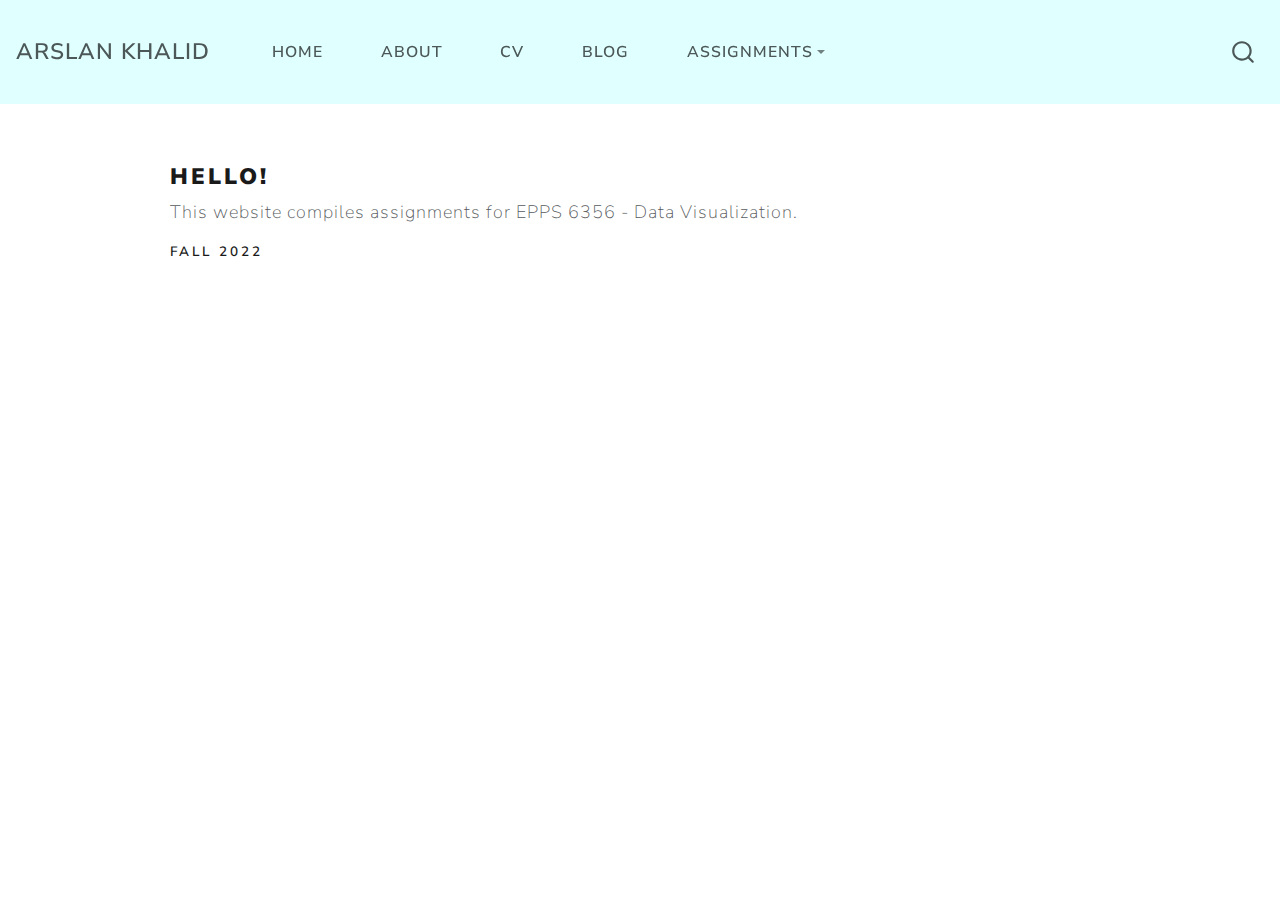
<file: index.html>
<!DOCTYPE html>
<html xmlns="http://www.w3.org/1999/xhtml" lang="en" xml:lang="en"><head>

<meta charset="utf-8">
<meta name="generator" content="quarto-1.1.189">

<meta name="viewport" content="width=device-width, initial-scale=1.0, user-scalable=yes">


<title>Arslan Khalid</title>
<style>
code{white-space: pre-wrap;}
span.smallcaps{font-variant: small-caps;}
div.columns{display: flex; gap: min(4vw, 1.5em);}
div.column{flex: auto; overflow-x: auto;}
div.hanging-indent{margin-left: 1.5em; text-indent: -1.5em;}
ul.task-list{list-style: none;}
ul.task-list li input[type="checkbox"] {
  width: 0.8em;
  margin: 0 0.8em 0.2em -1.6em;
  vertical-align: middle;
}
</style>


<script src="site_libs/quarto-nav/quarto-nav.js"></script>
<script src="site_libs/quarto-nav/headroom.min.js"></script>
<script src="site_libs/clipboard/clipboard.min.js"></script>
<script src="site_libs/quarto-search/autocomplete.umd.js"></script>
<script src="site_libs/quarto-search/fuse.min.js"></script>
<script src="site_libs/quarto-search/quarto-search.js"></script>
<meta name="quarto:offset" content="./">
<script src="site_libs/quarto-html/quarto.js"></script>
<script src="site_libs/quarto-html/popper.min.js"></script>
<script src="site_libs/quarto-html/tippy.umd.min.js"></script>
<script src="site_libs/quarto-html/anchor.min.js"></script>
<link href="site_libs/quarto-html/tippy.css" rel="stylesheet">
<link href="site_libs/quarto-html/quarto-syntax-highlighting.css" rel="stylesheet" id="quarto-text-highlighting-styles">
<script src="site_libs/bootstrap/bootstrap.min.js"></script>
<link href="site_libs/bootstrap/bootstrap-icons.css" rel="stylesheet">
<link href="site_libs/bootstrap/bootstrap.min.css" rel="stylesheet" id="quarto-bootstrap" data-mode="light">
<script id="quarto-search-options" type="application/json">{
  "location": "navbar",
  "copy-button": false,
  "collapse-after": 3,
  "panel-placement": "end",
  "type": "overlay",
  "limit": 20,
  "language": {
    "search-no-results-text": "No results",
    "search-matching-documents-text": "matching documents",
    "search-copy-link-title": "Copy link to search",
    "search-hide-matches-text": "Hide additional matches",
    "search-more-match-text": "more match in this document",
    "search-more-matches-text": "more matches in this document",
    "search-clear-button-title": "Clear",
    "search-detached-cancel-button-title": "Cancel",
    "search-submit-button-title": "Submit"
  }
}</script>


<link rel="stylesheet" href="styles.css">
</head>

<body class="nav-fixed">

<div id="quarto-search-results"></div>
  <header id="quarto-header" class="headroom fixed-top">
    <nav class="navbar navbar-expand-lg navbar-dark ">
      <div class="navbar-container container-fluid">
      <div class="navbar-brand-container">
    <a class="navbar-brand" href="./index.html">
    <span class="navbar-title">Arslan Khalid</span>
    </a>
  </div>
          <button class="navbar-toggler" type="button" data-bs-toggle="collapse" data-bs-target="#navbarCollapse" aria-controls="navbarCollapse" aria-expanded="false" aria-label="Toggle navigation" onclick="if (window.quartoToggleHeadroom) { window.quartoToggleHeadroom(); }">
  <span class="navbar-toggler-icon"></span>
</button>
          <div class="collapse navbar-collapse" id="navbarCollapse">
            <ul class="navbar-nav navbar-nav-scroll me-auto">
  <li class="nav-item">
    <a class="nav-link active" href="./index.html" aria-current="page">Home</a>
  </li>  
  <li class="nav-item">
    <a class="nav-link" href="./about.html">About</a>
  </li>  
  <li class="nav-item">
    <a class="nav-link" href="./CV_Arslan_Khalid_2022.pdf">CV</a>
  </li>  
  <li class="nav-item">
    <a class="nav-link" href="./blog_temp.html">Blog</a>
  </li>  
  <li class="nav-item dropdown ">
    <a class="nav-link dropdown-toggle" href="#" id="nav-menu-assignments" role="button" data-bs-toggle="dropdown" aria-expanded="false">Assignments</a>
    <ul class="dropdown-menu" aria-labelledby="nav-menu-assignments">    
        <li>
    <a class="dropdown-item" href="./assign01.html">
 <span class="dropdown-text">Assignment 1</span></a>
  </li>  
        <li>
    <a class="dropdown-item" href="./assign02.html">
 <span class="dropdown-text">Assignment 2</span></a>
  </li>  
        <li>
    <a class="dropdown-item" href="./assign03.html">
 <span class="dropdown-text">Assignment 3</span></a>
  </li>  
        <li>
    <a class="dropdown-item" href="./assign04.html">
 <span class="dropdown-text">Assignment 4</span></a>
  </li>  
        <li>
    <a class="dropdown-item" href="./assign05.html">
 <span class="dropdown-text">Assignment 5</span></a>
  </li>  
        <li>
    <a class="dropdown-item" href="./assign06.html">
 <span class="dropdown-text">Assignment 6</span></a>
  </li>  
    </ul>
  </li>
</ul>
              <div id="quarto-search" class="" title="Search"></div>
          </div> <!-- /navcollapse -->
      </div> <!-- /container-fluid -->
    </nav>
</header>
<!-- content -->
<div id="quarto-content" class="quarto-container page-columns page-rows-contents page-layout-article page-navbar">
<!-- sidebar -->
<!-- margin-sidebar -->
    <div id="quarto-margin-sidebar" class="sidebar margin-sidebar">
        
    </div>
<!-- main -->
<main class="content" id="quarto-document-content">



<section id="hello" class="level4">
<h4 class="anchored" data-anchor-id="hello"><strong>HELLO!</strong></h4>
<p>This website compiles assignments for EPPS 6356 - Data Visualization.</p>
<section id="fall-2022" class="level6">
<h6 class="anchored" data-anchor-id="fall-2022">Fall 2022</h6>


</section>
</section>

</main> <!-- /main -->
<script id="quarto-html-after-body" type="application/javascript">
window.document.addEventListener("DOMContentLoaded", function (event) {
  const toggleBodyColorMode = (bsSheetEl) => {
    const mode = bsSheetEl.getAttribute("data-mode");
    const bodyEl = window.document.querySelector("body");
    if (mode === "dark") {
      bodyEl.classList.add("quarto-dark");
      bodyEl.classList.remove("quarto-light");
    } else {
      bodyEl.classList.add("quarto-light");
      bodyEl.classList.remove("quarto-dark");
    }
  }
  const toggleBodyColorPrimary = () => {
    const bsSheetEl = window.document.querySelector("link#quarto-bootstrap");
    if (bsSheetEl) {
      toggleBodyColorMode(bsSheetEl);
    }
  }
  toggleBodyColorPrimary();  
  const icon = "";
  const anchorJS = new window.AnchorJS();
  anchorJS.options = {
    placement: 'right',
    icon: icon
  };
  anchorJS.add('.anchored');
  const clipboard = new window.ClipboardJS('.code-copy-button', {
    target: function(trigger) {
      return trigger.previousElementSibling;
    }
  });
  clipboard.on('success', function(e) {
    // button target
    const button = e.trigger;
    // don't keep focus
    button.blur();
    // flash "checked"
    button.classList.add('code-copy-button-checked');
    var currentTitle = button.getAttribute("title");
    button.setAttribute("title", "Copied!");
    setTimeout(function() {
      button.setAttribute("title", currentTitle);
      button.classList.remove('code-copy-button-checked');
    }, 1000);
    // clear code selection
    e.clearSelection();
  });
  function tippyHover(el, contentFn) {
    const config = {
      allowHTML: true,
      content: contentFn,
      maxWidth: 500,
      delay: 100,
      arrow: false,
      appendTo: function(el) {
          return el.parentElement;
      },
      interactive: true,
      interactiveBorder: 10,
      theme: 'quarto',
      placement: 'bottom-start'
    };
    window.tippy(el, config); 
  }
  const noterefs = window.document.querySelectorAll('a[role="doc-noteref"]');
  for (var i=0; i<noterefs.length; i++) {
    const ref = noterefs[i];
    tippyHover(ref, function() {
      // use id or data attribute instead here
      let href = ref.getAttribute('data-footnote-href') || ref.getAttribute('href');
      try { href = new URL(href).hash; } catch {}
      const id = href.replace(/^#\/?/, "");
      const note = window.document.getElementById(id);
      return note.innerHTML;
    });
  }
  var bibliorefs = window.document.querySelectorAll('a[role="doc-biblioref"]');
  for (var i=0; i<bibliorefs.length; i++) {
    const ref = bibliorefs[i];
    const cites = ref.parentNode.getAttribute('data-cites').split(' ');
    tippyHover(ref, function() {
      var popup = window.document.createElement('div');
      cites.forEach(function(cite) {
        var citeDiv = window.document.createElement('div');
        citeDiv.classList.add('hanging-indent');
        citeDiv.classList.add('csl-entry');
        var biblioDiv = window.document.getElementById('ref-' + cite);
        if (biblioDiv) {
          citeDiv.innerHTML = biblioDiv.innerHTML;
        }
        popup.appendChild(citeDiv);
      });
      return popup.innerHTML;
    });
  }
});
</script>
</div> <!-- /content -->



</body></html>
</file>
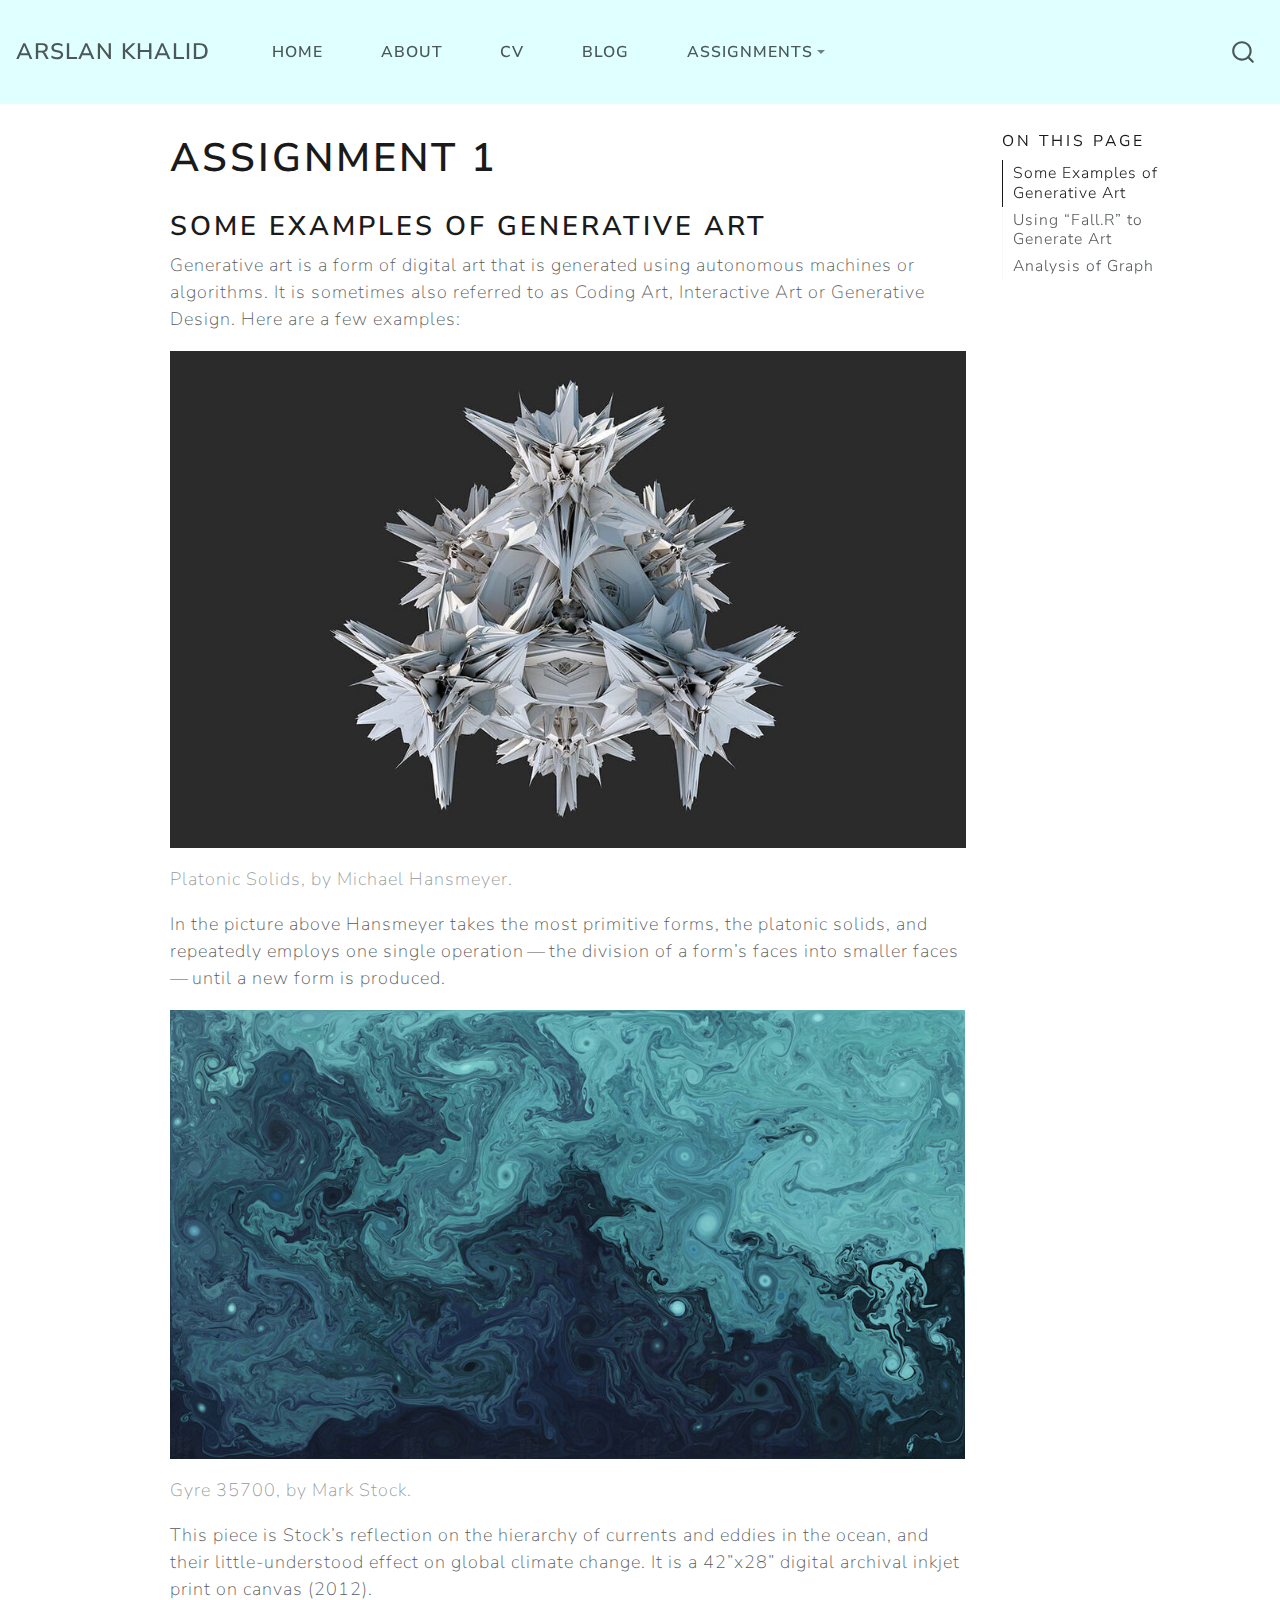
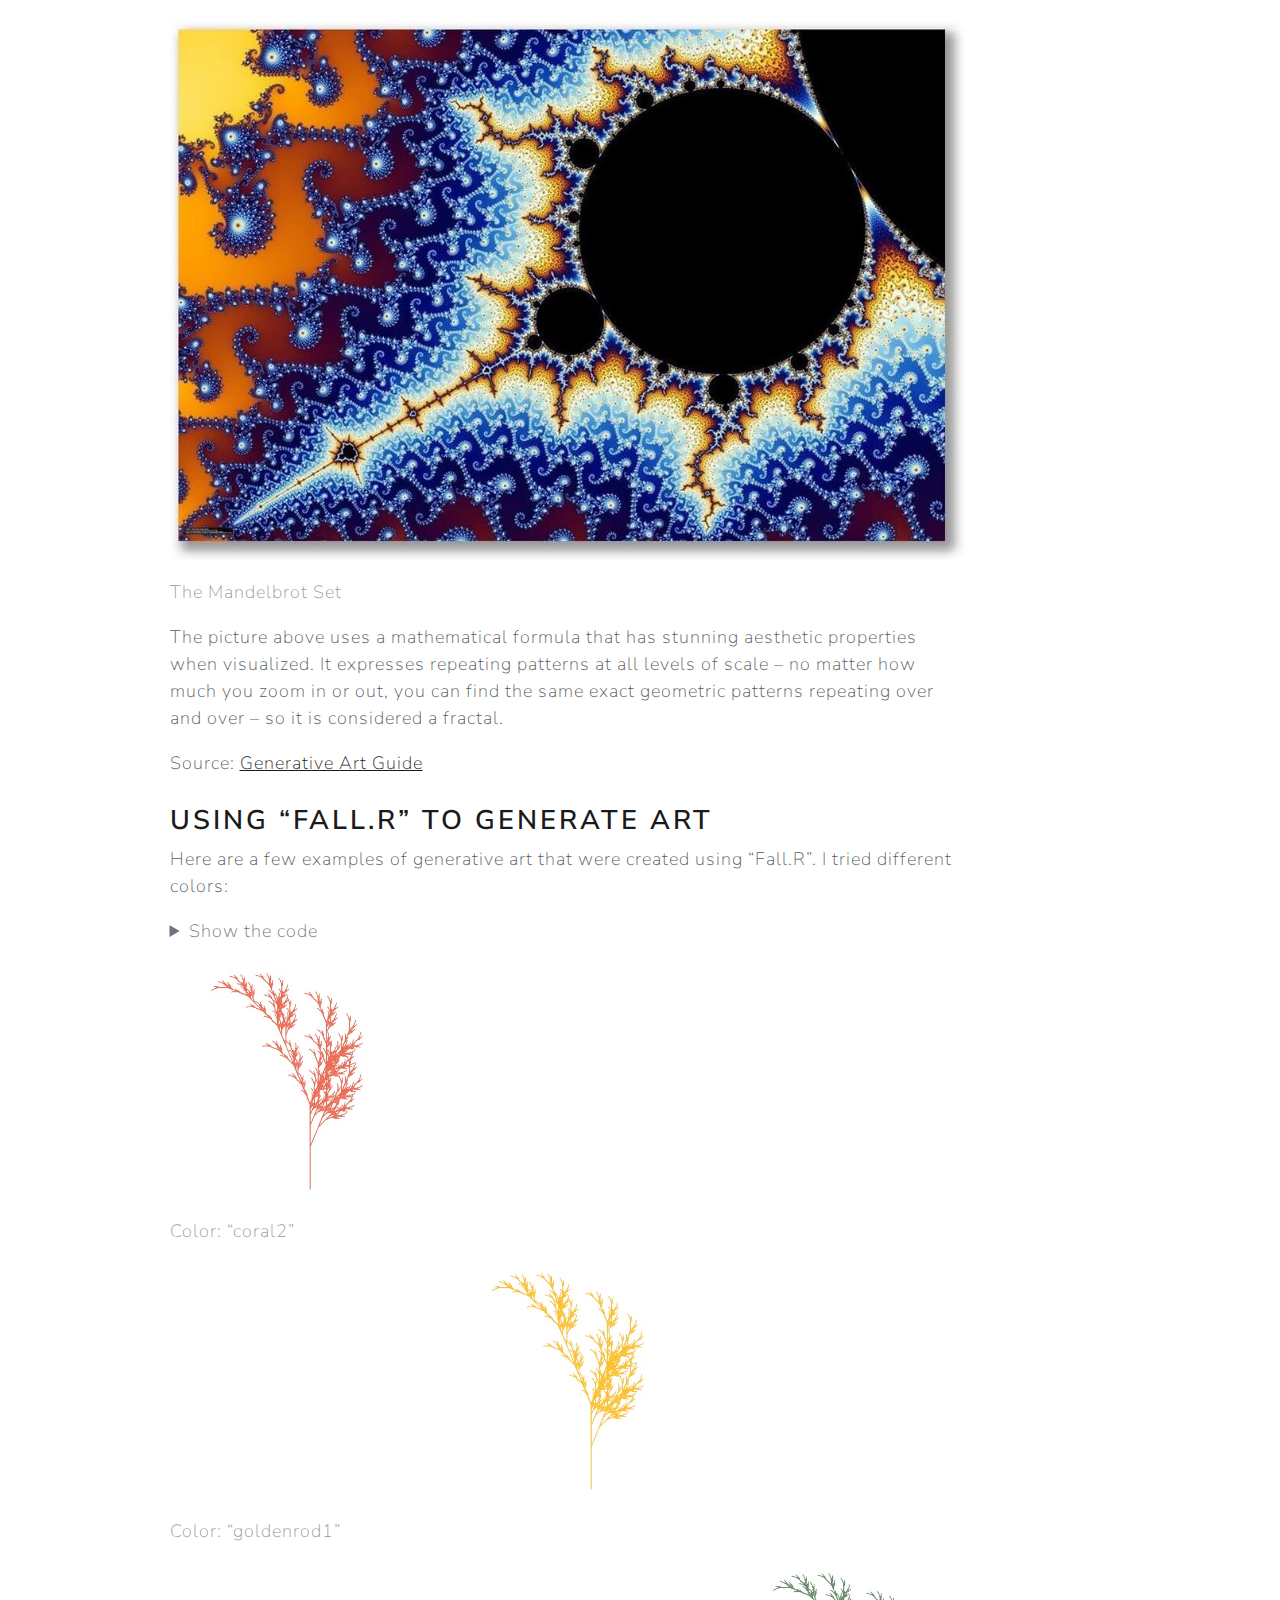
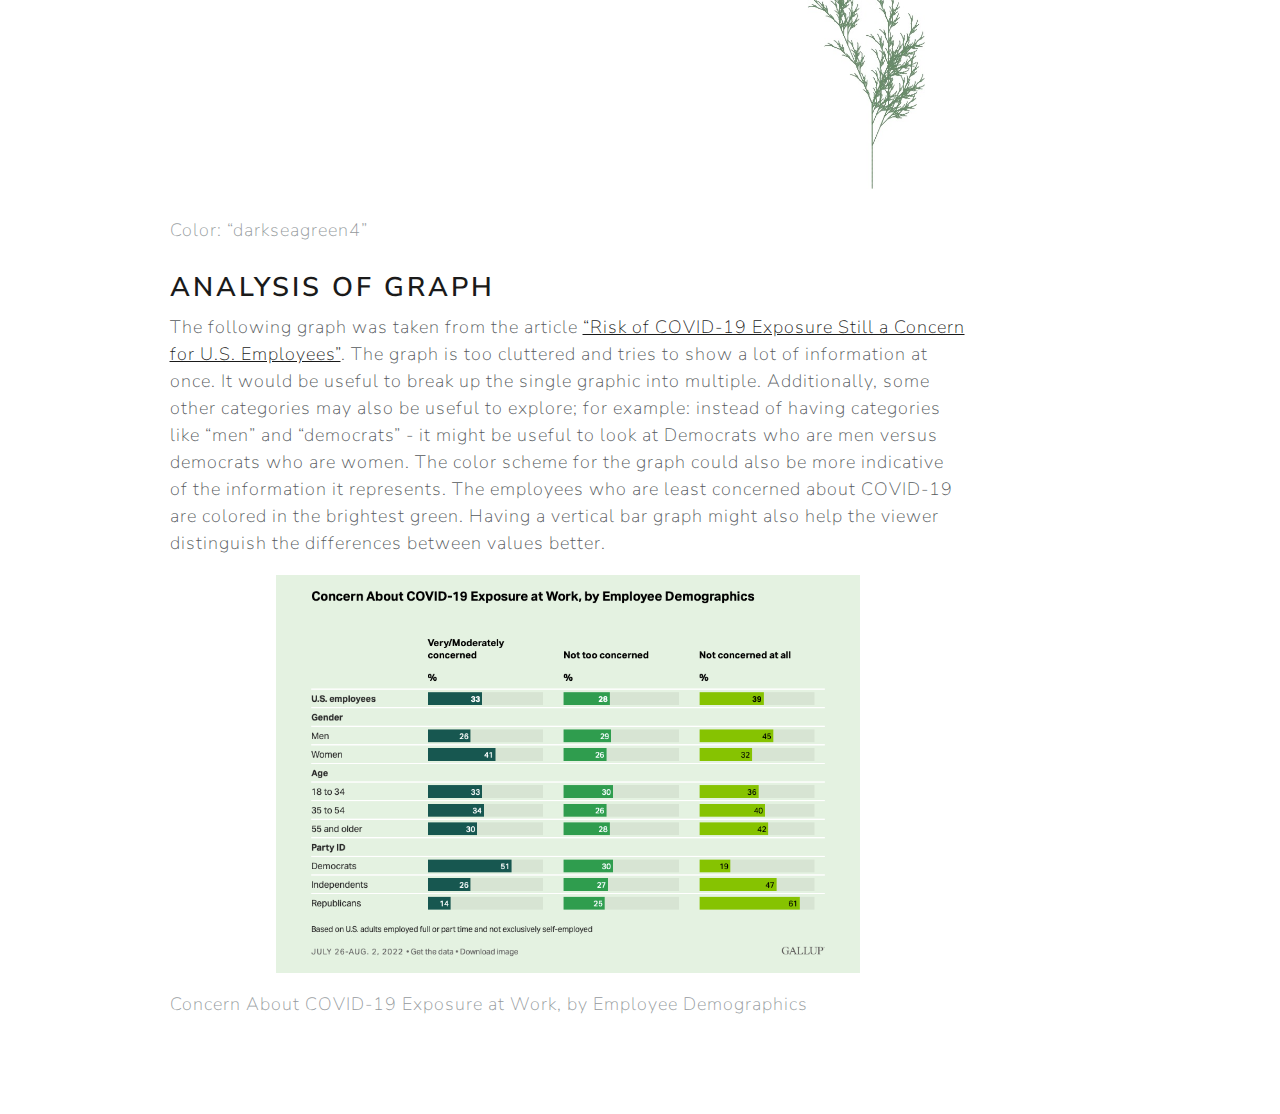
<file: assign01 2.html>
<!DOCTYPE html>
<html xmlns="http://www.w3.org/1999/xhtml" lang="en" xml:lang="en"><head>

<meta charset="utf-8">
<meta name="generator" content="quarto-1.1.189">

<meta name="viewport" content="width=device-width, initial-scale=1.0, user-scalable=yes">


<title>Arslan Khalid - Assignment 1</title>
<style>
code{white-space: pre-wrap;}
span.smallcaps{font-variant: small-caps;}
div.columns{display: flex; gap: min(4vw, 1.5em);}
div.column{flex: auto; overflow-x: auto;}
div.hanging-indent{margin-left: 1.5em; text-indent: -1.5em;}
ul.task-list{list-style: none;}
ul.task-list li input[type="checkbox"] {
  width: 0.8em;
  margin: 0 0.8em 0.2em -1.6em;
  vertical-align: middle;
}
pre > code.sourceCode { white-space: pre; position: relative; }
pre > code.sourceCode > span { display: inline-block; line-height: 1.25; }
pre > code.sourceCode > span:empty { height: 1.2em; }
.sourceCode { overflow: visible; }
code.sourceCode > span { color: inherit; text-decoration: inherit; }
div.sourceCode { margin: 1em 0; }
pre.sourceCode { margin: 0; }
@media screen {
div.sourceCode { overflow: auto; }
}
@media print {
pre > code.sourceCode { white-space: pre-wrap; }
pre > code.sourceCode > span { text-indent: -5em; padding-left: 5em; }
}
pre.numberSource code
  { counter-reset: source-line 0; }
pre.numberSource code > span
  { position: relative; left: -4em; counter-increment: source-line; }
pre.numberSource code > span > a:first-child::before
  { content: counter(source-line);
    position: relative; left: -1em; text-align: right; vertical-align: baseline;
    border: none; display: inline-block;
    -webkit-touch-callout: none; -webkit-user-select: none;
    -khtml-user-select: none; -moz-user-select: none;
    -ms-user-select: none; user-select: none;
    padding: 0 4px; width: 4em;
    color: #aaaaaa;
  }
pre.numberSource { margin-left: 3em; border-left: 1px solid #aaaaaa;  padding-left: 4px; }
div.sourceCode
  {   }
@media screen {
pre > code.sourceCode > span > a:first-child::before { text-decoration: underline; }
}
code span.al { color: #ff0000; font-weight: bold; } /* Alert */
code span.an { color: #60a0b0; font-weight: bold; font-style: italic; } /* Annotation */
code span.at { color: #7d9029; } /* Attribute */
code span.bn { color: #40a070; } /* BaseN */
code span.bu { color: #008000; } /* BuiltIn */
code span.cf { color: #007020; font-weight: bold; } /* ControlFlow */
code span.ch { color: #4070a0; } /* Char */
code span.cn { color: #880000; } /* Constant */
code span.co { color: #60a0b0; font-style: italic; } /* Comment */
code span.cv { color: #60a0b0; font-weight: bold; font-style: italic; } /* CommentVar */
code span.do { color: #ba2121; font-style: italic; } /* Documentation */
code span.dt { color: #902000; } /* DataType */
code span.dv { color: #40a070; } /* DecVal */
code span.er { color: #ff0000; font-weight: bold; } /* Error */
code span.ex { } /* Extension */
code span.fl { color: #40a070; } /* Float */
code span.fu { color: #06287e; } /* Function */
code span.im { color: #008000; font-weight: bold; } /* Import */
code span.in { color: #60a0b0; font-weight: bold; font-style: italic; } /* Information */
code span.kw { color: #007020; font-weight: bold; } /* Keyword */
code span.op { color: #666666; } /* Operator */
code span.ot { color: #007020; } /* Other */
code span.pp { color: #bc7a00; } /* Preprocessor */
code span.sc { color: #4070a0; } /* SpecialChar */
code span.ss { color: #bb6688; } /* SpecialString */
code span.st { color: #4070a0; } /* String */
code span.va { color: #19177c; } /* Variable */
code span.vs { color: #4070a0; } /* VerbatimString */
code span.wa { color: #60a0b0; font-weight: bold; font-style: italic; } /* Warning */
</style>


<script src="site_libs/quarto-nav/quarto-nav.js"></script>
<script src="site_libs/quarto-nav/headroom.min.js"></script>
<script src="site_libs/clipboard/clipboard.min.js"></script>
<script src="site_libs/quarto-search/autocomplete.umd.js"></script>
<script src="site_libs/quarto-search/fuse.min.js"></script>
<script src="site_libs/quarto-search/quarto-search.js"></script>
<meta name="quarto:offset" content="./">
<script src="site_libs/quarto-html/quarto.js"></script>
<script src="site_libs/quarto-html/popper.min.js"></script>
<script src="site_libs/quarto-html/tippy.umd.min.js"></script>
<script src="site_libs/quarto-html/anchor.min.js"></script>
<link href="site_libs/quarto-html/tippy.css" rel="stylesheet">
<link href="site_libs/quarto-html/quarto-syntax-highlighting.css" rel="stylesheet" id="quarto-text-highlighting-styles">
<script src="site_libs/bootstrap/bootstrap.min.js"></script>
<link href="site_libs/bootstrap/bootstrap-icons.css" rel="stylesheet">
<link href="site_libs/bootstrap/bootstrap.min.css" rel="stylesheet" id="quarto-bootstrap" data-mode="light">
<script id="quarto-search-options" type="application/json">{
  "location": "navbar",
  "copy-button": false,
  "collapse-after": 3,
  "panel-placement": "end",
  "type": "overlay",
  "limit": 20,
  "language": {
    "search-no-results-text": "No results",
    "search-matching-documents-text": "matching documents",
    "search-copy-link-title": "Copy link to search",
    "search-hide-matches-text": "Hide additional matches",
    "search-more-match-text": "more match in this document",
    "search-more-matches-text": "more matches in this document",
    "search-clear-button-title": "Clear",
    "search-detached-cancel-button-title": "Cancel",
    "search-submit-button-title": "Submit"
  }
}</script>


<link rel="stylesheet" href="styles.css">
</head>

<body class="nav-fixed">

<div id="quarto-search-results"></div>
  <header id="quarto-header" class="headroom fixed-top">
    <nav class="navbar navbar-expand-lg navbar-dark ">
      <div class="navbar-container container-fluid">
      <div class="navbar-brand-container">
    <a class="navbar-brand" href="./index.html">
    <span class="navbar-title">Arslan Khalid</span>
    </a>
  </div>
          <button class="navbar-toggler" type="button" data-bs-toggle="collapse" data-bs-target="#navbarCollapse" aria-controls="navbarCollapse" aria-expanded="false" aria-label="Toggle navigation" onclick="if (window.quartoToggleHeadroom) { window.quartoToggleHeadroom(); }">
  <span class="navbar-toggler-icon"></span>
</button>
          <div class="collapse navbar-collapse" id="navbarCollapse">
            <ul class="navbar-nav navbar-nav-scroll me-auto">
  <li class="nav-item">
    <a class="nav-link" href="./index.html">Home</a>
  </li>  
  <li class="nav-item">
    <a class="nav-link" href="./about.html">About</a>
  </li>  
  <li class="nav-item">
    <a class="nav-link" href="./CV_Arslan_Khalid_2022.pdf">CV</a>
  </li>  
  <li class="nav-item">
    <a class="nav-link" href="./blog_temp.html">Blog</a>
  </li>  
  <li class="nav-item dropdown ">
    <a class="nav-link dropdown-toggle" href="#" id="nav-menu-assignments" role="button" data-bs-toggle="dropdown" aria-expanded="false">Assignments</a>
    <ul class="dropdown-menu" aria-labelledby="nav-menu-assignments">    
        <li>
    <a class="dropdown-item" href="./assign01.html">
 <span class="dropdown-text">Assignment 1</span></a>
  </li>  
        <li>
    <a class="dropdown-item" href="./assign02.html">
 <span class="dropdown-text">Assignment 2</span></a>
  </li>  
        <li>
    <a class="dropdown-item" href="./assign03.html">
 <span class="dropdown-text">Assignment 3</span></a>
  </li>  
    </ul>
  </li>
</ul>
              <div id="quarto-search" class="" title="Search"></div>
          </div> <!-- /navcollapse -->
      </div> <!-- /container-fluid -->
    </nav>
</header>
<!-- content -->
<div id="quarto-content" class="quarto-container page-columns page-rows-contents page-layout-article page-navbar">
<!-- sidebar -->
<!-- margin-sidebar -->
    <div id="quarto-margin-sidebar" class="sidebar margin-sidebar">
        <nav id="TOC" role="doc-toc" class="toc-active">
    <h2 id="toc-title">On this page</h2>
   
  <ul>
  <li><a href="#some-examples-of-generative-art" id="toc-some-examples-of-generative-art" class="nav-link active" data-scroll-target="#some-examples-of-generative-art">Some Examples of Generative Art</a></li>
  <li><a href="#using-fall.r-to-generate-art" id="toc-using-fall.r-to-generate-art" class="nav-link" data-scroll-target="#using-fall.r-to-generate-art">Using “Fall.R” to Generate Art</a></li>
  <li><a href="#analysis-of-graph" id="toc-analysis-of-graph" class="nav-link" data-scroll-target="#analysis-of-graph">Analysis of Graph</a></li>
  </ul>
</nav>
    </div>
<!-- main -->
<main class="content" id="quarto-document-content">

<header id="title-block-header" class="quarto-title-block default">
<div class="quarto-title">
<h1 class="title">Assignment 1</h1>
</div>



<div class="quarto-title-meta">

    
    
  </div>
  

</header>

<section id="some-examples-of-generative-art" class="level3">
<h3 class="anchored" data-anchor-id="some-examples-of-generative-art">Some Examples of Generative Art</h3>
<p>Generative art is a form of digital art that is generated using autonomous machines or algorithms. It is sometimes also referred to as Coding Art, Interactive Art or Generative Design. Here are a few examples:</p>
<div class="quarto-figure quarto-figure-left">
<figure class="figure">
<p><img src="images/Platonic+Solids+Generative+Art+by+Michael+Hansmeyer.jpeg" class="img-fluid figure-img"></p>
<p></p><figcaption class="figure-caption">Platonic Solids, by Michael Hansmeyer.</figcaption><p></p>
</figure>
</div>
<p>In the picture above Hansmeyer takes the most primitive forms, the platonic solids, and repeatedly employs one single operation — the division of a form’s faces into smaller faces — until a new form is produced.</p>
<div class="quarto-figure quarto-figure-left">
<figure class="figure">
<p><img src="images/Generative+Art+by+Mark+Stock+-+Gyre+35700.jpeg" class="img-fluid figure-img"></p>
<p></p><figcaption class="figure-caption">Gyre 35700, by Mark Stock.</figcaption><p></p>
</figure>
</div>
<p>This piece is Stock’s reflection on the hierarchy of currents and eddies in the ocean, and their little-understood effect on global climate change. It is a 42”x28” digital archival inkjet print on canvas (2012).</p>
<div class="quarto-figure quarto-figure-left">
<figure class="figure">
<p><img src="images/Mandelbrot+Set.jpeg" class="img-fluid figure-img"></p>
<p></p><figcaption class="figure-caption">The Mandelbrot Set</figcaption><p></p>
</figure>
</div>
<p>The picture above uses a mathematical formula that has stunning aesthetic properties when visualized. It expresses repeating patterns at all levels of scale – no matter how much you zoom in or out, you can find the same exact geometric patterns repeating over and over – so it is considered a fractal.</p>
<p>Source: <a href="https://aiartists.org/generative-art-design">Generative Art Guide</a></p>
</section>
<section id="using-fall.r-to-generate-art" class="level3">
<h3 class="anchored" data-anchor-id="using-fall.r-to-generate-art">Using “Fall.R” to Generate Art</h3>
<p>Here are a few examples of generative art that were created using “Fall.R”. I tried different colors:</p>
<div class="cell">
<details>
<summary>Show the code</summary>
<div class="sourceCode cell-code" id="cb1"><pre class="sourceCode r code-with-copy"><code class="sourceCode r"><span id="cb1-1"><a href="#cb1-1" aria-hidden="true" tabindex="-1"></a><span class="co"># Install packages</span></span>
<span id="cb1-2"><a href="#cb1-2" aria-hidden="true" tabindex="-1"></a></span>
<span id="cb1-3"><a href="#cb1-3" aria-hidden="true" tabindex="-1"></a><span class="fu">install.packages</span>(<span class="st">"gsubfn"</span>)</span>
<span id="cb1-4"><a href="#cb1-4" aria-hidden="true" tabindex="-1"></a><span class="fu">install.packages</span>(<span class="st">"tidyverse"</span>)</span>
<span id="cb1-5"><a href="#cb1-5" aria-hidden="true" tabindex="-1"></a><span class="fu">library</span>(gsubfn)</span>
<span id="cb1-6"><a href="#cb1-6" aria-hidden="true" tabindex="-1"></a><span class="fu">library</span>(tidyverse)</span>
<span id="cb1-7"><a href="#cb1-7" aria-hidden="true" tabindex="-1"></a></span>
<span id="cb1-8"><a href="#cb1-8" aria-hidden="true" tabindex="-1"></a><span class="co"># Define elements in plant art</span></span>
<span id="cb1-9"><a href="#cb1-9" aria-hidden="true" tabindex="-1"></a><span class="co"># Each image corresponds to a different axiom, rules, angle and depth</span></span>
<span id="cb1-10"><a href="#cb1-10" aria-hidden="true" tabindex="-1"></a></span>
<span id="cb1-11"><a href="#cb1-11" aria-hidden="true" tabindex="-1"></a><span class="co"># Leaf of Fall</span></span>
<span id="cb1-12"><a href="#cb1-12" aria-hidden="true" tabindex="-1"></a></span>
<span id="cb1-13"><a href="#cb1-13" aria-hidden="true" tabindex="-1"></a>axiom<span class="ot">=</span><span class="st">"X"</span></span>
<span id="cb1-14"><a href="#cb1-14" aria-hidden="true" tabindex="-1"></a>rules<span class="ot">=</span><span class="fu">list</span>(<span class="st">"X"</span><span class="ot">=</span><span class="st">"F-[[X]+X]+F[+FX]-X"</span>, <span class="st">"F"</span><span class="ot">=</span><span class="st">"FF"</span>)</span>
<span id="cb1-15"><a href="#cb1-15" aria-hidden="true" tabindex="-1"></a>angle<span class="ot">=</span><span class="fl">22.5</span></span>
<span id="cb1-16"><a href="#cb1-16" aria-hidden="true" tabindex="-1"></a>depth<span class="ot">=</span><span class="dv">6</span></span>
<span id="cb1-17"><a href="#cb1-17" aria-hidden="true" tabindex="-1"></a></span>
<span id="cb1-18"><a href="#cb1-18" aria-hidden="true" tabindex="-1"></a></span>
<span id="cb1-19"><a href="#cb1-19" aria-hidden="true" tabindex="-1"></a><span class="cf">for</span> (i <span class="cf">in</span> <span class="dv">1</span><span class="sc">:</span>depth) axiom<span class="ot">=</span><span class="fu">gsubfn</span>(<span class="st">"."</span>, rules, axiom)</span>
<span id="cb1-20"><a href="#cb1-20" aria-hidden="true" tabindex="-1"></a></span>
<span id="cb1-21"><a href="#cb1-21" aria-hidden="true" tabindex="-1"></a>actions<span class="ot">=</span><span class="fu">str_extract_all</span>(axiom, <span class="st">"</span><span class="sc">\\</span><span class="st">d*</span><span class="sc">\\</span><span class="st">+|</span><span class="sc">\\</span><span class="st">d*</span><span class="sc">\\</span><span class="st">-|F|L|R|</span><span class="sc">\\</span><span class="st">[|</span><span class="sc">\\</span><span class="st">]|</span><span class="sc">\\</span><span class="st">|"</span>) <span class="sc">%&gt;%</span> unlist</span>
<span id="cb1-22"><a href="#cb1-22" aria-hidden="true" tabindex="-1"></a></span>
<span id="cb1-23"><a href="#cb1-23" aria-hidden="true" tabindex="-1"></a>status<span class="ot">=</span><span class="fu">data.frame</span>(<span class="at">x=</span><span class="fu">numeric</span>(<span class="dv">0</span>), <span class="at">y=</span><span class="fu">numeric</span>(<span class="dv">0</span>), <span class="at">alfa=</span><span class="fu">numeric</span>(<span class="dv">0</span>))</span>
<span id="cb1-24"><a href="#cb1-24" aria-hidden="true" tabindex="-1"></a>points<span class="ot">=</span><span class="fu">data.frame</span>(<span class="at">x1 =</span> <span class="dv">0</span>, <span class="at">y1 =</span> <span class="dv">0</span>, <span class="at">x2 =</span> <span class="cn">NA</span>, <span class="at">y2 =</span> <span class="cn">NA</span>, <span class="at">alfa=</span><span class="dv">90</span>, <span class="at">depth=</span><span class="dv">1</span>)</span>
<span id="cb1-25"><a href="#cb1-25" aria-hidden="true" tabindex="-1"></a></span>
<span id="cb1-26"><a href="#cb1-26" aria-hidden="true" tabindex="-1"></a><span class="co"># Generating data</span></span>
<span id="cb1-27"><a href="#cb1-27" aria-hidden="true" tabindex="-1"></a><span class="co"># Note: may take a minute or two</span></span>
<span id="cb1-28"><a href="#cb1-28" aria-hidden="true" tabindex="-1"></a></span>
<span id="cb1-29"><a href="#cb1-29" aria-hidden="true" tabindex="-1"></a><span class="cf">for</span> (action <span class="cf">in</span> actions)</span>
<span id="cb1-30"><a href="#cb1-30" aria-hidden="true" tabindex="-1"></a>{</span>
<span id="cb1-31"><a href="#cb1-31" aria-hidden="true" tabindex="-1"></a>  <span class="cf">if</span> (action<span class="sc">==</span><span class="st">"F"</span>)</span>
<span id="cb1-32"><a href="#cb1-32" aria-hidden="true" tabindex="-1"></a>  {</span>
<span id="cb1-33"><a href="#cb1-33" aria-hidden="true" tabindex="-1"></a>    x<span class="ot">=</span>points[<span class="dv">1</span>, <span class="st">"x1"</span>]<span class="sc">+</span><span class="fu">cos</span>(points[<span class="dv">1</span>, <span class="st">"alfa"</span>]<span class="sc">*</span>(pi<span class="sc">/</span><span class="dv">180</span>))</span>
<span id="cb1-34"><a href="#cb1-34" aria-hidden="true" tabindex="-1"></a>    y<span class="ot">=</span>points[<span class="dv">1</span>, <span class="st">"y1"</span>]<span class="sc">+</span><span class="fu">sin</span>(points[<span class="dv">1</span>, <span class="st">"alfa"</span>]<span class="sc">*</span>(pi<span class="sc">/</span><span class="dv">180</span>))</span>
<span id="cb1-35"><a href="#cb1-35" aria-hidden="true" tabindex="-1"></a>    points[<span class="dv">1</span>,<span class="st">"x2"</span>]<span class="ot">=</span>x</span>
<span id="cb1-36"><a href="#cb1-36" aria-hidden="true" tabindex="-1"></a>    points[<span class="dv">1</span>,<span class="st">"y2"</span>]<span class="ot">=</span>y</span>
<span id="cb1-37"><a href="#cb1-37" aria-hidden="true" tabindex="-1"></a>    <span class="fu">data.frame</span>(<span class="at">x1 =</span> x, <span class="at">y1 =</span> y, <span class="at">x2 =</span> <span class="cn">NA</span>, <span class="at">y2 =</span> <span class="cn">NA</span>,</span>
<span id="cb1-38"><a href="#cb1-38" aria-hidden="true" tabindex="-1"></a>               <span class="at">alfa=</span>points[<span class="dv">1</span>, <span class="st">"alfa"</span>],</span>
<span id="cb1-39"><a href="#cb1-39" aria-hidden="true" tabindex="-1"></a>               <span class="at">depth=</span>points[<span class="dv">1</span>,<span class="st">"depth"</span>]) <span class="sc">%&gt;%</span> <span class="fu">rbind</span>(points)<span class="ot">-&gt;</span>points</span>
<span id="cb1-40"><a href="#cb1-40" aria-hidden="true" tabindex="-1"></a>  }</span>
<span id="cb1-41"><a href="#cb1-41" aria-hidden="true" tabindex="-1"></a>  <span class="cf">if</span> (action <span class="sc">%in%</span> <span class="fu">c</span>(<span class="st">"+"</span>, <span class="st">"-"</span>)){</span>
<span id="cb1-42"><a href="#cb1-42" aria-hidden="true" tabindex="-1"></a>    alfa<span class="ot">=</span>points[<span class="dv">1</span>, <span class="st">"alfa"</span>]</span>
<span id="cb1-43"><a href="#cb1-43" aria-hidden="true" tabindex="-1"></a>    points[<span class="dv">1</span>, <span class="st">"alfa"</span>]<span class="ot">=</span><span class="fu">eval</span>(<span class="fu">parse</span>(<span class="at">text=</span><span class="fu">paste0</span>(<span class="st">"alfa"</span>,action, angle)))</span>
<span id="cb1-44"><a href="#cb1-44" aria-hidden="true" tabindex="-1"></a>  }</span>
<span id="cb1-45"><a href="#cb1-45" aria-hidden="true" tabindex="-1"></a>  <span class="cf">if</span>(action<span class="sc">==</span><span class="st">"["</span>){</span>
<span id="cb1-46"><a href="#cb1-46" aria-hidden="true" tabindex="-1"></a>    <span class="fu">data.frame</span>(<span class="at">x=</span>points[<span class="dv">1</span>, <span class="st">"x1"</span>], <span class="at">y=</span>points[<span class="dv">1</span>, <span class="st">"y1"</span>], <span class="at">alfa=</span>points[<span class="dv">1</span>, <span class="st">"alfa"</span>]) <span class="sc">%&gt;%</span></span>
<span id="cb1-47"><a href="#cb1-47" aria-hidden="true" tabindex="-1"></a>      <span class="fu">rbind</span>(status) <span class="ot">-&gt;</span> status</span>
<span id="cb1-48"><a href="#cb1-48" aria-hidden="true" tabindex="-1"></a>    points[<span class="dv">1</span>, <span class="st">"depth"</span>]<span class="ot">=</span>points[<span class="dv">1</span>, <span class="st">"depth"</span>]<span class="sc">+</span><span class="dv">1</span></span>
<span id="cb1-49"><a href="#cb1-49" aria-hidden="true" tabindex="-1"></a>  }</span>
<span id="cb1-50"><a href="#cb1-50" aria-hidden="true" tabindex="-1"></a>  </span>
<span id="cb1-51"><a href="#cb1-51" aria-hidden="true" tabindex="-1"></a>  <span class="cf">if</span>(action<span class="sc">==</span><span class="st">"]"</span>){</span>
<span id="cb1-52"><a href="#cb1-52" aria-hidden="true" tabindex="-1"></a>    depth<span class="ot">=</span>points[<span class="dv">1</span>, <span class="st">"depth"</span>]</span>
<span id="cb1-53"><a href="#cb1-53" aria-hidden="true" tabindex="-1"></a>    points[<span class="sc">-</span><span class="dv">1</span>,]<span class="ot">-&gt;</span>points</span>
<span id="cb1-54"><a href="#cb1-54" aria-hidden="true" tabindex="-1"></a>    <span class="fu">data.frame</span>(<span class="at">x1=</span>status[<span class="dv">1</span>, <span class="st">"x"</span>], <span class="at">y1=</span>status[<span class="dv">1</span>, <span class="st">"y"</span>], <span class="at">x2=</span><span class="cn">NA</span>, <span class="at">y2=</span><span class="cn">NA</span>,</span>
<span id="cb1-55"><a href="#cb1-55" aria-hidden="true" tabindex="-1"></a>               <span class="at">alfa=</span>status[<span class="dv">1</span>, <span class="st">"alfa"</span>],</span>
<span id="cb1-56"><a href="#cb1-56" aria-hidden="true" tabindex="-1"></a>               <span class="at">depth=</span>depth<span class="dv">-1</span>) <span class="sc">%&gt;%</span></span>
<span id="cb1-57"><a href="#cb1-57" aria-hidden="true" tabindex="-1"></a>      <span class="fu">rbind</span>(points) <span class="ot">-&gt;</span> points</span>
<span id="cb1-58"><a href="#cb1-58" aria-hidden="true" tabindex="-1"></a>    status[<span class="sc">-</span><span class="dv">1</span>,]<span class="ot">-&gt;</span>status</span>
<span id="cb1-59"><a href="#cb1-59" aria-hidden="true" tabindex="-1"></a>  }</span>
<span id="cb1-60"><a href="#cb1-60" aria-hidden="true" tabindex="-1"></a>}</span>
<span id="cb1-61"><a href="#cb1-61" aria-hidden="true" tabindex="-1"></a></span>
<span id="cb1-62"><a href="#cb1-62" aria-hidden="true" tabindex="-1"></a><span class="fu">ggplot</span>() <span class="sc">+</span></span>
<span id="cb1-63"><a href="#cb1-63" aria-hidden="true" tabindex="-1"></a>  <span class="fu">geom_segment</span>(<span class="fu">aes</span>(<span class="at">x =</span> x1, <span class="at">y =</span> y1, <span class="at">xend =</span> x2, <span class="at">yend =</span> y2),</span>
<span id="cb1-64"><a href="#cb1-64" aria-hidden="true" tabindex="-1"></a>               <span class="at">lineend =</span> <span class="st">"round"</span>,</span>
<span id="cb1-65"><a href="#cb1-65" aria-hidden="true" tabindex="-1"></a>               <span class="at">color=</span><span class="st">"aliceblue"</span>, <span class="co"># Set your own Fall color?</span></span>
<span id="cb1-66"><a href="#cb1-66" aria-hidden="true" tabindex="-1"></a>               <span class="at">data=</span><span class="fu">na.omit</span>(points)) <span class="sc">+</span></span>
<span id="cb1-67"><a href="#cb1-67" aria-hidden="true" tabindex="-1"></a>  <span class="fu">coord_fixed</span>(<span class="at">ratio =</span> <span class="dv">1</span>) <span class="sc">+</span></span>
<span id="cb1-68"><a href="#cb1-68" aria-hidden="true" tabindex="-1"></a>  <span class="fu">theme_void</span>() <span class="co"># No grid nor axes</span></span></code><button title="Copy to Clipboard" class="code-copy-button"><i class="bi"></i></button></pre></div>
</details>
</div>
<div class="quarto-figure quarto-figure-left">
<figure class="figure">
<p><img src="images/coral2.jpeg" class="img-fluid figure-img" width="234"></p>
<p></p><figcaption class="figure-caption">Color: “coral2”</figcaption><p></p>
</figure>
</div>
<div class="quarto-figure quarto-figure-center">
<figure class="figure">
<p><img src="images/Goldenrod1.jpeg" class="img-fluid figure-img" width="234"></p>
<p></p><figcaption class="figure-caption">Color: “goldenrod1”</figcaption><p></p>
</figure>
</div>
<div class="quarto-figure quarto-figure-right">
<figure class="figure">
<p><img src="images/darkseagreen4.jpeg" class="img-fluid figure-img" width="234"></p>
<p></p><figcaption class="figure-caption">Color: “darkseagreen4”</figcaption><p></p>
</figure>
</div>
</section>
<section id="analysis-of-graph" class="level3">
<h3 class="anchored" data-anchor-id="analysis-of-graph">Analysis of Graph</h3>
<p>The following graph was taken from the article <a href="https://news.gallup.com/poll/400904/risk-covid-exposure-concern-employees.aspx">“Risk of COVID-19 Exposure Still a Concern for U.S. Employees”</a>. The graph is too cluttered and tries to show a lot of information at once. It would be useful to break up the single graphic into multiple. Additionally, some other categories may also be useful to explore; for example: instead of having categories like “men” and “democrats” - it might be useful to look at Democrats who are men versus democrats who are women. The color scheme for the graph could also be more indicative of the information it represents. The employees who are least concerned about COVID-19 are colored in the brightest green. Having a vertical bar graph might also help the viewer distinguish the differences between values better.</p>
<div class="quarto-figure quarto-figure-center">
<figure class="figure">
<p><img src="images/Screen%20Shot%202022-09-13%20at%2012.38.22%20PM.png" class="img-fluid figure-img" width="584"></p>
<p></p><figcaption class="figure-caption">Concern About COVID-19 Exposure at Work, by Employee Demographics</figcaption><p></p>
</figure>
</div>


</section>

</main> <!-- /main -->
<script id="quarto-html-after-body" type="application/javascript">
window.document.addEventListener("DOMContentLoaded", function (event) {
  const toggleBodyColorMode = (bsSheetEl) => {
    const mode = bsSheetEl.getAttribute("data-mode");
    const bodyEl = window.document.querySelector("body");
    if (mode === "dark") {
      bodyEl.classList.add("quarto-dark");
      bodyEl.classList.remove("quarto-light");
    } else {
      bodyEl.classList.add("quarto-light");
      bodyEl.classList.remove("quarto-dark");
    }
  }
  const toggleBodyColorPrimary = () => {
    const bsSheetEl = window.document.querySelector("link#quarto-bootstrap");
    if (bsSheetEl) {
      toggleBodyColorMode(bsSheetEl);
    }
  }
  toggleBodyColorPrimary();  
  const icon = "";
  const anchorJS = new window.AnchorJS();
  anchorJS.options = {
    placement: 'right',
    icon: icon
  };
  anchorJS.add('.anchored');
  const clipboard = new window.ClipboardJS('.code-copy-button', {
    target: function(trigger) {
      return trigger.previousElementSibling;
    }
  });
  clipboard.on('success', function(e) {
    // button target
    const button = e.trigger;
    // don't keep focus
    button.blur();
    // flash "checked"
    button.classList.add('code-copy-button-checked');
    var currentTitle = button.getAttribute("title");
    button.setAttribute("title", "Copied!");
    setTimeout(function() {
      button.setAttribute("title", currentTitle);
      button.classList.remove('code-copy-button-checked');
    }, 1000);
    // clear code selection
    e.clearSelection();
  });
  function tippyHover(el, contentFn) {
    const config = {
      allowHTML: true,
      content: contentFn,
      maxWidth: 500,
      delay: 100,
      arrow: false,
      appendTo: function(el) {
          return el.parentElement;
      },
      interactive: true,
      interactiveBorder: 10,
      theme: 'quarto',
      placement: 'bottom-start'
    };
    window.tippy(el, config); 
  }
  const noterefs = window.document.querySelectorAll('a[role="doc-noteref"]');
  for (var i=0; i<noterefs.length; i++) {
    const ref = noterefs[i];
    tippyHover(ref, function() {
      // use id or data attribute instead here
      let href = ref.getAttribute('data-footnote-href') || ref.getAttribute('href');
      try { href = new URL(href).hash; } catch {}
      const id = href.replace(/^#\/?/, "");
      const note = window.document.getElementById(id);
      return note.innerHTML;
    });
  }
  var bibliorefs = window.document.querySelectorAll('a[role="doc-biblioref"]');
  for (var i=0; i<bibliorefs.length; i++) {
    const ref = bibliorefs[i];
    const cites = ref.parentNode.getAttribute('data-cites').split(' ');
    tippyHover(ref, function() {
      var popup = window.document.createElement('div');
      cites.forEach(function(cite) {
        var citeDiv = window.document.createElement('div');
        citeDiv.classList.add('hanging-indent');
        citeDiv.classList.add('csl-entry');
        var biblioDiv = window.document.getElementById('ref-' + cite);
        if (biblioDiv) {
          citeDiv.innerHTML = biblioDiv.innerHTML;
        }
        popup.appendChild(citeDiv);
      });
      return popup.innerHTML;
    });
  }
});
</script>
</div> <!-- /content -->



</body></html>
</file>
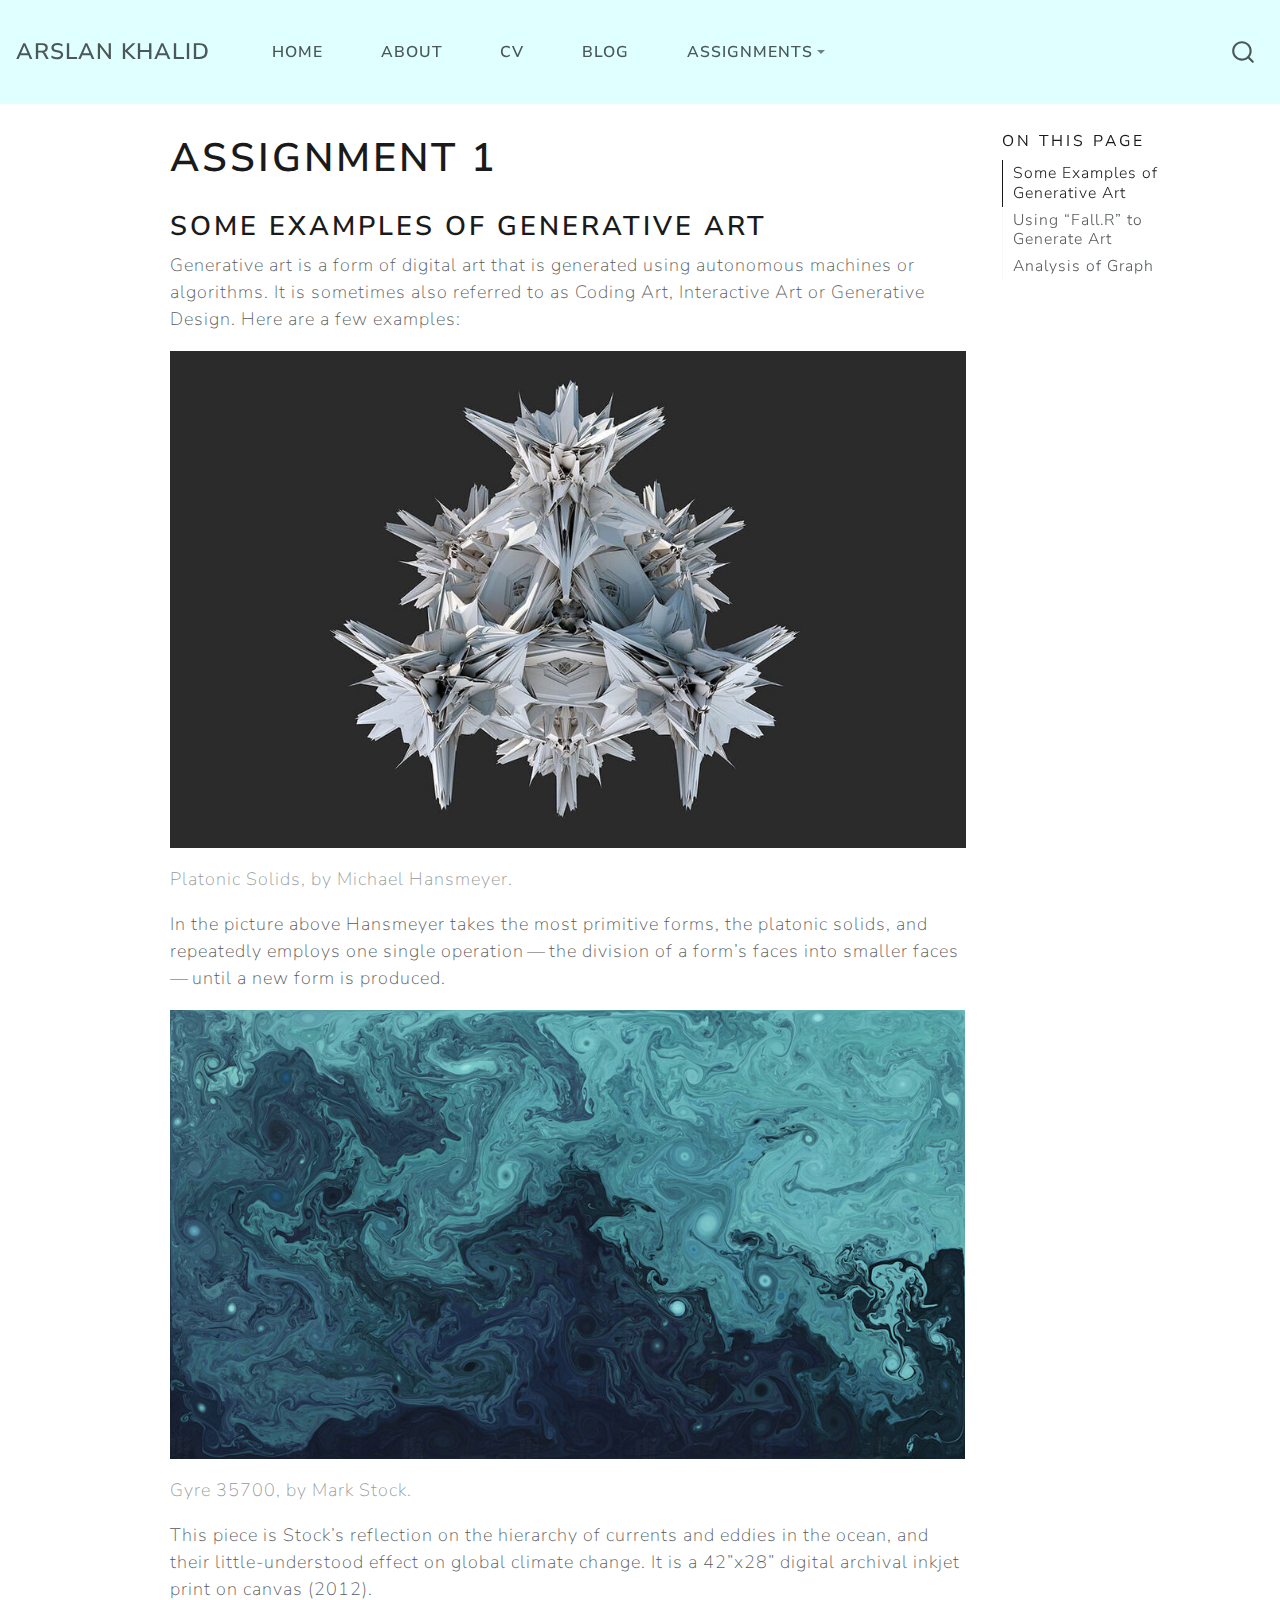
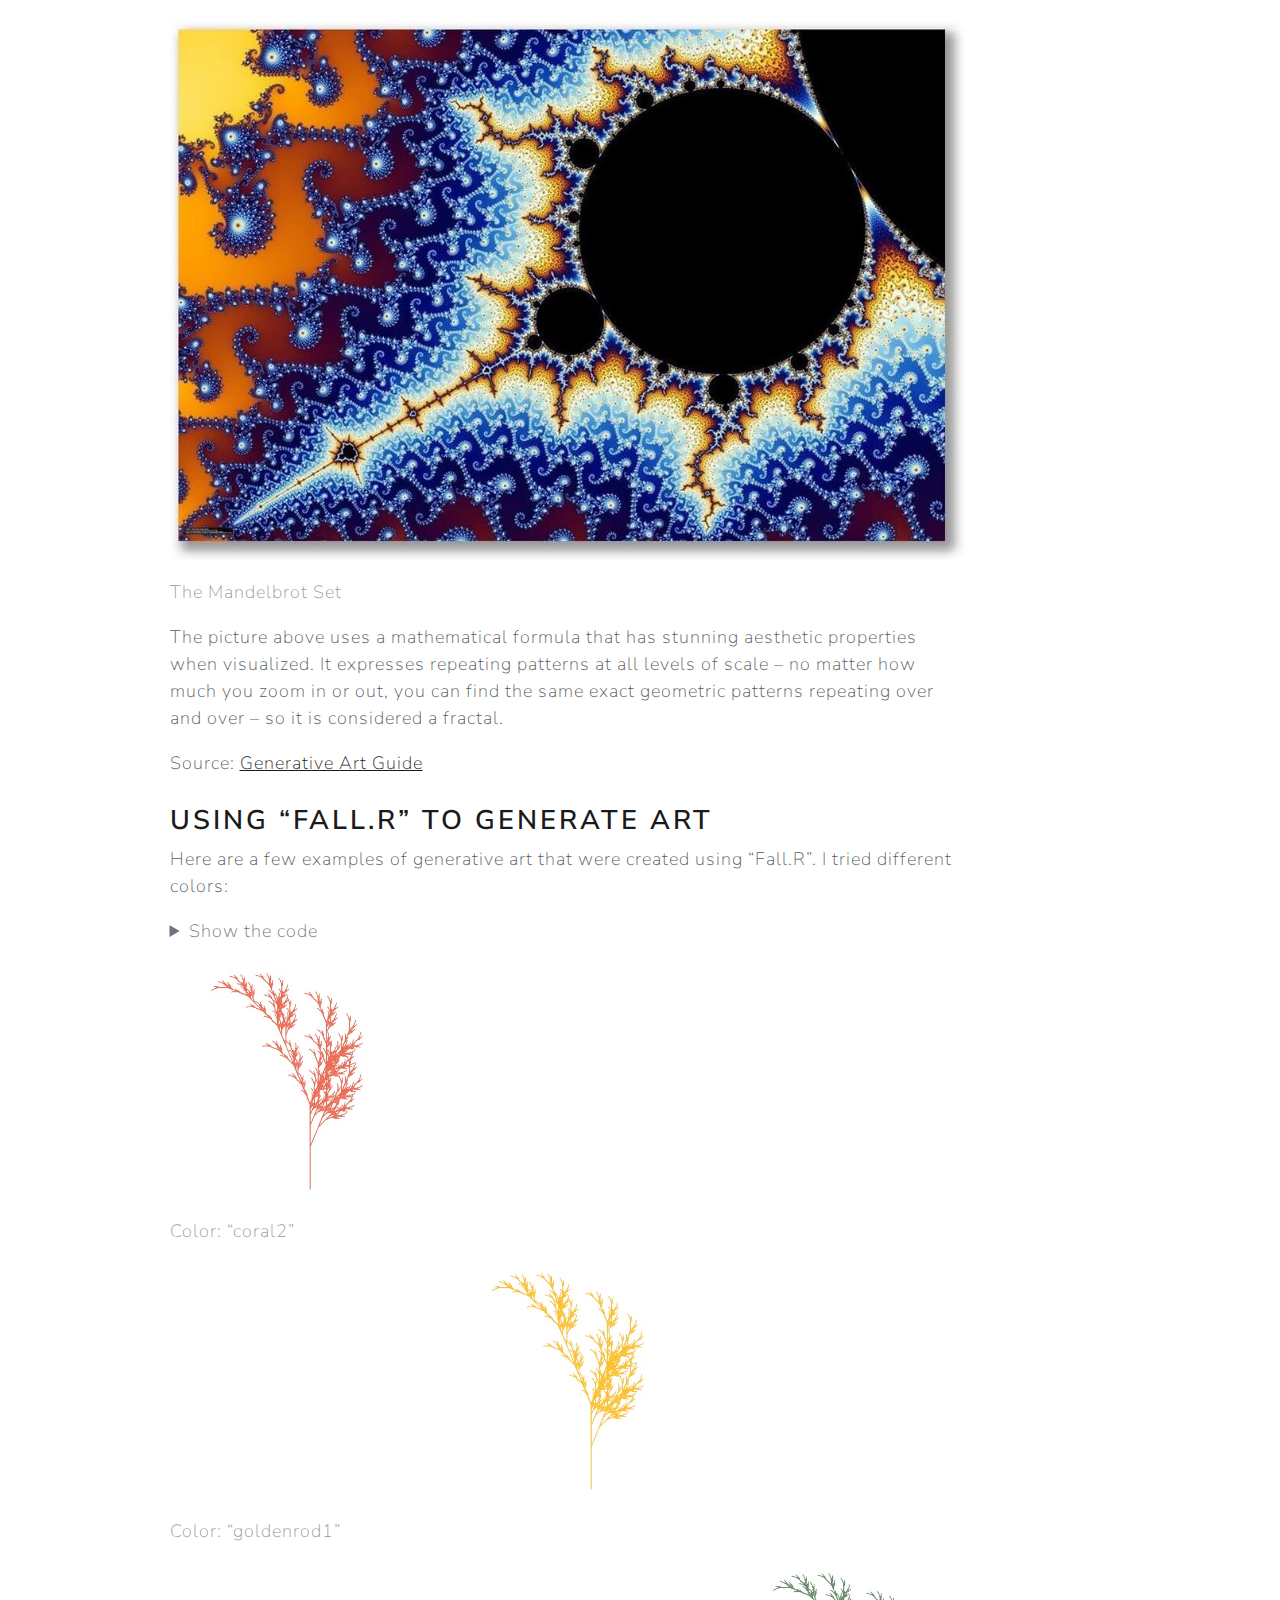
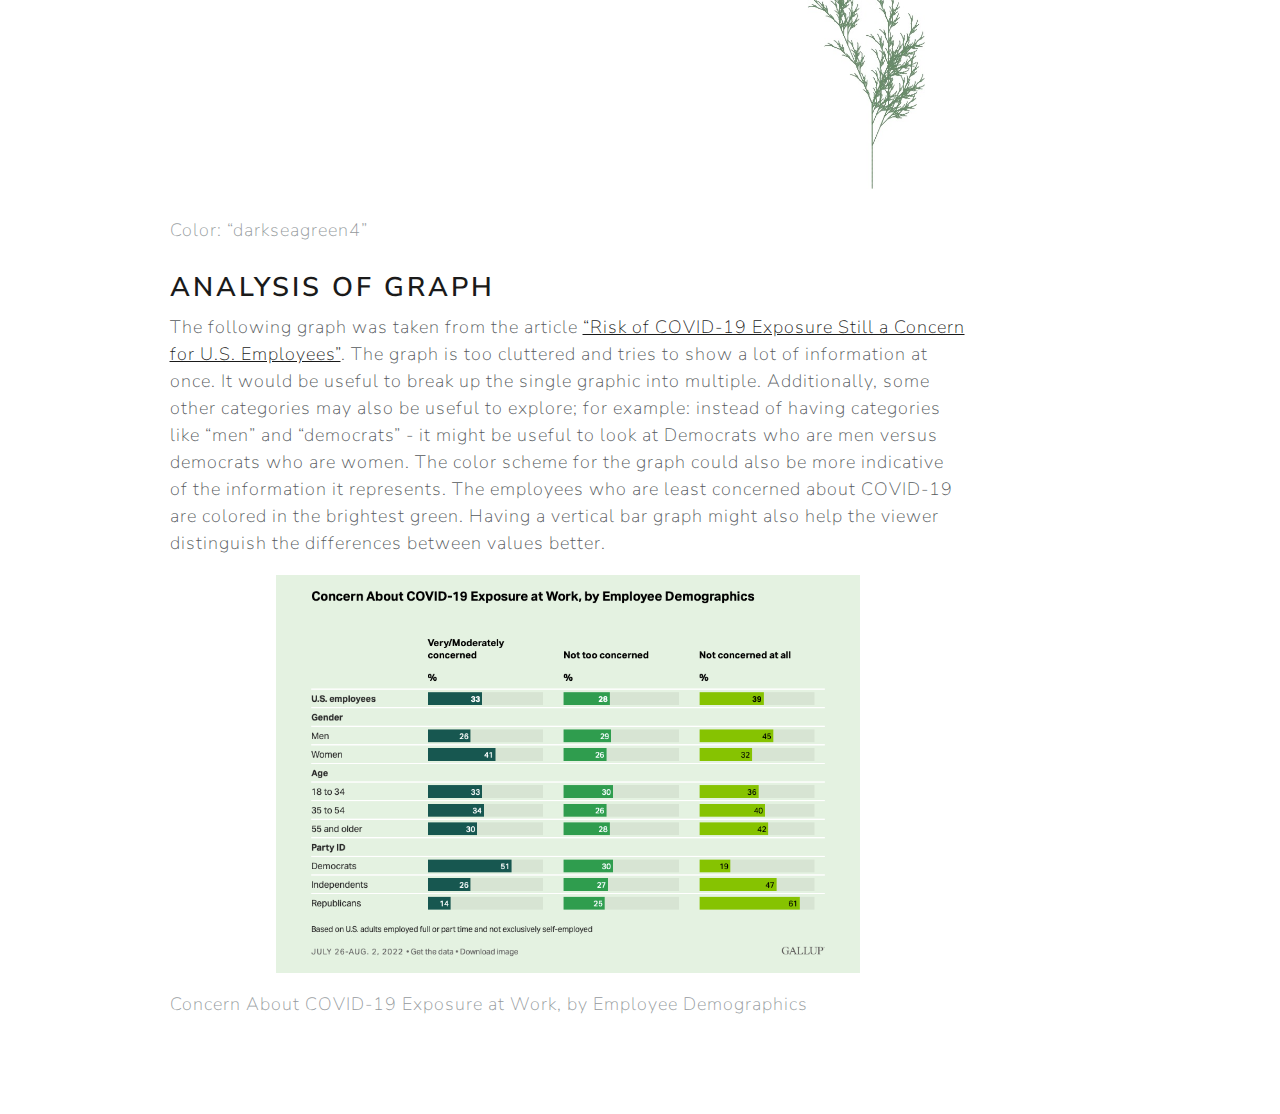
<file: assign01.html>
<!DOCTYPE html>
<html xmlns="http://www.w3.org/1999/xhtml" lang="en" xml:lang="en"><head>

<meta charset="utf-8">
<meta name="generator" content="quarto-1.1.189">

<meta name="viewport" content="width=device-width, initial-scale=1.0, user-scalable=yes">


<title>Arslan Khalid - Assignment 1</title>
<style>
code{white-space: pre-wrap;}
span.smallcaps{font-variant: small-caps;}
div.columns{display: flex; gap: min(4vw, 1.5em);}
div.column{flex: auto; overflow-x: auto;}
div.hanging-indent{margin-left: 1.5em; text-indent: -1.5em;}
ul.task-list{list-style: none;}
ul.task-list li input[type="checkbox"] {
  width: 0.8em;
  margin: 0 0.8em 0.2em -1.6em;
  vertical-align: middle;
}
pre > code.sourceCode { white-space: pre; position: relative; }
pre > code.sourceCode > span { display: inline-block; line-height: 1.25; }
pre > code.sourceCode > span:empty { height: 1.2em; }
.sourceCode { overflow: visible; }
code.sourceCode > span { color: inherit; text-decoration: inherit; }
div.sourceCode { margin: 1em 0; }
pre.sourceCode { margin: 0; }
@media screen {
div.sourceCode { overflow: auto; }
}
@media print {
pre > code.sourceCode { white-space: pre-wrap; }
pre > code.sourceCode > span { text-indent: -5em; padding-left: 5em; }
}
pre.numberSource code
  { counter-reset: source-line 0; }
pre.numberSource code > span
  { position: relative; left: -4em; counter-increment: source-line; }
pre.numberSource code > span > a:first-child::before
  { content: counter(source-line);
    position: relative; left: -1em; text-align: right; vertical-align: baseline;
    border: none; display: inline-block;
    -webkit-touch-callout: none; -webkit-user-select: none;
    -khtml-user-select: none; -moz-user-select: none;
    -ms-user-select: none; user-select: none;
    padding: 0 4px; width: 4em;
    color: #aaaaaa;
  }
pre.numberSource { margin-left: 3em; border-left: 1px solid #aaaaaa;  padding-left: 4px; }
div.sourceCode
  {   }
@media screen {
pre > code.sourceCode > span > a:first-child::before { text-decoration: underline; }
}
code span.al { color: #ff0000; font-weight: bold; } /* Alert */
code span.an { color: #60a0b0; font-weight: bold; font-style: italic; } /* Annotation */
code span.at { color: #7d9029; } /* Attribute */
code span.bn { color: #40a070; } /* BaseN */
code span.bu { color: #008000; } /* BuiltIn */
code span.cf { color: #007020; font-weight: bold; } /* ControlFlow */
code span.ch { color: #4070a0; } /* Char */
code span.cn { color: #880000; } /* Constant */
code span.co { color: #60a0b0; font-style: italic; } /* Comment */
code span.cv { color: #60a0b0; font-weight: bold; font-style: italic; } /* CommentVar */
code span.do { color: #ba2121; font-style: italic; } /* Documentation */
code span.dt { color: #902000; } /* DataType */
code span.dv { color: #40a070; } /* DecVal */
code span.er { color: #ff0000; font-weight: bold; } /* Error */
code span.ex { } /* Extension */
code span.fl { color: #40a070; } /* Float */
code span.fu { color: #06287e; } /* Function */
code span.im { color: #008000; font-weight: bold; } /* Import */
code span.in { color: #60a0b0; font-weight: bold; font-style: italic; } /* Information */
code span.kw { color: #007020; font-weight: bold; } /* Keyword */
code span.op { color: #666666; } /* Operator */
code span.ot { color: #007020; } /* Other */
code span.pp { color: #bc7a00; } /* Preprocessor */
code span.sc { color: #4070a0; } /* SpecialChar */
code span.ss { color: #bb6688; } /* SpecialString */
code span.st { color: #4070a0; } /* String */
code span.va { color: #19177c; } /* Variable */
code span.vs { color: #4070a0; } /* VerbatimString */
code span.wa { color: #60a0b0; font-weight: bold; font-style: italic; } /* Warning */
</style>


<script src="site_libs/quarto-nav/quarto-nav.js"></script>
<script src="site_libs/quarto-nav/headroom.min.js"></script>
<script src="site_libs/clipboard/clipboard.min.js"></script>
<script src="site_libs/quarto-search/autocomplete.umd.js"></script>
<script src="site_libs/quarto-search/fuse.min.js"></script>
<script src="site_libs/quarto-search/quarto-search.js"></script>
<meta name="quarto:offset" content="./">
<script src="site_libs/quarto-html/quarto.js"></script>
<script src="site_libs/quarto-html/popper.min.js"></script>
<script src="site_libs/quarto-html/tippy.umd.min.js"></script>
<script src="site_libs/quarto-html/anchor.min.js"></script>
<link href="site_libs/quarto-html/tippy.css" rel="stylesheet">
<link href="site_libs/quarto-html/quarto-syntax-highlighting.css" rel="stylesheet" id="quarto-text-highlighting-styles">
<script src="site_libs/bootstrap/bootstrap.min.js"></script>
<link href="site_libs/bootstrap/bootstrap-icons.css" rel="stylesheet">
<link href="site_libs/bootstrap/bootstrap.min.css" rel="stylesheet" id="quarto-bootstrap" data-mode="light">
<script id="quarto-search-options" type="application/json">{
  "location": "navbar",
  "copy-button": false,
  "collapse-after": 3,
  "panel-placement": "end",
  "type": "overlay",
  "limit": 20,
  "language": {
    "search-no-results-text": "No results",
    "search-matching-documents-text": "matching documents",
    "search-copy-link-title": "Copy link to search",
    "search-hide-matches-text": "Hide additional matches",
    "search-more-match-text": "more match in this document",
    "search-more-matches-text": "more matches in this document",
    "search-clear-button-title": "Clear",
    "search-detached-cancel-button-title": "Cancel",
    "search-submit-button-title": "Submit"
  }
}</script>


<link rel="stylesheet" href="styles.css">
</head>

<body class="nav-fixed">

<div id="quarto-search-results"></div>
  <header id="quarto-header" class="headroom fixed-top">
    <nav class="navbar navbar-expand-lg navbar-dark ">
      <div class="navbar-container container-fluid">
      <div class="navbar-brand-container">
    <a class="navbar-brand" href="./index.html">
    <span class="navbar-title">Arslan Khalid</span>
    </a>
  </div>
          <button class="navbar-toggler" type="button" data-bs-toggle="collapse" data-bs-target="#navbarCollapse" aria-controls="navbarCollapse" aria-expanded="false" aria-label="Toggle navigation" onclick="if (window.quartoToggleHeadroom) { window.quartoToggleHeadroom(); }">
  <span class="navbar-toggler-icon"></span>
</button>
          <div class="collapse navbar-collapse" id="navbarCollapse">
            <ul class="navbar-nav navbar-nav-scroll me-auto">
  <li class="nav-item">
    <a class="nav-link" href="./index.html">Home</a>
  </li>  
  <li class="nav-item">
    <a class="nav-link" href="./about.html">About</a>
  </li>  
  <li class="nav-item">
    <a class="nav-link" href="./CV_Arslan_Khalid_2022.pdf">CV</a>
  </li>  
  <li class="nav-item">
    <a class="nav-link" href="./blog_temp.html">Blog</a>
  </li>  
  <li class="nav-item dropdown ">
    <a class="nav-link dropdown-toggle" href="#" id="nav-menu-assignments" role="button" data-bs-toggle="dropdown" aria-expanded="false">Assignments</a>
    <ul class="dropdown-menu" aria-labelledby="nav-menu-assignments">    
        <li>
    <a class="dropdown-item" href="./assign01.html">
 <span class="dropdown-text">Assignment 1</span></a>
  </li>  
        <li>
    <a class="dropdown-item" href="./assign02.html">
 <span class="dropdown-text">Assignment 2</span></a>
  </li>  
        <li>
    <a class="dropdown-item" href="./assign03.html">
 <span class="dropdown-text">Assignment 3</span></a>
  </li>  
        <li>
    <a class="dropdown-item" href="./assign04.html">
 <span class="dropdown-text">Assignment 4</span></a>
  </li>  
        <li>
    <a class="dropdown-item" href="./assign05.html">
 <span class="dropdown-text">Assignment 5</span></a>
  </li>  
        <li>
    <a class="dropdown-item" href="./assign06.html">
 <span class="dropdown-text">Assignment 6</span></a>
  </li>  
    </ul>
  </li>
</ul>
              <div id="quarto-search" class="" title="Search"></div>
          </div> <!-- /navcollapse -->
      </div> <!-- /container-fluid -->
    </nav>
</header>
<!-- content -->
<div id="quarto-content" class="quarto-container page-columns page-rows-contents page-layout-article page-navbar">
<!-- sidebar -->
<!-- margin-sidebar -->
    <div id="quarto-margin-sidebar" class="sidebar margin-sidebar">
        <nav id="TOC" role="doc-toc" class="toc-active">
    <h2 id="toc-title">On this page</h2>
   
  <ul>
  <li><a href="#some-examples-of-generative-art" id="toc-some-examples-of-generative-art" class="nav-link active" data-scroll-target="#some-examples-of-generative-art">Some Examples of Generative Art</a></li>
  <li><a href="#using-fall.r-to-generate-art" id="toc-using-fall.r-to-generate-art" class="nav-link" data-scroll-target="#using-fall.r-to-generate-art">Using “Fall.R” to Generate Art</a></li>
  <li><a href="#analysis-of-graph" id="toc-analysis-of-graph" class="nav-link" data-scroll-target="#analysis-of-graph">Analysis of Graph</a></li>
  </ul>
</nav>
    </div>
<!-- main -->
<main class="content" id="quarto-document-content">

<header id="title-block-header" class="quarto-title-block default">
<div class="quarto-title">
<h1 class="title">Assignment 1</h1>
</div>



<div class="quarto-title-meta">

    
    
  </div>
  

</header>

<section id="some-examples-of-generative-art" class="level3">
<h3 class="anchored" data-anchor-id="some-examples-of-generative-art">Some Examples of Generative Art</h3>
<p>Generative art is a form of digital art that is generated using autonomous machines or algorithms. It is sometimes also referred to as Coding Art, Interactive Art or Generative Design. Here are a few examples:</p>
<div class="quarto-figure quarto-figure-left">
<figure class="figure">
<p><img src="images/Platonic+Solids+Generative+Art+by+Michael+Hansmeyer.jpeg" class="img-fluid figure-img"></p>
<p></p><figcaption class="figure-caption">Platonic Solids, by Michael Hansmeyer.</figcaption><p></p>
</figure>
</div>
<p>In the picture above Hansmeyer takes the most primitive forms, the platonic solids, and repeatedly employs one single operation — the division of a form’s faces into smaller faces — until a new form is produced.</p>
<div class="quarto-figure quarto-figure-left">
<figure class="figure">
<p><img src="images/Generative+Art+by+Mark+Stock+-+Gyre+35700.jpeg" class="img-fluid figure-img"></p>
<p></p><figcaption class="figure-caption">Gyre 35700, by Mark Stock.</figcaption><p></p>
</figure>
</div>
<p>This piece is Stock’s reflection on the hierarchy of currents and eddies in the ocean, and their little-understood effect on global climate change. It is a 42”x28” digital archival inkjet print on canvas (2012).</p>
<div class="quarto-figure quarto-figure-left">
<figure class="figure">
<p><img src="images/Mandelbrot+Set.jpeg" class="img-fluid figure-img"></p>
<p></p><figcaption class="figure-caption">The Mandelbrot Set</figcaption><p></p>
</figure>
</div>
<p>The picture above uses a mathematical formula that has stunning aesthetic properties when visualized. It expresses repeating patterns at all levels of scale – no matter how much you zoom in or out, you can find the same exact geometric patterns repeating over and over – so it is considered a fractal.</p>
<p>Source: <a href="https://aiartists.org/generative-art-design">Generative Art Guide</a></p>
</section>
<section id="using-fall.r-to-generate-art" class="level3">
<h3 class="anchored" data-anchor-id="using-fall.r-to-generate-art">Using “Fall.R” to Generate Art</h3>
<p>Here are a few examples of generative art that were created using “Fall.R”. I tried different colors:</p>
<div class="cell">
<details>
<summary>Show the code</summary>
<div class="sourceCode cell-code" id="cb1"><pre class="sourceCode r code-with-copy"><code class="sourceCode r"><span id="cb1-1"><a href="#cb1-1" aria-hidden="true" tabindex="-1"></a><span class="co"># Install packages</span></span>
<span id="cb1-2"><a href="#cb1-2" aria-hidden="true" tabindex="-1"></a></span>
<span id="cb1-3"><a href="#cb1-3" aria-hidden="true" tabindex="-1"></a><span class="fu">install.packages</span>(<span class="st">"gsubfn"</span>)</span>
<span id="cb1-4"><a href="#cb1-4" aria-hidden="true" tabindex="-1"></a><span class="fu">install.packages</span>(<span class="st">"tidyverse"</span>)</span>
<span id="cb1-5"><a href="#cb1-5" aria-hidden="true" tabindex="-1"></a><span class="fu">library</span>(gsubfn)</span>
<span id="cb1-6"><a href="#cb1-6" aria-hidden="true" tabindex="-1"></a><span class="fu">library</span>(tidyverse)</span>
<span id="cb1-7"><a href="#cb1-7" aria-hidden="true" tabindex="-1"></a></span>
<span id="cb1-8"><a href="#cb1-8" aria-hidden="true" tabindex="-1"></a><span class="co"># Define elements in plant art</span></span>
<span id="cb1-9"><a href="#cb1-9" aria-hidden="true" tabindex="-1"></a><span class="co"># Each image corresponds to a different axiom, rules, angle and depth</span></span>
<span id="cb1-10"><a href="#cb1-10" aria-hidden="true" tabindex="-1"></a></span>
<span id="cb1-11"><a href="#cb1-11" aria-hidden="true" tabindex="-1"></a><span class="co"># Leaf of Fall</span></span>
<span id="cb1-12"><a href="#cb1-12" aria-hidden="true" tabindex="-1"></a></span>
<span id="cb1-13"><a href="#cb1-13" aria-hidden="true" tabindex="-1"></a>axiom<span class="ot">=</span><span class="st">"X"</span></span>
<span id="cb1-14"><a href="#cb1-14" aria-hidden="true" tabindex="-1"></a>rules<span class="ot">=</span><span class="fu">list</span>(<span class="st">"X"</span><span class="ot">=</span><span class="st">"F-[[X]+X]+F[+FX]-X"</span>, <span class="st">"F"</span><span class="ot">=</span><span class="st">"FF"</span>)</span>
<span id="cb1-15"><a href="#cb1-15" aria-hidden="true" tabindex="-1"></a>angle<span class="ot">=</span><span class="fl">22.5</span></span>
<span id="cb1-16"><a href="#cb1-16" aria-hidden="true" tabindex="-1"></a>depth<span class="ot">=</span><span class="dv">6</span></span>
<span id="cb1-17"><a href="#cb1-17" aria-hidden="true" tabindex="-1"></a></span>
<span id="cb1-18"><a href="#cb1-18" aria-hidden="true" tabindex="-1"></a></span>
<span id="cb1-19"><a href="#cb1-19" aria-hidden="true" tabindex="-1"></a><span class="cf">for</span> (i <span class="cf">in</span> <span class="dv">1</span><span class="sc">:</span>depth) axiom<span class="ot">=</span><span class="fu">gsubfn</span>(<span class="st">"."</span>, rules, axiom)</span>
<span id="cb1-20"><a href="#cb1-20" aria-hidden="true" tabindex="-1"></a></span>
<span id="cb1-21"><a href="#cb1-21" aria-hidden="true" tabindex="-1"></a>actions<span class="ot">=</span><span class="fu">str_extract_all</span>(axiom, <span class="st">"</span><span class="sc">\\</span><span class="st">d*</span><span class="sc">\\</span><span class="st">+|</span><span class="sc">\\</span><span class="st">d*</span><span class="sc">\\</span><span class="st">-|F|L|R|</span><span class="sc">\\</span><span class="st">[|</span><span class="sc">\\</span><span class="st">]|</span><span class="sc">\\</span><span class="st">|"</span>) <span class="sc">%&gt;%</span> unlist</span>
<span id="cb1-22"><a href="#cb1-22" aria-hidden="true" tabindex="-1"></a></span>
<span id="cb1-23"><a href="#cb1-23" aria-hidden="true" tabindex="-1"></a>status<span class="ot">=</span><span class="fu">data.frame</span>(<span class="at">x=</span><span class="fu">numeric</span>(<span class="dv">0</span>), <span class="at">y=</span><span class="fu">numeric</span>(<span class="dv">0</span>), <span class="at">alfa=</span><span class="fu">numeric</span>(<span class="dv">0</span>))</span>
<span id="cb1-24"><a href="#cb1-24" aria-hidden="true" tabindex="-1"></a>points<span class="ot">=</span><span class="fu">data.frame</span>(<span class="at">x1 =</span> <span class="dv">0</span>, <span class="at">y1 =</span> <span class="dv">0</span>, <span class="at">x2 =</span> <span class="cn">NA</span>, <span class="at">y2 =</span> <span class="cn">NA</span>, <span class="at">alfa=</span><span class="dv">90</span>, <span class="at">depth=</span><span class="dv">1</span>)</span>
<span id="cb1-25"><a href="#cb1-25" aria-hidden="true" tabindex="-1"></a></span>
<span id="cb1-26"><a href="#cb1-26" aria-hidden="true" tabindex="-1"></a><span class="co"># Generating data</span></span>
<span id="cb1-27"><a href="#cb1-27" aria-hidden="true" tabindex="-1"></a><span class="co"># Note: may take a minute or two</span></span>
<span id="cb1-28"><a href="#cb1-28" aria-hidden="true" tabindex="-1"></a></span>
<span id="cb1-29"><a href="#cb1-29" aria-hidden="true" tabindex="-1"></a><span class="cf">for</span> (action <span class="cf">in</span> actions)</span>
<span id="cb1-30"><a href="#cb1-30" aria-hidden="true" tabindex="-1"></a>{</span>
<span id="cb1-31"><a href="#cb1-31" aria-hidden="true" tabindex="-1"></a>  <span class="cf">if</span> (action<span class="sc">==</span><span class="st">"F"</span>)</span>
<span id="cb1-32"><a href="#cb1-32" aria-hidden="true" tabindex="-1"></a>  {</span>
<span id="cb1-33"><a href="#cb1-33" aria-hidden="true" tabindex="-1"></a>    x<span class="ot">=</span>points[<span class="dv">1</span>, <span class="st">"x1"</span>]<span class="sc">+</span><span class="fu">cos</span>(points[<span class="dv">1</span>, <span class="st">"alfa"</span>]<span class="sc">*</span>(pi<span class="sc">/</span><span class="dv">180</span>))</span>
<span id="cb1-34"><a href="#cb1-34" aria-hidden="true" tabindex="-1"></a>    y<span class="ot">=</span>points[<span class="dv">1</span>, <span class="st">"y1"</span>]<span class="sc">+</span><span class="fu">sin</span>(points[<span class="dv">1</span>, <span class="st">"alfa"</span>]<span class="sc">*</span>(pi<span class="sc">/</span><span class="dv">180</span>))</span>
<span id="cb1-35"><a href="#cb1-35" aria-hidden="true" tabindex="-1"></a>    points[<span class="dv">1</span>,<span class="st">"x2"</span>]<span class="ot">=</span>x</span>
<span id="cb1-36"><a href="#cb1-36" aria-hidden="true" tabindex="-1"></a>    points[<span class="dv">1</span>,<span class="st">"y2"</span>]<span class="ot">=</span>y</span>
<span id="cb1-37"><a href="#cb1-37" aria-hidden="true" tabindex="-1"></a>    <span class="fu">data.frame</span>(<span class="at">x1 =</span> x, <span class="at">y1 =</span> y, <span class="at">x2 =</span> <span class="cn">NA</span>, <span class="at">y2 =</span> <span class="cn">NA</span>,</span>
<span id="cb1-38"><a href="#cb1-38" aria-hidden="true" tabindex="-1"></a>               <span class="at">alfa=</span>points[<span class="dv">1</span>, <span class="st">"alfa"</span>],</span>
<span id="cb1-39"><a href="#cb1-39" aria-hidden="true" tabindex="-1"></a>               <span class="at">depth=</span>points[<span class="dv">1</span>,<span class="st">"depth"</span>]) <span class="sc">%&gt;%</span> <span class="fu">rbind</span>(points)<span class="ot">-&gt;</span>points</span>
<span id="cb1-40"><a href="#cb1-40" aria-hidden="true" tabindex="-1"></a>  }</span>
<span id="cb1-41"><a href="#cb1-41" aria-hidden="true" tabindex="-1"></a>  <span class="cf">if</span> (action <span class="sc">%in%</span> <span class="fu">c</span>(<span class="st">"+"</span>, <span class="st">"-"</span>)){</span>
<span id="cb1-42"><a href="#cb1-42" aria-hidden="true" tabindex="-1"></a>    alfa<span class="ot">=</span>points[<span class="dv">1</span>, <span class="st">"alfa"</span>]</span>
<span id="cb1-43"><a href="#cb1-43" aria-hidden="true" tabindex="-1"></a>    points[<span class="dv">1</span>, <span class="st">"alfa"</span>]<span class="ot">=</span><span class="fu">eval</span>(<span class="fu">parse</span>(<span class="at">text=</span><span class="fu">paste0</span>(<span class="st">"alfa"</span>,action, angle)))</span>
<span id="cb1-44"><a href="#cb1-44" aria-hidden="true" tabindex="-1"></a>  }</span>
<span id="cb1-45"><a href="#cb1-45" aria-hidden="true" tabindex="-1"></a>  <span class="cf">if</span>(action<span class="sc">==</span><span class="st">"["</span>){</span>
<span id="cb1-46"><a href="#cb1-46" aria-hidden="true" tabindex="-1"></a>    <span class="fu">data.frame</span>(<span class="at">x=</span>points[<span class="dv">1</span>, <span class="st">"x1"</span>], <span class="at">y=</span>points[<span class="dv">1</span>, <span class="st">"y1"</span>], <span class="at">alfa=</span>points[<span class="dv">1</span>, <span class="st">"alfa"</span>]) <span class="sc">%&gt;%</span></span>
<span id="cb1-47"><a href="#cb1-47" aria-hidden="true" tabindex="-1"></a>      <span class="fu">rbind</span>(status) <span class="ot">-&gt;</span> status</span>
<span id="cb1-48"><a href="#cb1-48" aria-hidden="true" tabindex="-1"></a>    points[<span class="dv">1</span>, <span class="st">"depth"</span>]<span class="ot">=</span>points[<span class="dv">1</span>, <span class="st">"depth"</span>]<span class="sc">+</span><span class="dv">1</span></span>
<span id="cb1-49"><a href="#cb1-49" aria-hidden="true" tabindex="-1"></a>  }</span>
<span id="cb1-50"><a href="#cb1-50" aria-hidden="true" tabindex="-1"></a>  </span>
<span id="cb1-51"><a href="#cb1-51" aria-hidden="true" tabindex="-1"></a>  <span class="cf">if</span>(action<span class="sc">==</span><span class="st">"]"</span>){</span>
<span id="cb1-52"><a href="#cb1-52" aria-hidden="true" tabindex="-1"></a>    depth<span class="ot">=</span>points[<span class="dv">1</span>, <span class="st">"depth"</span>]</span>
<span id="cb1-53"><a href="#cb1-53" aria-hidden="true" tabindex="-1"></a>    points[<span class="sc">-</span><span class="dv">1</span>,]<span class="ot">-&gt;</span>points</span>
<span id="cb1-54"><a href="#cb1-54" aria-hidden="true" tabindex="-1"></a>    <span class="fu">data.frame</span>(<span class="at">x1=</span>status[<span class="dv">1</span>, <span class="st">"x"</span>], <span class="at">y1=</span>status[<span class="dv">1</span>, <span class="st">"y"</span>], <span class="at">x2=</span><span class="cn">NA</span>, <span class="at">y2=</span><span class="cn">NA</span>,</span>
<span id="cb1-55"><a href="#cb1-55" aria-hidden="true" tabindex="-1"></a>               <span class="at">alfa=</span>status[<span class="dv">1</span>, <span class="st">"alfa"</span>],</span>
<span id="cb1-56"><a href="#cb1-56" aria-hidden="true" tabindex="-1"></a>               <span class="at">depth=</span>depth<span class="dv">-1</span>) <span class="sc">%&gt;%</span></span>
<span id="cb1-57"><a href="#cb1-57" aria-hidden="true" tabindex="-1"></a>      <span class="fu">rbind</span>(points) <span class="ot">-&gt;</span> points</span>
<span id="cb1-58"><a href="#cb1-58" aria-hidden="true" tabindex="-1"></a>    status[<span class="sc">-</span><span class="dv">1</span>,]<span class="ot">-&gt;</span>status</span>
<span id="cb1-59"><a href="#cb1-59" aria-hidden="true" tabindex="-1"></a>  }</span>
<span id="cb1-60"><a href="#cb1-60" aria-hidden="true" tabindex="-1"></a>}</span>
<span id="cb1-61"><a href="#cb1-61" aria-hidden="true" tabindex="-1"></a></span>
<span id="cb1-62"><a href="#cb1-62" aria-hidden="true" tabindex="-1"></a><span class="fu">ggplot</span>() <span class="sc">+</span></span>
<span id="cb1-63"><a href="#cb1-63" aria-hidden="true" tabindex="-1"></a>  <span class="fu">geom_segment</span>(<span class="fu">aes</span>(<span class="at">x =</span> x1, <span class="at">y =</span> y1, <span class="at">xend =</span> x2, <span class="at">yend =</span> y2),</span>
<span id="cb1-64"><a href="#cb1-64" aria-hidden="true" tabindex="-1"></a>               <span class="at">lineend =</span> <span class="st">"round"</span>,</span>
<span id="cb1-65"><a href="#cb1-65" aria-hidden="true" tabindex="-1"></a>               <span class="at">color=</span><span class="st">"aliceblue"</span>, <span class="co"># Set your own Fall color?</span></span>
<span id="cb1-66"><a href="#cb1-66" aria-hidden="true" tabindex="-1"></a>               <span class="at">data=</span><span class="fu">na.omit</span>(points)) <span class="sc">+</span></span>
<span id="cb1-67"><a href="#cb1-67" aria-hidden="true" tabindex="-1"></a>  <span class="fu">coord_fixed</span>(<span class="at">ratio =</span> <span class="dv">1</span>) <span class="sc">+</span></span>
<span id="cb1-68"><a href="#cb1-68" aria-hidden="true" tabindex="-1"></a>  <span class="fu">theme_void</span>() <span class="co"># No grid nor axes</span></span></code><button title="Copy to Clipboard" class="code-copy-button"><i class="bi"></i></button></pre></div>
</details>
</div>
<div class="quarto-figure quarto-figure-left">
<figure class="figure">
<p><img src="images/coral2.jpeg" class="img-fluid figure-img" width="234"></p>
<p></p><figcaption class="figure-caption">Color: “coral2”</figcaption><p></p>
</figure>
</div>
<div class="quarto-figure quarto-figure-center">
<figure class="figure">
<p><img src="images/Goldenrod1.jpeg" class="img-fluid figure-img" width="234"></p>
<p></p><figcaption class="figure-caption">Color: “goldenrod1”</figcaption><p></p>
</figure>
</div>
<div class="quarto-figure quarto-figure-right">
<figure class="figure">
<p><img src="images/darkseagreen4.jpeg" class="img-fluid figure-img" width="234"></p>
<p></p><figcaption class="figure-caption">Color: “darkseagreen4”</figcaption><p></p>
</figure>
</div>
</section>
<section id="analysis-of-graph" class="level3">
<h3 class="anchored" data-anchor-id="analysis-of-graph">Analysis of Graph</h3>
<p>The following graph was taken from the article <a href="https://news.gallup.com/poll/400904/risk-covid-exposure-concern-employees.aspx">“Risk of COVID-19 Exposure Still a Concern for U.S. Employees”</a>. The graph is too cluttered and tries to show a lot of information at once. It would be useful to break up the single graphic into multiple. Additionally, some other categories may also be useful to explore; for example: instead of having categories like “men” and “democrats” - it might be useful to look at Democrats who are men versus democrats who are women. The color scheme for the graph could also be more indicative of the information it represents. The employees who are least concerned about COVID-19 are colored in the brightest green. Having a vertical bar graph might also help the viewer distinguish the differences between values better.</p>
<div class="quarto-figure quarto-figure-center">
<figure class="figure">
<p><img src="images/Screen%20Shot%202022-09-13%20at%2012.38.22%20PM.png" class="img-fluid figure-img" width="584"></p>
<p></p><figcaption class="figure-caption">Concern About COVID-19 Exposure at Work, by Employee Demographics</figcaption><p></p>
</figure>
</div>


</section>

</main> <!-- /main -->
<script id="quarto-html-after-body" type="application/javascript">
window.document.addEventListener("DOMContentLoaded", function (event) {
  const toggleBodyColorMode = (bsSheetEl) => {
    const mode = bsSheetEl.getAttribute("data-mode");
    const bodyEl = window.document.querySelector("body");
    if (mode === "dark") {
      bodyEl.classList.add("quarto-dark");
      bodyEl.classList.remove("quarto-light");
    } else {
      bodyEl.classList.add("quarto-light");
      bodyEl.classList.remove("quarto-dark");
    }
  }
  const toggleBodyColorPrimary = () => {
    const bsSheetEl = window.document.querySelector("link#quarto-bootstrap");
    if (bsSheetEl) {
      toggleBodyColorMode(bsSheetEl);
    }
  }
  toggleBodyColorPrimary();  
  const icon = "";
  const anchorJS = new window.AnchorJS();
  anchorJS.options = {
    placement: 'right',
    icon: icon
  };
  anchorJS.add('.anchored');
  const clipboard = new window.ClipboardJS('.code-copy-button', {
    target: function(trigger) {
      return trigger.previousElementSibling;
    }
  });
  clipboard.on('success', function(e) {
    // button target
    const button = e.trigger;
    // don't keep focus
    button.blur();
    // flash "checked"
    button.classList.add('code-copy-button-checked');
    var currentTitle = button.getAttribute("title");
    button.setAttribute("title", "Copied!");
    setTimeout(function() {
      button.setAttribute("title", currentTitle);
      button.classList.remove('code-copy-button-checked');
    }, 1000);
    // clear code selection
    e.clearSelection();
  });
  function tippyHover(el, contentFn) {
    const config = {
      allowHTML: true,
      content: contentFn,
      maxWidth: 500,
      delay: 100,
      arrow: false,
      appendTo: function(el) {
          return el.parentElement;
      },
      interactive: true,
      interactiveBorder: 10,
      theme: 'quarto',
      placement: 'bottom-start'
    };
    window.tippy(el, config); 
  }
  const noterefs = window.document.querySelectorAll('a[role="doc-noteref"]');
  for (var i=0; i<noterefs.length; i++) {
    const ref = noterefs[i];
    tippyHover(ref, function() {
      // use id or data attribute instead here
      let href = ref.getAttribute('data-footnote-href') || ref.getAttribute('href');
      try { href = new URL(href).hash; } catch {}
      const id = href.replace(/^#\/?/, "");
      const note = window.document.getElementById(id);
      return note.innerHTML;
    });
  }
  var bibliorefs = window.document.querySelectorAll('a[role="doc-biblioref"]');
  for (var i=0; i<bibliorefs.length; i++) {
    const ref = bibliorefs[i];
    const cites = ref.parentNode.getAttribute('data-cites').split(' ');
    tippyHover(ref, function() {
      var popup = window.document.createElement('div');
      cites.forEach(function(cite) {
        var citeDiv = window.document.createElement('div');
        citeDiv.classList.add('hanging-indent');
        citeDiv.classList.add('csl-entry');
        var biblioDiv = window.document.getElementById('ref-' + cite);
        if (biblioDiv) {
          citeDiv.innerHTML = biblioDiv.innerHTML;
        }
        popup.appendChild(citeDiv);
      });
      return popup.innerHTML;
    });
  }
});
</script>
</div> <!-- /content -->



</body></html>
</file>
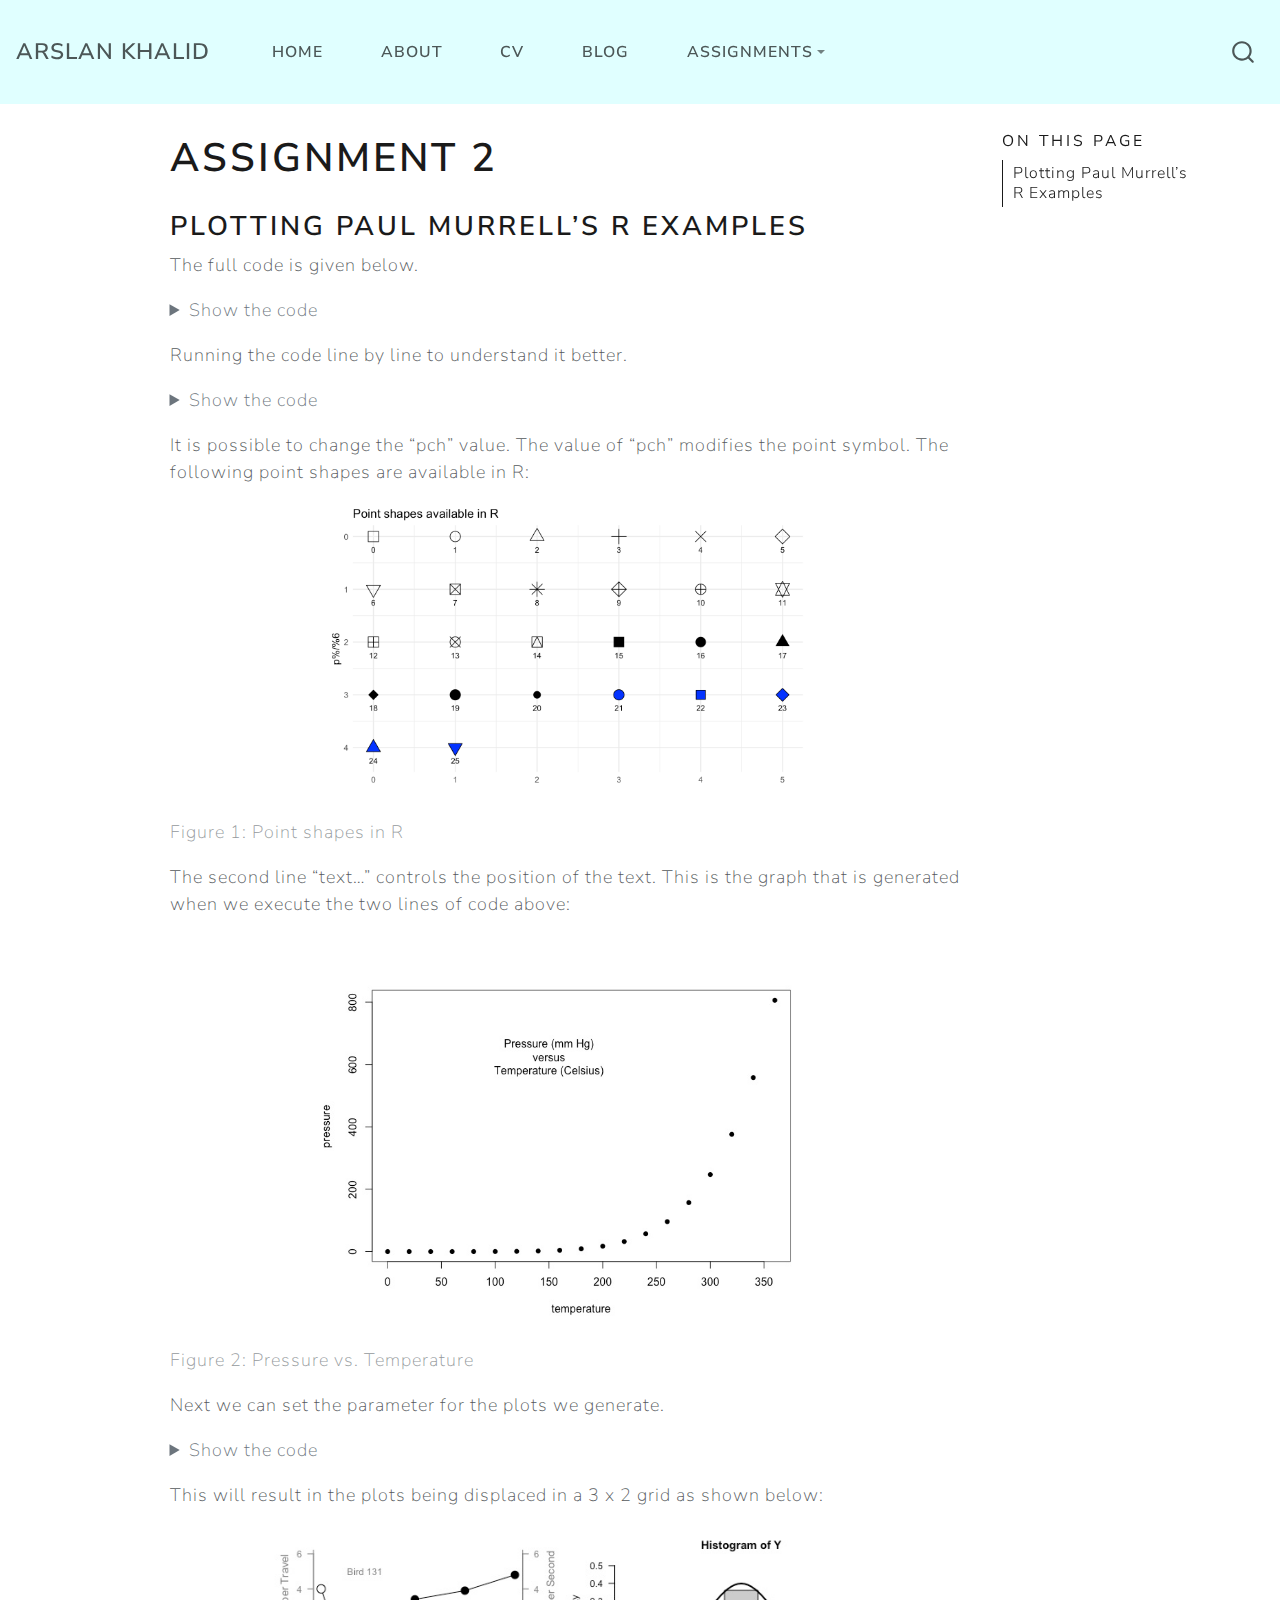
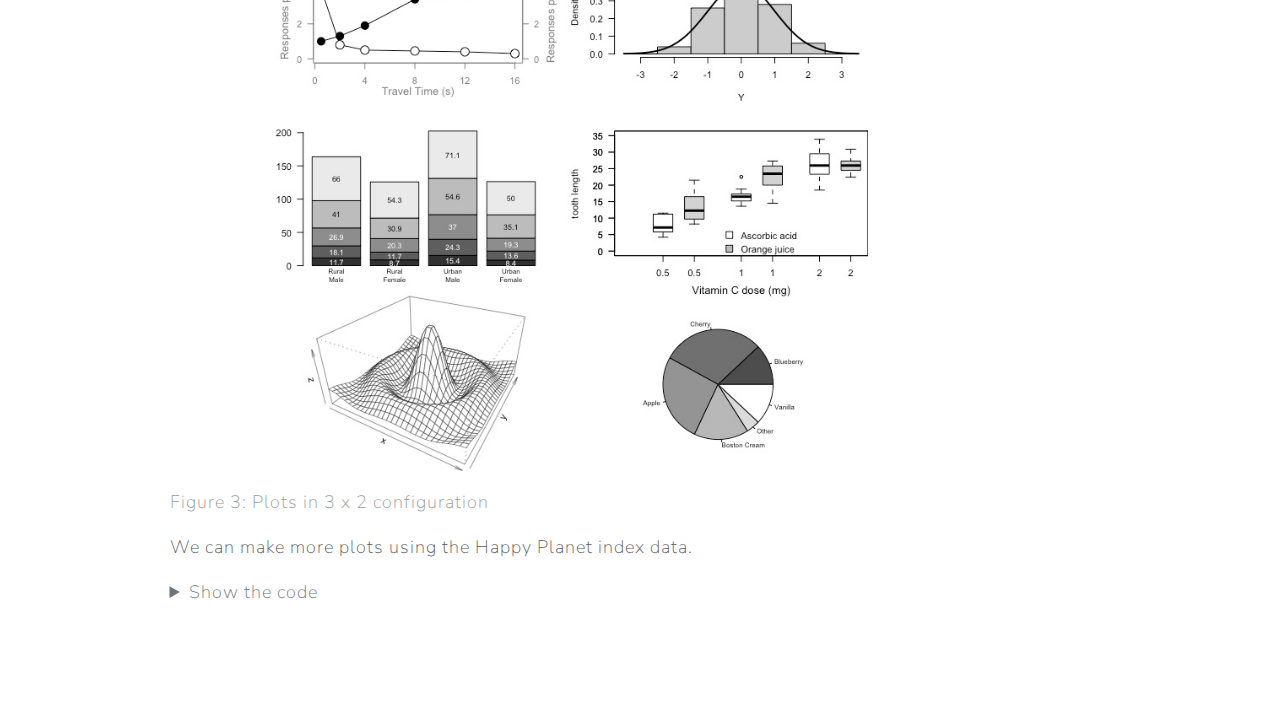
<file: assign02 2.html>
<!DOCTYPE html>
<html xmlns="http://www.w3.org/1999/xhtml" lang="en" xml:lang="en"><head>

<meta charset="utf-8">
<meta name="generator" content="quarto-1.1.189">

<meta name="viewport" content="width=device-width, initial-scale=1.0, user-scalable=yes">


<title>Arslan Khalid - Assignment 2</title>
<style>
code{white-space: pre-wrap;}
span.smallcaps{font-variant: small-caps;}
div.columns{display: flex; gap: min(4vw, 1.5em);}
div.column{flex: auto; overflow-x: auto;}
div.hanging-indent{margin-left: 1.5em; text-indent: -1.5em;}
ul.task-list{list-style: none;}
ul.task-list li input[type="checkbox"] {
  width: 0.8em;
  margin: 0 0.8em 0.2em -1.6em;
  vertical-align: middle;
}
pre > code.sourceCode { white-space: pre; position: relative; }
pre > code.sourceCode > span { display: inline-block; line-height: 1.25; }
pre > code.sourceCode > span:empty { height: 1.2em; }
.sourceCode { overflow: visible; }
code.sourceCode > span { color: inherit; text-decoration: inherit; }
div.sourceCode { margin: 1em 0; }
pre.sourceCode { margin: 0; }
@media screen {
div.sourceCode { overflow: auto; }
}
@media print {
pre > code.sourceCode { white-space: pre-wrap; }
pre > code.sourceCode > span { text-indent: -5em; padding-left: 5em; }
}
pre.numberSource code
  { counter-reset: source-line 0; }
pre.numberSource code > span
  { position: relative; left: -4em; counter-increment: source-line; }
pre.numberSource code > span > a:first-child::before
  { content: counter(source-line);
    position: relative; left: -1em; text-align: right; vertical-align: baseline;
    border: none; display: inline-block;
    -webkit-touch-callout: none; -webkit-user-select: none;
    -khtml-user-select: none; -moz-user-select: none;
    -ms-user-select: none; user-select: none;
    padding: 0 4px; width: 4em;
    color: #aaaaaa;
  }
pre.numberSource { margin-left: 3em; border-left: 1px solid #aaaaaa;  padding-left: 4px; }
div.sourceCode
  {   }
@media screen {
pre > code.sourceCode > span > a:first-child::before { text-decoration: underline; }
}
code span.al { color: #ff0000; font-weight: bold; } /* Alert */
code span.an { color: #60a0b0; font-weight: bold; font-style: italic; } /* Annotation */
code span.at { color: #7d9029; } /* Attribute */
code span.bn { color: #40a070; } /* BaseN */
code span.bu { color: #008000; } /* BuiltIn */
code span.cf { color: #007020; font-weight: bold; } /* ControlFlow */
code span.ch { color: #4070a0; } /* Char */
code span.cn { color: #880000; } /* Constant */
code span.co { color: #60a0b0; font-style: italic; } /* Comment */
code span.cv { color: #60a0b0; font-weight: bold; font-style: italic; } /* CommentVar */
code span.do { color: #ba2121; font-style: italic; } /* Documentation */
code span.dt { color: #902000; } /* DataType */
code span.dv { color: #40a070; } /* DecVal */
code span.er { color: #ff0000; font-weight: bold; } /* Error */
code span.ex { } /* Extension */
code span.fl { color: #40a070; } /* Float */
code span.fu { color: #06287e; } /* Function */
code span.im { color: #008000; font-weight: bold; } /* Import */
code span.in { color: #60a0b0; font-weight: bold; font-style: italic; } /* Information */
code span.kw { color: #007020; font-weight: bold; } /* Keyword */
code span.op { color: #666666; } /* Operator */
code span.ot { color: #007020; } /* Other */
code span.pp { color: #bc7a00; } /* Preprocessor */
code span.sc { color: #4070a0; } /* SpecialChar */
code span.ss { color: #bb6688; } /* SpecialString */
code span.st { color: #4070a0; } /* String */
code span.va { color: #19177c; } /* Variable */
code span.vs { color: #4070a0; } /* VerbatimString */
code span.wa { color: #60a0b0; font-weight: bold; font-style: italic; } /* Warning */
</style>


<script src="site_libs/quarto-nav/quarto-nav.js"></script>
<script src="site_libs/quarto-nav/headroom.min.js"></script>
<script src="site_libs/clipboard/clipboard.min.js"></script>
<script src="site_libs/quarto-search/autocomplete.umd.js"></script>
<script src="site_libs/quarto-search/fuse.min.js"></script>
<script src="site_libs/quarto-search/quarto-search.js"></script>
<meta name="quarto:offset" content="./">
<script src="site_libs/quarto-html/quarto.js"></script>
<script src="site_libs/quarto-html/popper.min.js"></script>
<script src="site_libs/quarto-html/tippy.umd.min.js"></script>
<script src="site_libs/quarto-html/anchor.min.js"></script>
<link href="site_libs/quarto-html/tippy.css" rel="stylesheet">
<link href="site_libs/quarto-html/quarto-syntax-highlighting.css" rel="stylesheet" id="quarto-text-highlighting-styles">
<script src="site_libs/bootstrap/bootstrap.min.js"></script>
<link href="site_libs/bootstrap/bootstrap-icons.css" rel="stylesheet">
<link href="site_libs/bootstrap/bootstrap.min.css" rel="stylesheet" id="quarto-bootstrap" data-mode="light">
<script id="quarto-search-options" type="application/json">{
  "location": "navbar",
  "copy-button": false,
  "collapse-after": 3,
  "panel-placement": "end",
  "type": "overlay",
  "limit": 20,
  "language": {
    "search-no-results-text": "No results",
    "search-matching-documents-text": "matching documents",
    "search-copy-link-title": "Copy link to search",
    "search-hide-matches-text": "Hide additional matches",
    "search-more-match-text": "more match in this document",
    "search-more-matches-text": "more matches in this document",
    "search-clear-button-title": "Clear",
    "search-detached-cancel-button-title": "Cancel",
    "search-submit-button-title": "Submit"
  }
}</script>


<link rel="stylesheet" href="styles.css">
</head>

<body class="nav-fixed">

<div id="quarto-search-results"></div>
  <header id="quarto-header" class="headroom fixed-top">
    <nav class="navbar navbar-expand-lg navbar-dark ">
      <div class="navbar-container container-fluid">
      <div class="navbar-brand-container">
    <a class="navbar-brand" href="./index.html">
    <span class="navbar-title">Arslan Khalid</span>
    </a>
  </div>
          <button class="navbar-toggler" type="button" data-bs-toggle="collapse" data-bs-target="#navbarCollapse" aria-controls="navbarCollapse" aria-expanded="false" aria-label="Toggle navigation" onclick="if (window.quartoToggleHeadroom) { window.quartoToggleHeadroom(); }">
  <span class="navbar-toggler-icon"></span>
</button>
          <div class="collapse navbar-collapse" id="navbarCollapse">
            <ul class="navbar-nav navbar-nav-scroll me-auto">
  <li class="nav-item">
    <a class="nav-link" href="./index.html">Home</a>
  </li>  
  <li class="nav-item">
    <a class="nav-link" href="./about.html">About</a>
  </li>  
  <li class="nav-item">
    <a class="nav-link" href="./CV_Arslan_Khalid_2022.pdf">CV</a>
  </li>  
  <li class="nav-item">
    <a class="nav-link" href="./blog_temp.html">Blog</a>
  </li>  
  <li class="nav-item dropdown ">
    <a class="nav-link dropdown-toggle" href="#" id="nav-menu-assignments" role="button" data-bs-toggle="dropdown" aria-expanded="false">Assignments</a>
    <ul class="dropdown-menu" aria-labelledby="nav-menu-assignments">    
        <li>
    <a class="dropdown-item" href="./assign01.html">
 <span class="dropdown-text">Assignment 1</span></a>
  </li>  
        <li>
    <a class="dropdown-item" href="./assign02.html">
 <span class="dropdown-text">Assignment 2</span></a>
  </li>  
        <li>
    <a class="dropdown-item" href="./assign03.html">
 <span class="dropdown-text">Assignment 3</span></a>
  </li>  
    </ul>
  </li>
</ul>
              <div id="quarto-search" class="" title="Search"></div>
          </div> <!-- /navcollapse -->
      </div> <!-- /container-fluid -->
    </nav>
</header>
<!-- content -->
<div id="quarto-content" class="quarto-container page-columns page-rows-contents page-layout-article page-navbar">
<!-- sidebar -->
<!-- margin-sidebar -->
    <div id="quarto-margin-sidebar" class="sidebar margin-sidebar">
        <nav id="TOC" role="doc-toc" class="toc-active">
    <h2 id="toc-title">On this page</h2>
   
  <ul>
  <li><a href="#plotting-paul-murrells-r-examples" id="toc-plotting-paul-murrells-r-examples" class="nav-link active" data-scroll-target="#plotting-paul-murrells-r-examples">Plotting Paul Murrell’s R Examples</a></li>
  </ul>
</nav>
    </div>
<!-- main -->
<main class="content" id="quarto-document-content">

<header id="title-block-header" class="quarto-title-block default">
<div class="quarto-title">
<h1 class="title">Assignment 2</h1>
</div>



<div class="quarto-title-meta">

    
    
  </div>
  

</header>

<section id="plotting-paul-murrells-r-examples" class="level3">
<h3 class="anchored" data-anchor-id="plotting-paul-murrells-r-examples">Plotting Paul Murrell’s R Examples</h3>
<p>The full code is given below.</p>
<div class="cell">
<details>
<summary>Show the code</summary>
<div class="sourceCode cell-code" id="cb1"><pre class="sourceCode r code-with-copy"><code class="sourceCode r"><span id="cb1-1"><a href="#cb1-1" aria-hidden="true" tabindex="-1"></a><span class="do">### Paul Murrell's R examples (selected)</span></span>
<span id="cb1-2"><a href="#cb1-2" aria-hidden="true" tabindex="-1"></a></span>
<span id="cb1-3"><a href="#cb1-3" aria-hidden="true" tabindex="-1"></a><span class="do">## Start plotting from basics </span></span>
<span id="cb1-4"><a href="#cb1-4" aria-hidden="true" tabindex="-1"></a><span class="co"># Note the order</span></span>
<span id="cb1-5"><a href="#cb1-5" aria-hidden="true" tabindex="-1"></a><span class="fu">plot</span>(pressure, <span class="at">pch=</span><span class="dv">16</span>)  <span class="co"># Can you change pch?</span></span>
<span id="cb1-6"><a href="#cb1-6" aria-hidden="true" tabindex="-1"></a><span class="fu">text</span>(<span class="dv">150</span>, <span class="dv">600</span>, </span>
<span id="cb1-7"><a href="#cb1-7" aria-hidden="true" tabindex="-1"></a>     <span class="st">"Pressure (mm Hg)</span><span class="sc">\n</span><span class="st">versus</span><span class="sc">\n</span><span class="st">Temperature (Celsius)"</span>)</span>
<span id="cb1-8"><a href="#cb1-8" aria-hidden="true" tabindex="-1"></a></span>
<span id="cb1-9"><a href="#cb1-9" aria-hidden="true" tabindex="-1"></a><span class="co">#  Examples of standard high-level plots </span></span>
<span id="cb1-10"><a href="#cb1-10" aria-hidden="true" tabindex="-1"></a><span class="co">#  In each case, extra output is also added using low-level </span></span>
<span id="cb1-11"><a href="#cb1-11" aria-hidden="true" tabindex="-1"></a><span class="co">#  plotting functions.</span></span>
<span id="cb1-12"><a href="#cb1-12" aria-hidden="true" tabindex="-1"></a><span class="co"># </span></span>
<span id="cb1-13"><a href="#cb1-13" aria-hidden="true" tabindex="-1"></a></span>
<span id="cb1-14"><a href="#cb1-14" aria-hidden="true" tabindex="-1"></a><span class="co"># Setting the parameter (3 rows by 2 cols)</span></span>
<span id="cb1-15"><a href="#cb1-15" aria-hidden="true" tabindex="-1"></a><span class="fu">par</span>(<span class="at">mfrow=</span><span class="fu">c</span>(<span class="dv">3</span>, <span class="dv">2</span>))</span>
<span id="cb1-16"><a href="#cb1-16" aria-hidden="true" tabindex="-1"></a></span>
<span id="cb1-17"><a href="#cb1-17" aria-hidden="true" tabindex="-1"></a><span class="co"># Scatterplot</span></span>
<span id="cb1-18"><a href="#cb1-18" aria-hidden="true" tabindex="-1"></a><span class="co"># Note the incremental additions</span></span>
<span id="cb1-19"><a href="#cb1-19" aria-hidden="true" tabindex="-1"></a></span>
<span id="cb1-20"><a href="#cb1-20" aria-hidden="true" tabindex="-1"></a>x <span class="ot">&lt;-</span> <span class="fu">c</span>(<span class="fl">0.5</span>, <span class="dv">2</span>, <span class="dv">4</span>, <span class="dv">8</span>, <span class="dv">12</span>, <span class="dv">16</span>)</span>
<span id="cb1-21"><a href="#cb1-21" aria-hidden="true" tabindex="-1"></a>y1 <span class="ot">&lt;-</span> <span class="fu">c</span>(<span class="dv">1</span>, <span class="fl">1.3</span>, <span class="fl">1.9</span>, <span class="fl">3.4</span>, <span class="fl">3.9</span>, <span class="fl">4.8</span>)</span>
<span id="cb1-22"><a href="#cb1-22" aria-hidden="true" tabindex="-1"></a>y2 <span class="ot">&lt;-</span> <span class="fu">c</span>(<span class="dv">4</span>, .<span class="dv">8</span>, .<span class="dv">5</span>, .<span class="dv">45</span>, .<span class="dv">4</span>, .<span class="dv">3</span>)</span>
<span id="cb1-23"><a href="#cb1-23" aria-hidden="true" tabindex="-1"></a></span>
<span id="cb1-24"><a href="#cb1-24" aria-hidden="true" tabindex="-1"></a><span class="co"># Setting label orientation, margins c(bottom, left, top, right) &amp; text size</span></span>
<span id="cb1-25"><a href="#cb1-25" aria-hidden="true" tabindex="-1"></a><span class="fu">par</span>(<span class="at">las=</span><span class="dv">1</span>, <span class="at">mar=</span><span class="fu">c</span>(<span class="dv">4</span>, <span class="dv">4</span>, <span class="dv">2</span>, <span class="dv">4</span>), <span class="at">cex=</span>.<span class="dv">7</span>) </span>
<span id="cb1-26"><a href="#cb1-26" aria-hidden="true" tabindex="-1"></a><span class="fu">plot.new</span>()</span>
<span id="cb1-27"><a href="#cb1-27" aria-hidden="true" tabindex="-1"></a><span class="fu">plot.window</span>(<span class="fu">range</span>(x), <span class="fu">c</span>(<span class="dv">0</span>, <span class="dv">6</span>))</span>
<span id="cb1-28"><a href="#cb1-28" aria-hidden="true" tabindex="-1"></a><span class="fu">lines</span>(x, y1)</span>
<span id="cb1-29"><a href="#cb1-29" aria-hidden="true" tabindex="-1"></a><span class="fu">lines</span>(x, y2)</span>
<span id="cb1-30"><a href="#cb1-30" aria-hidden="true" tabindex="-1"></a><span class="fu">points</span>(x, y1, <span class="at">pch=</span><span class="dv">16</span>, <span class="at">cex=</span><span class="dv">2</span>) <span class="co"># Try different cex value?  </span></span>
<span id="cb1-31"><a href="#cb1-31" aria-hidden="true" tabindex="-1"></a><span class="fu">points</span>(x, y2, <span class="at">pch=</span><span class="dv">21</span>, <span class="at">bg=</span><span class="st">"white"</span>, <span class="at">cex=</span><span class="dv">2</span>)  <span class="co"># Different background color</span></span>
<span id="cb1-32"><a href="#cb1-32" aria-hidden="true" tabindex="-1"></a><span class="fu">par</span>(<span class="at">col=</span><span class="st">"gray50"</span>, <span class="at">fg=</span><span class="st">"gray50"</span>, <span class="at">col.axis=</span><span class="st">"gray50"</span>)</span>
<span id="cb1-33"><a href="#cb1-33" aria-hidden="true" tabindex="-1"></a><span class="fu">axis</span>(<span class="dv">1</span>, <span class="at">at=</span><span class="fu">seq</span>(<span class="dv">0</span>, <span class="dv">16</span>, <span class="dv">4</span>)) <span class="co"># What is the first number standing for?</span></span>
<span id="cb1-34"><a href="#cb1-34" aria-hidden="true" tabindex="-1"></a><span class="fu">axis</span>(<span class="dv">2</span>, <span class="at">at=</span><span class="fu">seq</span>(<span class="dv">0</span>, <span class="dv">6</span>, <span class="dv">2</span>))</span>
<span id="cb1-35"><a href="#cb1-35" aria-hidden="true" tabindex="-1"></a><span class="fu">axis</span>(<span class="dv">4</span>, <span class="at">at=</span><span class="fu">seq</span>(<span class="dv">0</span>, <span class="dv">6</span>, <span class="dv">2</span>))</span>
<span id="cb1-36"><a href="#cb1-36" aria-hidden="true" tabindex="-1"></a><span class="fu">box</span>(<span class="at">bty=</span><span class="st">"u"</span>)</span>
<span id="cb1-37"><a href="#cb1-37" aria-hidden="true" tabindex="-1"></a><span class="fu">mtext</span>(<span class="st">"Travel Time (s)"</span>, <span class="at">side=</span><span class="dv">1</span>, <span class="at">line=</span><span class="dv">2</span>, <span class="at">cex=</span><span class="fl">0.8</span>)</span>
<span id="cb1-38"><a href="#cb1-38" aria-hidden="true" tabindex="-1"></a><span class="fu">mtext</span>(<span class="st">"Responses per Travel"</span>, <span class="at">side=</span><span class="dv">2</span>, <span class="at">line=</span><span class="dv">2</span>, <span class="at">las=</span><span class="dv">0</span>, <span class="at">cex=</span><span class="fl">0.8</span>)</span>
<span id="cb1-39"><a href="#cb1-39" aria-hidden="true" tabindex="-1"></a><span class="fu">mtext</span>(<span class="st">"Responses per Second"</span>, <span class="at">side=</span><span class="dv">4</span>, <span class="at">line=</span><span class="dv">2</span>, <span class="at">las=</span><span class="dv">0</span>, <span class="at">cex=</span><span class="fl">0.8</span>)</span>
<span id="cb1-40"><a href="#cb1-40" aria-hidden="true" tabindex="-1"></a><span class="fu">text</span>(<span class="dv">4</span>, <span class="dv">5</span>, <span class="st">"Bird 131"</span>)</span>
<span id="cb1-41"><a href="#cb1-41" aria-hidden="true" tabindex="-1"></a><span class="fu">par</span>(<span class="at">mar=</span><span class="fu">c</span>(<span class="fl">5.1</span>, <span class="fl">4.1</span>, <span class="fl">4.1</span>, <span class="fl">2.1</span>), <span class="at">col=</span><span class="st">"black"</span>, <span class="at">fg=</span><span class="st">"black"</span>, <span class="at">col.axis=</span><span class="st">"black"</span>)</span>
<span id="cb1-42"><a href="#cb1-42" aria-hidden="true" tabindex="-1"></a></span>
<span id="cb1-43"><a href="#cb1-43" aria-hidden="true" tabindex="-1"></a><span class="co"># Histogram</span></span>
<span id="cb1-44"><a href="#cb1-44" aria-hidden="true" tabindex="-1"></a><span class="co"># Random data</span></span>
<span id="cb1-45"><a href="#cb1-45" aria-hidden="true" tabindex="-1"></a>Y <span class="ot">&lt;-</span> <span class="fu">rnorm</span>(<span class="dv">50</span>)</span>
<span id="cb1-46"><a href="#cb1-46" aria-hidden="true" tabindex="-1"></a><span class="co"># Make sure no Y exceed [-3.5, 3.5]</span></span>
<span id="cb1-47"><a href="#cb1-47" aria-hidden="true" tabindex="-1"></a>Y[Y <span class="sc">&lt;</span> <span class="sc">-</span><span class="fl">3.5</span> <span class="sc">|</span> Y <span class="sc">&gt;</span> <span class="fl">3.5</span>] <span class="ot">&lt;-</span> <span class="cn">NA</span> <span class="co"># Selection/set range</span></span>
<span id="cb1-48"><a href="#cb1-48" aria-hidden="true" tabindex="-1"></a>x <span class="ot">&lt;-</span> <span class="fu">seq</span>(<span class="sc">-</span><span class="fl">3.5</span>, <span class="fl">3.5</span>, .<span class="dv">1</span>)</span>
<span id="cb1-49"><a href="#cb1-49" aria-hidden="true" tabindex="-1"></a>dn <span class="ot">&lt;-</span> <span class="fu">dnorm</span>(x)</span>
<span id="cb1-50"><a href="#cb1-50" aria-hidden="true" tabindex="-1"></a><span class="fu">par</span>(<span class="at">mar=</span><span class="fu">c</span>(<span class="fl">4.5</span>, <span class="fl">4.1</span>, <span class="fl">3.1</span>, <span class="dv">0</span>))</span>
<span id="cb1-51"><a href="#cb1-51" aria-hidden="true" tabindex="-1"></a><span class="fu">hist</span>(Y, <span class="at">breaks=</span><span class="fu">seq</span>(<span class="sc">-</span><span class="fl">3.5</span>, <span class="fl">3.5</span>), <span class="at">ylim=</span><span class="fu">c</span>(<span class="dv">0</span>, <span class="fl">0.5</span>), </span>
<span id="cb1-52"><a href="#cb1-52" aria-hidden="true" tabindex="-1"></a>     <span class="at">col=</span><span class="st">"gray80"</span>, <span class="at">freq=</span><span class="cn">FALSE</span>)</span>
<span id="cb1-53"><a href="#cb1-53" aria-hidden="true" tabindex="-1"></a><span class="fu">lines</span>(x, <span class="fu">dnorm</span>(x), <span class="at">lwd=</span><span class="dv">2</span>)</span>
<span id="cb1-54"><a href="#cb1-54" aria-hidden="true" tabindex="-1"></a><span class="fu">par</span>(<span class="at">mar=</span><span class="fu">c</span>(<span class="fl">5.1</span>, <span class="fl">4.1</span>, <span class="fl">4.1</span>, <span class="fl">2.1</span>))</span>
<span id="cb1-55"><a href="#cb1-55" aria-hidden="true" tabindex="-1"></a></span>
<span id="cb1-56"><a href="#cb1-56" aria-hidden="true" tabindex="-1"></a><span class="co"># Barplot</span></span>
<span id="cb1-57"><a href="#cb1-57" aria-hidden="true" tabindex="-1"></a><span class="fu">par</span>(<span class="at">mar=</span><span class="fu">c</span>(<span class="dv">2</span>, <span class="fl">3.1</span>, <span class="dv">2</span>, <span class="fl">2.1</span>)) </span>
<span id="cb1-58"><a href="#cb1-58" aria-hidden="true" tabindex="-1"></a>midpts <span class="ot">&lt;-</span> <span class="fu">barplot</span>(VADeaths, </span>
<span id="cb1-59"><a href="#cb1-59" aria-hidden="true" tabindex="-1"></a>                  <span class="at">col=</span><span class="fu">gray</span>(<span class="fl">0.1</span> <span class="sc">+</span> <span class="fu">seq</span>(<span class="dv">1</span>, <span class="dv">9</span>, <span class="dv">2</span>)<span class="sc">/</span><span class="dv">11</span>), </span>
<span id="cb1-60"><a href="#cb1-60" aria-hidden="true" tabindex="-1"></a>                  <span class="at">names=</span><span class="fu">rep</span>(<span class="st">""</span>, <span class="dv">4</span>))</span>
<span id="cb1-61"><a href="#cb1-61" aria-hidden="true" tabindex="-1"></a><span class="fu">mtext</span>(<span class="fu">sub</span>(<span class="st">" "</span>, <span class="st">"</span><span class="sc">\n</span><span class="st">"</span>, <span class="fu">colnames</span>(VADeaths)),</span>
<span id="cb1-62"><a href="#cb1-62" aria-hidden="true" tabindex="-1"></a>      <span class="at">at=</span>midpts, <span class="at">side=</span><span class="dv">1</span>, <span class="at">line=</span><span class="fl">0.5</span>, <span class="at">cex=</span><span class="fl">0.5</span>)</span>
<span id="cb1-63"><a href="#cb1-63" aria-hidden="true" tabindex="-1"></a><span class="fu">text</span>(<span class="fu">rep</span>(midpts, <span class="at">each=</span><span class="dv">5</span>), <span class="fu">apply</span>(VADeaths, <span class="dv">2</span>, cumsum) <span class="sc">-</span> VADeaths<span class="sc">/</span><span class="dv">2</span>,</span>
<span id="cb1-64"><a href="#cb1-64" aria-hidden="true" tabindex="-1"></a>     VADeaths, </span>
<span id="cb1-65"><a href="#cb1-65" aria-hidden="true" tabindex="-1"></a>     <span class="at">col=</span><span class="fu">rep</span>(<span class="fu">c</span>(<span class="st">"white"</span>, <span class="st">"black"</span>), <span class="at">times=</span><span class="dv">3</span><span class="sc">:</span><span class="dv">2</span>), </span>
<span id="cb1-66"><a href="#cb1-66" aria-hidden="true" tabindex="-1"></a>     <span class="at">cex=</span><span class="fl">0.8</span>)</span>
<span id="cb1-67"><a href="#cb1-67" aria-hidden="true" tabindex="-1"></a><span class="fu">par</span>(<span class="at">mar=</span><span class="fu">c</span>(<span class="fl">5.1</span>, <span class="fl">4.1</span>, <span class="fl">4.1</span>, <span class="fl">2.1</span>))  </span>
<span id="cb1-68"><a href="#cb1-68" aria-hidden="true" tabindex="-1"></a></span>
<span id="cb1-69"><a href="#cb1-69" aria-hidden="true" tabindex="-1"></a><span class="co"># Boxplot</span></span>
<span id="cb1-70"><a href="#cb1-70" aria-hidden="true" tabindex="-1"></a><span class="fu">par</span>(<span class="at">mar=</span><span class="fu">c</span>(<span class="dv">3</span>, <span class="fl">4.1</span>, <span class="dv">2</span>, <span class="dv">0</span>))</span>
<span id="cb1-71"><a href="#cb1-71" aria-hidden="true" tabindex="-1"></a><span class="fu">boxplot</span>(len <span class="sc">~</span> dose, <span class="at">data =</span> ToothGrowth,</span>
<span id="cb1-72"><a href="#cb1-72" aria-hidden="true" tabindex="-1"></a>        <span class="at">boxwex =</span> <span class="fl">0.25</span>, <span class="at">at =</span> <span class="dv">1</span><span class="sc">:</span><span class="dv">3</span> <span class="sc">-</span> <span class="fl">0.2</span>,</span>
<span id="cb1-73"><a href="#cb1-73" aria-hidden="true" tabindex="-1"></a>        <span class="at">subset=</span> supp <span class="sc">==</span> <span class="st">"VC"</span>, <span class="at">col=</span><span class="st">"white"</span>,</span>
<span id="cb1-74"><a href="#cb1-74" aria-hidden="true" tabindex="-1"></a>        <span class="at">xlab=</span><span class="st">""</span>,</span>
<span id="cb1-75"><a href="#cb1-75" aria-hidden="true" tabindex="-1"></a>        <span class="at">ylab=</span><span class="st">"tooth length"</span>, <span class="at">ylim=</span><span class="fu">c</span>(<span class="dv">0</span>,<span class="dv">35</span>))</span>
<span id="cb1-76"><a href="#cb1-76" aria-hidden="true" tabindex="-1"></a><span class="fu">mtext</span>(<span class="st">"Vitamin C dose (mg)"</span>, <span class="at">side=</span><span class="dv">1</span>, <span class="at">line=</span><span class="fl">2.5</span>, <span class="at">cex=</span><span class="fl">0.8</span>)</span>
<span id="cb1-77"><a href="#cb1-77" aria-hidden="true" tabindex="-1"></a><span class="fu">boxplot</span>(len <span class="sc">~</span> dose, <span class="at">data =</span> ToothGrowth, <span class="at">add =</span> <span class="cn">TRUE</span>,</span>
<span id="cb1-78"><a href="#cb1-78" aria-hidden="true" tabindex="-1"></a>        <span class="at">boxwex =</span> <span class="fl">0.25</span>, <span class="at">at =</span> <span class="dv">1</span><span class="sc">:</span><span class="dv">3</span> <span class="sc">+</span> <span class="fl">0.2</span>,</span>
<span id="cb1-79"><a href="#cb1-79" aria-hidden="true" tabindex="-1"></a>        </span>
<span id="cb1-80"><a href="#cb1-80" aria-hidden="true" tabindex="-1"></a>        <span class="at">subset=</span> supp <span class="sc">==</span> <span class="st">"OJ"</span>)</span>
<span id="cb1-81"><a href="#cb1-81" aria-hidden="true" tabindex="-1"></a><span class="fu">legend</span>(<span class="fl">1.5</span>, <span class="dv">9</span>, <span class="fu">c</span>(<span class="st">"Ascorbic acid"</span>, <span class="st">"Orange juice"</span>), </span>
<span id="cb1-82"><a href="#cb1-82" aria-hidden="true" tabindex="-1"></a>       <span class="at">fill =</span> <span class="fu">c</span>(<span class="st">"white"</span>, <span class="st">"gray"</span>), </span>
<span id="cb1-83"><a href="#cb1-83" aria-hidden="true" tabindex="-1"></a>       <span class="at">bty=</span><span class="st">"n"</span>)</span>
<span id="cb1-84"><a href="#cb1-84" aria-hidden="true" tabindex="-1"></a><span class="fu">par</span>(<span class="at">mar=</span><span class="fu">c</span>(<span class="fl">5.1</span>, <span class="fl">4.1</span>, <span class="fl">4.1</span>, <span class="fl">2.1</span>))</span>
<span id="cb1-85"><a href="#cb1-85" aria-hidden="true" tabindex="-1"></a></span>
<span id="cb1-86"><a href="#cb1-86" aria-hidden="true" tabindex="-1"></a><span class="co"># Persp</span></span>
<span id="cb1-87"><a href="#cb1-87" aria-hidden="true" tabindex="-1"></a>x <span class="ot">&lt;-</span> <span class="fu">seq</span>(<span class="sc">-</span><span class="dv">10</span>, <span class="dv">10</span>, <span class="at">length=</span> <span class="dv">30</span>)</span>
<span id="cb1-88"><a href="#cb1-88" aria-hidden="true" tabindex="-1"></a>y <span class="ot">&lt;-</span> x</span>
<span id="cb1-89"><a href="#cb1-89" aria-hidden="true" tabindex="-1"></a>f <span class="ot">&lt;-</span> <span class="cf">function</span>(x,y) { r <span class="ot">&lt;-</span> <span class="fu">sqrt</span>(x<span class="sc">^</span><span class="dv">2</span><span class="sc">+</span>y<span class="sc">^</span><span class="dv">2</span>); <span class="dv">10</span> <span class="sc">*</span> <span class="fu">sin</span>(r)<span class="sc">/</span>r }</span>
<span id="cb1-90"><a href="#cb1-90" aria-hidden="true" tabindex="-1"></a>z <span class="ot">&lt;-</span> <span class="fu">outer</span>(x, y, f)</span>
<span id="cb1-91"><a href="#cb1-91" aria-hidden="true" tabindex="-1"></a>z[<span class="fu">is.na</span>(z)] <span class="ot">&lt;-</span> <span class="dv">1</span></span>
<span id="cb1-92"><a href="#cb1-92" aria-hidden="true" tabindex="-1"></a><span class="co"># 0.5 to include z axis label</span></span>
<span id="cb1-93"><a href="#cb1-93" aria-hidden="true" tabindex="-1"></a><span class="fu">par</span>(<span class="at">mar=</span><span class="fu">c</span>(<span class="dv">0</span>, <span class="fl">0.5</span>, <span class="dv">0</span>, <span class="dv">0</span>), <span class="at">lwd=</span><span class="fl">0.5</span>)</span>
<span id="cb1-94"><a href="#cb1-94" aria-hidden="true" tabindex="-1"></a><span class="fu">persp</span>(x, y, z, <span class="at">theta =</span> <span class="dv">30</span>, <span class="at">phi =</span> <span class="dv">30</span>, </span>
<span id="cb1-95"><a href="#cb1-95" aria-hidden="true" tabindex="-1"></a>      <span class="at">expand =</span> <span class="fl">0.5</span>)</span>
<span id="cb1-96"><a href="#cb1-96" aria-hidden="true" tabindex="-1"></a><span class="fu">par</span>(<span class="at">mar=</span><span class="fu">c</span>(<span class="fl">5.1</span>, <span class="fl">4.1</span>, <span class="fl">4.1</span>, <span class="fl">2.1</span>), <span class="at">lwd=</span><span class="dv">1</span>)</span>
<span id="cb1-97"><a href="#cb1-97" aria-hidden="true" tabindex="-1"></a></span>
<span id="cb1-98"><a href="#cb1-98" aria-hidden="true" tabindex="-1"></a><span class="co"># Piechart</span></span>
<span id="cb1-99"><a href="#cb1-99" aria-hidden="true" tabindex="-1"></a><span class="fu">par</span>(<span class="at">mar=</span><span class="fu">c</span>(<span class="dv">0</span>, <span class="dv">2</span>, <span class="dv">1</span>, <span class="dv">2</span>), <span class="at">xpd=</span><span class="cn">FALSE</span>, <span class="at">cex=</span><span class="fl">0.5</span>)</span>
<span id="cb1-100"><a href="#cb1-100" aria-hidden="true" tabindex="-1"></a>pie.sales <span class="ot">&lt;-</span> <span class="fu">c</span>(<span class="fl">0.12</span>, <span class="fl">0.3</span>, <span class="fl">0.26</span>, <span class="fl">0.16</span>, <span class="fl">0.04</span>, <span class="fl">0.12</span>)</span>
<span id="cb1-101"><a href="#cb1-101" aria-hidden="true" tabindex="-1"></a><span class="fu">names</span>(pie.sales) <span class="ot">&lt;-</span> <span class="fu">c</span>(<span class="st">"Blueberry"</span>, <span class="st">"Cherry"</span>,</span>
<span id="cb1-102"><a href="#cb1-102" aria-hidden="true" tabindex="-1"></a>                      <span class="st">"Apple"</span>, <span class="st">"Boston Cream"</span>, <span class="st">"Other"</span>, <span class="st">"Vanilla"</span>)</span>
<span id="cb1-103"><a href="#cb1-103" aria-hidden="true" tabindex="-1"></a><span class="fu">pie</span>(pie.sales, <span class="at">col =</span> <span class="fu">gray</span>(<span class="fu">seq</span>(<span class="fl">0.3</span>,<span class="fl">1.0</span>,<span class="at">length=</span><span class="dv">6</span>))) </span>
<span id="cb1-104"><a href="#cb1-104" aria-hidden="true" tabindex="-1"></a></span>
<span id="cb1-105"><a href="#cb1-105" aria-hidden="true" tabindex="-1"></a><span class="co"># Exercise: Can you generate these charts individually?  Try these functions </span></span>
<span id="cb1-106"><a href="#cb1-106" aria-hidden="true" tabindex="-1"></a><span class="co"># using another dataset. Be sure to work on the layout and margins</span></span></code><button title="Copy to Clipboard" class="code-copy-button"><i class="bi"></i></button></pre></div>
</details>
</div>
<p>Running the code line by line to understand it better.</p>
<div class="cell">
<details>
<summary>Show the code</summary>
<div class="sourceCode cell-code" id="cb2"><pre class="sourceCode r code-with-copy"><code class="sourceCode r"><span id="cb2-1"><a href="#cb2-1" aria-hidden="true" tabindex="-1"></a><span class="fu">plot</span>(pressure, <span class="at">pch=</span><span class="dv">12</span>)  <span class="co"># Can you change pch?</span></span>
<span id="cb2-2"><a href="#cb2-2" aria-hidden="true" tabindex="-1"></a><span class="fu">text</span>(<span class="dv">150</span>, <span class="dv">625</span>, </span>
<span id="cb2-3"><a href="#cb2-3" aria-hidden="true" tabindex="-1"></a>     <span class="st">"Pressure (mm Hg)</span><span class="sc">\n</span><span class="st">versus</span><span class="sc">\n</span><span class="st">Temperature (Celsius)"</span>)</span></code><button title="Copy to Clipboard" class="code-copy-button"><i class="bi"></i></button></pre></div>
</details>
</div>
<p>It is possible to change the “pch” value. The value of “pch” modifies the point symbol. The following point shapes are available in R:</p>
<div class="quarto-figure quarto-figure-center">
<figure class="figure">
<p><img src="images/point_shapes_in_R.png" class="img-fluid figure-img" width="481"></p>
<p></p><figcaption class="figure-caption">Figure 1: Point shapes in R</figcaption><p></p>
</figure>
</div>
<p>The second line “text…” controls the position of the text. This is the graph that is generated when we execute the two lines of code above:</p>
<div class="quarto-figure quarto-figure-center">
<figure class="figure">
<p><img src="images/Plot1.jpeg" class="img-fluid figure-img" width="500"></p>
<p></p><figcaption class="figure-caption">Figure 2: Pressure vs.&nbsp;Temperature</figcaption><p></p>
</figure>
</div>
<p>Next we can set the parameter for the plots we generate.</p>
<div class="cell">
<details>
<summary>Show the code</summary>
<div class="sourceCode cell-code" id="cb3"><pre class="sourceCode r code-with-copy"><code class="sourceCode r"><span id="cb3-1"><a href="#cb3-1" aria-hidden="true" tabindex="-1"></a><span class="fu">par</span>(<span class="at">mfrow=</span><span class="fu">c</span>(<span class="dv">3</span>, <span class="dv">2</span>))</span></code><button title="Copy to Clipboard" class="code-copy-button"><i class="bi"></i></button></pre></div>
</details>
</div>
<p>This will result in the plots being displaced in a 3 x 2 grid as shown below:</p>
<div class="quarto-figure quarto-figure-center">
<figure class="figure">
<p><img src="images/Plot2.jpeg" class="img-fluid figure-img" width="600"></p>
<p></p><figcaption class="figure-caption">Figure 3: Plots in 3 x 2 configuration</figcaption><p></p>
</figure>
</div>
<p>We can make more plots using the Happy Planet index data.</p>
<div class="cell">
<details>
<summary>Show the code</summary>
<div class="sourceCode cell-code" id="cb4"><pre class="sourceCode r code-with-copy"><code class="sourceCode r"><span id="cb4-1"><a href="#cb4-1" aria-hidden="true" tabindex="-1"></a><span class="fu">boxplot</span>(AverageLifeExpectancy <span class="sc">~</span> pop, <span class="at">data =</span> hpi2016)</span></code><button title="Copy to Clipboard" class="code-copy-button"><i class="bi"></i></button></pre></div>
</details>
</div>


</section>

</main> <!-- /main -->
<script id="quarto-html-after-body" type="application/javascript">
window.document.addEventListener("DOMContentLoaded", function (event) {
  const toggleBodyColorMode = (bsSheetEl) => {
    const mode = bsSheetEl.getAttribute("data-mode");
    const bodyEl = window.document.querySelector("body");
    if (mode === "dark") {
      bodyEl.classList.add("quarto-dark");
      bodyEl.classList.remove("quarto-light");
    } else {
      bodyEl.classList.add("quarto-light");
      bodyEl.classList.remove("quarto-dark");
    }
  }
  const toggleBodyColorPrimary = () => {
    const bsSheetEl = window.document.querySelector("link#quarto-bootstrap");
    if (bsSheetEl) {
      toggleBodyColorMode(bsSheetEl);
    }
  }
  toggleBodyColorPrimary();  
  const icon = "";
  const anchorJS = new window.AnchorJS();
  anchorJS.options = {
    placement: 'right',
    icon: icon
  };
  anchorJS.add('.anchored');
  const clipboard = new window.ClipboardJS('.code-copy-button', {
    target: function(trigger) {
      return trigger.previousElementSibling;
    }
  });
  clipboard.on('success', function(e) {
    // button target
    const button = e.trigger;
    // don't keep focus
    button.blur();
    // flash "checked"
    button.classList.add('code-copy-button-checked');
    var currentTitle = button.getAttribute("title");
    button.setAttribute("title", "Copied!");
    setTimeout(function() {
      button.setAttribute("title", currentTitle);
      button.classList.remove('code-copy-button-checked');
    }, 1000);
    // clear code selection
    e.clearSelection();
  });
  function tippyHover(el, contentFn) {
    const config = {
      allowHTML: true,
      content: contentFn,
      maxWidth: 500,
      delay: 100,
      arrow: false,
      appendTo: function(el) {
          return el.parentElement;
      },
      interactive: true,
      interactiveBorder: 10,
      theme: 'quarto',
      placement: 'bottom-start'
    };
    window.tippy(el, config); 
  }
  const noterefs = window.document.querySelectorAll('a[role="doc-noteref"]');
  for (var i=0; i<noterefs.length; i++) {
    const ref = noterefs[i];
    tippyHover(ref, function() {
      // use id or data attribute instead here
      let href = ref.getAttribute('data-footnote-href') || ref.getAttribute('href');
      try { href = new URL(href).hash; } catch {}
      const id = href.replace(/^#\/?/, "");
      const note = window.document.getElementById(id);
      return note.innerHTML;
    });
  }
  var bibliorefs = window.document.querySelectorAll('a[role="doc-biblioref"]');
  for (var i=0; i<bibliorefs.length; i++) {
    const ref = bibliorefs[i];
    const cites = ref.parentNode.getAttribute('data-cites').split(' ');
    tippyHover(ref, function() {
      var popup = window.document.createElement('div');
      cites.forEach(function(cite) {
        var citeDiv = window.document.createElement('div');
        citeDiv.classList.add('hanging-indent');
        citeDiv.classList.add('csl-entry');
        var biblioDiv = window.document.getElementById('ref-' + cite);
        if (biblioDiv) {
          citeDiv.innerHTML = biblioDiv.innerHTML;
        }
        popup.appendChild(citeDiv);
      });
      return popup.innerHTML;
    });
  }
});
</script>
</div> <!-- /content -->



</body></html>
</file>
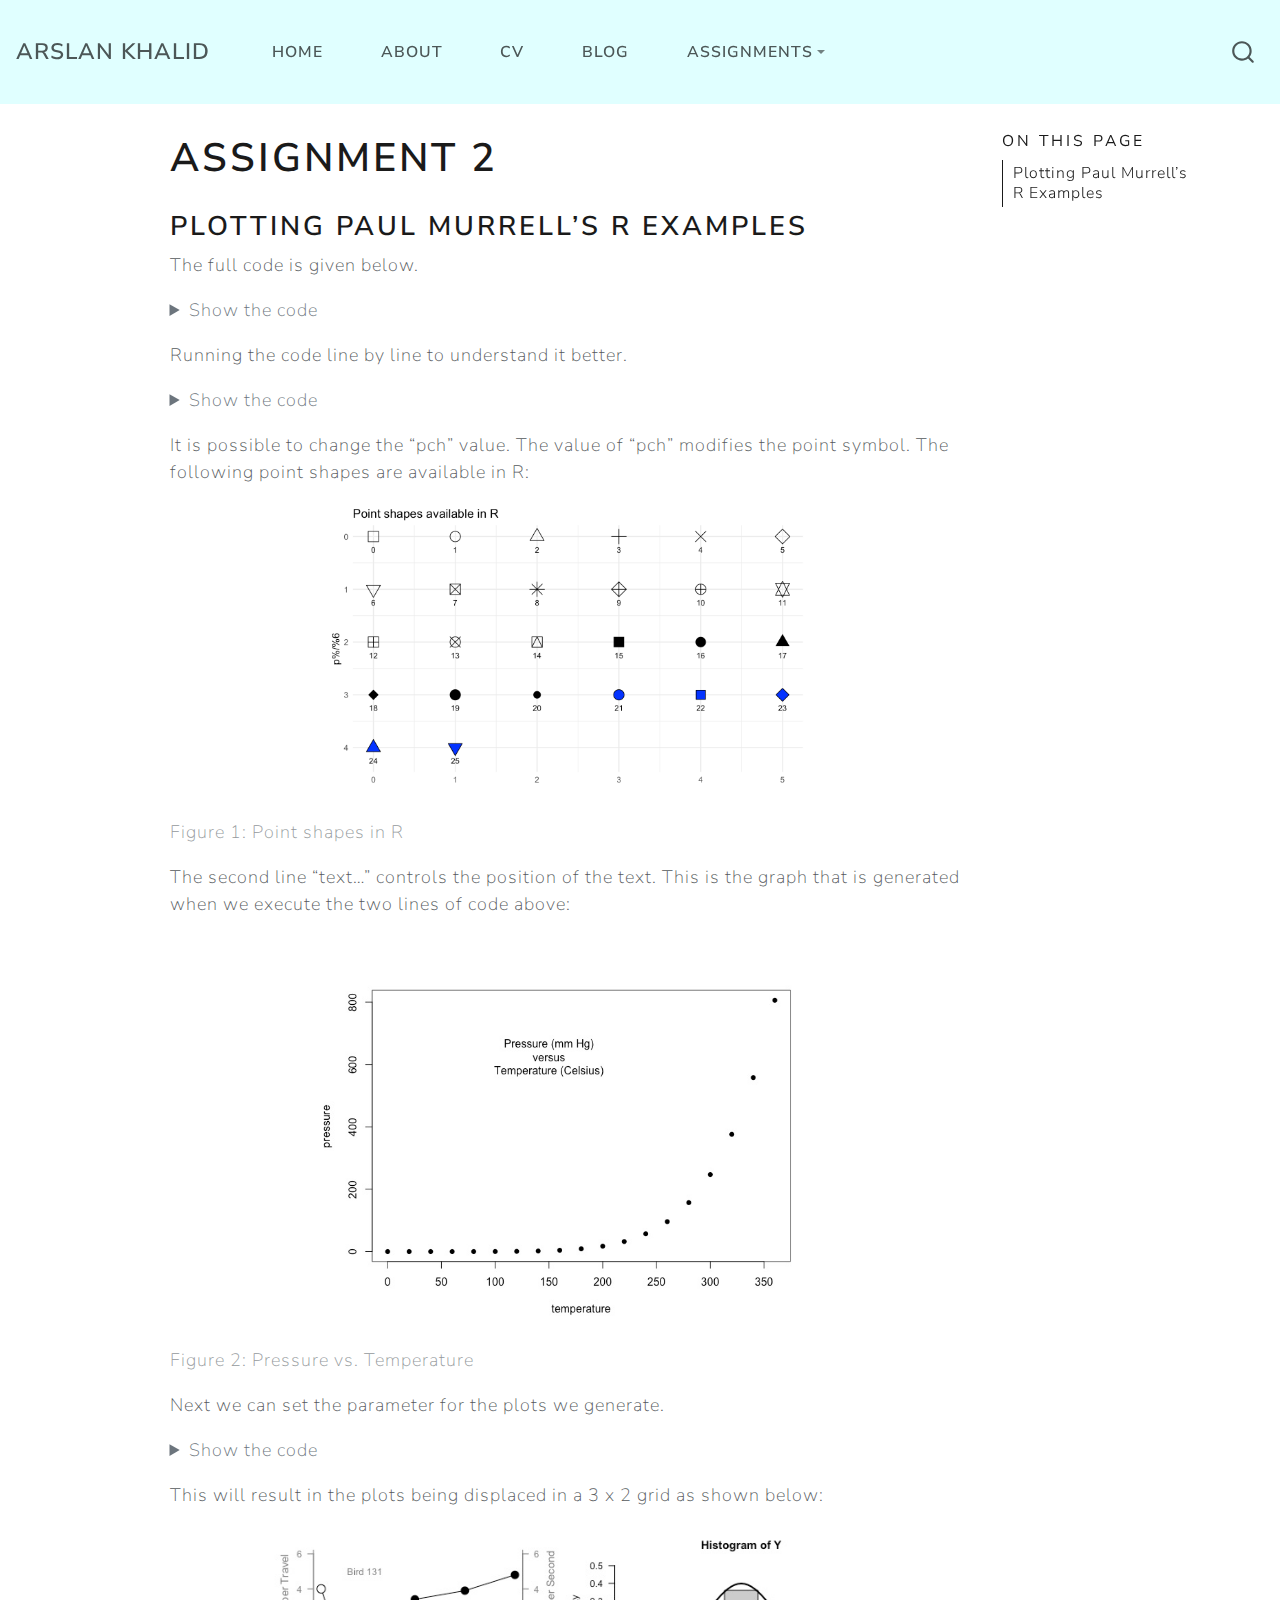
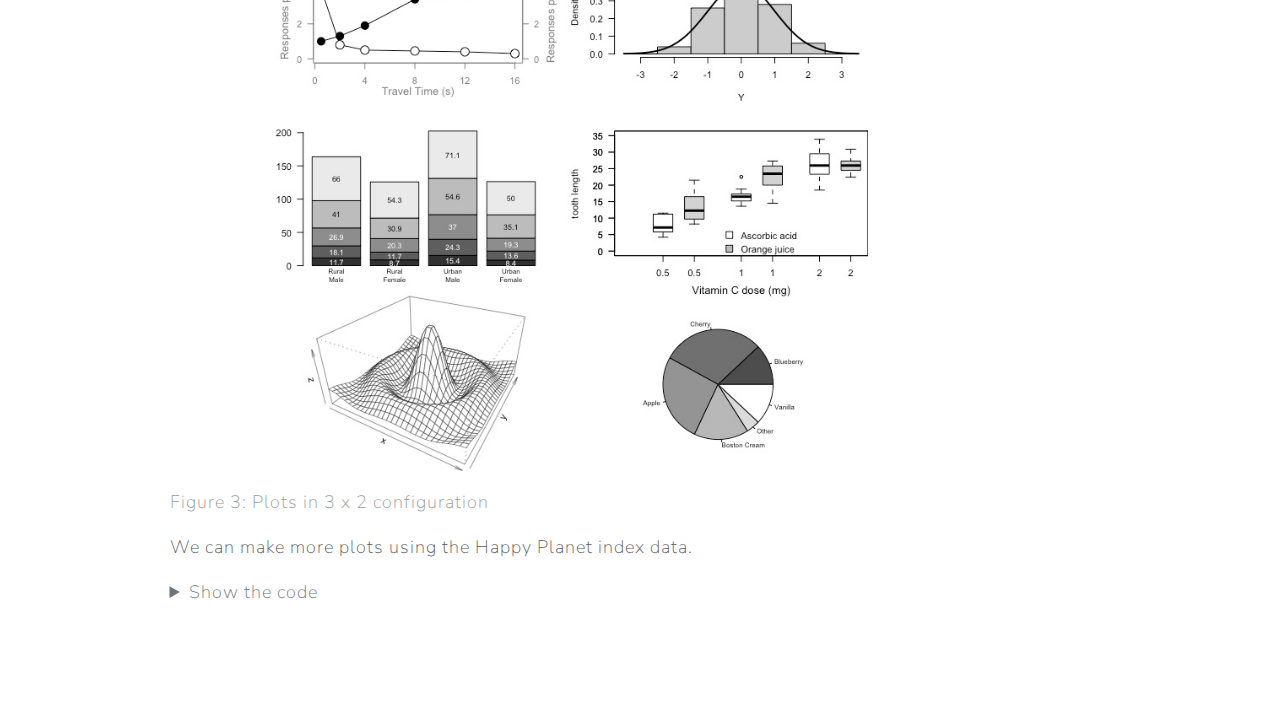
<file: assign02.html>
<!DOCTYPE html>
<html xmlns="http://www.w3.org/1999/xhtml" lang="en" xml:lang="en"><head>

<meta charset="utf-8">
<meta name="generator" content="quarto-1.1.189">

<meta name="viewport" content="width=device-width, initial-scale=1.0, user-scalable=yes">


<title>Arslan Khalid - Assignment 2</title>
<style>
code{white-space: pre-wrap;}
span.smallcaps{font-variant: small-caps;}
div.columns{display: flex; gap: min(4vw, 1.5em);}
div.column{flex: auto; overflow-x: auto;}
div.hanging-indent{margin-left: 1.5em; text-indent: -1.5em;}
ul.task-list{list-style: none;}
ul.task-list li input[type="checkbox"] {
  width: 0.8em;
  margin: 0 0.8em 0.2em -1.6em;
  vertical-align: middle;
}
pre > code.sourceCode { white-space: pre; position: relative; }
pre > code.sourceCode > span { display: inline-block; line-height: 1.25; }
pre > code.sourceCode > span:empty { height: 1.2em; }
.sourceCode { overflow: visible; }
code.sourceCode > span { color: inherit; text-decoration: inherit; }
div.sourceCode { margin: 1em 0; }
pre.sourceCode { margin: 0; }
@media screen {
div.sourceCode { overflow: auto; }
}
@media print {
pre > code.sourceCode { white-space: pre-wrap; }
pre > code.sourceCode > span { text-indent: -5em; padding-left: 5em; }
}
pre.numberSource code
  { counter-reset: source-line 0; }
pre.numberSource code > span
  { position: relative; left: -4em; counter-increment: source-line; }
pre.numberSource code > span > a:first-child::before
  { content: counter(source-line);
    position: relative; left: -1em; text-align: right; vertical-align: baseline;
    border: none; display: inline-block;
    -webkit-touch-callout: none; -webkit-user-select: none;
    -khtml-user-select: none; -moz-user-select: none;
    -ms-user-select: none; user-select: none;
    padding: 0 4px; width: 4em;
    color: #aaaaaa;
  }
pre.numberSource { margin-left: 3em; border-left: 1px solid #aaaaaa;  padding-left: 4px; }
div.sourceCode
  {   }
@media screen {
pre > code.sourceCode > span > a:first-child::before { text-decoration: underline; }
}
code span.al { color: #ff0000; font-weight: bold; } /* Alert */
code span.an { color: #60a0b0; font-weight: bold; font-style: italic; } /* Annotation */
code span.at { color: #7d9029; } /* Attribute */
code span.bn { color: #40a070; } /* BaseN */
code span.bu { color: #008000; } /* BuiltIn */
code span.cf { color: #007020; font-weight: bold; } /* ControlFlow */
code span.ch { color: #4070a0; } /* Char */
code span.cn { color: #880000; } /* Constant */
code span.co { color: #60a0b0; font-style: italic; } /* Comment */
code span.cv { color: #60a0b0; font-weight: bold; font-style: italic; } /* CommentVar */
code span.do { color: #ba2121; font-style: italic; } /* Documentation */
code span.dt { color: #902000; } /* DataType */
code span.dv { color: #40a070; } /* DecVal */
code span.er { color: #ff0000; font-weight: bold; } /* Error */
code span.ex { } /* Extension */
code span.fl { color: #40a070; } /* Float */
code span.fu { color: #06287e; } /* Function */
code span.im { color: #008000; font-weight: bold; } /* Import */
code span.in { color: #60a0b0; font-weight: bold; font-style: italic; } /* Information */
code span.kw { color: #007020; font-weight: bold; } /* Keyword */
code span.op { color: #666666; } /* Operator */
code span.ot { color: #007020; } /* Other */
code span.pp { color: #bc7a00; } /* Preprocessor */
code span.sc { color: #4070a0; } /* SpecialChar */
code span.ss { color: #bb6688; } /* SpecialString */
code span.st { color: #4070a0; } /* String */
code span.va { color: #19177c; } /* Variable */
code span.vs { color: #4070a0; } /* VerbatimString */
code span.wa { color: #60a0b0; font-weight: bold; font-style: italic; } /* Warning */
</style>


<script src="site_libs/quarto-nav/quarto-nav.js"></script>
<script src="site_libs/quarto-nav/headroom.min.js"></script>
<script src="site_libs/clipboard/clipboard.min.js"></script>
<script src="site_libs/quarto-search/autocomplete.umd.js"></script>
<script src="site_libs/quarto-search/fuse.min.js"></script>
<script src="site_libs/quarto-search/quarto-search.js"></script>
<meta name="quarto:offset" content="./">
<script src="site_libs/quarto-html/quarto.js"></script>
<script src="site_libs/quarto-html/popper.min.js"></script>
<script src="site_libs/quarto-html/tippy.umd.min.js"></script>
<script src="site_libs/quarto-html/anchor.min.js"></script>
<link href="site_libs/quarto-html/tippy.css" rel="stylesheet">
<link href="site_libs/quarto-html/quarto-syntax-highlighting.css" rel="stylesheet" id="quarto-text-highlighting-styles">
<script src="site_libs/bootstrap/bootstrap.min.js"></script>
<link href="site_libs/bootstrap/bootstrap-icons.css" rel="stylesheet">
<link href="site_libs/bootstrap/bootstrap.min.css" rel="stylesheet" id="quarto-bootstrap" data-mode="light">
<script id="quarto-search-options" type="application/json">{
  "location": "navbar",
  "copy-button": false,
  "collapse-after": 3,
  "panel-placement": "end",
  "type": "overlay",
  "limit": 20,
  "language": {
    "search-no-results-text": "No results",
    "search-matching-documents-text": "matching documents",
    "search-copy-link-title": "Copy link to search",
    "search-hide-matches-text": "Hide additional matches",
    "search-more-match-text": "more match in this document",
    "search-more-matches-text": "more matches in this document",
    "search-clear-button-title": "Clear",
    "search-detached-cancel-button-title": "Cancel",
    "search-submit-button-title": "Submit"
  }
}</script>


<link rel="stylesheet" href="styles.css">
</head>

<body class="nav-fixed">

<div id="quarto-search-results"></div>
  <header id="quarto-header" class="headroom fixed-top">
    <nav class="navbar navbar-expand-lg navbar-dark ">
      <div class="navbar-container container-fluid">
      <div class="navbar-brand-container">
    <a class="navbar-brand" href="./index.html">
    <span class="navbar-title">Arslan Khalid</span>
    </a>
  </div>
          <button class="navbar-toggler" type="button" data-bs-toggle="collapse" data-bs-target="#navbarCollapse" aria-controls="navbarCollapse" aria-expanded="false" aria-label="Toggle navigation" onclick="if (window.quartoToggleHeadroom) { window.quartoToggleHeadroom(); }">
  <span class="navbar-toggler-icon"></span>
</button>
          <div class="collapse navbar-collapse" id="navbarCollapse">
            <ul class="navbar-nav navbar-nav-scroll me-auto">
  <li class="nav-item">
    <a class="nav-link" href="./index.html">Home</a>
  </li>  
  <li class="nav-item">
    <a class="nav-link" href="./about.html">About</a>
  </li>  
  <li class="nav-item">
    <a class="nav-link" href="./CV_Arslan_Khalid_2022.pdf">CV</a>
  </li>  
  <li class="nav-item">
    <a class="nav-link" href="./blog_temp.html">Blog</a>
  </li>  
  <li class="nav-item dropdown ">
    <a class="nav-link dropdown-toggle" href="#" id="nav-menu-assignments" role="button" data-bs-toggle="dropdown" aria-expanded="false">Assignments</a>
    <ul class="dropdown-menu" aria-labelledby="nav-menu-assignments">    
        <li>
    <a class="dropdown-item" href="./assign01.html">
 <span class="dropdown-text">Assignment 1</span></a>
  </li>  
        <li>
    <a class="dropdown-item" href="./assign02.html">
 <span class="dropdown-text">Assignment 2</span></a>
  </li>  
        <li>
    <a class="dropdown-item" href="./assign03.html">
 <span class="dropdown-text">Assignment 3</span></a>
  </li>  
        <li>
    <a class="dropdown-item" href="./assign04.html">
 <span class="dropdown-text">Assignment 4</span></a>
  </li>  
        <li>
    <a class="dropdown-item" href="./assign05.html">
 <span class="dropdown-text">Assignment 5</span></a>
  </li>  
        <li>
    <a class="dropdown-item" href="./assign06.html">
 <span class="dropdown-text">Assignment 6</span></a>
  </li>  
    </ul>
  </li>
</ul>
              <div id="quarto-search" class="" title="Search"></div>
          </div> <!-- /navcollapse -->
      </div> <!-- /container-fluid -->
    </nav>
</header>
<!-- content -->
<div id="quarto-content" class="quarto-container page-columns page-rows-contents page-layout-article page-navbar">
<!-- sidebar -->
<!-- margin-sidebar -->
    <div id="quarto-margin-sidebar" class="sidebar margin-sidebar">
        <nav id="TOC" role="doc-toc" class="toc-active">
    <h2 id="toc-title">On this page</h2>
   
  <ul>
  <li><a href="#plotting-paul-murrells-r-examples" id="toc-plotting-paul-murrells-r-examples" class="nav-link active" data-scroll-target="#plotting-paul-murrells-r-examples">Plotting Paul Murrell’s R Examples</a></li>
  </ul>
</nav>
    </div>
<!-- main -->
<main class="content" id="quarto-document-content">

<header id="title-block-header" class="quarto-title-block default">
<div class="quarto-title">
<h1 class="title">Assignment 2</h1>
</div>



<div class="quarto-title-meta">

    
    
  </div>
  

</header>

<section id="plotting-paul-murrells-r-examples" class="level3">
<h3 class="anchored" data-anchor-id="plotting-paul-murrells-r-examples">Plotting Paul Murrell’s R Examples</h3>
<p>The full code is given below.</p>
<div class="cell">
<details>
<summary>Show the code</summary>
<div class="sourceCode cell-code" id="cb1"><pre class="sourceCode r code-with-copy"><code class="sourceCode r"><span id="cb1-1"><a href="#cb1-1" aria-hidden="true" tabindex="-1"></a><span class="do">### Paul Murrell's R examples (selected)</span></span>
<span id="cb1-2"><a href="#cb1-2" aria-hidden="true" tabindex="-1"></a></span>
<span id="cb1-3"><a href="#cb1-3" aria-hidden="true" tabindex="-1"></a><span class="do">## Start plotting from basics </span></span>
<span id="cb1-4"><a href="#cb1-4" aria-hidden="true" tabindex="-1"></a><span class="co"># Note the order</span></span>
<span id="cb1-5"><a href="#cb1-5" aria-hidden="true" tabindex="-1"></a><span class="fu">plot</span>(pressure, <span class="at">pch=</span><span class="dv">16</span>)  <span class="co"># Can you change pch?</span></span>
<span id="cb1-6"><a href="#cb1-6" aria-hidden="true" tabindex="-1"></a><span class="fu">text</span>(<span class="dv">150</span>, <span class="dv">600</span>, </span>
<span id="cb1-7"><a href="#cb1-7" aria-hidden="true" tabindex="-1"></a>     <span class="st">"Pressure (mm Hg)</span><span class="sc">\n</span><span class="st">versus</span><span class="sc">\n</span><span class="st">Temperature (Celsius)"</span>)</span>
<span id="cb1-8"><a href="#cb1-8" aria-hidden="true" tabindex="-1"></a></span>
<span id="cb1-9"><a href="#cb1-9" aria-hidden="true" tabindex="-1"></a><span class="co">#  Examples of standard high-level plots </span></span>
<span id="cb1-10"><a href="#cb1-10" aria-hidden="true" tabindex="-1"></a><span class="co">#  In each case, extra output is also added using low-level </span></span>
<span id="cb1-11"><a href="#cb1-11" aria-hidden="true" tabindex="-1"></a><span class="co">#  plotting functions.</span></span>
<span id="cb1-12"><a href="#cb1-12" aria-hidden="true" tabindex="-1"></a><span class="co"># </span></span>
<span id="cb1-13"><a href="#cb1-13" aria-hidden="true" tabindex="-1"></a></span>
<span id="cb1-14"><a href="#cb1-14" aria-hidden="true" tabindex="-1"></a><span class="co"># Setting the parameter (3 rows by 2 cols)</span></span>
<span id="cb1-15"><a href="#cb1-15" aria-hidden="true" tabindex="-1"></a><span class="fu">par</span>(<span class="at">mfrow=</span><span class="fu">c</span>(<span class="dv">3</span>, <span class="dv">2</span>))</span>
<span id="cb1-16"><a href="#cb1-16" aria-hidden="true" tabindex="-1"></a></span>
<span id="cb1-17"><a href="#cb1-17" aria-hidden="true" tabindex="-1"></a><span class="co"># Scatterplot</span></span>
<span id="cb1-18"><a href="#cb1-18" aria-hidden="true" tabindex="-1"></a><span class="co"># Note the incremental additions</span></span>
<span id="cb1-19"><a href="#cb1-19" aria-hidden="true" tabindex="-1"></a></span>
<span id="cb1-20"><a href="#cb1-20" aria-hidden="true" tabindex="-1"></a>x <span class="ot">&lt;-</span> <span class="fu">c</span>(<span class="fl">0.5</span>, <span class="dv">2</span>, <span class="dv">4</span>, <span class="dv">8</span>, <span class="dv">12</span>, <span class="dv">16</span>)</span>
<span id="cb1-21"><a href="#cb1-21" aria-hidden="true" tabindex="-1"></a>y1 <span class="ot">&lt;-</span> <span class="fu">c</span>(<span class="dv">1</span>, <span class="fl">1.3</span>, <span class="fl">1.9</span>, <span class="fl">3.4</span>, <span class="fl">3.9</span>, <span class="fl">4.8</span>)</span>
<span id="cb1-22"><a href="#cb1-22" aria-hidden="true" tabindex="-1"></a>y2 <span class="ot">&lt;-</span> <span class="fu">c</span>(<span class="dv">4</span>, .<span class="dv">8</span>, .<span class="dv">5</span>, .<span class="dv">45</span>, .<span class="dv">4</span>, .<span class="dv">3</span>)</span>
<span id="cb1-23"><a href="#cb1-23" aria-hidden="true" tabindex="-1"></a></span>
<span id="cb1-24"><a href="#cb1-24" aria-hidden="true" tabindex="-1"></a><span class="co"># Setting label orientation, margins c(bottom, left, top, right) &amp; text size</span></span>
<span id="cb1-25"><a href="#cb1-25" aria-hidden="true" tabindex="-1"></a><span class="fu">par</span>(<span class="at">las=</span><span class="dv">1</span>, <span class="at">mar=</span><span class="fu">c</span>(<span class="dv">4</span>, <span class="dv">4</span>, <span class="dv">2</span>, <span class="dv">4</span>), <span class="at">cex=</span>.<span class="dv">7</span>) </span>
<span id="cb1-26"><a href="#cb1-26" aria-hidden="true" tabindex="-1"></a><span class="fu">plot.new</span>()</span>
<span id="cb1-27"><a href="#cb1-27" aria-hidden="true" tabindex="-1"></a><span class="fu">plot.window</span>(<span class="fu">range</span>(x), <span class="fu">c</span>(<span class="dv">0</span>, <span class="dv">6</span>))</span>
<span id="cb1-28"><a href="#cb1-28" aria-hidden="true" tabindex="-1"></a><span class="fu">lines</span>(x, y1)</span>
<span id="cb1-29"><a href="#cb1-29" aria-hidden="true" tabindex="-1"></a><span class="fu">lines</span>(x, y2)</span>
<span id="cb1-30"><a href="#cb1-30" aria-hidden="true" tabindex="-1"></a><span class="fu">points</span>(x, y1, <span class="at">pch=</span><span class="dv">16</span>, <span class="at">cex=</span><span class="dv">2</span>) <span class="co"># Try different cex value?  </span></span>
<span id="cb1-31"><a href="#cb1-31" aria-hidden="true" tabindex="-1"></a><span class="fu">points</span>(x, y2, <span class="at">pch=</span><span class="dv">21</span>, <span class="at">bg=</span><span class="st">"white"</span>, <span class="at">cex=</span><span class="dv">2</span>)  <span class="co"># Different background color</span></span>
<span id="cb1-32"><a href="#cb1-32" aria-hidden="true" tabindex="-1"></a><span class="fu">par</span>(<span class="at">col=</span><span class="st">"gray50"</span>, <span class="at">fg=</span><span class="st">"gray50"</span>, <span class="at">col.axis=</span><span class="st">"gray50"</span>)</span>
<span id="cb1-33"><a href="#cb1-33" aria-hidden="true" tabindex="-1"></a><span class="fu">axis</span>(<span class="dv">1</span>, <span class="at">at=</span><span class="fu">seq</span>(<span class="dv">0</span>, <span class="dv">16</span>, <span class="dv">4</span>)) <span class="co"># What is the first number standing for?</span></span>
<span id="cb1-34"><a href="#cb1-34" aria-hidden="true" tabindex="-1"></a><span class="fu">axis</span>(<span class="dv">2</span>, <span class="at">at=</span><span class="fu">seq</span>(<span class="dv">0</span>, <span class="dv">6</span>, <span class="dv">2</span>))</span>
<span id="cb1-35"><a href="#cb1-35" aria-hidden="true" tabindex="-1"></a><span class="fu">axis</span>(<span class="dv">4</span>, <span class="at">at=</span><span class="fu">seq</span>(<span class="dv">0</span>, <span class="dv">6</span>, <span class="dv">2</span>))</span>
<span id="cb1-36"><a href="#cb1-36" aria-hidden="true" tabindex="-1"></a><span class="fu">box</span>(<span class="at">bty=</span><span class="st">"u"</span>)</span>
<span id="cb1-37"><a href="#cb1-37" aria-hidden="true" tabindex="-1"></a><span class="fu">mtext</span>(<span class="st">"Travel Time (s)"</span>, <span class="at">side=</span><span class="dv">1</span>, <span class="at">line=</span><span class="dv">2</span>, <span class="at">cex=</span><span class="fl">0.8</span>)</span>
<span id="cb1-38"><a href="#cb1-38" aria-hidden="true" tabindex="-1"></a><span class="fu">mtext</span>(<span class="st">"Responses per Travel"</span>, <span class="at">side=</span><span class="dv">2</span>, <span class="at">line=</span><span class="dv">2</span>, <span class="at">las=</span><span class="dv">0</span>, <span class="at">cex=</span><span class="fl">0.8</span>)</span>
<span id="cb1-39"><a href="#cb1-39" aria-hidden="true" tabindex="-1"></a><span class="fu">mtext</span>(<span class="st">"Responses per Second"</span>, <span class="at">side=</span><span class="dv">4</span>, <span class="at">line=</span><span class="dv">2</span>, <span class="at">las=</span><span class="dv">0</span>, <span class="at">cex=</span><span class="fl">0.8</span>)</span>
<span id="cb1-40"><a href="#cb1-40" aria-hidden="true" tabindex="-1"></a><span class="fu">text</span>(<span class="dv">4</span>, <span class="dv">5</span>, <span class="st">"Bird 131"</span>)</span>
<span id="cb1-41"><a href="#cb1-41" aria-hidden="true" tabindex="-1"></a><span class="fu">par</span>(<span class="at">mar=</span><span class="fu">c</span>(<span class="fl">5.1</span>, <span class="fl">4.1</span>, <span class="fl">4.1</span>, <span class="fl">2.1</span>), <span class="at">col=</span><span class="st">"black"</span>, <span class="at">fg=</span><span class="st">"black"</span>, <span class="at">col.axis=</span><span class="st">"black"</span>)</span>
<span id="cb1-42"><a href="#cb1-42" aria-hidden="true" tabindex="-1"></a></span>
<span id="cb1-43"><a href="#cb1-43" aria-hidden="true" tabindex="-1"></a><span class="co"># Histogram</span></span>
<span id="cb1-44"><a href="#cb1-44" aria-hidden="true" tabindex="-1"></a><span class="co"># Random data</span></span>
<span id="cb1-45"><a href="#cb1-45" aria-hidden="true" tabindex="-1"></a>Y <span class="ot">&lt;-</span> <span class="fu">rnorm</span>(<span class="dv">50</span>)</span>
<span id="cb1-46"><a href="#cb1-46" aria-hidden="true" tabindex="-1"></a><span class="co"># Make sure no Y exceed [-3.5, 3.5]</span></span>
<span id="cb1-47"><a href="#cb1-47" aria-hidden="true" tabindex="-1"></a>Y[Y <span class="sc">&lt;</span> <span class="sc">-</span><span class="fl">3.5</span> <span class="sc">|</span> Y <span class="sc">&gt;</span> <span class="fl">3.5</span>] <span class="ot">&lt;-</span> <span class="cn">NA</span> <span class="co"># Selection/set range</span></span>
<span id="cb1-48"><a href="#cb1-48" aria-hidden="true" tabindex="-1"></a>x <span class="ot">&lt;-</span> <span class="fu">seq</span>(<span class="sc">-</span><span class="fl">3.5</span>, <span class="fl">3.5</span>, .<span class="dv">1</span>)</span>
<span id="cb1-49"><a href="#cb1-49" aria-hidden="true" tabindex="-1"></a>dn <span class="ot">&lt;-</span> <span class="fu">dnorm</span>(x)</span>
<span id="cb1-50"><a href="#cb1-50" aria-hidden="true" tabindex="-1"></a><span class="fu">par</span>(<span class="at">mar=</span><span class="fu">c</span>(<span class="fl">4.5</span>, <span class="fl">4.1</span>, <span class="fl">3.1</span>, <span class="dv">0</span>))</span>
<span id="cb1-51"><a href="#cb1-51" aria-hidden="true" tabindex="-1"></a><span class="fu">hist</span>(Y, <span class="at">breaks=</span><span class="fu">seq</span>(<span class="sc">-</span><span class="fl">3.5</span>, <span class="fl">3.5</span>), <span class="at">ylim=</span><span class="fu">c</span>(<span class="dv">0</span>, <span class="fl">0.5</span>), </span>
<span id="cb1-52"><a href="#cb1-52" aria-hidden="true" tabindex="-1"></a>     <span class="at">col=</span><span class="st">"gray80"</span>, <span class="at">freq=</span><span class="cn">FALSE</span>)</span>
<span id="cb1-53"><a href="#cb1-53" aria-hidden="true" tabindex="-1"></a><span class="fu">lines</span>(x, <span class="fu">dnorm</span>(x), <span class="at">lwd=</span><span class="dv">2</span>)</span>
<span id="cb1-54"><a href="#cb1-54" aria-hidden="true" tabindex="-1"></a><span class="fu">par</span>(<span class="at">mar=</span><span class="fu">c</span>(<span class="fl">5.1</span>, <span class="fl">4.1</span>, <span class="fl">4.1</span>, <span class="fl">2.1</span>))</span>
<span id="cb1-55"><a href="#cb1-55" aria-hidden="true" tabindex="-1"></a></span>
<span id="cb1-56"><a href="#cb1-56" aria-hidden="true" tabindex="-1"></a><span class="co"># Barplot</span></span>
<span id="cb1-57"><a href="#cb1-57" aria-hidden="true" tabindex="-1"></a><span class="fu">par</span>(<span class="at">mar=</span><span class="fu">c</span>(<span class="dv">2</span>, <span class="fl">3.1</span>, <span class="dv">2</span>, <span class="fl">2.1</span>)) </span>
<span id="cb1-58"><a href="#cb1-58" aria-hidden="true" tabindex="-1"></a>midpts <span class="ot">&lt;-</span> <span class="fu">barplot</span>(VADeaths, </span>
<span id="cb1-59"><a href="#cb1-59" aria-hidden="true" tabindex="-1"></a>                  <span class="at">col=</span><span class="fu">gray</span>(<span class="fl">0.1</span> <span class="sc">+</span> <span class="fu">seq</span>(<span class="dv">1</span>, <span class="dv">9</span>, <span class="dv">2</span>)<span class="sc">/</span><span class="dv">11</span>), </span>
<span id="cb1-60"><a href="#cb1-60" aria-hidden="true" tabindex="-1"></a>                  <span class="at">names=</span><span class="fu">rep</span>(<span class="st">""</span>, <span class="dv">4</span>))</span>
<span id="cb1-61"><a href="#cb1-61" aria-hidden="true" tabindex="-1"></a><span class="fu">mtext</span>(<span class="fu">sub</span>(<span class="st">" "</span>, <span class="st">"</span><span class="sc">\n</span><span class="st">"</span>, <span class="fu">colnames</span>(VADeaths)),</span>
<span id="cb1-62"><a href="#cb1-62" aria-hidden="true" tabindex="-1"></a>      <span class="at">at=</span>midpts, <span class="at">side=</span><span class="dv">1</span>, <span class="at">line=</span><span class="fl">0.5</span>, <span class="at">cex=</span><span class="fl">0.5</span>)</span>
<span id="cb1-63"><a href="#cb1-63" aria-hidden="true" tabindex="-1"></a><span class="fu">text</span>(<span class="fu">rep</span>(midpts, <span class="at">each=</span><span class="dv">5</span>), <span class="fu">apply</span>(VADeaths, <span class="dv">2</span>, cumsum) <span class="sc">-</span> VADeaths<span class="sc">/</span><span class="dv">2</span>,</span>
<span id="cb1-64"><a href="#cb1-64" aria-hidden="true" tabindex="-1"></a>     VADeaths, </span>
<span id="cb1-65"><a href="#cb1-65" aria-hidden="true" tabindex="-1"></a>     <span class="at">col=</span><span class="fu">rep</span>(<span class="fu">c</span>(<span class="st">"white"</span>, <span class="st">"black"</span>), <span class="at">times=</span><span class="dv">3</span><span class="sc">:</span><span class="dv">2</span>), </span>
<span id="cb1-66"><a href="#cb1-66" aria-hidden="true" tabindex="-1"></a>     <span class="at">cex=</span><span class="fl">0.8</span>)</span>
<span id="cb1-67"><a href="#cb1-67" aria-hidden="true" tabindex="-1"></a><span class="fu">par</span>(<span class="at">mar=</span><span class="fu">c</span>(<span class="fl">5.1</span>, <span class="fl">4.1</span>, <span class="fl">4.1</span>, <span class="fl">2.1</span>))  </span>
<span id="cb1-68"><a href="#cb1-68" aria-hidden="true" tabindex="-1"></a></span>
<span id="cb1-69"><a href="#cb1-69" aria-hidden="true" tabindex="-1"></a><span class="co"># Boxplot</span></span>
<span id="cb1-70"><a href="#cb1-70" aria-hidden="true" tabindex="-1"></a><span class="fu">par</span>(<span class="at">mar=</span><span class="fu">c</span>(<span class="dv">3</span>, <span class="fl">4.1</span>, <span class="dv">2</span>, <span class="dv">0</span>))</span>
<span id="cb1-71"><a href="#cb1-71" aria-hidden="true" tabindex="-1"></a><span class="fu">boxplot</span>(len <span class="sc">~</span> dose, <span class="at">data =</span> ToothGrowth,</span>
<span id="cb1-72"><a href="#cb1-72" aria-hidden="true" tabindex="-1"></a>        <span class="at">boxwex =</span> <span class="fl">0.25</span>, <span class="at">at =</span> <span class="dv">1</span><span class="sc">:</span><span class="dv">3</span> <span class="sc">-</span> <span class="fl">0.2</span>,</span>
<span id="cb1-73"><a href="#cb1-73" aria-hidden="true" tabindex="-1"></a>        <span class="at">subset=</span> supp <span class="sc">==</span> <span class="st">"VC"</span>, <span class="at">col=</span><span class="st">"white"</span>,</span>
<span id="cb1-74"><a href="#cb1-74" aria-hidden="true" tabindex="-1"></a>        <span class="at">xlab=</span><span class="st">""</span>,</span>
<span id="cb1-75"><a href="#cb1-75" aria-hidden="true" tabindex="-1"></a>        <span class="at">ylab=</span><span class="st">"tooth length"</span>, <span class="at">ylim=</span><span class="fu">c</span>(<span class="dv">0</span>,<span class="dv">35</span>))</span>
<span id="cb1-76"><a href="#cb1-76" aria-hidden="true" tabindex="-1"></a><span class="fu">mtext</span>(<span class="st">"Vitamin C dose (mg)"</span>, <span class="at">side=</span><span class="dv">1</span>, <span class="at">line=</span><span class="fl">2.5</span>, <span class="at">cex=</span><span class="fl">0.8</span>)</span>
<span id="cb1-77"><a href="#cb1-77" aria-hidden="true" tabindex="-1"></a><span class="fu">boxplot</span>(len <span class="sc">~</span> dose, <span class="at">data =</span> ToothGrowth, <span class="at">add =</span> <span class="cn">TRUE</span>,</span>
<span id="cb1-78"><a href="#cb1-78" aria-hidden="true" tabindex="-1"></a>        <span class="at">boxwex =</span> <span class="fl">0.25</span>, <span class="at">at =</span> <span class="dv">1</span><span class="sc">:</span><span class="dv">3</span> <span class="sc">+</span> <span class="fl">0.2</span>,</span>
<span id="cb1-79"><a href="#cb1-79" aria-hidden="true" tabindex="-1"></a>        </span>
<span id="cb1-80"><a href="#cb1-80" aria-hidden="true" tabindex="-1"></a>        <span class="at">subset=</span> supp <span class="sc">==</span> <span class="st">"OJ"</span>)</span>
<span id="cb1-81"><a href="#cb1-81" aria-hidden="true" tabindex="-1"></a><span class="fu">legend</span>(<span class="fl">1.5</span>, <span class="dv">9</span>, <span class="fu">c</span>(<span class="st">"Ascorbic acid"</span>, <span class="st">"Orange juice"</span>), </span>
<span id="cb1-82"><a href="#cb1-82" aria-hidden="true" tabindex="-1"></a>       <span class="at">fill =</span> <span class="fu">c</span>(<span class="st">"white"</span>, <span class="st">"gray"</span>), </span>
<span id="cb1-83"><a href="#cb1-83" aria-hidden="true" tabindex="-1"></a>       <span class="at">bty=</span><span class="st">"n"</span>)</span>
<span id="cb1-84"><a href="#cb1-84" aria-hidden="true" tabindex="-1"></a><span class="fu">par</span>(<span class="at">mar=</span><span class="fu">c</span>(<span class="fl">5.1</span>, <span class="fl">4.1</span>, <span class="fl">4.1</span>, <span class="fl">2.1</span>))</span>
<span id="cb1-85"><a href="#cb1-85" aria-hidden="true" tabindex="-1"></a></span>
<span id="cb1-86"><a href="#cb1-86" aria-hidden="true" tabindex="-1"></a><span class="co"># Persp</span></span>
<span id="cb1-87"><a href="#cb1-87" aria-hidden="true" tabindex="-1"></a>x <span class="ot">&lt;-</span> <span class="fu">seq</span>(<span class="sc">-</span><span class="dv">10</span>, <span class="dv">10</span>, <span class="at">length=</span> <span class="dv">30</span>)</span>
<span id="cb1-88"><a href="#cb1-88" aria-hidden="true" tabindex="-1"></a>y <span class="ot">&lt;-</span> x</span>
<span id="cb1-89"><a href="#cb1-89" aria-hidden="true" tabindex="-1"></a>f <span class="ot">&lt;-</span> <span class="cf">function</span>(x,y) { r <span class="ot">&lt;-</span> <span class="fu">sqrt</span>(x<span class="sc">^</span><span class="dv">2</span><span class="sc">+</span>y<span class="sc">^</span><span class="dv">2</span>); <span class="dv">10</span> <span class="sc">*</span> <span class="fu">sin</span>(r)<span class="sc">/</span>r }</span>
<span id="cb1-90"><a href="#cb1-90" aria-hidden="true" tabindex="-1"></a>z <span class="ot">&lt;-</span> <span class="fu">outer</span>(x, y, f)</span>
<span id="cb1-91"><a href="#cb1-91" aria-hidden="true" tabindex="-1"></a>z[<span class="fu">is.na</span>(z)] <span class="ot">&lt;-</span> <span class="dv">1</span></span>
<span id="cb1-92"><a href="#cb1-92" aria-hidden="true" tabindex="-1"></a><span class="co"># 0.5 to include z axis label</span></span>
<span id="cb1-93"><a href="#cb1-93" aria-hidden="true" tabindex="-1"></a><span class="fu">par</span>(<span class="at">mar=</span><span class="fu">c</span>(<span class="dv">0</span>, <span class="fl">0.5</span>, <span class="dv">0</span>, <span class="dv">0</span>), <span class="at">lwd=</span><span class="fl">0.5</span>)</span>
<span id="cb1-94"><a href="#cb1-94" aria-hidden="true" tabindex="-1"></a><span class="fu">persp</span>(x, y, z, <span class="at">theta =</span> <span class="dv">30</span>, <span class="at">phi =</span> <span class="dv">30</span>, </span>
<span id="cb1-95"><a href="#cb1-95" aria-hidden="true" tabindex="-1"></a>      <span class="at">expand =</span> <span class="fl">0.5</span>)</span>
<span id="cb1-96"><a href="#cb1-96" aria-hidden="true" tabindex="-1"></a><span class="fu">par</span>(<span class="at">mar=</span><span class="fu">c</span>(<span class="fl">5.1</span>, <span class="fl">4.1</span>, <span class="fl">4.1</span>, <span class="fl">2.1</span>), <span class="at">lwd=</span><span class="dv">1</span>)</span>
<span id="cb1-97"><a href="#cb1-97" aria-hidden="true" tabindex="-1"></a></span>
<span id="cb1-98"><a href="#cb1-98" aria-hidden="true" tabindex="-1"></a><span class="co"># Piechart</span></span>
<span id="cb1-99"><a href="#cb1-99" aria-hidden="true" tabindex="-1"></a><span class="fu">par</span>(<span class="at">mar=</span><span class="fu">c</span>(<span class="dv">0</span>, <span class="dv">2</span>, <span class="dv">1</span>, <span class="dv">2</span>), <span class="at">xpd=</span><span class="cn">FALSE</span>, <span class="at">cex=</span><span class="fl">0.5</span>)</span>
<span id="cb1-100"><a href="#cb1-100" aria-hidden="true" tabindex="-1"></a>pie.sales <span class="ot">&lt;-</span> <span class="fu">c</span>(<span class="fl">0.12</span>, <span class="fl">0.3</span>, <span class="fl">0.26</span>, <span class="fl">0.16</span>, <span class="fl">0.04</span>, <span class="fl">0.12</span>)</span>
<span id="cb1-101"><a href="#cb1-101" aria-hidden="true" tabindex="-1"></a><span class="fu">names</span>(pie.sales) <span class="ot">&lt;-</span> <span class="fu">c</span>(<span class="st">"Blueberry"</span>, <span class="st">"Cherry"</span>,</span>
<span id="cb1-102"><a href="#cb1-102" aria-hidden="true" tabindex="-1"></a>                      <span class="st">"Apple"</span>, <span class="st">"Boston Cream"</span>, <span class="st">"Other"</span>, <span class="st">"Vanilla"</span>)</span>
<span id="cb1-103"><a href="#cb1-103" aria-hidden="true" tabindex="-1"></a><span class="fu">pie</span>(pie.sales, <span class="at">col =</span> <span class="fu">gray</span>(<span class="fu">seq</span>(<span class="fl">0.3</span>,<span class="fl">1.0</span>,<span class="at">length=</span><span class="dv">6</span>))) </span>
<span id="cb1-104"><a href="#cb1-104" aria-hidden="true" tabindex="-1"></a></span>
<span id="cb1-105"><a href="#cb1-105" aria-hidden="true" tabindex="-1"></a><span class="co"># Exercise: Can you generate these charts individually?  Try these functions </span></span>
<span id="cb1-106"><a href="#cb1-106" aria-hidden="true" tabindex="-1"></a><span class="co"># using another dataset. Be sure to work on the layout and margins</span></span></code><button title="Copy to Clipboard" class="code-copy-button"><i class="bi"></i></button></pre></div>
</details>
</div>
<p>Running the code line by line to understand it better.</p>
<div class="cell">
<details>
<summary>Show the code</summary>
<div class="sourceCode cell-code" id="cb2"><pre class="sourceCode r code-with-copy"><code class="sourceCode r"><span id="cb2-1"><a href="#cb2-1" aria-hidden="true" tabindex="-1"></a><span class="fu">plot</span>(pressure, <span class="at">pch=</span><span class="dv">12</span>)  <span class="co"># Can you change pch?</span></span>
<span id="cb2-2"><a href="#cb2-2" aria-hidden="true" tabindex="-1"></a><span class="fu">text</span>(<span class="dv">150</span>, <span class="dv">625</span>, </span>
<span id="cb2-3"><a href="#cb2-3" aria-hidden="true" tabindex="-1"></a>     <span class="st">"Pressure (mm Hg)</span><span class="sc">\n</span><span class="st">versus</span><span class="sc">\n</span><span class="st">Temperature (Celsius)"</span>)</span></code><button title="Copy to Clipboard" class="code-copy-button"><i class="bi"></i></button></pre></div>
</details>
</div>
<p>It is possible to change the “pch” value. The value of “pch” modifies the point symbol. The following point shapes are available in R:</p>
<div class="quarto-figure quarto-figure-center">
<figure class="figure">
<p><img src="images/point_shapes_in_R.png" class="img-fluid figure-img" width="481"></p>
<p></p><figcaption class="figure-caption">Figure 1: Point shapes in R</figcaption><p></p>
</figure>
</div>
<p>The second line “text…” controls the position of the text. This is the graph that is generated when we execute the two lines of code above:</p>
<div class="quarto-figure quarto-figure-center">
<figure class="figure">
<p><img src="images/Plot1.jpeg" class="img-fluid figure-img" width="500"></p>
<p></p><figcaption class="figure-caption">Figure 2: Pressure vs.&nbsp;Temperature</figcaption><p></p>
</figure>
</div>
<p>Next we can set the parameter for the plots we generate.</p>
<div class="cell">
<details>
<summary>Show the code</summary>
<div class="sourceCode cell-code" id="cb3"><pre class="sourceCode r code-with-copy"><code class="sourceCode r"><span id="cb3-1"><a href="#cb3-1" aria-hidden="true" tabindex="-1"></a><span class="fu">par</span>(<span class="at">mfrow=</span><span class="fu">c</span>(<span class="dv">3</span>, <span class="dv">2</span>))</span></code><button title="Copy to Clipboard" class="code-copy-button"><i class="bi"></i></button></pre></div>
</details>
</div>
<p>This will result in the plots being displaced in a 3 x 2 grid as shown below:</p>
<div class="quarto-figure quarto-figure-center">
<figure class="figure">
<p><img src="images/Plot2.jpeg" class="img-fluid figure-img" width="600"></p>
<p></p><figcaption class="figure-caption">Figure 3: Plots in 3 x 2 configuration</figcaption><p></p>
</figure>
</div>
<p>We can make more plots using the Happy Planet index data.</p>
<div class="cell">
<details>
<summary>Show the code</summary>
<div class="sourceCode cell-code" id="cb4"><pre class="sourceCode r code-with-copy"><code class="sourceCode r"><span id="cb4-1"><a href="#cb4-1" aria-hidden="true" tabindex="-1"></a><span class="fu">boxplot</span>(AverageLifeExpectancy <span class="sc">~</span> pop, <span class="at">data =</span> hpi2016)</span></code><button title="Copy to Clipboard" class="code-copy-button"><i class="bi"></i></button></pre></div>
</details>
</div>


</section>

</main> <!-- /main -->
<script id="quarto-html-after-body" type="application/javascript">
window.document.addEventListener("DOMContentLoaded", function (event) {
  const toggleBodyColorMode = (bsSheetEl) => {
    const mode = bsSheetEl.getAttribute("data-mode");
    const bodyEl = window.document.querySelector("body");
    if (mode === "dark") {
      bodyEl.classList.add("quarto-dark");
      bodyEl.classList.remove("quarto-light");
    } else {
      bodyEl.classList.add("quarto-light");
      bodyEl.classList.remove("quarto-dark");
    }
  }
  const toggleBodyColorPrimary = () => {
    const bsSheetEl = window.document.querySelector("link#quarto-bootstrap");
    if (bsSheetEl) {
      toggleBodyColorMode(bsSheetEl);
    }
  }
  toggleBodyColorPrimary();  
  const icon = "";
  const anchorJS = new window.AnchorJS();
  anchorJS.options = {
    placement: 'right',
    icon: icon
  };
  anchorJS.add('.anchored');
  const clipboard = new window.ClipboardJS('.code-copy-button', {
    target: function(trigger) {
      return trigger.previousElementSibling;
    }
  });
  clipboard.on('success', function(e) {
    // button target
    const button = e.trigger;
    // don't keep focus
    button.blur();
    // flash "checked"
    button.classList.add('code-copy-button-checked');
    var currentTitle = button.getAttribute("title");
    button.setAttribute("title", "Copied!");
    setTimeout(function() {
      button.setAttribute("title", currentTitle);
      button.classList.remove('code-copy-button-checked');
    }, 1000);
    // clear code selection
    e.clearSelection();
  });
  function tippyHover(el, contentFn) {
    const config = {
      allowHTML: true,
      content: contentFn,
      maxWidth: 500,
      delay: 100,
      arrow: false,
      appendTo: function(el) {
          return el.parentElement;
      },
      interactive: true,
      interactiveBorder: 10,
      theme: 'quarto',
      placement: 'bottom-start'
    };
    window.tippy(el, config); 
  }
  const noterefs = window.document.querySelectorAll('a[role="doc-noteref"]');
  for (var i=0; i<noterefs.length; i++) {
    const ref = noterefs[i];
    tippyHover(ref, function() {
      // use id or data attribute instead here
      let href = ref.getAttribute('data-footnote-href') || ref.getAttribute('href');
      try { href = new URL(href).hash; } catch {}
      const id = href.replace(/^#\/?/, "");
      const note = window.document.getElementById(id);
      return note.innerHTML;
    });
  }
  var bibliorefs = window.document.querySelectorAll('a[role="doc-biblioref"]');
  for (var i=0; i<bibliorefs.length; i++) {
    const ref = bibliorefs[i];
    const cites = ref.parentNode.getAttribute('data-cites').split(' ');
    tippyHover(ref, function() {
      var popup = window.document.createElement('div');
      cites.forEach(function(cite) {
        var citeDiv = window.document.createElement('div');
        citeDiv.classList.add('hanging-indent');
        citeDiv.classList.add('csl-entry');
        var biblioDiv = window.document.getElementById('ref-' + cite);
        if (biblioDiv) {
          citeDiv.innerHTML = biblioDiv.innerHTML;
        }
        popup.appendChild(citeDiv);
      });
      return popup.innerHTML;
    });
  }
});
</script>
</div> <!-- /content -->



</body></html>
</file>
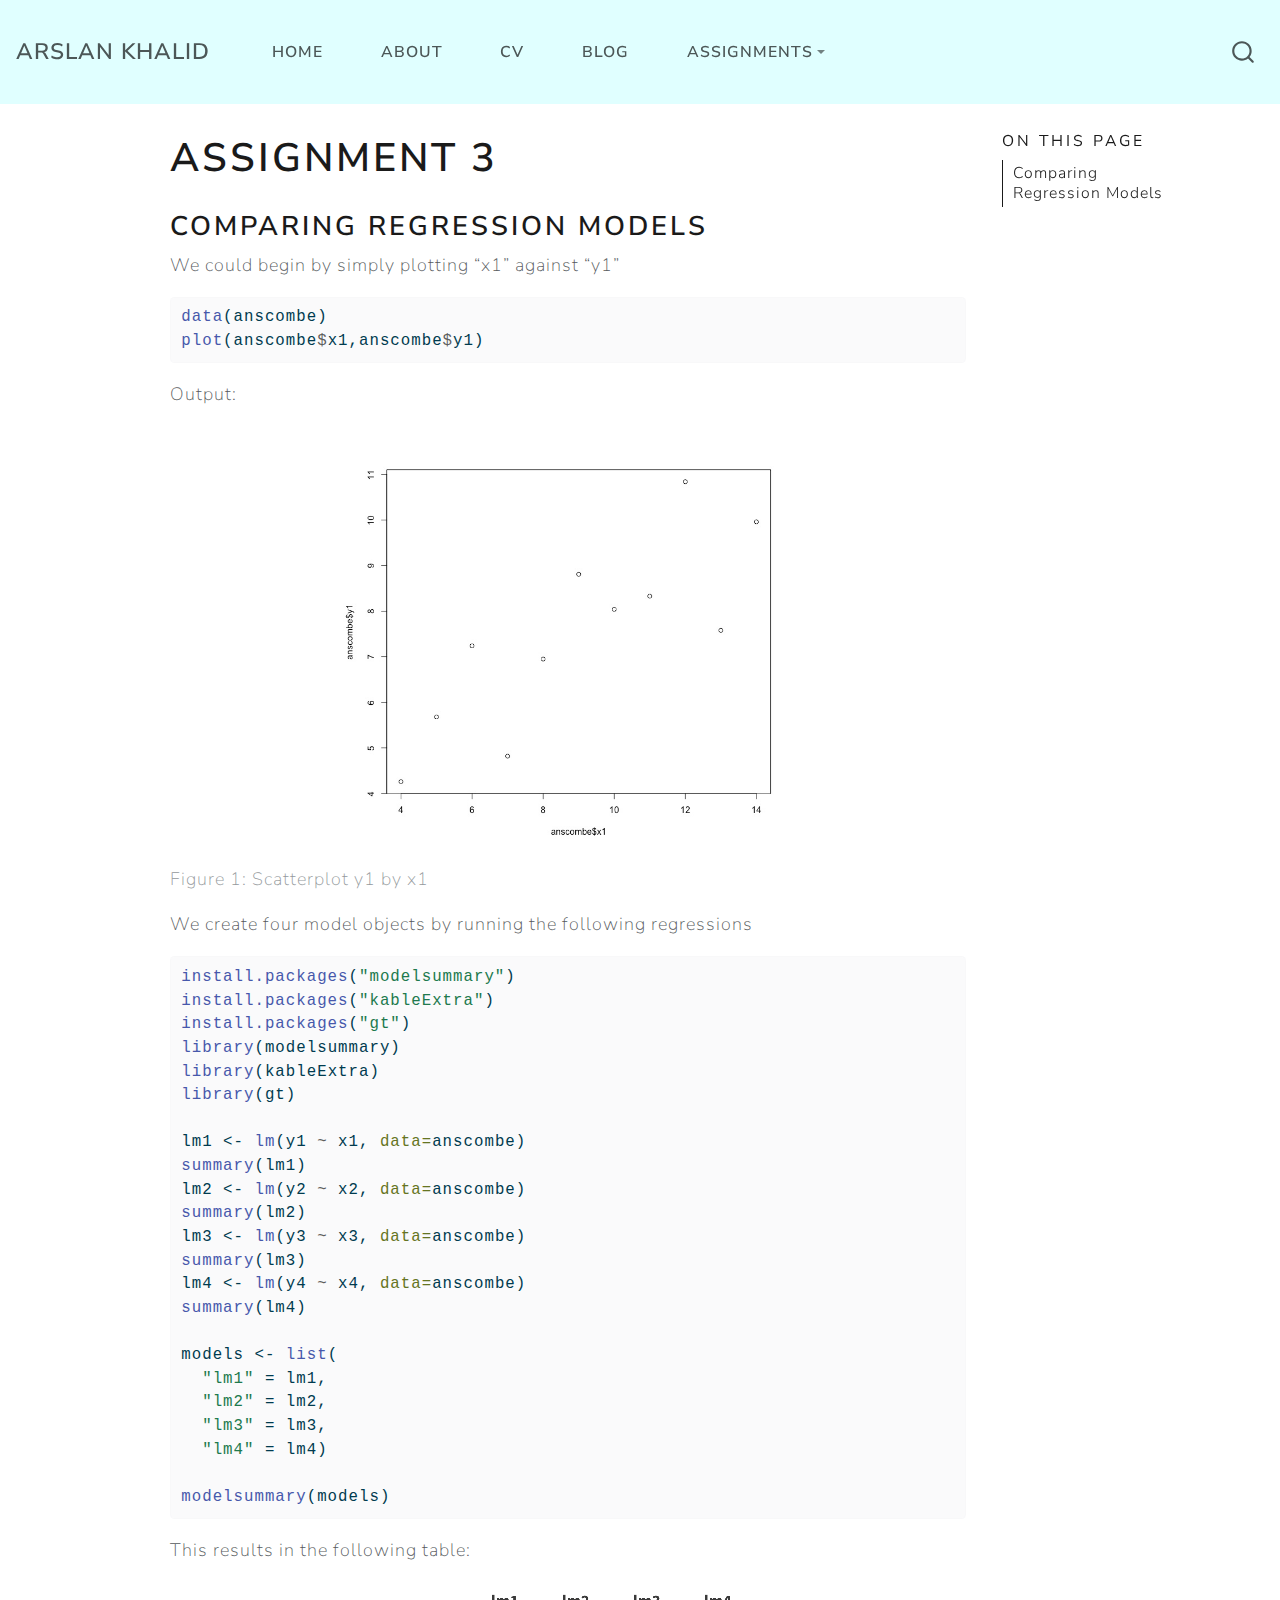
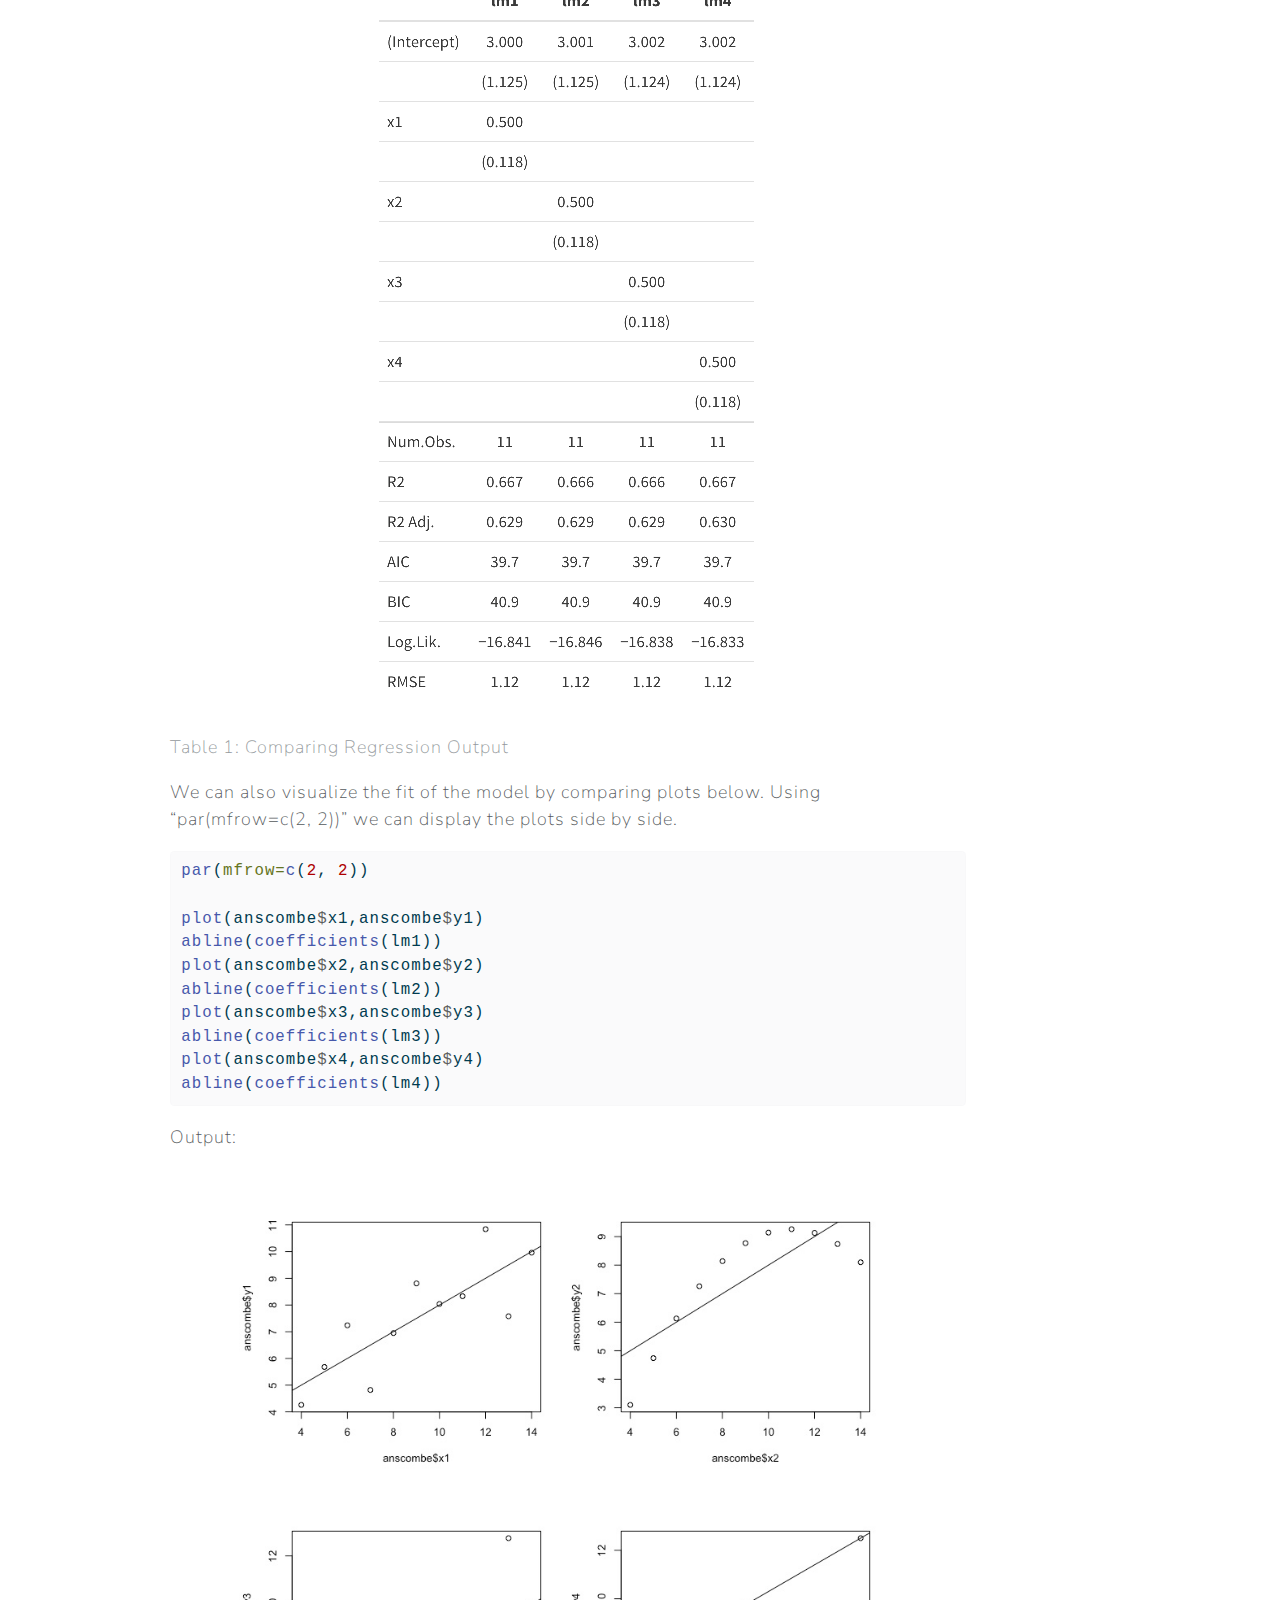
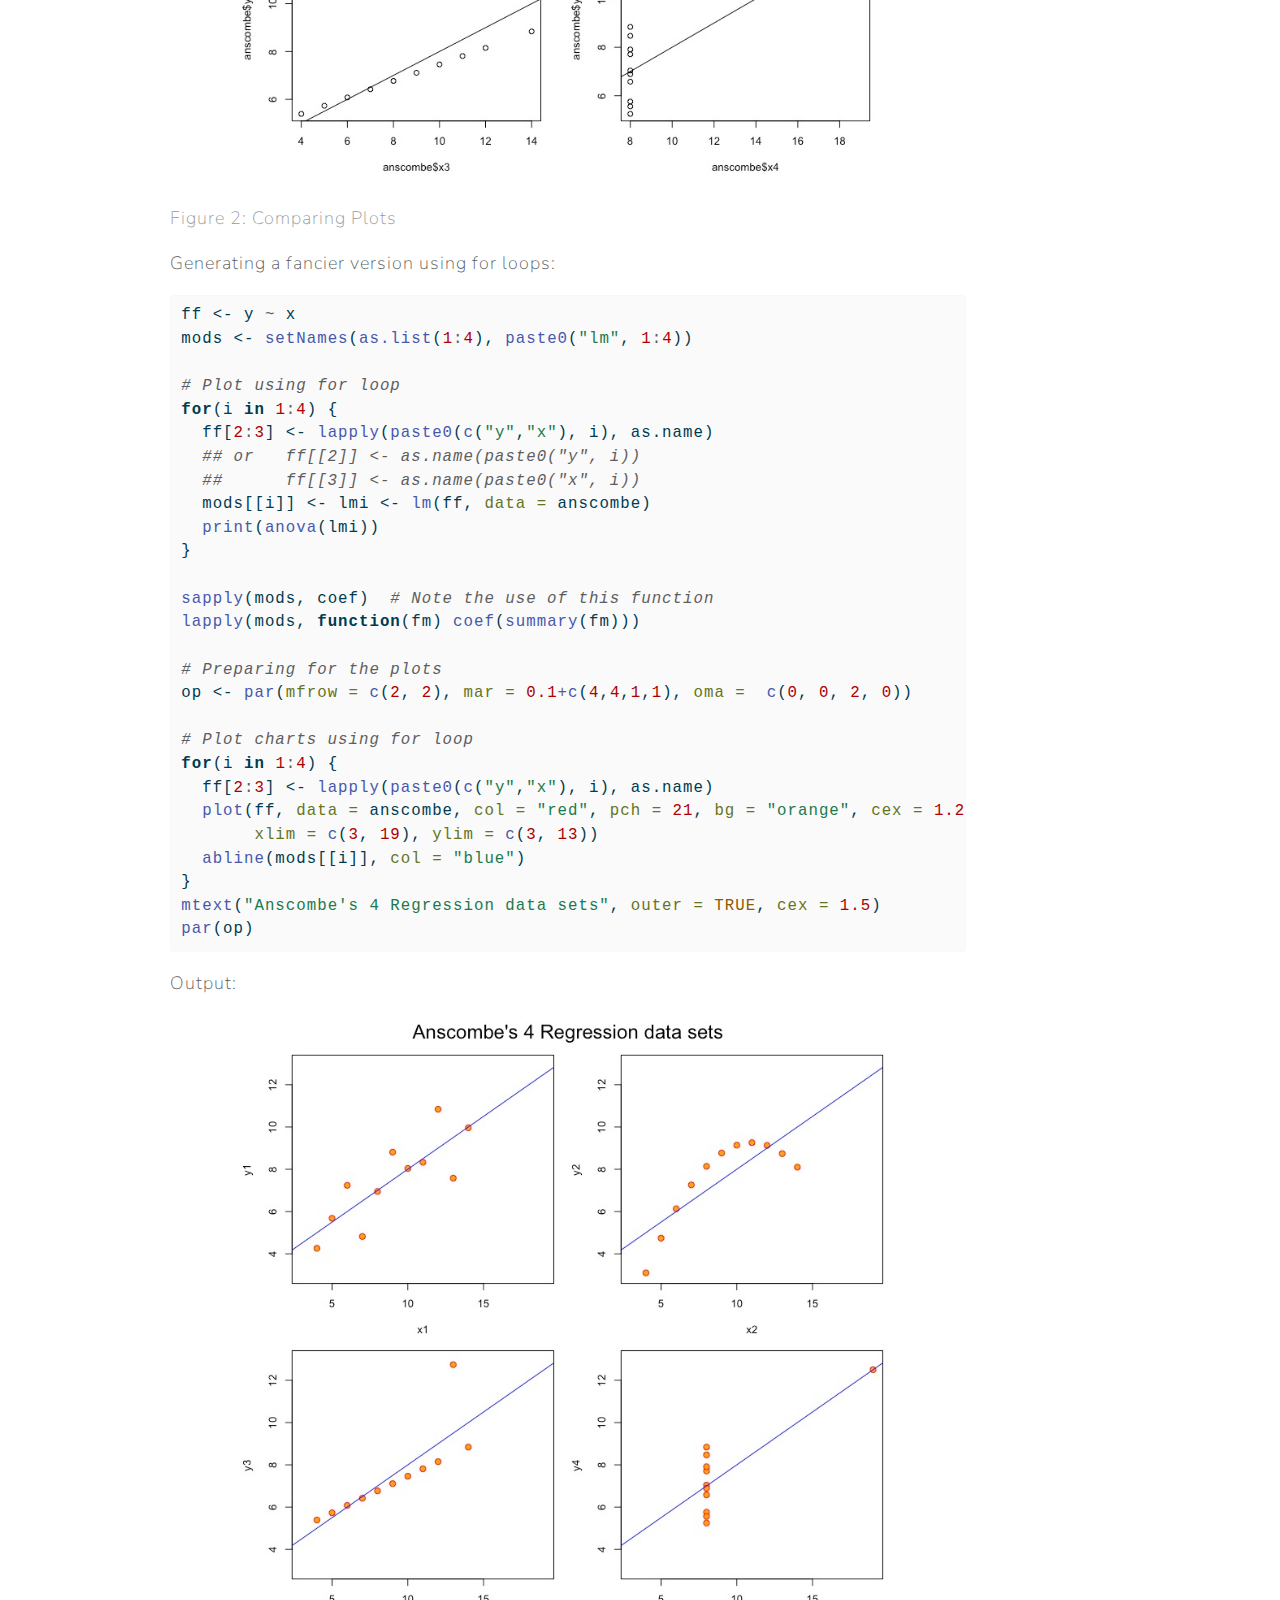
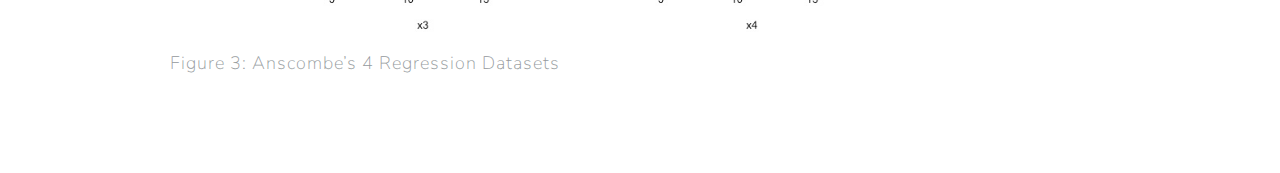
<file: assign03 2.html>
<!DOCTYPE html>
<html xmlns="http://www.w3.org/1999/xhtml" lang="en" xml:lang="en"><head>

<meta charset="utf-8">
<meta name="generator" content="quarto-1.1.189">

<meta name="viewport" content="width=device-width, initial-scale=1.0, user-scalable=yes">


<title>Arslan Khalid - Assignment 3</title>
<style>
code{white-space: pre-wrap;}
span.smallcaps{font-variant: small-caps;}
div.columns{display: flex; gap: min(4vw, 1.5em);}
div.column{flex: auto; overflow-x: auto;}
div.hanging-indent{margin-left: 1.5em; text-indent: -1.5em;}
ul.task-list{list-style: none;}
ul.task-list li input[type="checkbox"] {
  width: 0.8em;
  margin: 0 0.8em 0.2em -1.6em;
  vertical-align: middle;
}
pre > code.sourceCode { white-space: pre; position: relative; }
pre > code.sourceCode > span { display: inline-block; line-height: 1.25; }
pre > code.sourceCode > span:empty { height: 1.2em; }
.sourceCode { overflow: visible; }
code.sourceCode > span { color: inherit; text-decoration: inherit; }
div.sourceCode { margin: 1em 0; }
pre.sourceCode { margin: 0; }
@media screen {
div.sourceCode { overflow: auto; }
}
@media print {
pre > code.sourceCode { white-space: pre-wrap; }
pre > code.sourceCode > span { text-indent: -5em; padding-left: 5em; }
}
pre.numberSource code
  { counter-reset: source-line 0; }
pre.numberSource code > span
  { position: relative; left: -4em; counter-increment: source-line; }
pre.numberSource code > span > a:first-child::before
  { content: counter(source-line);
    position: relative; left: -1em; text-align: right; vertical-align: baseline;
    border: none; display: inline-block;
    -webkit-touch-callout: none; -webkit-user-select: none;
    -khtml-user-select: none; -moz-user-select: none;
    -ms-user-select: none; user-select: none;
    padding: 0 4px; width: 4em;
    color: #aaaaaa;
  }
pre.numberSource { margin-left: 3em; border-left: 1px solid #aaaaaa;  padding-left: 4px; }
div.sourceCode
  {   }
@media screen {
pre > code.sourceCode > span > a:first-child::before { text-decoration: underline; }
}
code span.al { color: #ff0000; font-weight: bold; } /* Alert */
code span.an { color: #60a0b0; font-weight: bold; font-style: italic; } /* Annotation */
code span.at { color: #7d9029; } /* Attribute */
code span.bn { color: #40a070; } /* BaseN */
code span.bu { color: #008000; } /* BuiltIn */
code span.cf { color: #007020; font-weight: bold; } /* ControlFlow */
code span.ch { color: #4070a0; } /* Char */
code span.cn { color: #880000; } /* Constant */
code span.co { color: #60a0b0; font-style: italic; } /* Comment */
code span.cv { color: #60a0b0; font-weight: bold; font-style: italic; } /* CommentVar */
code span.do { color: #ba2121; font-style: italic; } /* Documentation */
code span.dt { color: #902000; } /* DataType */
code span.dv { color: #40a070; } /* DecVal */
code span.er { color: #ff0000; font-weight: bold; } /* Error */
code span.ex { } /* Extension */
code span.fl { color: #40a070; } /* Float */
code span.fu { color: #06287e; } /* Function */
code span.im { color: #008000; font-weight: bold; } /* Import */
code span.in { color: #60a0b0; font-weight: bold; font-style: italic; } /* Information */
code span.kw { color: #007020; font-weight: bold; } /* Keyword */
code span.op { color: #666666; } /* Operator */
code span.ot { color: #007020; } /* Other */
code span.pp { color: #bc7a00; } /* Preprocessor */
code span.sc { color: #4070a0; } /* SpecialChar */
code span.ss { color: #bb6688; } /* SpecialString */
code span.st { color: #4070a0; } /* String */
code span.va { color: #19177c; } /* Variable */
code span.vs { color: #4070a0; } /* VerbatimString */
code span.wa { color: #60a0b0; font-weight: bold; font-style: italic; } /* Warning */
</style>


<script src="site_libs/quarto-nav/quarto-nav.js"></script>
<script src="site_libs/quarto-nav/headroom.min.js"></script>
<script src="site_libs/clipboard/clipboard.min.js"></script>
<script src="site_libs/quarto-search/autocomplete.umd.js"></script>
<script src="site_libs/quarto-search/fuse.min.js"></script>
<script src="site_libs/quarto-search/quarto-search.js"></script>
<meta name="quarto:offset" content="./">
<script src="site_libs/quarto-html/quarto.js"></script>
<script src="site_libs/quarto-html/popper.min.js"></script>
<script src="site_libs/quarto-html/tippy.umd.min.js"></script>
<script src="site_libs/quarto-html/anchor.min.js"></script>
<link href="site_libs/quarto-html/tippy.css" rel="stylesheet">
<link href="site_libs/quarto-html/quarto-syntax-highlighting.css" rel="stylesheet" id="quarto-text-highlighting-styles">
<script src="site_libs/bootstrap/bootstrap.min.js"></script>
<link href="site_libs/bootstrap/bootstrap-icons.css" rel="stylesheet">
<link href="site_libs/bootstrap/bootstrap.min.css" rel="stylesheet" id="quarto-bootstrap" data-mode="light">
<script id="quarto-search-options" type="application/json">{
  "location": "navbar",
  "copy-button": false,
  "collapse-after": 3,
  "panel-placement": "end",
  "type": "overlay",
  "limit": 20,
  "language": {
    "search-no-results-text": "No results",
    "search-matching-documents-text": "matching documents",
    "search-copy-link-title": "Copy link to search",
    "search-hide-matches-text": "Hide additional matches",
    "search-more-match-text": "more match in this document",
    "search-more-matches-text": "more matches in this document",
    "search-clear-button-title": "Clear",
    "search-detached-cancel-button-title": "Cancel",
    "search-submit-button-title": "Submit"
  }
}</script>


<link rel="stylesheet" href="styles.css">
</head>

<body class="nav-fixed">

<div id="quarto-search-results"></div>
  <header id="quarto-header" class="headroom fixed-top">
    <nav class="navbar navbar-expand-lg navbar-dark ">
      <div class="navbar-container container-fluid">
      <div class="navbar-brand-container">
    <a class="navbar-brand" href="./index.html">
    <span class="navbar-title">Arslan Khalid</span>
    </a>
  </div>
          <button class="navbar-toggler" type="button" data-bs-toggle="collapse" data-bs-target="#navbarCollapse" aria-controls="navbarCollapse" aria-expanded="false" aria-label="Toggle navigation" onclick="if (window.quartoToggleHeadroom) { window.quartoToggleHeadroom(); }">
  <span class="navbar-toggler-icon"></span>
</button>
          <div class="collapse navbar-collapse" id="navbarCollapse">
            <ul class="navbar-nav navbar-nav-scroll me-auto">
  <li class="nav-item">
    <a class="nav-link" href="./index.html">Home</a>
  </li>  
  <li class="nav-item">
    <a class="nav-link" href="./about.html">About</a>
  </li>  
  <li class="nav-item">
    <a class="nav-link" href="./CV_Arslan_Khalid_2022.pdf">CV</a>
  </li>  
  <li class="nav-item">
    <a class="nav-link" href="./blog_temp.html">Blog</a>
  </li>  
  <li class="nav-item dropdown ">
    <a class="nav-link dropdown-toggle" href="#" id="nav-menu-assignments" role="button" data-bs-toggle="dropdown" aria-expanded="false">Assignments</a>
    <ul class="dropdown-menu" aria-labelledby="nav-menu-assignments">    
        <li>
    <a class="dropdown-item" href="./assign01.html">
 <span class="dropdown-text">Assignment 1</span></a>
  </li>  
        <li>
    <a class="dropdown-item" href="./assign02.html">
 <span class="dropdown-text">Assignment 2</span></a>
  </li>  
        <li>
    <a class="dropdown-item" href="./assign03.html">
 <span class="dropdown-text">Assignment 3</span></a>
  </li>  
    </ul>
  </li>
</ul>
              <div id="quarto-search" class="" title="Search"></div>
          </div> <!-- /navcollapse -->
      </div> <!-- /container-fluid -->
    </nav>
</header>
<!-- content -->
<div id="quarto-content" class="quarto-container page-columns page-rows-contents page-layout-article page-navbar">
<!-- sidebar -->
<!-- margin-sidebar -->
    <div id="quarto-margin-sidebar" class="sidebar margin-sidebar">
        <nav id="TOC" role="doc-toc" class="toc-active">
    <h2 id="toc-title">On this page</h2>
   
  <ul>
  <li><a href="#comparing-regression-models" id="toc-comparing-regression-models" class="nav-link active" data-scroll-target="#comparing-regression-models">Comparing Regression Models</a></li>
  </ul>
</nav>
    </div>
<!-- main -->
<main class="content" id="quarto-document-content">

<header id="title-block-header" class="quarto-title-block default">
<div class="quarto-title">
<h1 class="title">Assignment 3</h1>
</div>



<div class="quarto-title-meta">

    
    
  </div>
  

</header>

<section id="comparing-regression-models" class="level3">
<h3 class="anchored" data-anchor-id="comparing-regression-models">Comparing Regression Models</h3>
<p>We could begin by simply plotting “x1” against “y1”</p>
<div class="cell">
<div class="sourceCode cell-code" id="cb1"><pre class="sourceCode r code-with-copy"><code class="sourceCode r"><span id="cb1-1"><a href="#cb1-1" aria-hidden="true" tabindex="-1"></a><span class="fu">data</span>(anscombe)</span>
<span id="cb1-2"><a href="#cb1-2" aria-hidden="true" tabindex="-1"></a><span class="fu">plot</span>(anscombe<span class="sc">$</span>x1,anscombe<span class="sc">$</span>y1)</span></code><button title="Copy to Clipboard" class="code-copy-button"><i class="bi"></i></button></pre></div>
</div>
<p>Output:</p>
<div class="quarto-figure quarto-figure-center">
<figure class="figure">
<p><img src="images/Plot32.jpeg" class="img-fluid figure-img" width="450"></p>
<p></p><figcaption class="figure-caption">Figure 1: Scatterplot y1 by x1</figcaption><p></p>
</figure>
</div>
<p>We create four model objects by running the following regressions</p>
<div class="cell">
<div class="sourceCode cell-code" id="cb2"><pre class="sourceCode r code-with-copy"><code class="sourceCode r"><span id="cb2-1"><a href="#cb2-1" aria-hidden="true" tabindex="-1"></a><span class="fu">install.packages</span>(<span class="st">"modelsummary"</span>)</span>
<span id="cb2-2"><a href="#cb2-2" aria-hidden="true" tabindex="-1"></a><span class="fu">install.packages</span>(<span class="st">"kableExtra"</span>)</span>
<span id="cb2-3"><a href="#cb2-3" aria-hidden="true" tabindex="-1"></a><span class="fu">install.packages</span>(<span class="st">"gt"</span>)</span>
<span id="cb2-4"><a href="#cb2-4" aria-hidden="true" tabindex="-1"></a><span class="fu">library</span>(modelsummary)</span>
<span id="cb2-5"><a href="#cb2-5" aria-hidden="true" tabindex="-1"></a><span class="fu">library</span>(kableExtra)</span>
<span id="cb2-6"><a href="#cb2-6" aria-hidden="true" tabindex="-1"></a><span class="fu">library</span>(gt)</span>
<span id="cb2-7"><a href="#cb2-7" aria-hidden="true" tabindex="-1"></a></span>
<span id="cb2-8"><a href="#cb2-8" aria-hidden="true" tabindex="-1"></a>lm1 <span class="ot">&lt;-</span> <span class="fu">lm</span>(y1 <span class="sc">~</span> x1, <span class="at">data=</span>anscombe)</span>
<span id="cb2-9"><a href="#cb2-9" aria-hidden="true" tabindex="-1"></a><span class="fu">summary</span>(lm1)</span>
<span id="cb2-10"><a href="#cb2-10" aria-hidden="true" tabindex="-1"></a>lm2 <span class="ot">&lt;-</span> <span class="fu">lm</span>(y2 <span class="sc">~</span> x2, <span class="at">data=</span>anscombe)</span>
<span id="cb2-11"><a href="#cb2-11" aria-hidden="true" tabindex="-1"></a><span class="fu">summary</span>(lm2)</span>
<span id="cb2-12"><a href="#cb2-12" aria-hidden="true" tabindex="-1"></a>lm3 <span class="ot">&lt;-</span> <span class="fu">lm</span>(y3 <span class="sc">~</span> x3, <span class="at">data=</span>anscombe)</span>
<span id="cb2-13"><a href="#cb2-13" aria-hidden="true" tabindex="-1"></a><span class="fu">summary</span>(lm3)</span>
<span id="cb2-14"><a href="#cb2-14" aria-hidden="true" tabindex="-1"></a>lm4 <span class="ot">&lt;-</span> <span class="fu">lm</span>(y4 <span class="sc">~</span> x4, <span class="at">data=</span>anscombe)</span>
<span id="cb2-15"><a href="#cb2-15" aria-hidden="true" tabindex="-1"></a><span class="fu">summary</span>(lm4)</span>
<span id="cb2-16"><a href="#cb2-16" aria-hidden="true" tabindex="-1"></a></span>
<span id="cb2-17"><a href="#cb2-17" aria-hidden="true" tabindex="-1"></a>models <span class="ot">&lt;-</span> <span class="fu">list</span>(</span>
<span id="cb2-18"><a href="#cb2-18" aria-hidden="true" tabindex="-1"></a>  <span class="st">"lm1"</span> <span class="ot">=</span> lm1,</span>
<span id="cb2-19"><a href="#cb2-19" aria-hidden="true" tabindex="-1"></a>  <span class="st">"lm2"</span> <span class="ot">=</span> lm2,</span>
<span id="cb2-20"><a href="#cb2-20" aria-hidden="true" tabindex="-1"></a>  <span class="st">"lm3"</span> <span class="ot">=</span> lm3,</span>
<span id="cb2-21"><a href="#cb2-21" aria-hidden="true" tabindex="-1"></a>  <span class="st">"lm4"</span> <span class="ot">=</span> lm4)</span>
<span id="cb2-22"><a href="#cb2-22" aria-hidden="true" tabindex="-1"></a></span>
<span id="cb2-23"><a href="#cb2-23" aria-hidden="true" tabindex="-1"></a><span class="fu">modelsummary</span>(models)</span></code><button title="Copy to Clipboard" class="code-copy-button"><i class="bi"></i></button></pre></div>
</div>
<p>This results in the following table:</p>
<div class="quarto-figure quarto-figure-center">
<figure class="figure">
<p><img src="images/Table1.png" class="img-fluid figure-img"></p>
<p></p><figcaption class="figure-caption">Table 1: Comparing Regression Output</figcaption><p></p>
</figure>
</div>
<p>We can also visualize the fit of the model by comparing plots below. Using “par(mfrow=c(2, 2))” we can display the plots side by side.</p>
<div class="cell">
<div class="sourceCode cell-code" id="cb3"><pre class="sourceCode r code-with-copy"><code class="sourceCode r"><span id="cb3-1"><a href="#cb3-1" aria-hidden="true" tabindex="-1"></a><span class="fu">par</span>(<span class="at">mfrow=</span><span class="fu">c</span>(<span class="dv">2</span>, <span class="dv">2</span>))</span>
<span id="cb3-2"><a href="#cb3-2" aria-hidden="true" tabindex="-1"></a></span>
<span id="cb3-3"><a href="#cb3-3" aria-hidden="true" tabindex="-1"></a><span class="fu">plot</span>(anscombe<span class="sc">$</span>x1,anscombe<span class="sc">$</span>y1)</span>
<span id="cb3-4"><a href="#cb3-4" aria-hidden="true" tabindex="-1"></a><span class="fu">abline</span>(<span class="fu">coefficients</span>(lm1))</span>
<span id="cb3-5"><a href="#cb3-5" aria-hidden="true" tabindex="-1"></a><span class="fu">plot</span>(anscombe<span class="sc">$</span>x2,anscombe<span class="sc">$</span>y2)</span>
<span id="cb3-6"><a href="#cb3-6" aria-hidden="true" tabindex="-1"></a><span class="fu">abline</span>(<span class="fu">coefficients</span>(lm2))</span>
<span id="cb3-7"><a href="#cb3-7" aria-hidden="true" tabindex="-1"></a><span class="fu">plot</span>(anscombe<span class="sc">$</span>x3,anscombe<span class="sc">$</span>y3)</span>
<span id="cb3-8"><a href="#cb3-8" aria-hidden="true" tabindex="-1"></a><span class="fu">abline</span>(<span class="fu">coefficients</span>(lm3))</span>
<span id="cb3-9"><a href="#cb3-9" aria-hidden="true" tabindex="-1"></a><span class="fu">plot</span>(anscombe<span class="sc">$</span>x4,anscombe<span class="sc">$</span>y4)</span>
<span id="cb3-10"><a href="#cb3-10" aria-hidden="true" tabindex="-1"></a><span class="fu">abline</span>(<span class="fu">coefficients</span>(lm4))</span></code><button title="Copy to Clipboard" class="code-copy-button"><i class="bi"></i></button></pre></div>
</div>
<p>Output:</p>
<div class="quarto-figure quarto-figure-center">
<figure class="figure">
<p><img src="images/Plot31.jpeg" class="img-fluid figure-img" width="658"></p>
<p></p><figcaption class="figure-caption">Figure 2: Comparing Plots</figcaption><p></p>
</figure>
</div>
<p>Generating a fancier version using for loops:</p>
<div class="cell">
<div class="sourceCode cell-code" id="cb4"><pre class="sourceCode r code-with-copy"><code class="sourceCode r"><span id="cb4-1"><a href="#cb4-1" aria-hidden="true" tabindex="-1"></a>ff <span class="ot">&lt;-</span> y <span class="sc">~</span> x</span>
<span id="cb4-2"><a href="#cb4-2" aria-hidden="true" tabindex="-1"></a>mods <span class="ot">&lt;-</span> <span class="fu">setNames</span>(<span class="fu">as.list</span>(<span class="dv">1</span><span class="sc">:</span><span class="dv">4</span>), <span class="fu">paste0</span>(<span class="st">"lm"</span>, <span class="dv">1</span><span class="sc">:</span><span class="dv">4</span>))</span>
<span id="cb4-3"><a href="#cb4-3" aria-hidden="true" tabindex="-1"></a></span>
<span id="cb4-4"><a href="#cb4-4" aria-hidden="true" tabindex="-1"></a><span class="co"># Plot using for loop</span></span>
<span id="cb4-5"><a href="#cb4-5" aria-hidden="true" tabindex="-1"></a><span class="cf">for</span>(i <span class="cf">in</span> <span class="dv">1</span><span class="sc">:</span><span class="dv">4</span>) {</span>
<span id="cb4-6"><a href="#cb4-6" aria-hidden="true" tabindex="-1"></a>  ff[<span class="dv">2</span><span class="sc">:</span><span class="dv">3</span>] <span class="ot">&lt;-</span> <span class="fu">lapply</span>(<span class="fu">paste0</span>(<span class="fu">c</span>(<span class="st">"y"</span>,<span class="st">"x"</span>), i), as.name)</span>
<span id="cb4-7"><a href="#cb4-7" aria-hidden="true" tabindex="-1"></a>  <span class="do">## or   ff[[2]] &lt;- as.name(paste0("y", i))</span></span>
<span id="cb4-8"><a href="#cb4-8" aria-hidden="true" tabindex="-1"></a>  <span class="do">##      ff[[3]] &lt;- as.name(paste0("x", i))</span></span>
<span id="cb4-9"><a href="#cb4-9" aria-hidden="true" tabindex="-1"></a>  mods[[i]] <span class="ot">&lt;-</span> lmi <span class="ot">&lt;-</span> <span class="fu">lm</span>(ff, <span class="at">data =</span> anscombe)</span>
<span id="cb4-10"><a href="#cb4-10" aria-hidden="true" tabindex="-1"></a>  <span class="fu">print</span>(<span class="fu">anova</span>(lmi))</span>
<span id="cb4-11"><a href="#cb4-11" aria-hidden="true" tabindex="-1"></a>}</span>
<span id="cb4-12"><a href="#cb4-12" aria-hidden="true" tabindex="-1"></a></span>
<span id="cb4-13"><a href="#cb4-13" aria-hidden="true" tabindex="-1"></a><span class="fu">sapply</span>(mods, coef)  <span class="co"># Note the use of this function</span></span>
<span id="cb4-14"><a href="#cb4-14" aria-hidden="true" tabindex="-1"></a><span class="fu">lapply</span>(mods, <span class="cf">function</span>(fm) <span class="fu">coef</span>(<span class="fu">summary</span>(fm)))</span>
<span id="cb4-15"><a href="#cb4-15" aria-hidden="true" tabindex="-1"></a></span>
<span id="cb4-16"><a href="#cb4-16" aria-hidden="true" tabindex="-1"></a><span class="co"># Preparing for the plots</span></span>
<span id="cb4-17"><a href="#cb4-17" aria-hidden="true" tabindex="-1"></a>op <span class="ot">&lt;-</span> <span class="fu">par</span>(<span class="at">mfrow =</span> <span class="fu">c</span>(<span class="dv">2</span>, <span class="dv">2</span>), <span class="at">mar =</span> <span class="fl">0.1</span><span class="sc">+</span><span class="fu">c</span>(<span class="dv">4</span>,<span class="dv">4</span>,<span class="dv">1</span>,<span class="dv">1</span>), <span class="at">oma =</span>  <span class="fu">c</span>(<span class="dv">0</span>, <span class="dv">0</span>, <span class="dv">2</span>, <span class="dv">0</span>))</span>
<span id="cb4-18"><a href="#cb4-18" aria-hidden="true" tabindex="-1"></a></span>
<span id="cb4-19"><a href="#cb4-19" aria-hidden="true" tabindex="-1"></a><span class="co"># Plot charts using for loop</span></span>
<span id="cb4-20"><a href="#cb4-20" aria-hidden="true" tabindex="-1"></a><span class="cf">for</span>(i <span class="cf">in</span> <span class="dv">1</span><span class="sc">:</span><span class="dv">4</span>) {</span>
<span id="cb4-21"><a href="#cb4-21" aria-hidden="true" tabindex="-1"></a>  ff[<span class="dv">2</span><span class="sc">:</span><span class="dv">3</span>] <span class="ot">&lt;-</span> <span class="fu">lapply</span>(<span class="fu">paste0</span>(<span class="fu">c</span>(<span class="st">"y"</span>,<span class="st">"x"</span>), i), as.name)</span>
<span id="cb4-22"><a href="#cb4-22" aria-hidden="true" tabindex="-1"></a>  <span class="fu">plot</span>(ff, <span class="at">data =</span> anscombe, <span class="at">col =</span> <span class="st">"red"</span>, <span class="at">pch =</span> <span class="dv">21</span>, <span class="at">bg =</span> <span class="st">"orange"</span>, <span class="at">cex =</span> <span class="fl">1.2</span>,</span>
<span id="cb4-23"><a href="#cb4-23" aria-hidden="true" tabindex="-1"></a>       <span class="at">xlim =</span> <span class="fu">c</span>(<span class="dv">3</span>, <span class="dv">19</span>), <span class="at">ylim =</span> <span class="fu">c</span>(<span class="dv">3</span>, <span class="dv">13</span>))</span>
<span id="cb4-24"><a href="#cb4-24" aria-hidden="true" tabindex="-1"></a>  <span class="fu">abline</span>(mods[[i]], <span class="at">col =</span> <span class="st">"blue"</span>)</span>
<span id="cb4-25"><a href="#cb4-25" aria-hidden="true" tabindex="-1"></a>}</span>
<span id="cb4-26"><a href="#cb4-26" aria-hidden="true" tabindex="-1"></a><span class="fu">mtext</span>(<span class="st">"Anscombe's 4 Regression data sets"</span>, <span class="at">outer =</span> <span class="cn">TRUE</span>, <span class="at">cex =</span> <span class="fl">1.5</span>)</span>
<span id="cb4-27"><a href="#cb4-27" aria-hidden="true" tabindex="-1"></a><span class="fu">par</span>(op)</span></code><button title="Copy to Clipboard" class="code-copy-button"><i class="bi"></i></button></pre></div>
</div>
<p>Output:</p>
<div class="quarto-figure quarto-figure-center">
<figure class="figure">
<p><img src="images/Plot%2033.jpeg" class="img-fluid figure-img" width="658"></p>
<p></p><figcaption class="figure-caption">Figure 3: Anscombe’s 4 Regression Datasets</figcaption><p></p>
</figure>
</div>


</section>

</main> <!-- /main -->
<script id="quarto-html-after-body" type="application/javascript">
window.document.addEventListener("DOMContentLoaded", function (event) {
  const toggleBodyColorMode = (bsSheetEl) => {
    const mode = bsSheetEl.getAttribute("data-mode");
    const bodyEl = window.document.querySelector("body");
    if (mode === "dark") {
      bodyEl.classList.add("quarto-dark");
      bodyEl.classList.remove("quarto-light");
    } else {
      bodyEl.classList.add("quarto-light");
      bodyEl.classList.remove("quarto-dark");
    }
  }
  const toggleBodyColorPrimary = () => {
    const bsSheetEl = window.document.querySelector("link#quarto-bootstrap");
    if (bsSheetEl) {
      toggleBodyColorMode(bsSheetEl);
    }
  }
  toggleBodyColorPrimary();  
  const icon = "";
  const anchorJS = new window.AnchorJS();
  anchorJS.options = {
    placement: 'right',
    icon: icon
  };
  anchorJS.add('.anchored');
  const clipboard = new window.ClipboardJS('.code-copy-button', {
    target: function(trigger) {
      return trigger.previousElementSibling;
    }
  });
  clipboard.on('success', function(e) {
    // button target
    const button = e.trigger;
    // don't keep focus
    button.blur();
    // flash "checked"
    button.classList.add('code-copy-button-checked');
    var currentTitle = button.getAttribute("title");
    button.setAttribute("title", "Copied!");
    setTimeout(function() {
      button.setAttribute("title", currentTitle);
      button.classList.remove('code-copy-button-checked');
    }, 1000);
    // clear code selection
    e.clearSelection();
  });
  function tippyHover(el, contentFn) {
    const config = {
      allowHTML: true,
      content: contentFn,
      maxWidth: 500,
      delay: 100,
      arrow: false,
      appendTo: function(el) {
          return el.parentElement;
      },
      interactive: true,
      interactiveBorder: 10,
      theme: 'quarto',
      placement: 'bottom-start'
    };
    window.tippy(el, config); 
  }
  const noterefs = window.document.querySelectorAll('a[role="doc-noteref"]');
  for (var i=0; i<noterefs.length; i++) {
    const ref = noterefs[i];
    tippyHover(ref, function() {
      // use id or data attribute instead here
      let href = ref.getAttribute('data-footnote-href') || ref.getAttribute('href');
      try { href = new URL(href).hash; } catch {}
      const id = href.replace(/^#\/?/, "");
      const note = window.document.getElementById(id);
      return note.innerHTML;
    });
  }
  var bibliorefs = window.document.querySelectorAll('a[role="doc-biblioref"]');
  for (var i=0; i<bibliorefs.length; i++) {
    const ref = bibliorefs[i];
    const cites = ref.parentNode.getAttribute('data-cites').split(' ');
    tippyHover(ref, function() {
      var popup = window.document.createElement('div');
      cites.forEach(function(cite) {
        var citeDiv = window.document.createElement('div');
        citeDiv.classList.add('hanging-indent');
        citeDiv.classList.add('csl-entry');
        var biblioDiv = window.document.getElementById('ref-' + cite);
        if (biblioDiv) {
          citeDiv.innerHTML = biblioDiv.innerHTML;
        }
        popup.appendChild(citeDiv);
      });
      return popup.innerHTML;
    });
  }
});
</script>
</div> <!-- /content -->



</body></html>
</file>
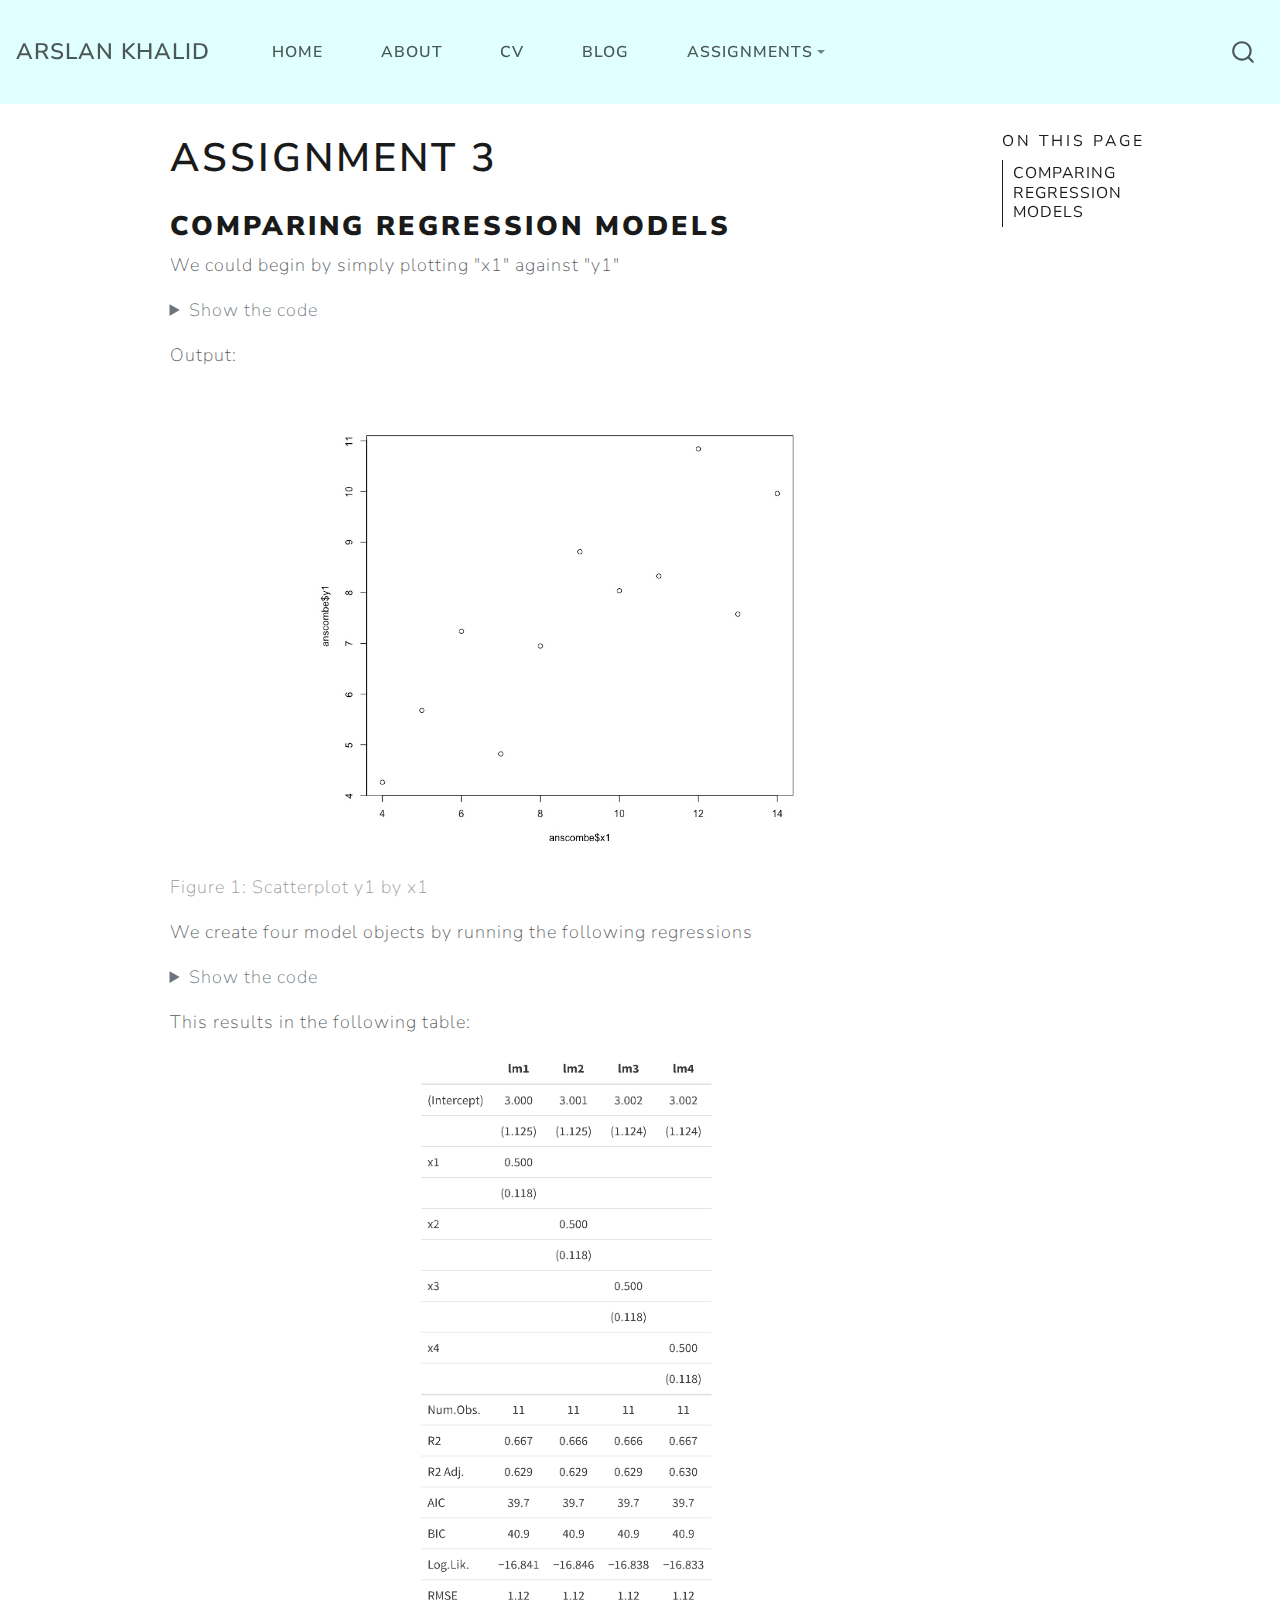
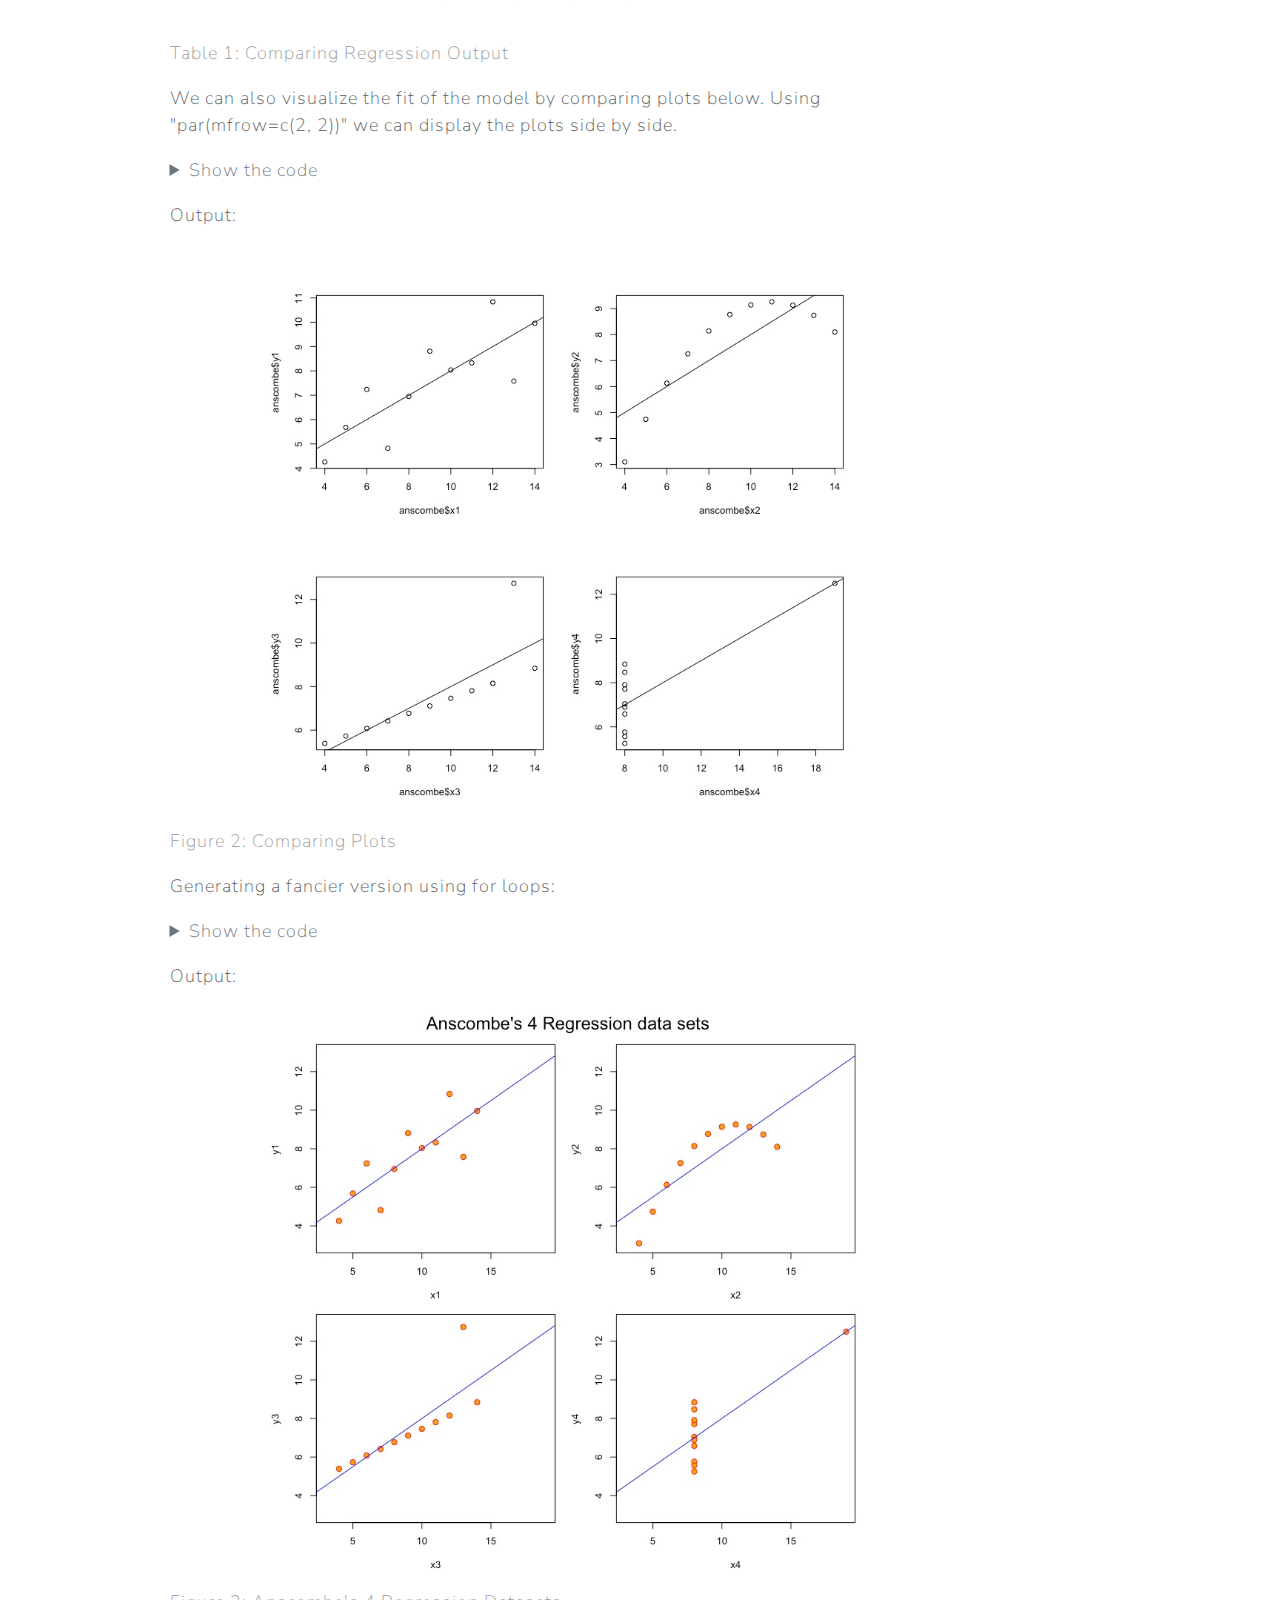
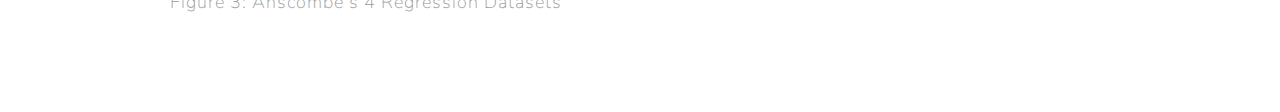
<file: assign03.html>
<!DOCTYPE html>
<html xmlns="http://www.w3.org/1999/xhtml" lang="en" xml:lang="en"><head>

<meta charset="utf-8">
<meta name="generator" content="quarto-1.1.189">

<meta name="viewport" content="width=device-width, initial-scale=1.0, user-scalable=yes">


<title>Arslan Khalid - Assignment 3</title>
<style>
code{white-space: pre-wrap;}
span.smallcaps{font-variant: small-caps;}
div.columns{display: flex; gap: min(4vw, 1.5em);}
div.column{flex: auto; overflow-x: auto;}
div.hanging-indent{margin-left: 1.5em; text-indent: -1.5em;}
ul.task-list{list-style: none;}
ul.task-list li input[type="checkbox"] {
  width: 0.8em;
  margin: 0 0.8em 0.2em -1.6em;
  vertical-align: middle;
}
pre > code.sourceCode { white-space: pre; position: relative; }
pre > code.sourceCode > span { display: inline-block; line-height: 1.25; }
pre > code.sourceCode > span:empty { height: 1.2em; }
.sourceCode { overflow: visible; }
code.sourceCode > span { color: inherit; text-decoration: inherit; }
div.sourceCode { margin: 1em 0; }
pre.sourceCode { margin: 0; }
@media screen {
div.sourceCode { overflow: auto; }
}
@media print {
pre > code.sourceCode { white-space: pre-wrap; }
pre > code.sourceCode > span { text-indent: -5em; padding-left: 5em; }
}
pre.numberSource code
  { counter-reset: source-line 0; }
pre.numberSource code > span
  { position: relative; left: -4em; counter-increment: source-line; }
pre.numberSource code > span > a:first-child::before
  { content: counter(source-line);
    position: relative; left: -1em; text-align: right; vertical-align: baseline;
    border: none; display: inline-block;
    -webkit-touch-callout: none; -webkit-user-select: none;
    -khtml-user-select: none; -moz-user-select: none;
    -ms-user-select: none; user-select: none;
    padding: 0 4px; width: 4em;
    color: #aaaaaa;
  }
pre.numberSource { margin-left: 3em; border-left: 1px solid #aaaaaa;  padding-left: 4px; }
div.sourceCode
  {   }
@media screen {
pre > code.sourceCode > span > a:first-child::before { text-decoration: underline; }
}
code span.al { color: #ff0000; font-weight: bold; } /* Alert */
code span.an { color: #60a0b0; font-weight: bold; font-style: italic; } /* Annotation */
code span.at { color: #7d9029; } /* Attribute */
code span.bn { color: #40a070; } /* BaseN */
code span.bu { color: #008000; } /* BuiltIn */
code span.cf { color: #007020; font-weight: bold; } /* ControlFlow */
code span.ch { color: #4070a0; } /* Char */
code span.cn { color: #880000; } /* Constant */
code span.co { color: #60a0b0; font-style: italic; } /* Comment */
code span.cv { color: #60a0b0; font-weight: bold; font-style: italic; } /* CommentVar */
code span.do { color: #ba2121; font-style: italic; } /* Documentation */
code span.dt { color: #902000; } /* DataType */
code span.dv { color: #40a070; } /* DecVal */
code span.er { color: #ff0000; font-weight: bold; } /* Error */
code span.ex { } /* Extension */
code span.fl { color: #40a070; } /* Float */
code span.fu { color: #06287e; } /* Function */
code span.im { color: #008000; font-weight: bold; } /* Import */
code span.in { color: #60a0b0; font-weight: bold; font-style: italic; } /* Information */
code span.kw { color: #007020; font-weight: bold; } /* Keyword */
code span.op { color: #666666; } /* Operator */
code span.ot { color: #007020; } /* Other */
code span.pp { color: #bc7a00; } /* Preprocessor */
code span.sc { color: #4070a0; } /* SpecialChar */
code span.ss { color: #bb6688; } /* SpecialString */
code span.st { color: #4070a0; } /* String */
code span.va { color: #19177c; } /* Variable */
code span.vs { color: #4070a0; } /* VerbatimString */
code span.wa { color: #60a0b0; font-weight: bold; font-style: italic; } /* Warning */
</style>


<script src="site_libs/quarto-nav/quarto-nav.js"></script>
<script src="site_libs/quarto-nav/headroom.min.js"></script>
<script src="site_libs/clipboard/clipboard.min.js"></script>
<script src="site_libs/quarto-search/autocomplete.umd.js"></script>
<script src="site_libs/quarto-search/fuse.min.js"></script>
<script src="site_libs/quarto-search/quarto-search.js"></script>
<meta name="quarto:offset" content="./">
<script src="site_libs/quarto-html/quarto.js"></script>
<script src="site_libs/quarto-html/popper.min.js"></script>
<script src="site_libs/quarto-html/tippy.umd.min.js"></script>
<script src="site_libs/quarto-html/anchor.min.js"></script>
<link href="site_libs/quarto-html/tippy.css" rel="stylesheet">
<link href="site_libs/quarto-html/quarto-syntax-highlighting.css" rel="stylesheet" id="quarto-text-highlighting-styles">
<script src="site_libs/bootstrap/bootstrap.min.js"></script>
<link href="site_libs/bootstrap/bootstrap-icons.css" rel="stylesheet">
<link href="site_libs/bootstrap/bootstrap.min.css" rel="stylesheet" id="quarto-bootstrap" data-mode="light">
<script id="quarto-search-options" type="application/json">{
  "location": "navbar",
  "copy-button": false,
  "collapse-after": 3,
  "panel-placement": "end",
  "type": "overlay",
  "limit": 20,
  "language": {
    "search-no-results-text": "No results",
    "search-matching-documents-text": "matching documents",
    "search-copy-link-title": "Copy link to search",
    "search-hide-matches-text": "Hide additional matches",
    "search-more-match-text": "more match in this document",
    "search-more-matches-text": "more matches in this document",
    "search-clear-button-title": "Clear",
    "search-detached-cancel-button-title": "Cancel",
    "search-submit-button-title": "Submit"
  }
}</script>


<link rel="stylesheet" href="styles.css">
</head>

<body class="nav-fixed">

<div id="quarto-search-results"></div>
  <header id="quarto-header" class="headroom fixed-top">
    <nav class="navbar navbar-expand-lg navbar-dark ">
      <div class="navbar-container container-fluid">
      <div class="navbar-brand-container">
    <a class="navbar-brand" href="./index.html">
    <span class="navbar-title">Arslan Khalid</span>
    </a>
  </div>
          <button class="navbar-toggler" type="button" data-bs-toggle="collapse" data-bs-target="#navbarCollapse" aria-controls="navbarCollapse" aria-expanded="false" aria-label="Toggle navigation" onclick="if (window.quartoToggleHeadroom) { window.quartoToggleHeadroom(); }">
  <span class="navbar-toggler-icon"></span>
</button>
          <div class="collapse navbar-collapse" id="navbarCollapse">
            <ul class="navbar-nav navbar-nav-scroll me-auto">
  <li class="nav-item">
    <a class="nav-link" href="./index.html">Home</a>
  </li>  
  <li class="nav-item">
    <a class="nav-link" href="./about.html">About</a>
  </li>  
  <li class="nav-item">
    <a class="nav-link" href="./CV_Arslan_Khalid_2022.pdf">CV</a>
  </li>  
  <li class="nav-item">
    <a class="nav-link" href="./blog_temp.html">Blog</a>
  </li>  
  <li class="nav-item dropdown ">
    <a class="nav-link dropdown-toggle" href="#" id="nav-menu-assignments" role="button" data-bs-toggle="dropdown" aria-expanded="false">Assignments</a>
    <ul class="dropdown-menu" aria-labelledby="nav-menu-assignments">    
        <li>
    <a class="dropdown-item" href="./assign01.html">
 <span class="dropdown-text">Assignment 1</span></a>
  </li>  
        <li>
    <a class="dropdown-item" href="./assign02.html">
 <span class="dropdown-text">Assignment 2</span></a>
  </li>  
        <li>
    <a class="dropdown-item" href="./assign03.html">
 <span class="dropdown-text">Assignment 3</span></a>
  </li>  
        <li>
    <a class="dropdown-item" href="./assign04.html">
 <span class="dropdown-text">Assignment 4</span></a>
  </li>  
        <li>
    <a class="dropdown-item" href="./assign05.html">
 <span class="dropdown-text">Assignment 5</span></a>
  </li>  
        <li>
    <a class="dropdown-item" href="./assign06.html">
 <span class="dropdown-text">Assignment 6</span></a>
  </li>  
    </ul>
  </li>
</ul>
              <div id="quarto-search" class="" title="Search"></div>
          </div> <!-- /navcollapse -->
      </div> <!-- /container-fluid -->
    </nav>
</header>
<!-- content -->
<div id="quarto-content" class="quarto-container page-columns page-rows-contents page-layout-article page-navbar">
<!-- sidebar -->
<!-- margin-sidebar -->
    <div id="quarto-margin-sidebar" class="sidebar margin-sidebar">
        <nav id="TOC" role="doc-toc" class="toc-active">
    <h2 id="toc-title">On this page</h2>
   
  <ul>
  <li><a href="#comparing-regression-models" id="toc-comparing-regression-models" class="nav-link active" data-scroll-target="#comparing-regression-models"><strong>COMPARING REGRESSION MODELS</strong></a></li>
  </ul>
</nav>
    </div>
<!-- main -->
<main class="content" id="quarto-document-content">

<header id="title-block-header" class="quarto-title-block default">
<div class="quarto-title">
<h1 class="title">Assignment 3</h1>
</div>



<div class="quarto-title-meta">

    
    
  </div>
  

</header>

<section id="comparing-regression-models" class="level3">
<h3 class="anchored" data-anchor-id="comparing-regression-models"><strong>COMPARING REGRESSION MODELS</strong></h3>
<p>We could begin by simply plotting "x1" against "y1"</p>
<div class="cell">
<details>
<summary>Show the code</summary>
<div class="sourceCode cell-code" id="cb1"><pre class="sourceCode r code-with-copy"><code class="sourceCode r"><span id="cb1-1"><a href="#cb1-1" aria-hidden="true" tabindex="-1"></a><span class="fu">data</span>(anscombe)</span>
<span id="cb1-2"><a href="#cb1-2" aria-hidden="true" tabindex="-1"></a><span class="fu">plot</span>(anscombe<span class="sc">$</span>x1,anscombe<span class="sc">$</span>y1)</span></code><button title="Copy to Clipboard" class="code-copy-button"><i class="bi"></i></button></pre></div>
</details>
</div>
<p>Output:</p>
<div class="quarto-figure quarto-figure-center">
<figure class="figure">
<p><img src="images/Plot32.jpeg" class="img-fluid figure-img" width="500"></p>
<p></p><figcaption class="figure-caption">Figure 1: Scatterplot y1 by x1</figcaption><p></p>
</figure>
</div>
<p>We create four model objects by running the following regressions</p>
<div class="cell">
<details>
<summary>Show the code</summary>
<div class="sourceCode cell-code" id="cb2"><pre class="sourceCode r code-with-copy"><code class="sourceCode r"><span id="cb2-1"><a href="#cb2-1" aria-hidden="true" tabindex="-1"></a><span class="fu">install.packages</span>(<span class="st">"modelsummary"</span>)</span>
<span id="cb2-2"><a href="#cb2-2" aria-hidden="true" tabindex="-1"></a><span class="fu">install.packages</span>(<span class="st">"kableExtra"</span>)</span>
<span id="cb2-3"><a href="#cb2-3" aria-hidden="true" tabindex="-1"></a><span class="fu">install.packages</span>(<span class="st">"gt"</span>)</span>
<span id="cb2-4"><a href="#cb2-4" aria-hidden="true" tabindex="-1"></a><span class="fu">library</span>(modelsummary)</span>
<span id="cb2-5"><a href="#cb2-5" aria-hidden="true" tabindex="-1"></a><span class="fu">library</span>(kableExtra)</span>
<span id="cb2-6"><a href="#cb2-6" aria-hidden="true" tabindex="-1"></a><span class="fu">library</span>(gt)</span>
<span id="cb2-7"><a href="#cb2-7" aria-hidden="true" tabindex="-1"></a></span>
<span id="cb2-8"><a href="#cb2-8" aria-hidden="true" tabindex="-1"></a>lm1 <span class="ot">&lt;-</span> <span class="fu">lm</span>(y1 <span class="sc">~</span> x1, <span class="at">data=</span>anscombe)</span>
<span id="cb2-9"><a href="#cb2-9" aria-hidden="true" tabindex="-1"></a><span class="fu">summary</span>(lm1)</span>
<span id="cb2-10"><a href="#cb2-10" aria-hidden="true" tabindex="-1"></a>lm2 <span class="ot">&lt;-</span> <span class="fu">lm</span>(y2 <span class="sc">~</span> x2, <span class="at">data=</span>anscombe)</span>
<span id="cb2-11"><a href="#cb2-11" aria-hidden="true" tabindex="-1"></a><span class="fu">summary</span>(lm2)</span>
<span id="cb2-12"><a href="#cb2-12" aria-hidden="true" tabindex="-1"></a>lm3 <span class="ot">&lt;-</span> <span class="fu">lm</span>(y3 <span class="sc">~</span> x3, <span class="at">data=</span>anscombe)</span>
<span id="cb2-13"><a href="#cb2-13" aria-hidden="true" tabindex="-1"></a><span class="fu">summary</span>(lm3)</span>
<span id="cb2-14"><a href="#cb2-14" aria-hidden="true" tabindex="-1"></a>lm4 <span class="ot">&lt;-</span> <span class="fu">lm</span>(y4 <span class="sc">~</span> x4, <span class="at">data=</span>anscombe)</span>
<span id="cb2-15"><a href="#cb2-15" aria-hidden="true" tabindex="-1"></a><span class="fu">summary</span>(lm4)</span>
<span id="cb2-16"><a href="#cb2-16" aria-hidden="true" tabindex="-1"></a></span>
<span id="cb2-17"><a href="#cb2-17" aria-hidden="true" tabindex="-1"></a>models <span class="ot">&lt;-</span> <span class="fu">list</span>(</span>
<span id="cb2-18"><a href="#cb2-18" aria-hidden="true" tabindex="-1"></a>  <span class="st">"lm1"</span> <span class="ot">=</span> lm1,</span>
<span id="cb2-19"><a href="#cb2-19" aria-hidden="true" tabindex="-1"></a>  <span class="st">"lm2"</span> <span class="ot">=</span> lm2,</span>
<span id="cb2-20"><a href="#cb2-20" aria-hidden="true" tabindex="-1"></a>  <span class="st">"lm3"</span> <span class="ot">=</span> lm3,</span>
<span id="cb2-21"><a href="#cb2-21" aria-hidden="true" tabindex="-1"></a>  <span class="st">"lm4"</span> <span class="ot">=</span> lm4)</span>
<span id="cb2-22"><a href="#cb2-22" aria-hidden="true" tabindex="-1"></a></span>
<span id="cb2-23"><a href="#cb2-23" aria-hidden="true" tabindex="-1"></a><span class="fu">modelsummary</span>(models)</span></code><button title="Copy to Clipboard" class="code-copy-button"><i class="bi"></i></button></pre></div>
</details>
</div>
<p>This results in the following table:</p>
<div class="quarto-figure quarto-figure-center">
<figure class="figure">
<p><img src="images/Table1.png" class="img-fluid figure-img" width="325"></p>
<p></p><figcaption class="figure-caption">Table 1: Comparing Regression Output</figcaption><p></p>
</figure>
</div>
<p>We can also visualize the fit of the model by comparing plots below. Using "par(mfrow=c(2, 2))" we can display the plots side by side.</p>
<div class="cell">
<details>
<summary>Show the code</summary>
<div class="sourceCode cell-code" id="cb3"><pre class="sourceCode r code-with-copy"><code class="sourceCode r"><span id="cb3-1"><a href="#cb3-1" aria-hidden="true" tabindex="-1"></a><span class="fu">par</span>(<span class="at">mfrow=</span><span class="fu">c</span>(<span class="dv">2</span>, <span class="dv">2</span>))</span>
<span id="cb3-2"><a href="#cb3-2" aria-hidden="true" tabindex="-1"></a></span>
<span id="cb3-3"><a href="#cb3-3" aria-hidden="true" tabindex="-1"></a><span class="fu">plot</span>(anscombe<span class="sc">$</span>x1,anscombe<span class="sc">$</span>y1)</span>
<span id="cb3-4"><a href="#cb3-4" aria-hidden="true" tabindex="-1"></a><span class="fu">abline</span>(<span class="fu">coefficients</span>(lm1))</span>
<span id="cb3-5"><a href="#cb3-5" aria-hidden="true" tabindex="-1"></a><span class="fu">plot</span>(anscombe<span class="sc">$</span>x2,anscombe<span class="sc">$</span>y2)</span>
<span id="cb3-6"><a href="#cb3-6" aria-hidden="true" tabindex="-1"></a><span class="fu">abline</span>(<span class="fu">coefficients</span>(lm2))</span>
<span id="cb3-7"><a href="#cb3-7" aria-hidden="true" tabindex="-1"></a><span class="fu">plot</span>(anscombe<span class="sc">$</span>x3,anscombe<span class="sc">$</span>y3)</span>
<span id="cb3-8"><a href="#cb3-8" aria-hidden="true" tabindex="-1"></a><span class="fu">abline</span>(<span class="fu">coefficients</span>(lm3))</span>
<span id="cb3-9"><a href="#cb3-9" aria-hidden="true" tabindex="-1"></a><span class="fu">plot</span>(anscombe<span class="sc">$</span>x4,anscombe<span class="sc">$</span>y4)</span>
<span id="cb3-10"><a href="#cb3-10" aria-hidden="true" tabindex="-1"></a><span class="fu">abline</span>(<span class="fu">coefficients</span>(lm4))</span></code><button title="Copy to Clipboard" class="code-copy-button"><i class="bi"></i></button></pre></div>
</details>
</div>
<p>Output:</p>
<div class="quarto-figure quarto-figure-center">
<figure class="figure">
<p><img src="images/Plot31.jpeg" class="img-fluid figure-img" width="600"></p>
<p></p><figcaption class="figure-caption">Figure 2: Comparing Plots</figcaption><p></p>
</figure>
</div>
<p>Generating a fancier version using for loops:</p>
<div class="cell">
<details>
<summary>Show the code</summary>
<div class="sourceCode cell-code" id="cb4"><pre class="sourceCode r code-with-copy"><code class="sourceCode r"><span id="cb4-1"><a href="#cb4-1" aria-hidden="true" tabindex="-1"></a>ff <span class="ot">&lt;-</span> y <span class="sc">~</span> x</span>
<span id="cb4-2"><a href="#cb4-2" aria-hidden="true" tabindex="-1"></a>mods <span class="ot">&lt;-</span> <span class="fu">setNames</span>(<span class="fu">as.list</span>(<span class="dv">1</span><span class="sc">:</span><span class="dv">4</span>), <span class="fu">paste0</span>(<span class="st">"lm"</span>, <span class="dv">1</span><span class="sc">:</span><span class="dv">4</span>))</span>
<span id="cb4-3"><a href="#cb4-3" aria-hidden="true" tabindex="-1"></a></span>
<span id="cb4-4"><a href="#cb4-4" aria-hidden="true" tabindex="-1"></a><span class="co"># Plot using for loop</span></span>
<span id="cb4-5"><a href="#cb4-5" aria-hidden="true" tabindex="-1"></a><span class="cf">for</span>(i <span class="cf">in</span> <span class="dv">1</span><span class="sc">:</span><span class="dv">4</span>) {</span>
<span id="cb4-6"><a href="#cb4-6" aria-hidden="true" tabindex="-1"></a>  ff[<span class="dv">2</span><span class="sc">:</span><span class="dv">3</span>] <span class="ot">&lt;-</span> <span class="fu">lapply</span>(<span class="fu">paste0</span>(<span class="fu">c</span>(<span class="st">"y"</span>,<span class="st">"x"</span>), i), as.name)</span>
<span id="cb4-7"><a href="#cb4-7" aria-hidden="true" tabindex="-1"></a>  <span class="do">## or   ff[[2]] &lt;- as.name(paste0("y", i))</span></span>
<span id="cb4-8"><a href="#cb4-8" aria-hidden="true" tabindex="-1"></a>  <span class="do">##      ff[[3]] &lt;- as.name(paste0("x", i))</span></span>
<span id="cb4-9"><a href="#cb4-9" aria-hidden="true" tabindex="-1"></a>  mods[[i]] <span class="ot">&lt;-</span> lmi <span class="ot">&lt;-</span> <span class="fu">lm</span>(ff, <span class="at">data =</span> anscombe)</span>
<span id="cb4-10"><a href="#cb4-10" aria-hidden="true" tabindex="-1"></a>  <span class="fu">print</span>(<span class="fu">anova</span>(lmi))</span>
<span id="cb4-11"><a href="#cb4-11" aria-hidden="true" tabindex="-1"></a>}</span>
<span id="cb4-12"><a href="#cb4-12" aria-hidden="true" tabindex="-1"></a></span>
<span id="cb4-13"><a href="#cb4-13" aria-hidden="true" tabindex="-1"></a><span class="fu">sapply</span>(mods, coef)  <span class="co"># Note the use of this function</span></span>
<span id="cb4-14"><a href="#cb4-14" aria-hidden="true" tabindex="-1"></a><span class="fu">lapply</span>(mods, <span class="cf">function</span>(fm) <span class="fu">coef</span>(<span class="fu">summary</span>(fm)))</span>
<span id="cb4-15"><a href="#cb4-15" aria-hidden="true" tabindex="-1"></a></span>
<span id="cb4-16"><a href="#cb4-16" aria-hidden="true" tabindex="-1"></a><span class="co"># Preparing for the plots</span></span>
<span id="cb4-17"><a href="#cb4-17" aria-hidden="true" tabindex="-1"></a>op <span class="ot">&lt;-</span> <span class="fu">par</span>(<span class="at">mfrow =</span> <span class="fu">c</span>(<span class="dv">2</span>, <span class="dv">2</span>), <span class="at">mar =</span> <span class="fl">0.1</span><span class="sc">+</span><span class="fu">c</span>(<span class="dv">4</span>,<span class="dv">4</span>,<span class="dv">1</span>,<span class="dv">1</span>), <span class="at">oma =</span>  <span class="fu">c</span>(<span class="dv">0</span>, <span class="dv">0</span>, <span class="dv">2</span>, <span class="dv">0</span>))</span>
<span id="cb4-18"><a href="#cb4-18" aria-hidden="true" tabindex="-1"></a></span>
<span id="cb4-19"><a href="#cb4-19" aria-hidden="true" tabindex="-1"></a><span class="co"># Plot charts using for loop</span></span>
<span id="cb4-20"><a href="#cb4-20" aria-hidden="true" tabindex="-1"></a><span class="cf">for</span>(i <span class="cf">in</span> <span class="dv">1</span><span class="sc">:</span><span class="dv">4</span>) {</span>
<span id="cb4-21"><a href="#cb4-21" aria-hidden="true" tabindex="-1"></a>  ff[<span class="dv">2</span><span class="sc">:</span><span class="dv">3</span>] <span class="ot">&lt;-</span> <span class="fu">lapply</span>(<span class="fu">paste0</span>(<span class="fu">c</span>(<span class="st">"y"</span>,<span class="st">"x"</span>), i), as.name)</span>
<span id="cb4-22"><a href="#cb4-22" aria-hidden="true" tabindex="-1"></a>  <span class="fu">plot</span>(ff, <span class="at">data =</span> anscombe, <span class="at">col =</span> <span class="st">"red"</span>, <span class="at">pch =</span> <span class="dv">21</span>, <span class="at">bg =</span> <span class="st">"orange"</span>, <span class="at">cex =</span> <span class="fl">1.2</span>,</span>
<span id="cb4-23"><a href="#cb4-23" aria-hidden="true" tabindex="-1"></a>       <span class="at">xlim =</span> <span class="fu">c</span>(<span class="dv">3</span>, <span class="dv">19</span>), <span class="at">ylim =</span> <span class="fu">c</span>(<span class="dv">3</span>, <span class="dv">13</span>))</span>
<span id="cb4-24"><a href="#cb4-24" aria-hidden="true" tabindex="-1"></a>  <span class="fu">abline</span>(mods[[i]], <span class="at">col =</span> <span class="st">"blue"</span>)</span>
<span id="cb4-25"><a href="#cb4-25" aria-hidden="true" tabindex="-1"></a>}</span>
<span id="cb4-26"><a href="#cb4-26" aria-hidden="true" tabindex="-1"></a><span class="fu">mtext</span>(<span class="st">"Anscombe's 4 Regression data sets"</span>, <span class="at">outer =</span> <span class="cn">TRUE</span>, <span class="at">cex =</span> <span class="fl">1.5</span>)</span>
<span id="cb4-27"><a href="#cb4-27" aria-hidden="true" tabindex="-1"></a><span class="fu">par</span>(op)</span></code><button title="Copy to Clipboard" class="code-copy-button"><i class="bi"></i></button></pre></div>
</details>
</div>
<p>Output:</p>
<div class="quarto-figure quarto-figure-center">
<figure class="figure">
<p><img src="images/Plot%2033.jpeg" class="img-fluid figure-img" width="600"></p>
<p></p><figcaption class="figure-caption">Figure 3: Anscombe's 4 Regression Datasets</figcaption><p></p>
</figure>
</div>


</section>

</main> <!-- /main -->
<script id="quarto-html-after-body" type="application/javascript">
window.document.addEventListener("DOMContentLoaded", function (event) {
  const toggleBodyColorMode = (bsSheetEl) => {
    const mode = bsSheetEl.getAttribute("data-mode");
    const bodyEl = window.document.querySelector("body");
    if (mode === "dark") {
      bodyEl.classList.add("quarto-dark");
      bodyEl.classList.remove("quarto-light");
    } else {
      bodyEl.classList.add("quarto-light");
      bodyEl.classList.remove("quarto-dark");
    }
  }
  const toggleBodyColorPrimary = () => {
    const bsSheetEl = window.document.querySelector("link#quarto-bootstrap");
    if (bsSheetEl) {
      toggleBodyColorMode(bsSheetEl);
    }
  }
  toggleBodyColorPrimary();  
  const icon = "";
  const anchorJS = new window.AnchorJS();
  anchorJS.options = {
    placement: 'right',
    icon: icon
  };
  anchorJS.add('.anchored');
  const clipboard = new window.ClipboardJS('.code-copy-button', {
    target: function(trigger) {
      return trigger.previousElementSibling;
    }
  });
  clipboard.on('success', function(e) {
    // button target
    const button = e.trigger;
    // don't keep focus
    button.blur();
    // flash "checked"
    button.classList.add('code-copy-button-checked');
    var currentTitle = button.getAttribute("title");
    button.setAttribute("title", "Copied!");
    setTimeout(function() {
      button.setAttribute("title", currentTitle);
      button.classList.remove('code-copy-button-checked');
    }, 1000);
    // clear code selection
    e.clearSelection();
  });
  function tippyHover(el, contentFn) {
    const config = {
      allowHTML: true,
      content: contentFn,
      maxWidth: 500,
      delay: 100,
      arrow: false,
      appendTo: function(el) {
          return el.parentElement;
      },
      interactive: true,
      interactiveBorder: 10,
      theme: 'quarto',
      placement: 'bottom-start'
    };
    window.tippy(el, config); 
  }
  const noterefs = window.document.querySelectorAll('a[role="doc-noteref"]');
  for (var i=0; i<noterefs.length; i++) {
    const ref = noterefs[i];
    tippyHover(ref, function() {
      // use id or data attribute instead here
      let href = ref.getAttribute('data-footnote-href') || ref.getAttribute('href');
      try { href = new URL(href).hash; } catch {}
      const id = href.replace(/^#\/?/, "");
      const note = window.document.getElementById(id);
      return note.innerHTML;
    });
  }
  var bibliorefs = window.document.querySelectorAll('a[role="doc-biblioref"]');
  for (var i=0; i<bibliorefs.length; i++) {
    const ref = bibliorefs[i];
    const cites = ref.parentNode.getAttribute('data-cites').split(' ');
    tippyHover(ref, function() {
      var popup = window.document.createElement('div');
      cites.forEach(function(cite) {
        var citeDiv = window.document.createElement('div');
        citeDiv.classList.add('hanging-indent');
        citeDiv.classList.add('csl-entry');
        var biblioDiv = window.document.getElementById('ref-' + cite);
        if (biblioDiv) {
          citeDiv.innerHTML = biblioDiv.innerHTML;
        }
        popup.appendChild(citeDiv);
      });
      return popup.innerHTML;
    });
  }
});
</script>
</div> <!-- /content -->



</body></html>
</file>
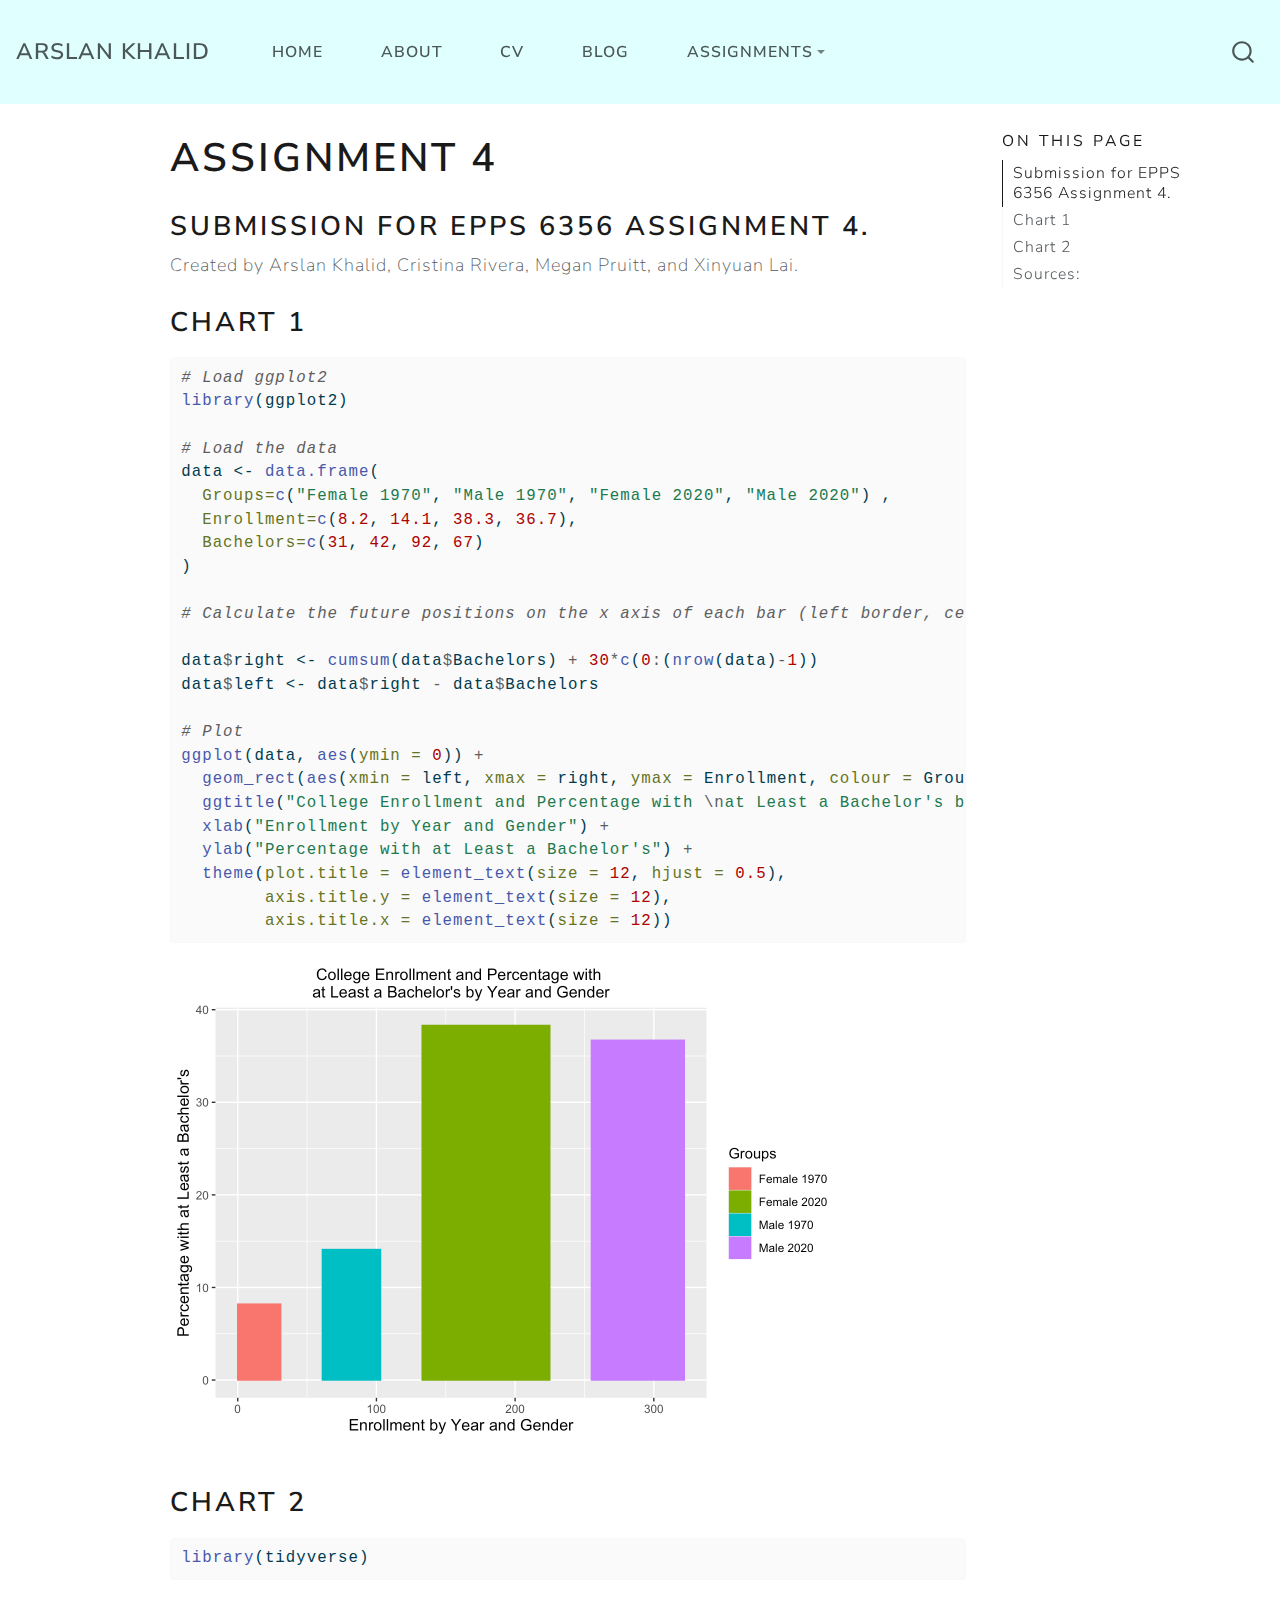
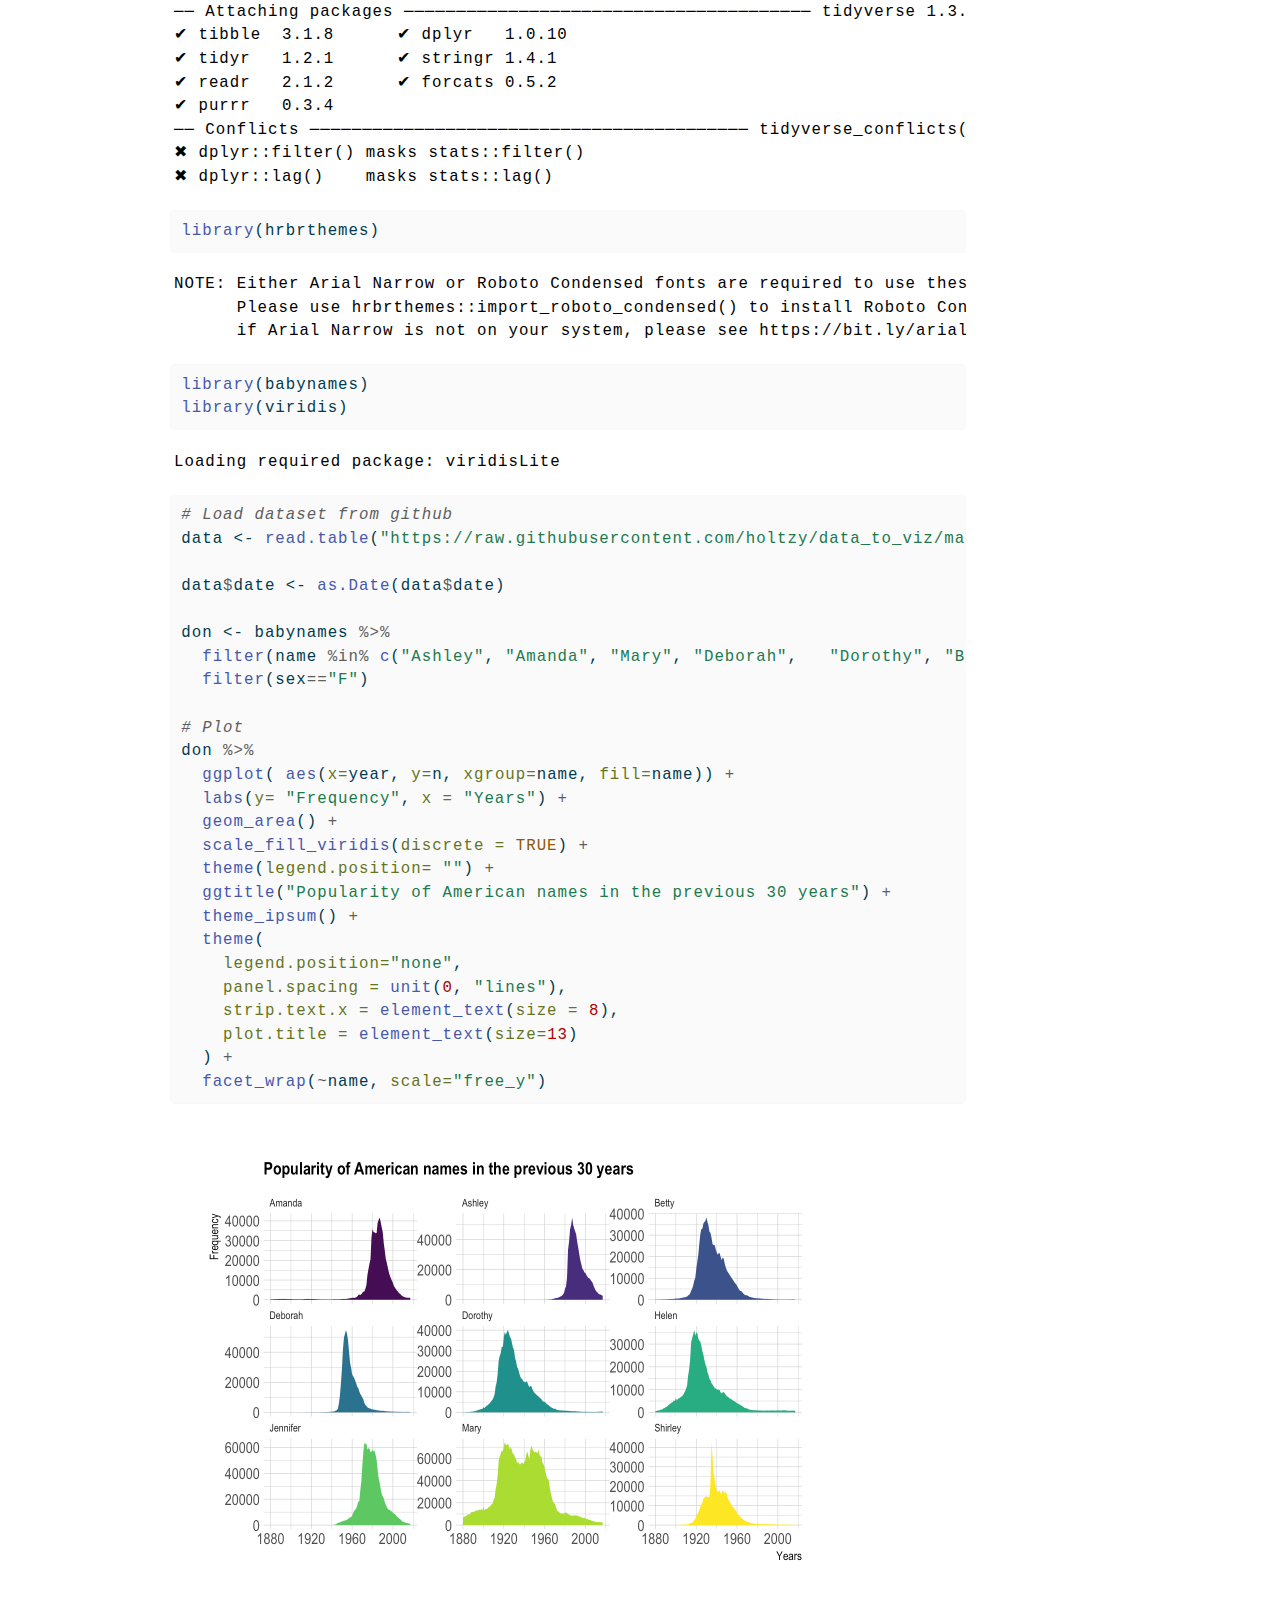
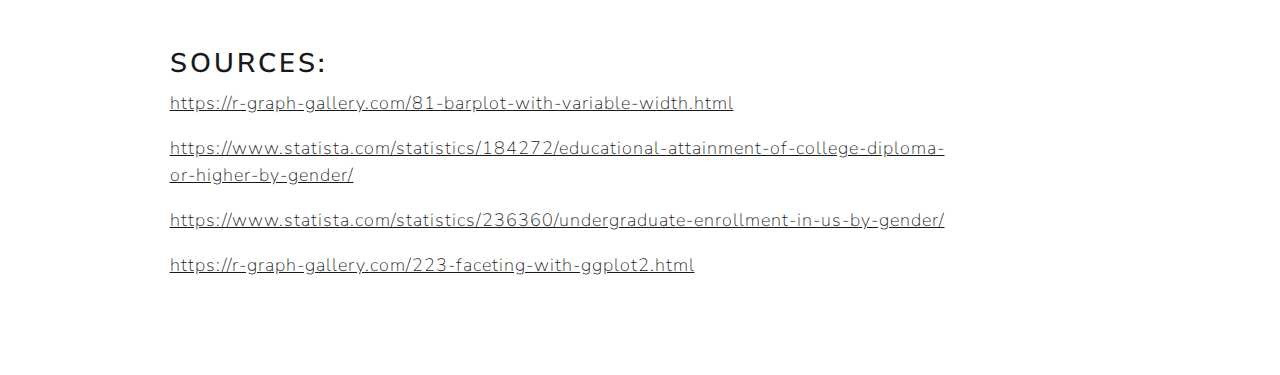
<file: assign04.html>
<!DOCTYPE html>
<html xmlns="http://www.w3.org/1999/xhtml" lang="en" xml:lang="en"><head>

<meta charset="utf-8">
<meta name="generator" content="quarto-1.1.189">

<meta name="viewport" content="width=device-width, initial-scale=1.0, user-scalable=yes">


<title>Arslan Khalid - Assignment 4</title>
<style>
code{white-space: pre-wrap;}
span.smallcaps{font-variant: small-caps;}
div.columns{display: flex; gap: min(4vw, 1.5em);}
div.column{flex: auto; overflow-x: auto;}
div.hanging-indent{margin-left: 1.5em; text-indent: -1.5em;}
ul.task-list{list-style: none;}
ul.task-list li input[type="checkbox"] {
  width: 0.8em;
  margin: 0 0.8em 0.2em -1.6em;
  vertical-align: middle;
}
pre > code.sourceCode { white-space: pre; position: relative; }
pre > code.sourceCode > span { display: inline-block; line-height: 1.25; }
pre > code.sourceCode > span:empty { height: 1.2em; }
.sourceCode { overflow: visible; }
code.sourceCode > span { color: inherit; text-decoration: inherit; }
div.sourceCode { margin: 1em 0; }
pre.sourceCode { margin: 0; }
@media screen {
div.sourceCode { overflow: auto; }
}
@media print {
pre > code.sourceCode { white-space: pre-wrap; }
pre > code.sourceCode > span { text-indent: -5em; padding-left: 5em; }
}
pre.numberSource code
  { counter-reset: source-line 0; }
pre.numberSource code > span
  { position: relative; left: -4em; counter-increment: source-line; }
pre.numberSource code > span > a:first-child::before
  { content: counter(source-line);
    position: relative; left: -1em; text-align: right; vertical-align: baseline;
    border: none; display: inline-block;
    -webkit-touch-callout: none; -webkit-user-select: none;
    -khtml-user-select: none; -moz-user-select: none;
    -ms-user-select: none; user-select: none;
    padding: 0 4px; width: 4em;
    color: #aaaaaa;
  }
pre.numberSource { margin-left: 3em; border-left: 1px solid #aaaaaa;  padding-left: 4px; }
div.sourceCode
  {   }
@media screen {
pre > code.sourceCode > span > a:first-child::before { text-decoration: underline; }
}
code span.al { color: #ff0000; font-weight: bold; } /* Alert */
code span.an { color: #60a0b0; font-weight: bold; font-style: italic; } /* Annotation */
code span.at { color: #7d9029; } /* Attribute */
code span.bn { color: #40a070; } /* BaseN */
code span.bu { color: #008000; } /* BuiltIn */
code span.cf { color: #007020; font-weight: bold; } /* ControlFlow */
code span.ch { color: #4070a0; } /* Char */
code span.cn { color: #880000; } /* Constant */
code span.co { color: #60a0b0; font-style: italic; } /* Comment */
code span.cv { color: #60a0b0; font-weight: bold; font-style: italic; } /* CommentVar */
code span.do { color: #ba2121; font-style: italic; } /* Documentation */
code span.dt { color: #902000; } /* DataType */
code span.dv { color: #40a070; } /* DecVal */
code span.er { color: #ff0000; font-weight: bold; } /* Error */
code span.ex { } /* Extension */
code span.fl { color: #40a070; } /* Float */
code span.fu { color: #06287e; } /* Function */
code span.im { color: #008000; font-weight: bold; } /* Import */
code span.in { color: #60a0b0; font-weight: bold; font-style: italic; } /* Information */
code span.kw { color: #007020; font-weight: bold; } /* Keyword */
code span.op { color: #666666; } /* Operator */
code span.ot { color: #007020; } /* Other */
code span.pp { color: #bc7a00; } /* Preprocessor */
code span.sc { color: #4070a0; } /* SpecialChar */
code span.ss { color: #bb6688; } /* SpecialString */
code span.st { color: #4070a0; } /* String */
code span.va { color: #19177c; } /* Variable */
code span.vs { color: #4070a0; } /* VerbatimString */
code span.wa { color: #60a0b0; font-weight: bold; font-style: italic; } /* Warning */
</style>


<script src="site_libs/quarto-nav/quarto-nav.js"></script>
<script src="site_libs/quarto-nav/headroom.min.js"></script>
<script src="site_libs/clipboard/clipboard.min.js"></script>
<script src="site_libs/quarto-search/autocomplete.umd.js"></script>
<script src="site_libs/quarto-search/fuse.min.js"></script>
<script src="site_libs/quarto-search/quarto-search.js"></script>
<meta name="quarto:offset" content="./">
<script src="site_libs/quarto-html/quarto.js"></script>
<script src="site_libs/quarto-html/popper.min.js"></script>
<script src="site_libs/quarto-html/tippy.umd.min.js"></script>
<script src="site_libs/quarto-html/anchor.min.js"></script>
<link href="site_libs/quarto-html/tippy.css" rel="stylesheet">
<link href="site_libs/quarto-html/quarto-syntax-highlighting.css" rel="stylesheet" id="quarto-text-highlighting-styles">
<script src="site_libs/bootstrap/bootstrap.min.js"></script>
<link href="site_libs/bootstrap/bootstrap-icons.css" rel="stylesheet">
<link href="site_libs/bootstrap/bootstrap.min.css" rel="stylesheet" id="quarto-bootstrap" data-mode="light">
<script id="quarto-search-options" type="application/json">{
  "location": "navbar",
  "copy-button": false,
  "collapse-after": 3,
  "panel-placement": "end",
  "type": "overlay",
  "limit": 20,
  "language": {
    "search-no-results-text": "No results",
    "search-matching-documents-text": "matching documents",
    "search-copy-link-title": "Copy link to search",
    "search-hide-matches-text": "Hide additional matches",
    "search-more-match-text": "more match in this document",
    "search-more-matches-text": "more matches in this document",
    "search-clear-button-title": "Clear",
    "search-detached-cancel-button-title": "Cancel",
    "search-submit-button-title": "Submit"
  }
}</script>


<link rel="stylesheet" href="styles.css">
</head>

<body class="nav-fixed">

<div id="quarto-search-results"></div>
  <header id="quarto-header" class="headroom fixed-top">
    <nav class="navbar navbar-expand-lg navbar-dark ">
      <div class="navbar-container container-fluid">
      <div class="navbar-brand-container">
    <a class="navbar-brand" href="./index.html">
    <span class="navbar-title">Arslan Khalid</span>
    </a>
  </div>
          <button class="navbar-toggler" type="button" data-bs-toggle="collapse" data-bs-target="#navbarCollapse" aria-controls="navbarCollapse" aria-expanded="false" aria-label="Toggle navigation" onclick="if (window.quartoToggleHeadroom) { window.quartoToggleHeadroom(); }">
  <span class="navbar-toggler-icon"></span>
</button>
          <div class="collapse navbar-collapse" id="navbarCollapse">
            <ul class="navbar-nav navbar-nav-scroll me-auto">
  <li class="nav-item">
    <a class="nav-link" href="./index.html">Home</a>
  </li>  
  <li class="nav-item">
    <a class="nav-link" href="./about.html">About</a>
  </li>  
  <li class="nav-item">
    <a class="nav-link" href="./CV_Arslan_Khalid_2022.pdf">CV</a>
  </li>  
  <li class="nav-item">
    <a class="nav-link" href="./blog_temp.html">Blog</a>
  </li>  
  <li class="nav-item dropdown ">
    <a class="nav-link dropdown-toggle" href="#" id="nav-menu-assignments" role="button" data-bs-toggle="dropdown" aria-expanded="false">Assignments</a>
    <ul class="dropdown-menu" aria-labelledby="nav-menu-assignments">    
        <li>
    <a class="dropdown-item" href="./assign01.html">
 <span class="dropdown-text">Assignment 1</span></a>
  </li>  
        <li>
    <a class="dropdown-item" href="./assign02.html">
 <span class="dropdown-text">Assignment 2</span></a>
  </li>  
        <li>
    <a class="dropdown-item" href="./assign03.html">
 <span class="dropdown-text">Assignment 3</span></a>
  </li>  
        <li>
    <a class="dropdown-item" href="./assign04.html">
 <span class="dropdown-text">Assignment 4</span></a>
  </li>  
        <li>
    <a class="dropdown-item" href="./assign05.html">
 <span class="dropdown-text">Assignment 5</span></a>
  </li>  
        <li>
    <a class="dropdown-item" href="./assign06.html">
 <span class="dropdown-text">Assignment 6</span></a>
  </li>  
    </ul>
  </li>
</ul>
              <div id="quarto-search" class="" title="Search"></div>
          </div> <!-- /navcollapse -->
      </div> <!-- /container-fluid -->
    </nav>
</header>
<!-- content -->
<div id="quarto-content" class="quarto-container page-columns page-rows-contents page-layout-article page-navbar">
<!-- sidebar -->
<!-- margin-sidebar -->
    <div id="quarto-margin-sidebar" class="sidebar margin-sidebar">
        <nav id="TOC" role="doc-toc" class="toc-active">
    <h2 id="toc-title">On this page</h2>
   
  <ul>
  <li><a href="#submission-for-epps-6356-assignment-4." id="toc-submission-for-epps-6356-assignment-4." class="nav-link active" data-scroll-target="#submission-for-epps-6356-assignment-4.">Submission for EPPS 6356 Assignment 4.</a></li>
  <li><a href="#chart-1" id="toc-chart-1" class="nav-link" data-scroll-target="#chart-1">Chart 1</a></li>
  <li><a href="#chart-2" id="toc-chart-2" class="nav-link" data-scroll-target="#chart-2">Chart 2</a></li>
  <li><a href="#sources" id="toc-sources" class="nav-link" data-scroll-target="#sources">Sources:</a></li>
  </ul>
</nav>
    </div>
<!-- main -->
<main class="content" id="quarto-document-content">

<header id="title-block-header" class="quarto-title-block default">
<div class="quarto-title">
<h1 class="title">Assignment 4</h1>
</div>



<div class="quarto-title-meta">

    
    
  </div>
  

</header>

<section id="submission-for-epps-6356-assignment-4." class="level3">
<h3 class="anchored" data-anchor-id="submission-for-epps-6356-assignment-4.">Submission for EPPS 6356 Assignment 4.</h3>
<p>Created by Arslan Khalid, Cristina Rivera, Megan Pruitt, and Xinyuan Lai.</p>
</section>
<section id="chart-1" class="level3">
<h3 class="anchored" data-anchor-id="chart-1">Chart 1</h3>
<div class="cell">
<div class="sourceCode cell-code" id="cb1"><pre class="sourceCode r code-with-copy"><code class="sourceCode r"><span id="cb1-1"><a href="#cb1-1" aria-hidden="true" tabindex="-1"></a><span class="co"># Load ggplot2</span></span>
<span id="cb1-2"><a href="#cb1-2" aria-hidden="true" tabindex="-1"></a><span class="fu">library</span>(ggplot2)</span>
<span id="cb1-3"><a href="#cb1-3" aria-hidden="true" tabindex="-1"></a></span>
<span id="cb1-4"><a href="#cb1-4" aria-hidden="true" tabindex="-1"></a><span class="co"># Load the data</span></span>
<span id="cb1-5"><a href="#cb1-5" aria-hidden="true" tabindex="-1"></a>data <span class="ot">&lt;-</span> <span class="fu">data.frame</span>(</span>
<span id="cb1-6"><a href="#cb1-6" aria-hidden="true" tabindex="-1"></a>  <span class="at">Groups=</span><span class="fu">c</span>(<span class="st">"Female 1970"</span>, <span class="st">"Male 1970"</span>, <span class="st">"Female 2020"</span>, <span class="st">"Male 2020"</span>) , </span>
<span id="cb1-7"><a href="#cb1-7" aria-hidden="true" tabindex="-1"></a>  <span class="at">Enrollment=</span><span class="fu">c</span>(<span class="fl">8.2</span>, <span class="fl">14.1</span>, <span class="fl">38.3</span>, <span class="fl">36.7</span>), </span>
<span id="cb1-8"><a href="#cb1-8" aria-hidden="true" tabindex="-1"></a>  <span class="at">Bachelors=</span><span class="fu">c</span>(<span class="dv">31</span>, <span class="dv">42</span>, <span class="dv">92</span>, <span class="dv">67</span>)</span>
<span id="cb1-9"><a href="#cb1-9" aria-hidden="true" tabindex="-1"></a>)</span>
<span id="cb1-10"><a href="#cb1-10" aria-hidden="true" tabindex="-1"></a></span>
<span id="cb1-11"><a href="#cb1-11" aria-hidden="true" tabindex="-1"></a><span class="co"># Calculate the future positions on the x axis of each bar (left border, central position, right border)</span></span>
<span id="cb1-12"><a href="#cb1-12" aria-hidden="true" tabindex="-1"></a></span>
<span id="cb1-13"><a href="#cb1-13" aria-hidden="true" tabindex="-1"></a>data<span class="sc">$</span>right <span class="ot">&lt;-</span> <span class="fu">cumsum</span>(data<span class="sc">$</span>Bachelors) <span class="sc">+</span> <span class="dv">30</span><span class="sc">*</span><span class="fu">c</span>(<span class="dv">0</span><span class="sc">:</span>(<span class="fu">nrow</span>(data)<span class="sc">-</span><span class="dv">1</span>))</span>
<span id="cb1-14"><a href="#cb1-14" aria-hidden="true" tabindex="-1"></a>data<span class="sc">$</span>left <span class="ot">&lt;-</span> data<span class="sc">$</span>right <span class="sc">-</span> data<span class="sc">$</span>Bachelors</span>
<span id="cb1-15"><a href="#cb1-15" aria-hidden="true" tabindex="-1"></a></span>
<span id="cb1-16"><a href="#cb1-16" aria-hidden="true" tabindex="-1"></a><span class="co"># Plot</span></span>
<span id="cb1-17"><a href="#cb1-17" aria-hidden="true" tabindex="-1"></a><span class="fu">ggplot</span>(data, <span class="fu">aes</span>(<span class="at">ymin =</span> <span class="dv">0</span>)) <span class="sc">+</span> </span>
<span id="cb1-18"><a href="#cb1-18" aria-hidden="true" tabindex="-1"></a>  <span class="fu">geom_rect</span>(<span class="fu">aes</span>(<span class="at">xmin =</span> left, <span class="at">xmax =</span> right, <span class="at">ymax =</span> Enrollment, <span class="at">colour =</span> Groups, <span class="at">fill =</span> Groups)) <span class="sc">+</span></span>
<span id="cb1-19"><a href="#cb1-19" aria-hidden="true" tabindex="-1"></a>  <span class="fu">ggtitle</span>(<span class="st">"College Enrollment and Percentage with </span><span class="sc">\n</span><span class="st">at Least a Bachelor's by Year and Gender"</span>) <span class="sc">+</span></span>
<span id="cb1-20"><a href="#cb1-20" aria-hidden="true" tabindex="-1"></a>  <span class="fu">xlab</span>(<span class="st">"Enrollment by Year and Gender"</span>) <span class="sc">+</span> </span>
<span id="cb1-21"><a href="#cb1-21" aria-hidden="true" tabindex="-1"></a>  <span class="fu">ylab</span>(<span class="st">"Percentage with at Least a Bachelor's"</span>) <span class="sc">+</span></span>
<span id="cb1-22"><a href="#cb1-22" aria-hidden="true" tabindex="-1"></a>  <span class="fu">theme</span>(<span class="at">plot.title =</span> <span class="fu">element_text</span>(<span class="at">size =</span> <span class="dv">12</span>, <span class="at">hjust =</span> <span class="fl">0.5</span>),</span>
<span id="cb1-23"><a href="#cb1-23" aria-hidden="true" tabindex="-1"></a>        <span class="at">axis.title.y =</span> <span class="fu">element_text</span>(<span class="at">size =</span> <span class="dv">12</span>),</span>
<span id="cb1-24"><a href="#cb1-24" aria-hidden="true" tabindex="-1"></a>        <span class="at">axis.title.x =</span> <span class="fu">element_text</span>(<span class="at">size =</span> <span class="dv">12</span>))</span></code><button title="Copy to Clipboard" class="code-copy-button"><i class="bi"></i></button></pre></div>
<div class="cell-output-display">
<p><img src="assign04_files/figure-html/unnamed-chunk-1-1.png" class="img-fluid" width="672"></p>
</div>
</div>
</section>
<section id="chart-2" class="level3">
<h3 class="anchored" data-anchor-id="chart-2">Chart 2</h3>
<div class="cell">
<div class="sourceCode cell-code" id="cb2"><pre class="sourceCode r code-with-copy"><code class="sourceCode r"><span id="cb2-1"><a href="#cb2-1" aria-hidden="true" tabindex="-1"></a><span class="fu">library</span>(tidyverse)</span></code><button title="Copy to Clipboard" class="code-copy-button"><i class="bi"></i></button></pre></div>
<div class="cell-output cell-output-stderr">
<pre><code>── Attaching packages ─────────────────────────────────────── tidyverse 1.3.2 ──
✔ tibble  3.1.8      ✔ dplyr   1.0.10
✔ tidyr   1.2.1      ✔ stringr 1.4.1 
✔ readr   2.1.2      ✔ forcats 0.5.2 
✔ purrr   0.3.4      
── Conflicts ────────────────────────────────────────── tidyverse_conflicts() ──
✖ dplyr::filter() masks stats::filter()
✖ dplyr::lag()    masks stats::lag()</code></pre>
</div>
<div class="sourceCode cell-code" id="cb4"><pre class="sourceCode r code-with-copy"><code class="sourceCode r"><span id="cb4-1"><a href="#cb4-1" aria-hidden="true" tabindex="-1"></a><span class="fu">library</span>(hrbrthemes)</span></code><button title="Copy to Clipboard" class="code-copy-button"><i class="bi"></i></button></pre></div>
<div class="cell-output cell-output-stderr">
<pre><code>NOTE: Either Arial Narrow or Roboto Condensed fonts are required to use these themes.
      Please use hrbrthemes::import_roboto_condensed() to install Roboto Condensed and
      if Arial Narrow is not on your system, please see https://bit.ly/arialnarrow</code></pre>
</div>
<div class="sourceCode cell-code" id="cb6"><pre class="sourceCode r code-with-copy"><code class="sourceCode r"><span id="cb6-1"><a href="#cb6-1" aria-hidden="true" tabindex="-1"></a><span class="fu">library</span>(babynames)</span>
<span id="cb6-2"><a href="#cb6-2" aria-hidden="true" tabindex="-1"></a><span class="fu">library</span>(viridis)</span></code><button title="Copy to Clipboard" class="code-copy-button"><i class="bi"></i></button></pre></div>
<div class="cell-output cell-output-stderr">
<pre><code>Loading required package: viridisLite</code></pre>
</div>
<div class="sourceCode cell-code" id="cb8"><pre class="sourceCode r code-with-copy"><code class="sourceCode r"><span id="cb8-1"><a href="#cb8-1" aria-hidden="true" tabindex="-1"></a><span class="co"># Load dataset from github</span></span>
<span id="cb8-2"><a href="#cb8-2" aria-hidden="true" tabindex="-1"></a>data <span class="ot">&lt;-</span> <span class="fu">read.table</span>(<span class="st">"https://raw.githubusercontent.com/holtzy/data_to_viz/master/Example_dataset/3_TwoNumOrdered.csv"</span>, <span class="at">header=</span>T)</span>
<span id="cb8-3"><a href="#cb8-3" aria-hidden="true" tabindex="-1"></a></span>
<span id="cb8-4"><a href="#cb8-4" aria-hidden="true" tabindex="-1"></a>data<span class="sc">$</span>date <span class="ot">&lt;-</span> <span class="fu">as.Date</span>(data<span class="sc">$</span>date)</span>
<span id="cb8-5"><a href="#cb8-5" aria-hidden="true" tabindex="-1"></a></span>
<span id="cb8-6"><a href="#cb8-6" aria-hidden="true" tabindex="-1"></a>don <span class="ot">&lt;-</span> babynames <span class="sc">%&gt;%</span> </span>
<span id="cb8-7"><a href="#cb8-7" aria-hidden="true" tabindex="-1"></a>  <span class="fu">filter</span>(name <span class="sc">%in%</span> <span class="fu">c</span>(<span class="st">"Ashley"</span>, <span class="st">"Amanda"</span>, <span class="st">"Mary"</span>, <span class="st">"Deborah"</span>,   <span class="st">"Dorothy"</span>, <span class="st">"Betty"</span>, <span class="st">"Helen"</span>, <span class="st">"Jennifer"</span>, <span class="st">"Shirley"</span>)) <span class="sc">%&gt;%</span></span>
<span id="cb8-8"><a href="#cb8-8" aria-hidden="true" tabindex="-1"></a>  <span class="fu">filter</span>(sex<span class="sc">==</span><span class="st">"F"</span>)</span>
<span id="cb8-9"><a href="#cb8-9" aria-hidden="true" tabindex="-1"></a></span>
<span id="cb8-10"><a href="#cb8-10" aria-hidden="true" tabindex="-1"></a><span class="co"># Plot</span></span>
<span id="cb8-11"><a href="#cb8-11" aria-hidden="true" tabindex="-1"></a>don <span class="sc">%&gt;%</span></span>
<span id="cb8-12"><a href="#cb8-12" aria-hidden="true" tabindex="-1"></a>  <span class="fu">ggplot</span>( <span class="fu">aes</span>(<span class="at">x=</span>year, <span class="at">y=</span>n, <span class="at">xgroup=</span>name, <span class="at">fill=</span>name)) <span class="sc">+</span></span>
<span id="cb8-13"><a href="#cb8-13" aria-hidden="true" tabindex="-1"></a>  <span class="fu">labs</span>(<span class="at">y=</span> <span class="st">"Frequency"</span>, <span class="at">x =</span> <span class="st">"Years"</span>) <span class="sc">+</span></span>
<span id="cb8-14"><a href="#cb8-14" aria-hidden="true" tabindex="-1"></a>  <span class="fu">geom_area</span>() <span class="sc">+</span></span>
<span id="cb8-15"><a href="#cb8-15" aria-hidden="true" tabindex="-1"></a>  <span class="fu">scale_fill_viridis</span>(<span class="at">discrete =</span> <span class="cn">TRUE</span>) <span class="sc">+</span></span>
<span id="cb8-16"><a href="#cb8-16" aria-hidden="true" tabindex="-1"></a>  <span class="fu">theme</span>(<span class="at">legend.position=</span> <span class="st">""</span>) <span class="sc">+</span></span>
<span id="cb8-17"><a href="#cb8-17" aria-hidden="true" tabindex="-1"></a>  <span class="fu">ggtitle</span>(<span class="st">"Popularity of American names in the previous 30 years"</span>) <span class="sc">+</span></span>
<span id="cb8-18"><a href="#cb8-18" aria-hidden="true" tabindex="-1"></a>  <span class="fu">theme_ipsum</span>() <span class="sc">+</span></span>
<span id="cb8-19"><a href="#cb8-19" aria-hidden="true" tabindex="-1"></a>  <span class="fu">theme</span>(</span>
<span id="cb8-20"><a href="#cb8-20" aria-hidden="true" tabindex="-1"></a>    <span class="at">legend.position=</span><span class="st">"none"</span>,</span>
<span id="cb8-21"><a href="#cb8-21" aria-hidden="true" tabindex="-1"></a>    <span class="at">panel.spacing =</span> <span class="fu">unit</span>(<span class="dv">0</span>, <span class="st">"lines"</span>),</span>
<span id="cb8-22"><a href="#cb8-22" aria-hidden="true" tabindex="-1"></a>    <span class="at">strip.text.x =</span> <span class="fu">element_text</span>(<span class="at">size =</span> <span class="dv">8</span>),</span>
<span id="cb8-23"><a href="#cb8-23" aria-hidden="true" tabindex="-1"></a>    <span class="at">plot.title =</span> <span class="fu">element_text</span>(<span class="at">size=</span><span class="dv">13</span>)</span>
<span id="cb8-24"><a href="#cb8-24" aria-hidden="true" tabindex="-1"></a>  ) <span class="sc">+</span></span>
<span id="cb8-25"><a href="#cb8-25" aria-hidden="true" tabindex="-1"></a>  <span class="fu">facet_wrap</span>(<span class="sc">~</span>name, <span class="at">scale=</span><span class="st">"free_y"</span>)</span></code><button title="Copy to Clipboard" class="code-copy-button"><i class="bi"></i></button></pre></div>
<div class="cell-output-display">
<p><img src="assign04_files/figure-html/unnamed-chunk-2-1.png" class="img-fluid" width="672"></p>
</div>
</div>
</section>
<section id="sources" class="level3">
<h3 class="anchored" data-anchor-id="sources">Sources:</h3>
<p><a href="https://r-graph-gallery.com/81-barplot-with-variable-width.html" class="uri">https://r-graph-gallery.com/81-barplot-with-variable-width.html</a></p>
<p><a href="https://www.statista.com/statistics/184272/educational-attainment-of-college-diploma-or-higher-by-gender/" class="uri">https://www.statista.com/statistics/184272/educational-attainment-of-college-diploma-or-higher-by-gender/</a></p>
<p><a href="https://www.statista.com/statistics/236360/undergraduate-enrollment-in-us-by-gender/" class="uri">https://www.statista.com/statistics/236360/undergraduate-enrollment-in-us-by-gender/</a></p>
<p><a href="https://r-graph-gallery.com/223-faceting-with-ggplot2.html" class="uri">https://r-graph-gallery.com/223-faceting-with-ggplot2.html</a></p>


</section>

</main> <!-- /main -->
<script id="quarto-html-after-body" type="application/javascript">
window.document.addEventListener("DOMContentLoaded", function (event) {
  const toggleBodyColorMode = (bsSheetEl) => {
    const mode = bsSheetEl.getAttribute("data-mode");
    const bodyEl = window.document.querySelector("body");
    if (mode === "dark") {
      bodyEl.classList.add("quarto-dark");
      bodyEl.classList.remove("quarto-light");
    } else {
      bodyEl.classList.add("quarto-light");
      bodyEl.classList.remove("quarto-dark");
    }
  }
  const toggleBodyColorPrimary = () => {
    const bsSheetEl = window.document.querySelector("link#quarto-bootstrap");
    if (bsSheetEl) {
      toggleBodyColorMode(bsSheetEl);
    }
  }
  toggleBodyColorPrimary();  
  const icon = "";
  const anchorJS = new window.AnchorJS();
  anchorJS.options = {
    placement: 'right',
    icon: icon
  };
  anchorJS.add('.anchored');
  const clipboard = new window.ClipboardJS('.code-copy-button', {
    target: function(trigger) {
      return trigger.previousElementSibling;
    }
  });
  clipboard.on('success', function(e) {
    // button target
    const button = e.trigger;
    // don't keep focus
    button.blur();
    // flash "checked"
    button.classList.add('code-copy-button-checked');
    var currentTitle = button.getAttribute("title");
    button.setAttribute("title", "Copied!");
    setTimeout(function() {
      button.setAttribute("title", currentTitle);
      button.classList.remove('code-copy-button-checked');
    }, 1000);
    // clear code selection
    e.clearSelection();
  });
  function tippyHover(el, contentFn) {
    const config = {
      allowHTML: true,
      content: contentFn,
      maxWidth: 500,
      delay: 100,
      arrow: false,
      appendTo: function(el) {
          return el.parentElement;
      },
      interactive: true,
      interactiveBorder: 10,
      theme: 'quarto',
      placement: 'bottom-start'
    };
    window.tippy(el, config); 
  }
  const noterefs = window.document.querySelectorAll('a[role="doc-noteref"]');
  for (var i=0; i<noterefs.length; i++) {
    const ref = noterefs[i];
    tippyHover(ref, function() {
      // use id or data attribute instead here
      let href = ref.getAttribute('data-footnote-href') || ref.getAttribute('href');
      try { href = new URL(href).hash; } catch {}
      const id = href.replace(/^#\/?/, "");
      const note = window.document.getElementById(id);
      return note.innerHTML;
    });
  }
  var bibliorefs = window.document.querySelectorAll('a[role="doc-biblioref"]');
  for (var i=0; i<bibliorefs.length; i++) {
    const ref = bibliorefs[i];
    const cites = ref.parentNode.getAttribute('data-cites').split(' ');
    tippyHover(ref, function() {
      var popup = window.document.createElement('div');
      cites.forEach(function(cite) {
        var citeDiv = window.document.createElement('div');
        citeDiv.classList.add('hanging-indent');
        citeDiv.classList.add('csl-entry');
        var biblioDiv = window.document.getElementById('ref-' + cite);
        if (biblioDiv) {
          citeDiv.innerHTML = biblioDiv.innerHTML;
        }
        popup.appendChild(citeDiv);
      });
      return popup.innerHTML;
    });
  }
});
</script>
</div> <!-- /content -->



</body></html>
</file>
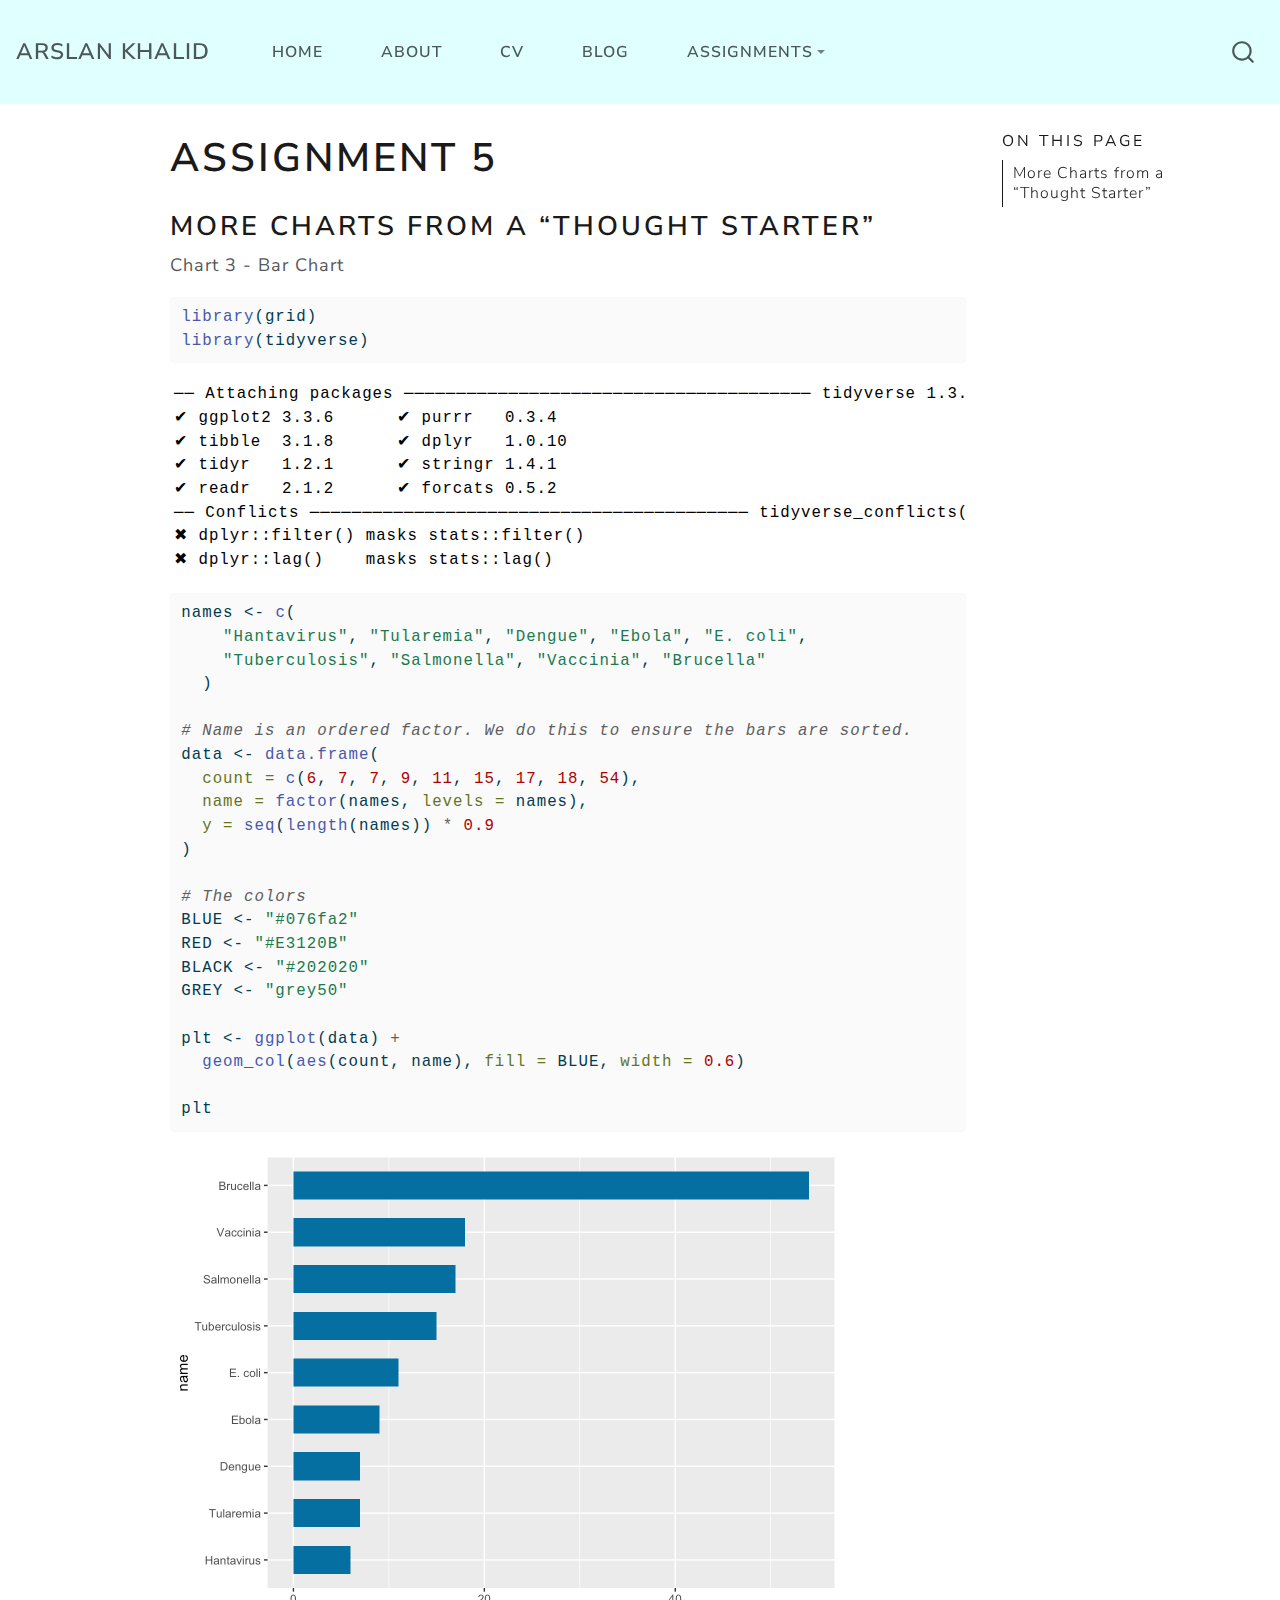
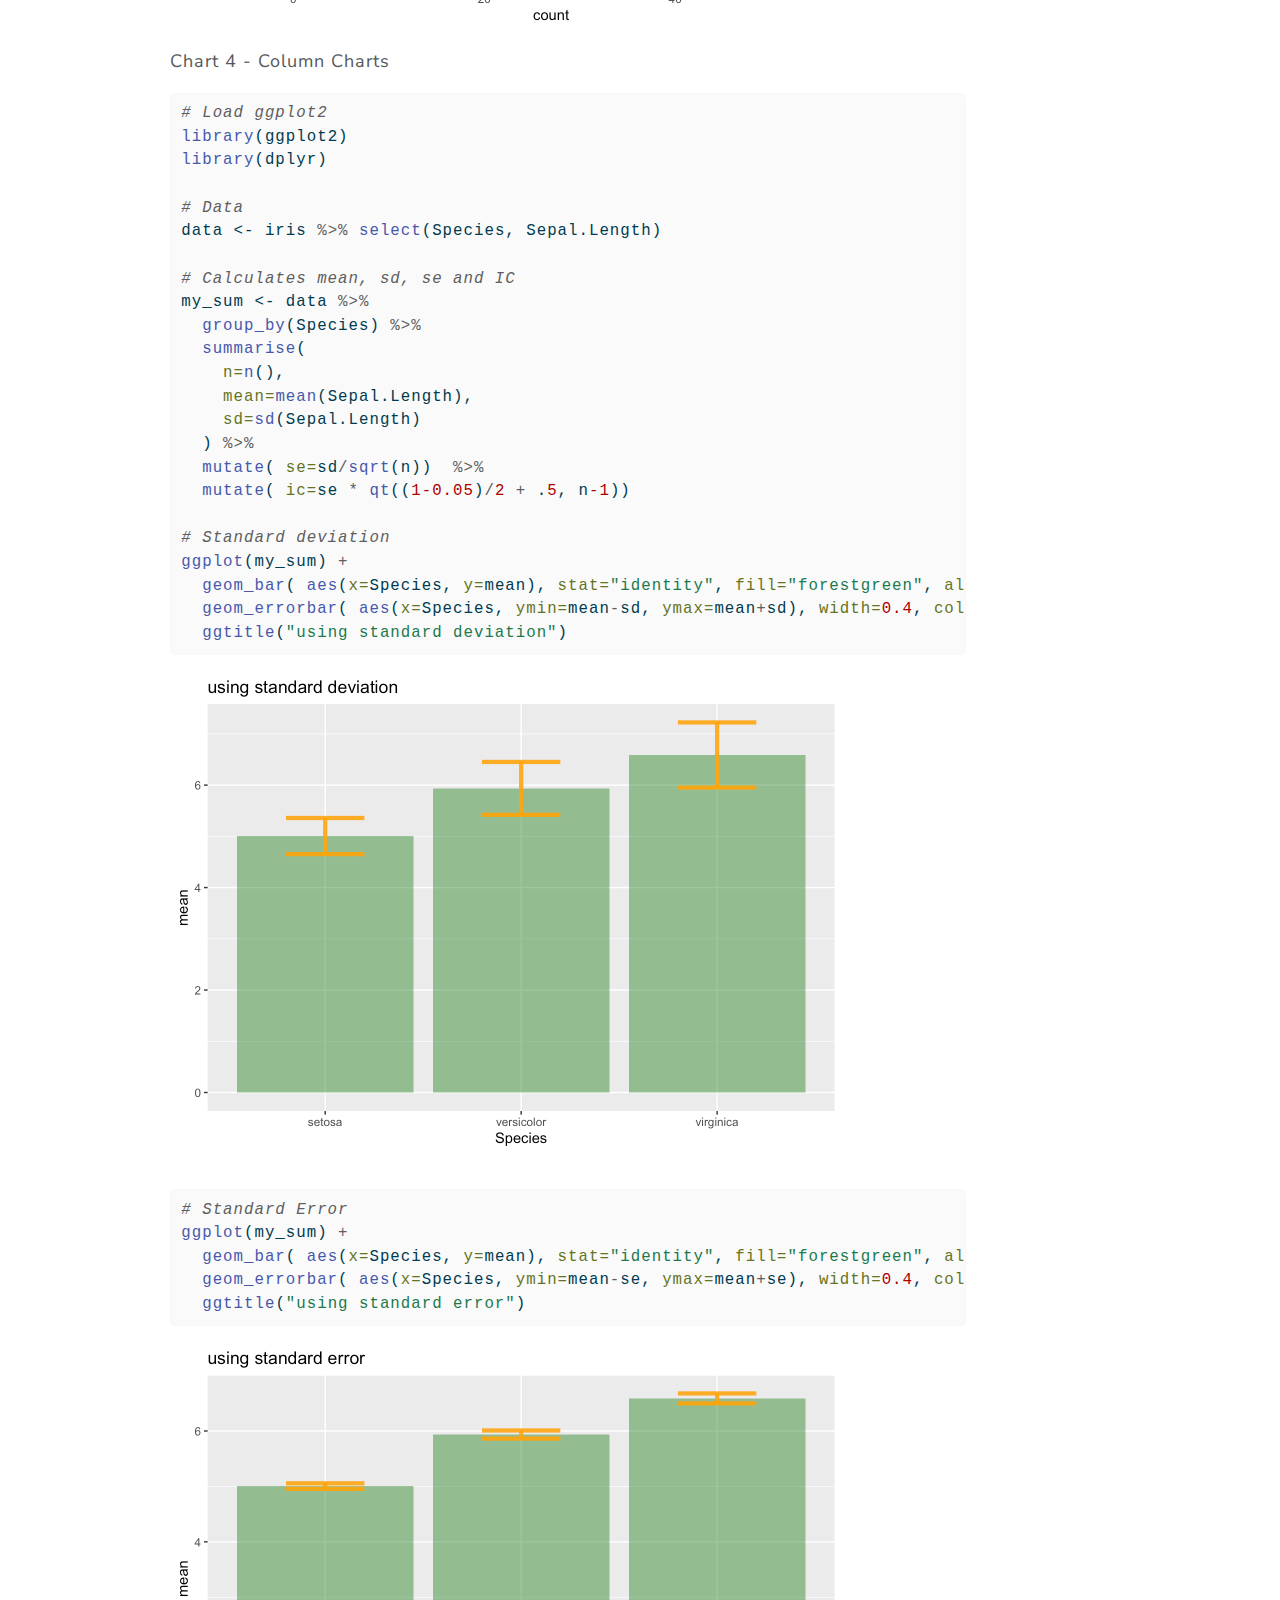
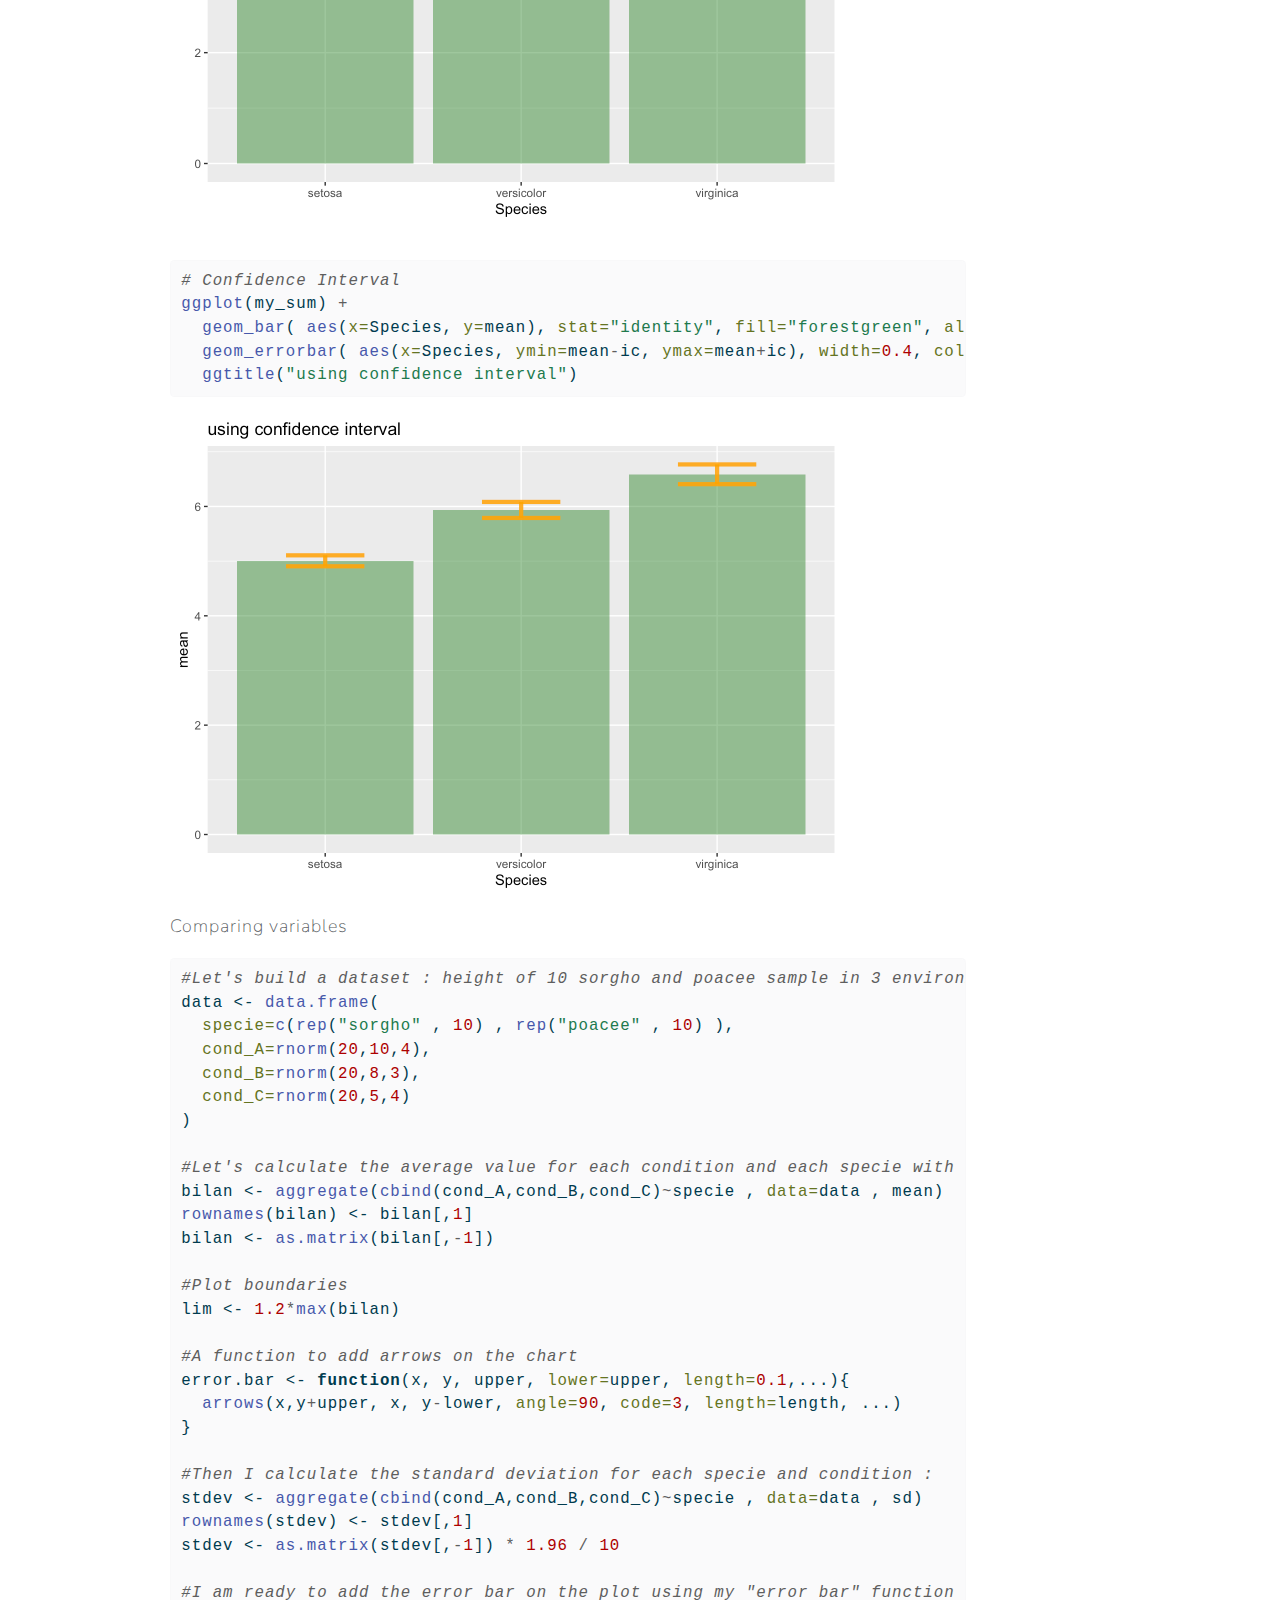
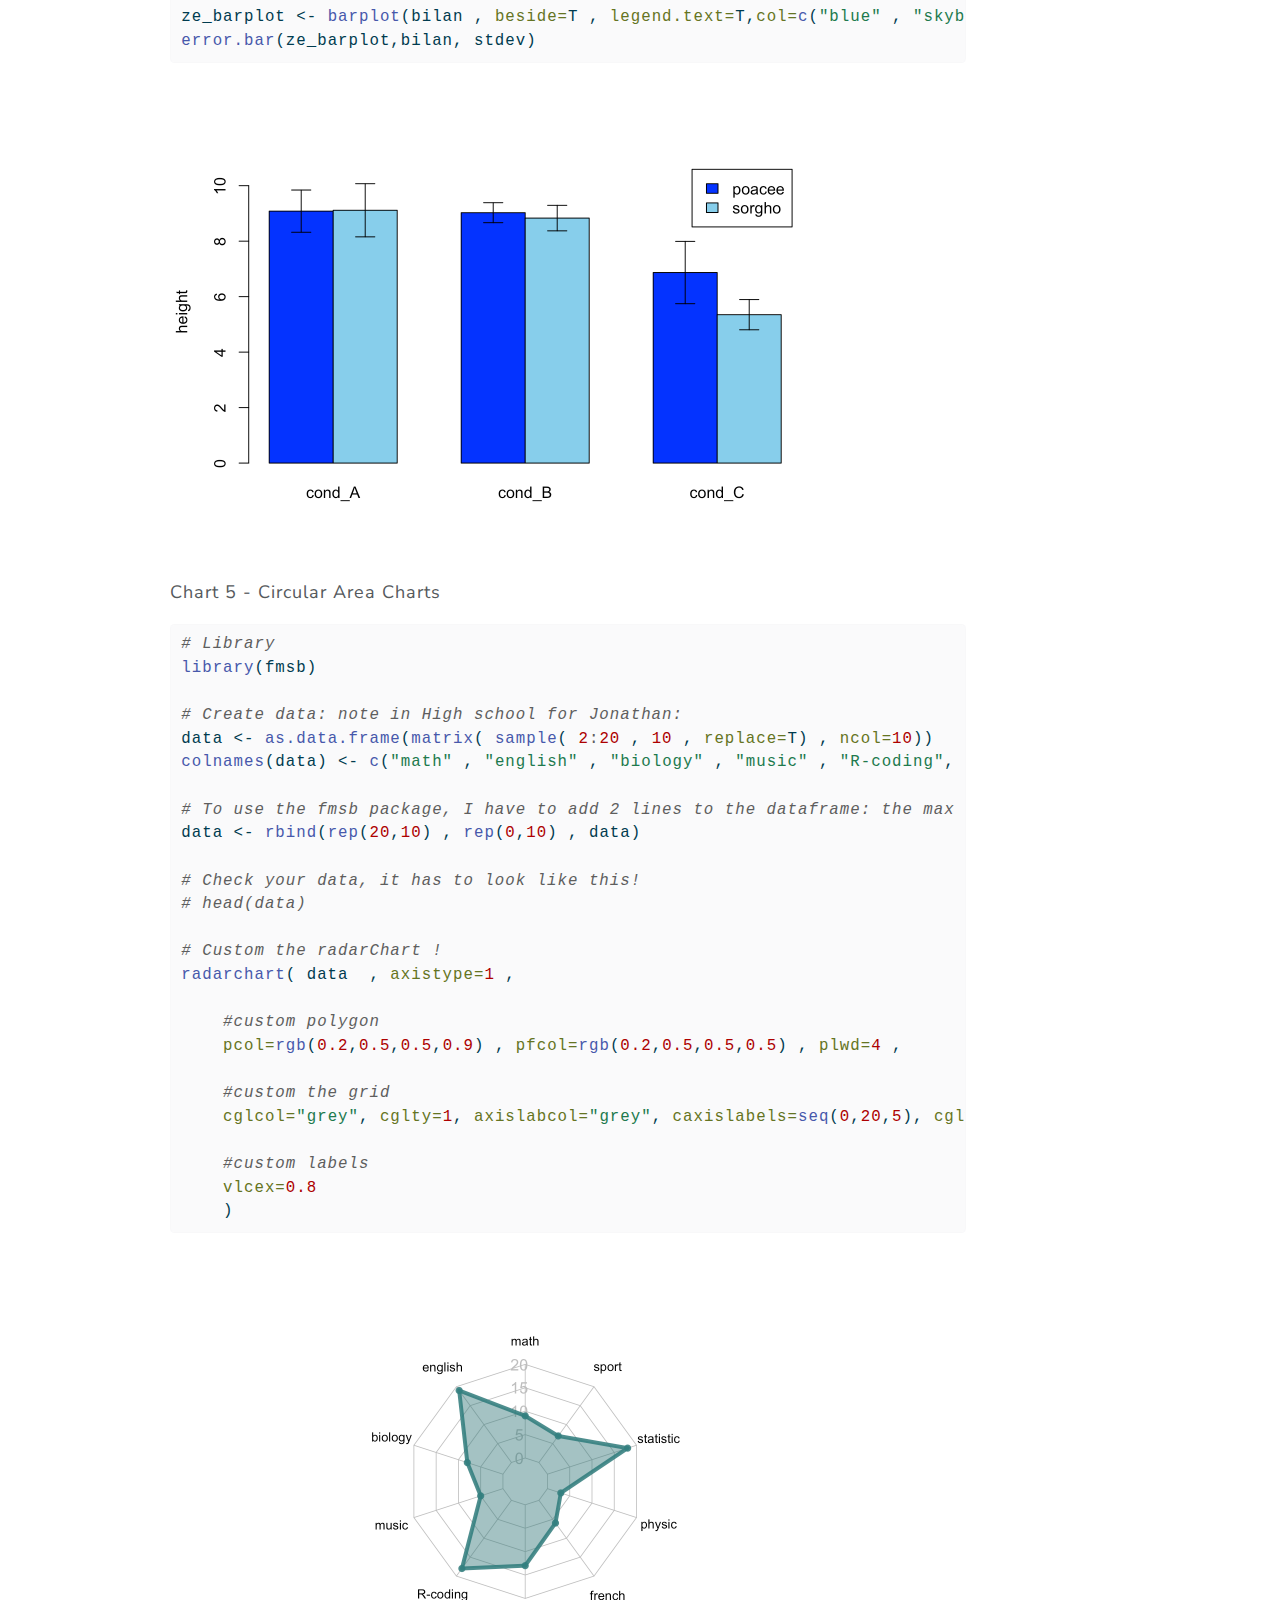
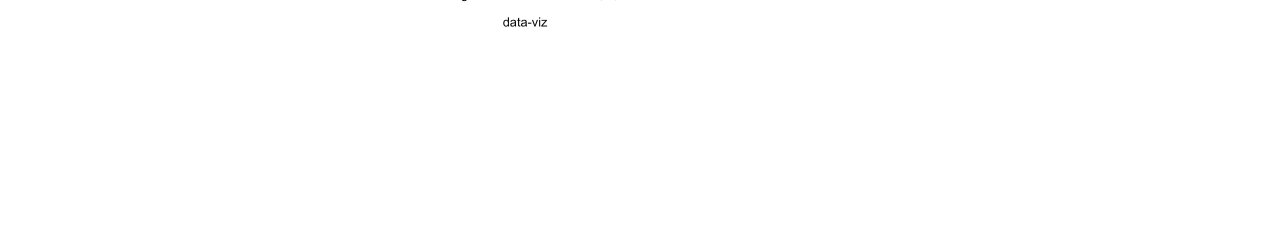
<file: assign05.html>
<!DOCTYPE html>
<html xmlns="http://www.w3.org/1999/xhtml" lang="en" xml:lang="en"><head>

<meta charset="utf-8">
<meta name="generator" content="quarto-1.1.189">

<meta name="viewport" content="width=device-width, initial-scale=1.0, user-scalable=yes">


<title>Arslan Khalid - Assignment 5</title>
<style>
code{white-space: pre-wrap;}
span.smallcaps{font-variant: small-caps;}
div.columns{display: flex; gap: min(4vw, 1.5em);}
div.column{flex: auto; overflow-x: auto;}
div.hanging-indent{margin-left: 1.5em; text-indent: -1.5em;}
ul.task-list{list-style: none;}
ul.task-list li input[type="checkbox"] {
  width: 0.8em;
  margin: 0 0.8em 0.2em -1.6em;
  vertical-align: middle;
}
pre > code.sourceCode { white-space: pre; position: relative; }
pre > code.sourceCode > span { display: inline-block; line-height: 1.25; }
pre > code.sourceCode > span:empty { height: 1.2em; }
.sourceCode { overflow: visible; }
code.sourceCode > span { color: inherit; text-decoration: inherit; }
div.sourceCode { margin: 1em 0; }
pre.sourceCode { margin: 0; }
@media screen {
div.sourceCode { overflow: auto; }
}
@media print {
pre > code.sourceCode { white-space: pre-wrap; }
pre > code.sourceCode > span { text-indent: -5em; padding-left: 5em; }
}
pre.numberSource code
  { counter-reset: source-line 0; }
pre.numberSource code > span
  { position: relative; left: -4em; counter-increment: source-line; }
pre.numberSource code > span > a:first-child::before
  { content: counter(source-line);
    position: relative; left: -1em; text-align: right; vertical-align: baseline;
    border: none; display: inline-block;
    -webkit-touch-callout: none; -webkit-user-select: none;
    -khtml-user-select: none; -moz-user-select: none;
    -ms-user-select: none; user-select: none;
    padding: 0 4px; width: 4em;
    color: #aaaaaa;
  }
pre.numberSource { margin-left: 3em; border-left: 1px solid #aaaaaa;  padding-left: 4px; }
div.sourceCode
  {   }
@media screen {
pre > code.sourceCode > span > a:first-child::before { text-decoration: underline; }
}
code span.al { color: #ff0000; font-weight: bold; } /* Alert */
code span.an { color: #60a0b0; font-weight: bold; font-style: italic; } /* Annotation */
code span.at { color: #7d9029; } /* Attribute */
code span.bn { color: #40a070; } /* BaseN */
code span.bu { color: #008000; } /* BuiltIn */
code span.cf { color: #007020; font-weight: bold; } /* ControlFlow */
code span.ch { color: #4070a0; } /* Char */
code span.cn { color: #880000; } /* Constant */
code span.co { color: #60a0b0; font-style: italic; } /* Comment */
code span.cv { color: #60a0b0; font-weight: bold; font-style: italic; } /* CommentVar */
code span.do { color: #ba2121; font-style: italic; } /* Documentation */
code span.dt { color: #902000; } /* DataType */
code span.dv { color: #40a070; } /* DecVal */
code span.er { color: #ff0000; font-weight: bold; } /* Error */
code span.ex { } /* Extension */
code span.fl { color: #40a070; } /* Float */
code span.fu { color: #06287e; } /* Function */
code span.im { color: #008000; font-weight: bold; } /* Import */
code span.in { color: #60a0b0; font-weight: bold; font-style: italic; } /* Information */
code span.kw { color: #007020; font-weight: bold; } /* Keyword */
code span.op { color: #666666; } /* Operator */
code span.ot { color: #007020; } /* Other */
code span.pp { color: #bc7a00; } /* Preprocessor */
code span.sc { color: #4070a0; } /* SpecialChar */
code span.ss { color: #bb6688; } /* SpecialString */
code span.st { color: #4070a0; } /* String */
code span.va { color: #19177c; } /* Variable */
code span.vs { color: #4070a0; } /* VerbatimString */
code span.wa { color: #60a0b0; font-weight: bold; font-style: italic; } /* Warning */
</style>


<script src="site_libs/quarto-nav/quarto-nav.js"></script>
<script src="site_libs/quarto-nav/headroom.min.js"></script>
<script src="site_libs/clipboard/clipboard.min.js"></script>
<script src="site_libs/quarto-search/autocomplete.umd.js"></script>
<script src="site_libs/quarto-search/fuse.min.js"></script>
<script src="site_libs/quarto-search/quarto-search.js"></script>
<meta name="quarto:offset" content="./">
<script src="site_libs/quarto-html/quarto.js"></script>
<script src="site_libs/quarto-html/popper.min.js"></script>
<script src="site_libs/quarto-html/tippy.umd.min.js"></script>
<script src="site_libs/quarto-html/anchor.min.js"></script>
<link href="site_libs/quarto-html/tippy.css" rel="stylesheet">
<link href="site_libs/quarto-html/quarto-syntax-highlighting.css" rel="stylesheet" id="quarto-text-highlighting-styles">
<script src="site_libs/bootstrap/bootstrap.min.js"></script>
<link href="site_libs/bootstrap/bootstrap-icons.css" rel="stylesheet">
<link href="site_libs/bootstrap/bootstrap.min.css" rel="stylesheet" id="quarto-bootstrap" data-mode="light">
<script id="quarto-search-options" type="application/json">{
  "location": "navbar",
  "copy-button": false,
  "collapse-after": 3,
  "panel-placement": "end",
  "type": "overlay",
  "limit": 20,
  "language": {
    "search-no-results-text": "No results",
    "search-matching-documents-text": "matching documents",
    "search-copy-link-title": "Copy link to search",
    "search-hide-matches-text": "Hide additional matches",
    "search-more-match-text": "more match in this document",
    "search-more-matches-text": "more matches in this document",
    "search-clear-button-title": "Clear",
    "search-detached-cancel-button-title": "Cancel",
    "search-submit-button-title": "Submit"
  }
}</script>


<link rel="stylesheet" href="styles.css">
</head>

<body class="nav-fixed">

<div id="quarto-search-results"></div>
  <header id="quarto-header" class="headroom fixed-top">
    <nav class="navbar navbar-expand-lg navbar-dark ">
      <div class="navbar-container container-fluid">
      <div class="navbar-brand-container">
    <a class="navbar-brand" href="./index.html">
    <span class="navbar-title">Arslan Khalid</span>
    </a>
  </div>
          <button class="navbar-toggler" type="button" data-bs-toggle="collapse" data-bs-target="#navbarCollapse" aria-controls="navbarCollapse" aria-expanded="false" aria-label="Toggle navigation" onclick="if (window.quartoToggleHeadroom) { window.quartoToggleHeadroom(); }">
  <span class="navbar-toggler-icon"></span>
</button>
          <div class="collapse navbar-collapse" id="navbarCollapse">
            <ul class="navbar-nav navbar-nav-scroll me-auto">
  <li class="nav-item">
    <a class="nav-link" href="./index.html">Home</a>
  </li>  
  <li class="nav-item">
    <a class="nav-link" href="./about.html">About</a>
  </li>  
  <li class="nav-item">
    <a class="nav-link" href="./CV_Arslan_Khalid_2022.pdf">CV</a>
  </li>  
  <li class="nav-item">
    <a class="nav-link" href="./blog_temp.html">Blog</a>
  </li>  
  <li class="nav-item dropdown ">
    <a class="nav-link dropdown-toggle" href="#" id="nav-menu-assignments" role="button" data-bs-toggle="dropdown" aria-expanded="false">Assignments</a>
    <ul class="dropdown-menu" aria-labelledby="nav-menu-assignments">    
        <li>
    <a class="dropdown-item" href="./assign01.html">
 <span class="dropdown-text">Assignment 1</span></a>
  </li>  
        <li>
    <a class="dropdown-item" href="./assign02.html">
 <span class="dropdown-text">Assignment 2</span></a>
  </li>  
        <li>
    <a class="dropdown-item" href="./assign03.html">
 <span class="dropdown-text">Assignment 3</span></a>
  </li>  
        <li>
    <a class="dropdown-item" href="./assign04.html">
 <span class="dropdown-text">Assignment 4</span></a>
  </li>  
        <li>
    <a class="dropdown-item" href="./assign05.html">
 <span class="dropdown-text">Assignment 5</span></a>
  </li>  
        <li>
    <a class="dropdown-item" href="./assign06.html">
 <span class="dropdown-text">Assignment 6</span></a>
  </li>  
    </ul>
  </li>
</ul>
              <div id="quarto-search" class="" title="Search"></div>
          </div> <!-- /navcollapse -->
      </div> <!-- /container-fluid -->
    </nav>
</header>
<!-- content -->
<div id="quarto-content" class="quarto-container page-columns page-rows-contents page-layout-article page-navbar">
<!-- sidebar -->
<!-- margin-sidebar -->
    <div id="quarto-margin-sidebar" class="sidebar margin-sidebar">
        <nav id="TOC" role="doc-toc" class="toc-active">
    <h2 id="toc-title">On this page</h2>
   
  <ul>
  <li><a href="#more-charts-from-a-thought-starter" id="toc-more-charts-from-a-thought-starter" class="nav-link active" data-scroll-target="#more-charts-from-a-thought-starter">More Charts from a “Thought Starter”</a></li>
  </ul>
</nav>
    </div>
<!-- main -->
<main class="content" id="quarto-document-content">

<header id="title-block-header" class="quarto-title-block default">
<div class="quarto-title">
<h1 class="title">Assignment 5</h1>
</div>



<div class="quarto-title-meta">

    
    
  </div>
  

</header>

<section id="more-charts-from-a-thought-starter" class="level3">
<h3 class="anchored" data-anchor-id="more-charts-from-a-thought-starter">More Charts from a “Thought Starter”</h3>
<p><strong>Chart 3 - Bar Chart</strong></p>
<div class="cell">
<div class="sourceCode cell-code" id="cb1"><pre class="sourceCode r code-with-copy"><code class="sourceCode r"><span id="cb1-1"><a href="#cb1-1" aria-hidden="true" tabindex="-1"></a><span class="fu">library</span>(grid)</span>
<span id="cb1-2"><a href="#cb1-2" aria-hidden="true" tabindex="-1"></a><span class="fu">library</span>(tidyverse)</span></code><button title="Copy to Clipboard" class="code-copy-button"><i class="bi"></i></button></pre></div>
<div class="cell-output cell-output-stderr">
<pre><code>── Attaching packages ─────────────────────────────────────── tidyverse 1.3.2 ──
✔ ggplot2 3.3.6      ✔ purrr   0.3.4 
✔ tibble  3.1.8      ✔ dplyr   1.0.10
✔ tidyr   1.2.1      ✔ stringr 1.4.1 
✔ readr   2.1.2      ✔ forcats 0.5.2 
── Conflicts ────────────────────────────────────────── tidyverse_conflicts() ──
✖ dplyr::filter() masks stats::filter()
✖ dplyr::lag()    masks stats::lag()</code></pre>
</div>
<div class="sourceCode cell-code" id="cb3"><pre class="sourceCode r code-with-copy"><code class="sourceCode r"><span id="cb3-1"><a href="#cb3-1" aria-hidden="true" tabindex="-1"></a>names <span class="ot">&lt;-</span> <span class="fu">c</span>(</span>
<span id="cb3-2"><a href="#cb3-2" aria-hidden="true" tabindex="-1"></a>    <span class="st">"Hantavirus"</span>, <span class="st">"Tularemia"</span>, <span class="st">"Dengue"</span>, <span class="st">"Ebola"</span>, <span class="st">"E. coli"</span>, </span>
<span id="cb3-3"><a href="#cb3-3" aria-hidden="true" tabindex="-1"></a>    <span class="st">"Tuberculosis"</span>, <span class="st">"Salmonella"</span>, <span class="st">"Vaccinia"</span>, <span class="st">"Brucella"</span></span>
<span id="cb3-4"><a href="#cb3-4" aria-hidden="true" tabindex="-1"></a>  )</span>
<span id="cb3-5"><a href="#cb3-5" aria-hidden="true" tabindex="-1"></a>  </span>
<span id="cb3-6"><a href="#cb3-6" aria-hidden="true" tabindex="-1"></a><span class="co"># Name is an ordered factor. We do this to ensure the bars are sorted.</span></span>
<span id="cb3-7"><a href="#cb3-7" aria-hidden="true" tabindex="-1"></a>data <span class="ot">&lt;-</span> <span class="fu">data.frame</span>(</span>
<span id="cb3-8"><a href="#cb3-8" aria-hidden="true" tabindex="-1"></a>  <span class="at">count =</span> <span class="fu">c</span>(<span class="dv">6</span>, <span class="dv">7</span>, <span class="dv">7</span>, <span class="dv">9</span>, <span class="dv">11</span>, <span class="dv">15</span>, <span class="dv">17</span>, <span class="dv">18</span>, <span class="dv">54</span>), </span>
<span id="cb3-9"><a href="#cb3-9" aria-hidden="true" tabindex="-1"></a>  <span class="at">name =</span> <span class="fu">factor</span>(names, <span class="at">levels =</span> names),</span>
<span id="cb3-10"><a href="#cb3-10" aria-hidden="true" tabindex="-1"></a>  <span class="at">y =</span> <span class="fu">seq</span>(<span class="fu">length</span>(names)) <span class="sc">*</span> <span class="fl">0.9</span></span>
<span id="cb3-11"><a href="#cb3-11" aria-hidden="true" tabindex="-1"></a>)</span>
<span id="cb3-12"><a href="#cb3-12" aria-hidden="true" tabindex="-1"></a></span>
<span id="cb3-13"><a href="#cb3-13" aria-hidden="true" tabindex="-1"></a><span class="co"># The colors</span></span>
<span id="cb3-14"><a href="#cb3-14" aria-hidden="true" tabindex="-1"></a>BLUE <span class="ot">&lt;-</span> <span class="st">"#076fa2"</span></span>
<span id="cb3-15"><a href="#cb3-15" aria-hidden="true" tabindex="-1"></a>RED <span class="ot">&lt;-</span> <span class="st">"#E3120B"</span></span>
<span id="cb3-16"><a href="#cb3-16" aria-hidden="true" tabindex="-1"></a>BLACK <span class="ot">&lt;-</span> <span class="st">"#202020"</span></span>
<span id="cb3-17"><a href="#cb3-17" aria-hidden="true" tabindex="-1"></a>GREY <span class="ot">&lt;-</span> <span class="st">"grey50"</span></span>
<span id="cb3-18"><a href="#cb3-18" aria-hidden="true" tabindex="-1"></a></span>
<span id="cb3-19"><a href="#cb3-19" aria-hidden="true" tabindex="-1"></a>plt <span class="ot">&lt;-</span> <span class="fu">ggplot</span>(data) <span class="sc">+</span></span>
<span id="cb3-20"><a href="#cb3-20" aria-hidden="true" tabindex="-1"></a>  <span class="fu">geom_col</span>(<span class="fu">aes</span>(count, name), <span class="at">fill =</span> BLUE, <span class="at">width =</span> <span class="fl">0.6</span>) </span>
<span id="cb3-21"><a href="#cb3-21" aria-hidden="true" tabindex="-1"></a></span>
<span id="cb3-22"><a href="#cb3-22" aria-hidden="true" tabindex="-1"></a>plt</span></code><button title="Copy to Clipboard" class="code-copy-button"><i class="bi"></i></button></pre></div>
<div class="cell-output-display">
<p><img src="assign05_files/figure-html/unnamed-chunk-1-1.png" class="img-fluid" width="672"></p>
</div>
</div>
<p><strong>Chart 4 - Column Charts</strong></p>
<div class="cell">
<div class="sourceCode cell-code" id="cb4"><pre class="sourceCode r code-with-copy"><code class="sourceCode r"><span id="cb4-1"><a href="#cb4-1" aria-hidden="true" tabindex="-1"></a><span class="co"># Load ggplot2</span></span>
<span id="cb4-2"><a href="#cb4-2" aria-hidden="true" tabindex="-1"></a><span class="fu">library</span>(ggplot2)</span>
<span id="cb4-3"><a href="#cb4-3" aria-hidden="true" tabindex="-1"></a><span class="fu">library</span>(dplyr)</span>
<span id="cb4-4"><a href="#cb4-4" aria-hidden="true" tabindex="-1"></a></span>
<span id="cb4-5"><a href="#cb4-5" aria-hidden="true" tabindex="-1"></a><span class="co"># Data</span></span>
<span id="cb4-6"><a href="#cb4-6" aria-hidden="true" tabindex="-1"></a>data <span class="ot">&lt;-</span> iris <span class="sc">%&gt;%</span> <span class="fu">select</span>(Species, Sepal.Length) </span>
<span id="cb4-7"><a href="#cb4-7" aria-hidden="true" tabindex="-1"></a> </span>
<span id="cb4-8"><a href="#cb4-8" aria-hidden="true" tabindex="-1"></a><span class="co"># Calculates mean, sd, se and IC</span></span>
<span id="cb4-9"><a href="#cb4-9" aria-hidden="true" tabindex="-1"></a>my_sum <span class="ot">&lt;-</span> data <span class="sc">%&gt;%</span></span>
<span id="cb4-10"><a href="#cb4-10" aria-hidden="true" tabindex="-1"></a>  <span class="fu">group_by</span>(Species) <span class="sc">%&gt;%</span></span>
<span id="cb4-11"><a href="#cb4-11" aria-hidden="true" tabindex="-1"></a>  <span class="fu">summarise</span>( </span>
<span id="cb4-12"><a href="#cb4-12" aria-hidden="true" tabindex="-1"></a>    <span class="at">n=</span><span class="fu">n</span>(),</span>
<span id="cb4-13"><a href="#cb4-13" aria-hidden="true" tabindex="-1"></a>    <span class="at">mean=</span><span class="fu">mean</span>(Sepal.Length),</span>
<span id="cb4-14"><a href="#cb4-14" aria-hidden="true" tabindex="-1"></a>    <span class="at">sd=</span><span class="fu">sd</span>(Sepal.Length)</span>
<span id="cb4-15"><a href="#cb4-15" aria-hidden="true" tabindex="-1"></a>  ) <span class="sc">%&gt;%</span></span>
<span id="cb4-16"><a href="#cb4-16" aria-hidden="true" tabindex="-1"></a>  <span class="fu">mutate</span>( <span class="at">se=</span>sd<span class="sc">/</span><span class="fu">sqrt</span>(n))  <span class="sc">%&gt;%</span></span>
<span id="cb4-17"><a href="#cb4-17" aria-hidden="true" tabindex="-1"></a>  <span class="fu">mutate</span>( <span class="at">ic=</span>se <span class="sc">*</span> <span class="fu">qt</span>((<span class="dv">1</span><span class="fl">-0.05</span>)<span class="sc">/</span><span class="dv">2</span> <span class="sc">+</span> .<span class="dv">5</span>, n<span class="dv">-1</span>))</span>
<span id="cb4-18"><a href="#cb4-18" aria-hidden="true" tabindex="-1"></a> </span>
<span id="cb4-19"><a href="#cb4-19" aria-hidden="true" tabindex="-1"></a><span class="co"># Standard deviation</span></span>
<span id="cb4-20"><a href="#cb4-20" aria-hidden="true" tabindex="-1"></a><span class="fu">ggplot</span>(my_sum) <span class="sc">+</span></span>
<span id="cb4-21"><a href="#cb4-21" aria-hidden="true" tabindex="-1"></a>  <span class="fu">geom_bar</span>( <span class="fu">aes</span>(<span class="at">x=</span>Species, <span class="at">y=</span>mean), <span class="at">stat=</span><span class="st">"identity"</span>, <span class="at">fill=</span><span class="st">"forestgreen"</span>, <span class="at">alpha=</span><span class="fl">0.5</span>) <span class="sc">+</span></span>
<span id="cb4-22"><a href="#cb4-22" aria-hidden="true" tabindex="-1"></a>  <span class="fu">geom_errorbar</span>( <span class="fu">aes</span>(<span class="at">x=</span>Species, <span class="at">ymin=</span>mean<span class="sc">-</span>sd, <span class="at">ymax=</span>mean<span class="sc">+</span>sd), <span class="at">width=</span><span class="fl">0.4</span>, <span class="at">colour=</span><span class="st">"orange"</span>, <span class="at">alpha=</span><span class="fl">0.9</span>, <span class="at">size=</span><span class="fl">1.5</span>) <span class="sc">+</span></span>
<span id="cb4-23"><a href="#cb4-23" aria-hidden="true" tabindex="-1"></a>  <span class="fu">ggtitle</span>(<span class="st">"using standard deviation"</span>)</span></code><button title="Copy to Clipboard" class="code-copy-button"><i class="bi"></i></button></pre></div>
<div class="cell-output-display">
<p><img src="assign05_files/figure-html/unnamed-chunk-2-1.png" class="img-fluid" width="672"></p>
</div>
<div class="sourceCode cell-code" id="cb5"><pre class="sourceCode r code-with-copy"><code class="sourceCode r"><span id="cb5-1"><a href="#cb5-1" aria-hidden="true" tabindex="-1"></a><span class="co"># Standard Error</span></span>
<span id="cb5-2"><a href="#cb5-2" aria-hidden="true" tabindex="-1"></a><span class="fu">ggplot</span>(my_sum) <span class="sc">+</span></span>
<span id="cb5-3"><a href="#cb5-3" aria-hidden="true" tabindex="-1"></a>  <span class="fu">geom_bar</span>( <span class="fu">aes</span>(<span class="at">x=</span>Species, <span class="at">y=</span>mean), <span class="at">stat=</span><span class="st">"identity"</span>, <span class="at">fill=</span><span class="st">"forestgreen"</span>, <span class="at">alpha=</span><span class="fl">0.5</span>) <span class="sc">+</span></span>
<span id="cb5-4"><a href="#cb5-4" aria-hidden="true" tabindex="-1"></a>  <span class="fu">geom_errorbar</span>( <span class="fu">aes</span>(<span class="at">x=</span>Species, <span class="at">ymin=</span>mean<span class="sc">-</span>se, <span class="at">ymax=</span>mean<span class="sc">+</span>se), <span class="at">width=</span><span class="fl">0.4</span>, <span class="at">colour=</span><span class="st">"orange"</span>, <span class="at">alpha=</span><span class="fl">0.9</span>, <span class="at">size=</span><span class="fl">1.5</span>) <span class="sc">+</span></span>
<span id="cb5-5"><a href="#cb5-5" aria-hidden="true" tabindex="-1"></a>  <span class="fu">ggtitle</span>(<span class="st">"using standard error"</span>)</span></code><button title="Copy to Clipboard" class="code-copy-button"><i class="bi"></i></button></pre></div>
<div class="cell-output-display">
<p><img src="assign05_files/figure-html/unnamed-chunk-2-2.png" class="img-fluid" width="672"></p>
</div>
<div class="sourceCode cell-code" id="cb6"><pre class="sourceCode r code-with-copy"><code class="sourceCode r"><span id="cb6-1"><a href="#cb6-1" aria-hidden="true" tabindex="-1"></a><span class="co"># Confidence Interval</span></span>
<span id="cb6-2"><a href="#cb6-2" aria-hidden="true" tabindex="-1"></a><span class="fu">ggplot</span>(my_sum) <span class="sc">+</span></span>
<span id="cb6-3"><a href="#cb6-3" aria-hidden="true" tabindex="-1"></a>  <span class="fu">geom_bar</span>( <span class="fu">aes</span>(<span class="at">x=</span>Species, <span class="at">y=</span>mean), <span class="at">stat=</span><span class="st">"identity"</span>, <span class="at">fill=</span><span class="st">"forestgreen"</span>, <span class="at">alpha=</span><span class="fl">0.5</span>) <span class="sc">+</span></span>
<span id="cb6-4"><a href="#cb6-4" aria-hidden="true" tabindex="-1"></a>  <span class="fu">geom_errorbar</span>( <span class="fu">aes</span>(<span class="at">x=</span>Species, <span class="at">ymin=</span>mean<span class="sc">-</span>ic, <span class="at">ymax=</span>mean<span class="sc">+</span>ic), <span class="at">width=</span><span class="fl">0.4</span>, <span class="at">colour=</span><span class="st">"orange"</span>, <span class="at">alpha=</span><span class="fl">0.9</span>, <span class="at">size=</span><span class="fl">1.5</span>) <span class="sc">+</span></span>
<span id="cb6-5"><a href="#cb6-5" aria-hidden="true" tabindex="-1"></a>  <span class="fu">ggtitle</span>(<span class="st">"using confidence interval"</span>)</span></code><button title="Copy to Clipboard" class="code-copy-button"><i class="bi"></i></button></pre></div>
<div class="cell-output-display">
<p><img src="assign05_files/figure-html/unnamed-chunk-2-3.png" class="img-fluid" width="672"></p>
</div>
</div>
<p>Comparing variables</p>
<div class="cell">
<div class="sourceCode cell-code" id="cb7"><pre class="sourceCode r code-with-copy"><code class="sourceCode r"><span id="cb7-1"><a href="#cb7-1" aria-hidden="true" tabindex="-1"></a><span class="co">#Let's build a dataset : height of 10 sorgho and poacee sample in 3 environmental conditions (A, B, C)</span></span>
<span id="cb7-2"><a href="#cb7-2" aria-hidden="true" tabindex="-1"></a>data <span class="ot">&lt;-</span> <span class="fu">data.frame</span>(</span>
<span id="cb7-3"><a href="#cb7-3" aria-hidden="true" tabindex="-1"></a>  <span class="at">specie=</span><span class="fu">c</span>(<span class="fu">rep</span>(<span class="st">"sorgho"</span> , <span class="dv">10</span>) , <span class="fu">rep</span>(<span class="st">"poacee"</span> , <span class="dv">10</span>) ),</span>
<span id="cb7-4"><a href="#cb7-4" aria-hidden="true" tabindex="-1"></a>  <span class="at">cond_A=</span><span class="fu">rnorm</span>(<span class="dv">20</span>,<span class="dv">10</span>,<span class="dv">4</span>),</span>
<span id="cb7-5"><a href="#cb7-5" aria-hidden="true" tabindex="-1"></a>  <span class="at">cond_B=</span><span class="fu">rnorm</span>(<span class="dv">20</span>,<span class="dv">8</span>,<span class="dv">3</span>),</span>
<span id="cb7-6"><a href="#cb7-6" aria-hidden="true" tabindex="-1"></a>  <span class="at">cond_C=</span><span class="fu">rnorm</span>(<span class="dv">20</span>,<span class="dv">5</span>,<span class="dv">4</span>)</span>
<span id="cb7-7"><a href="#cb7-7" aria-hidden="true" tabindex="-1"></a>)</span>
<span id="cb7-8"><a href="#cb7-8" aria-hidden="true" tabindex="-1"></a></span>
<span id="cb7-9"><a href="#cb7-9" aria-hidden="true" tabindex="-1"></a><span class="co">#Let's calculate the average value for each condition and each specie with the *aggregate* function</span></span>
<span id="cb7-10"><a href="#cb7-10" aria-hidden="true" tabindex="-1"></a>bilan <span class="ot">&lt;-</span> <span class="fu">aggregate</span>(<span class="fu">cbind</span>(cond_A,cond_B,cond_C)<span class="sc">~</span>specie , <span class="at">data=</span>data , mean)</span>
<span id="cb7-11"><a href="#cb7-11" aria-hidden="true" tabindex="-1"></a><span class="fu">rownames</span>(bilan) <span class="ot">&lt;-</span> bilan[,<span class="dv">1</span>]</span>
<span id="cb7-12"><a href="#cb7-12" aria-hidden="true" tabindex="-1"></a>bilan <span class="ot">&lt;-</span> <span class="fu">as.matrix</span>(bilan[,<span class="sc">-</span><span class="dv">1</span>])</span>
<span id="cb7-13"><a href="#cb7-13" aria-hidden="true" tabindex="-1"></a> </span>
<span id="cb7-14"><a href="#cb7-14" aria-hidden="true" tabindex="-1"></a><span class="co">#Plot boundaries</span></span>
<span id="cb7-15"><a href="#cb7-15" aria-hidden="true" tabindex="-1"></a>lim <span class="ot">&lt;-</span> <span class="fl">1.2</span><span class="sc">*</span><span class="fu">max</span>(bilan)</span>
<span id="cb7-16"><a href="#cb7-16" aria-hidden="true" tabindex="-1"></a></span>
<span id="cb7-17"><a href="#cb7-17" aria-hidden="true" tabindex="-1"></a><span class="co">#A function to add arrows on the chart</span></span>
<span id="cb7-18"><a href="#cb7-18" aria-hidden="true" tabindex="-1"></a>error.bar <span class="ot">&lt;-</span> <span class="cf">function</span>(x, y, upper, <span class="at">lower=</span>upper, <span class="at">length=</span><span class="fl">0.1</span>,...){</span>
<span id="cb7-19"><a href="#cb7-19" aria-hidden="true" tabindex="-1"></a>  <span class="fu">arrows</span>(x,y<span class="sc">+</span>upper, x, y<span class="sc">-</span>lower, <span class="at">angle=</span><span class="dv">90</span>, <span class="at">code=</span><span class="dv">3</span>, <span class="at">length=</span>length, ...)</span>
<span id="cb7-20"><a href="#cb7-20" aria-hidden="true" tabindex="-1"></a>}</span>
<span id="cb7-21"><a href="#cb7-21" aria-hidden="true" tabindex="-1"></a> </span>
<span id="cb7-22"><a href="#cb7-22" aria-hidden="true" tabindex="-1"></a><span class="co">#Then I calculate the standard deviation for each specie and condition :</span></span>
<span id="cb7-23"><a href="#cb7-23" aria-hidden="true" tabindex="-1"></a>stdev <span class="ot">&lt;-</span> <span class="fu">aggregate</span>(<span class="fu">cbind</span>(cond_A,cond_B,cond_C)<span class="sc">~</span>specie , <span class="at">data=</span>data , sd)</span>
<span id="cb7-24"><a href="#cb7-24" aria-hidden="true" tabindex="-1"></a><span class="fu">rownames</span>(stdev) <span class="ot">&lt;-</span> stdev[,<span class="dv">1</span>]</span>
<span id="cb7-25"><a href="#cb7-25" aria-hidden="true" tabindex="-1"></a>stdev <span class="ot">&lt;-</span> <span class="fu">as.matrix</span>(stdev[,<span class="sc">-</span><span class="dv">1</span>]) <span class="sc">*</span> <span class="fl">1.96</span> <span class="sc">/</span> <span class="dv">10</span></span>
<span id="cb7-26"><a href="#cb7-26" aria-hidden="true" tabindex="-1"></a> </span>
<span id="cb7-27"><a href="#cb7-27" aria-hidden="true" tabindex="-1"></a><span class="co">#I am ready to add the error bar on the plot using my "error bar" function !</span></span>
<span id="cb7-28"><a href="#cb7-28" aria-hidden="true" tabindex="-1"></a>ze_barplot <span class="ot">&lt;-</span> <span class="fu">barplot</span>(bilan , <span class="at">beside=</span>T , <span class="at">legend.text=</span>T,<span class="at">col=</span><span class="fu">c</span>(<span class="st">"blue"</span> , <span class="st">"skyblue"</span>) , <span class="at">ylim=</span><span class="fu">c</span>(<span class="dv">0</span>,lim) , <span class="at">ylab=</span><span class="st">"height"</span>)</span>
<span id="cb7-29"><a href="#cb7-29" aria-hidden="true" tabindex="-1"></a><span class="fu">error.bar</span>(ze_barplot,bilan, stdev)</span></code><button title="Copy to Clipboard" class="code-copy-button"><i class="bi"></i></button></pre></div>
<div class="cell-output-display">
<p><img src="assign05_files/figure-html/unnamed-chunk-3-1.png" class="img-fluid" width="672"></p>
</div>
</div>
<p><strong>Chart 5 - Circular Area Charts</strong></p>
<div class="cell">
<div class="sourceCode cell-code" id="cb8"><pre class="sourceCode r code-with-copy"><code class="sourceCode r"><span id="cb8-1"><a href="#cb8-1" aria-hidden="true" tabindex="-1"></a><span class="co"># Library</span></span>
<span id="cb8-2"><a href="#cb8-2" aria-hidden="true" tabindex="-1"></a><span class="fu">library</span>(fmsb)</span>
<span id="cb8-3"><a href="#cb8-3" aria-hidden="true" tabindex="-1"></a> </span>
<span id="cb8-4"><a href="#cb8-4" aria-hidden="true" tabindex="-1"></a><span class="co"># Create data: note in High school for Jonathan:</span></span>
<span id="cb8-5"><a href="#cb8-5" aria-hidden="true" tabindex="-1"></a>data <span class="ot">&lt;-</span> <span class="fu">as.data.frame</span>(<span class="fu">matrix</span>( <span class="fu">sample</span>( <span class="dv">2</span><span class="sc">:</span><span class="dv">20</span> , <span class="dv">10</span> , <span class="at">replace=</span>T) , <span class="at">ncol=</span><span class="dv">10</span>))</span>
<span id="cb8-6"><a href="#cb8-6" aria-hidden="true" tabindex="-1"></a><span class="fu">colnames</span>(data) <span class="ot">&lt;-</span> <span class="fu">c</span>(<span class="st">"math"</span> , <span class="st">"english"</span> , <span class="st">"biology"</span> , <span class="st">"music"</span> , <span class="st">"R-coding"</span>, <span class="st">"data-viz"</span> , <span class="st">"french"</span> , <span class="st">"physic"</span>, <span class="st">"statistic"</span>, <span class="st">"sport"</span> )</span>
<span id="cb8-7"><a href="#cb8-7" aria-hidden="true" tabindex="-1"></a> </span>
<span id="cb8-8"><a href="#cb8-8" aria-hidden="true" tabindex="-1"></a><span class="co"># To use the fmsb package, I have to add 2 lines to the dataframe: the max and min of each topic to show on the plot!</span></span>
<span id="cb8-9"><a href="#cb8-9" aria-hidden="true" tabindex="-1"></a>data <span class="ot">&lt;-</span> <span class="fu">rbind</span>(<span class="fu">rep</span>(<span class="dv">20</span>,<span class="dv">10</span>) , <span class="fu">rep</span>(<span class="dv">0</span>,<span class="dv">10</span>) , data)</span>
<span id="cb8-10"><a href="#cb8-10" aria-hidden="true" tabindex="-1"></a> </span>
<span id="cb8-11"><a href="#cb8-11" aria-hidden="true" tabindex="-1"></a><span class="co"># Check your data, it has to look like this!</span></span>
<span id="cb8-12"><a href="#cb8-12" aria-hidden="true" tabindex="-1"></a><span class="co"># head(data)</span></span>
<span id="cb8-13"><a href="#cb8-13" aria-hidden="true" tabindex="-1"></a></span>
<span id="cb8-14"><a href="#cb8-14" aria-hidden="true" tabindex="-1"></a><span class="co"># Custom the radarChart !</span></span>
<span id="cb8-15"><a href="#cb8-15" aria-hidden="true" tabindex="-1"></a><span class="fu">radarchart</span>( data  , <span class="at">axistype=</span><span class="dv">1</span> , </span>
<span id="cb8-16"><a href="#cb8-16" aria-hidden="true" tabindex="-1"></a> </span>
<span id="cb8-17"><a href="#cb8-17" aria-hidden="true" tabindex="-1"></a>    <span class="co">#custom polygon</span></span>
<span id="cb8-18"><a href="#cb8-18" aria-hidden="true" tabindex="-1"></a>    <span class="at">pcol=</span><span class="fu">rgb</span>(<span class="fl">0.2</span>,<span class="fl">0.5</span>,<span class="fl">0.5</span>,<span class="fl">0.9</span>) , <span class="at">pfcol=</span><span class="fu">rgb</span>(<span class="fl">0.2</span>,<span class="fl">0.5</span>,<span class="fl">0.5</span>,<span class="fl">0.5</span>) , <span class="at">plwd=</span><span class="dv">4</span> , </span>
<span id="cb8-19"><a href="#cb8-19" aria-hidden="true" tabindex="-1"></a> </span>
<span id="cb8-20"><a href="#cb8-20" aria-hidden="true" tabindex="-1"></a>    <span class="co">#custom the grid</span></span>
<span id="cb8-21"><a href="#cb8-21" aria-hidden="true" tabindex="-1"></a>    <span class="at">cglcol=</span><span class="st">"grey"</span>, <span class="at">cglty=</span><span class="dv">1</span>, <span class="at">axislabcol=</span><span class="st">"grey"</span>, <span class="at">caxislabels=</span><span class="fu">seq</span>(<span class="dv">0</span>,<span class="dv">20</span>,<span class="dv">5</span>), <span class="at">cglwd=</span><span class="fl">0.8</span>,</span>
<span id="cb8-22"><a href="#cb8-22" aria-hidden="true" tabindex="-1"></a> </span>
<span id="cb8-23"><a href="#cb8-23" aria-hidden="true" tabindex="-1"></a>    <span class="co">#custom labels</span></span>
<span id="cb8-24"><a href="#cb8-24" aria-hidden="true" tabindex="-1"></a>    <span class="at">vlcex=</span><span class="fl">0.8</span> </span>
<span id="cb8-25"><a href="#cb8-25" aria-hidden="true" tabindex="-1"></a>    )</span></code><button title="Copy to Clipboard" class="code-copy-button"><i class="bi"></i></button></pre></div>
<div class="cell-output-display">
<p><img src="assign05_files/figure-html/unnamed-chunk-4-1.png" class="img-fluid" width="672"></p>
</div>
</div>


</section>

</main> <!-- /main -->
<script id="quarto-html-after-body" type="application/javascript">
window.document.addEventListener("DOMContentLoaded", function (event) {
  const toggleBodyColorMode = (bsSheetEl) => {
    const mode = bsSheetEl.getAttribute("data-mode");
    const bodyEl = window.document.querySelector("body");
    if (mode === "dark") {
      bodyEl.classList.add("quarto-dark");
      bodyEl.classList.remove("quarto-light");
    } else {
      bodyEl.classList.add("quarto-light");
      bodyEl.classList.remove("quarto-dark");
    }
  }
  const toggleBodyColorPrimary = () => {
    const bsSheetEl = window.document.querySelector("link#quarto-bootstrap");
    if (bsSheetEl) {
      toggleBodyColorMode(bsSheetEl);
    }
  }
  toggleBodyColorPrimary();  
  const icon = "";
  const anchorJS = new window.AnchorJS();
  anchorJS.options = {
    placement: 'right',
    icon: icon
  };
  anchorJS.add('.anchored');
  const clipboard = new window.ClipboardJS('.code-copy-button', {
    target: function(trigger) {
      return trigger.previousElementSibling;
    }
  });
  clipboard.on('success', function(e) {
    // button target
    const button = e.trigger;
    // don't keep focus
    button.blur();
    // flash "checked"
    button.classList.add('code-copy-button-checked');
    var currentTitle = button.getAttribute("title");
    button.setAttribute("title", "Copied!");
    setTimeout(function() {
      button.setAttribute("title", currentTitle);
      button.classList.remove('code-copy-button-checked');
    }, 1000);
    // clear code selection
    e.clearSelection();
  });
  function tippyHover(el, contentFn) {
    const config = {
      allowHTML: true,
      content: contentFn,
      maxWidth: 500,
      delay: 100,
      arrow: false,
      appendTo: function(el) {
          return el.parentElement;
      },
      interactive: true,
      interactiveBorder: 10,
      theme: 'quarto',
      placement: 'bottom-start'
    };
    window.tippy(el, config); 
  }
  const noterefs = window.document.querySelectorAll('a[role="doc-noteref"]');
  for (var i=0; i<noterefs.length; i++) {
    const ref = noterefs[i];
    tippyHover(ref, function() {
      // use id or data attribute instead here
      let href = ref.getAttribute('data-footnote-href') || ref.getAttribute('href');
      try { href = new URL(href).hash; } catch {}
      const id = href.replace(/^#\/?/, "");
      const note = window.document.getElementById(id);
      return note.innerHTML;
    });
  }
  var bibliorefs = window.document.querySelectorAll('a[role="doc-biblioref"]');
  for (var i=0; i<bibliorefs.length; i++) {
    const ref = bibliorefs[i];
    const cites = ref.parentNode.getAttribute('data-cites').split(' ');
    tippyHover(ref, function() {
      var popup = window.document.createElement('div');
      cites.forEach(function(cite) {
        var citeDiv = window.document.createElement('div');
        citeDiv.classList.add('hanging-indent');
        citeDiv.classList.add('csl-entry');
        var biblioDiv = window.document.getElementById('ref-' + cite);
        if (biblioDiv) {
          citeDiv.innerHTML = biblioDiv.innerHTML;
        }
        popup.appendChild(citeDiv);
      });
      return popup.innerHTML;
    });
  }
});
</script>
</div> <!-- /content -->



</body></html>
</file>
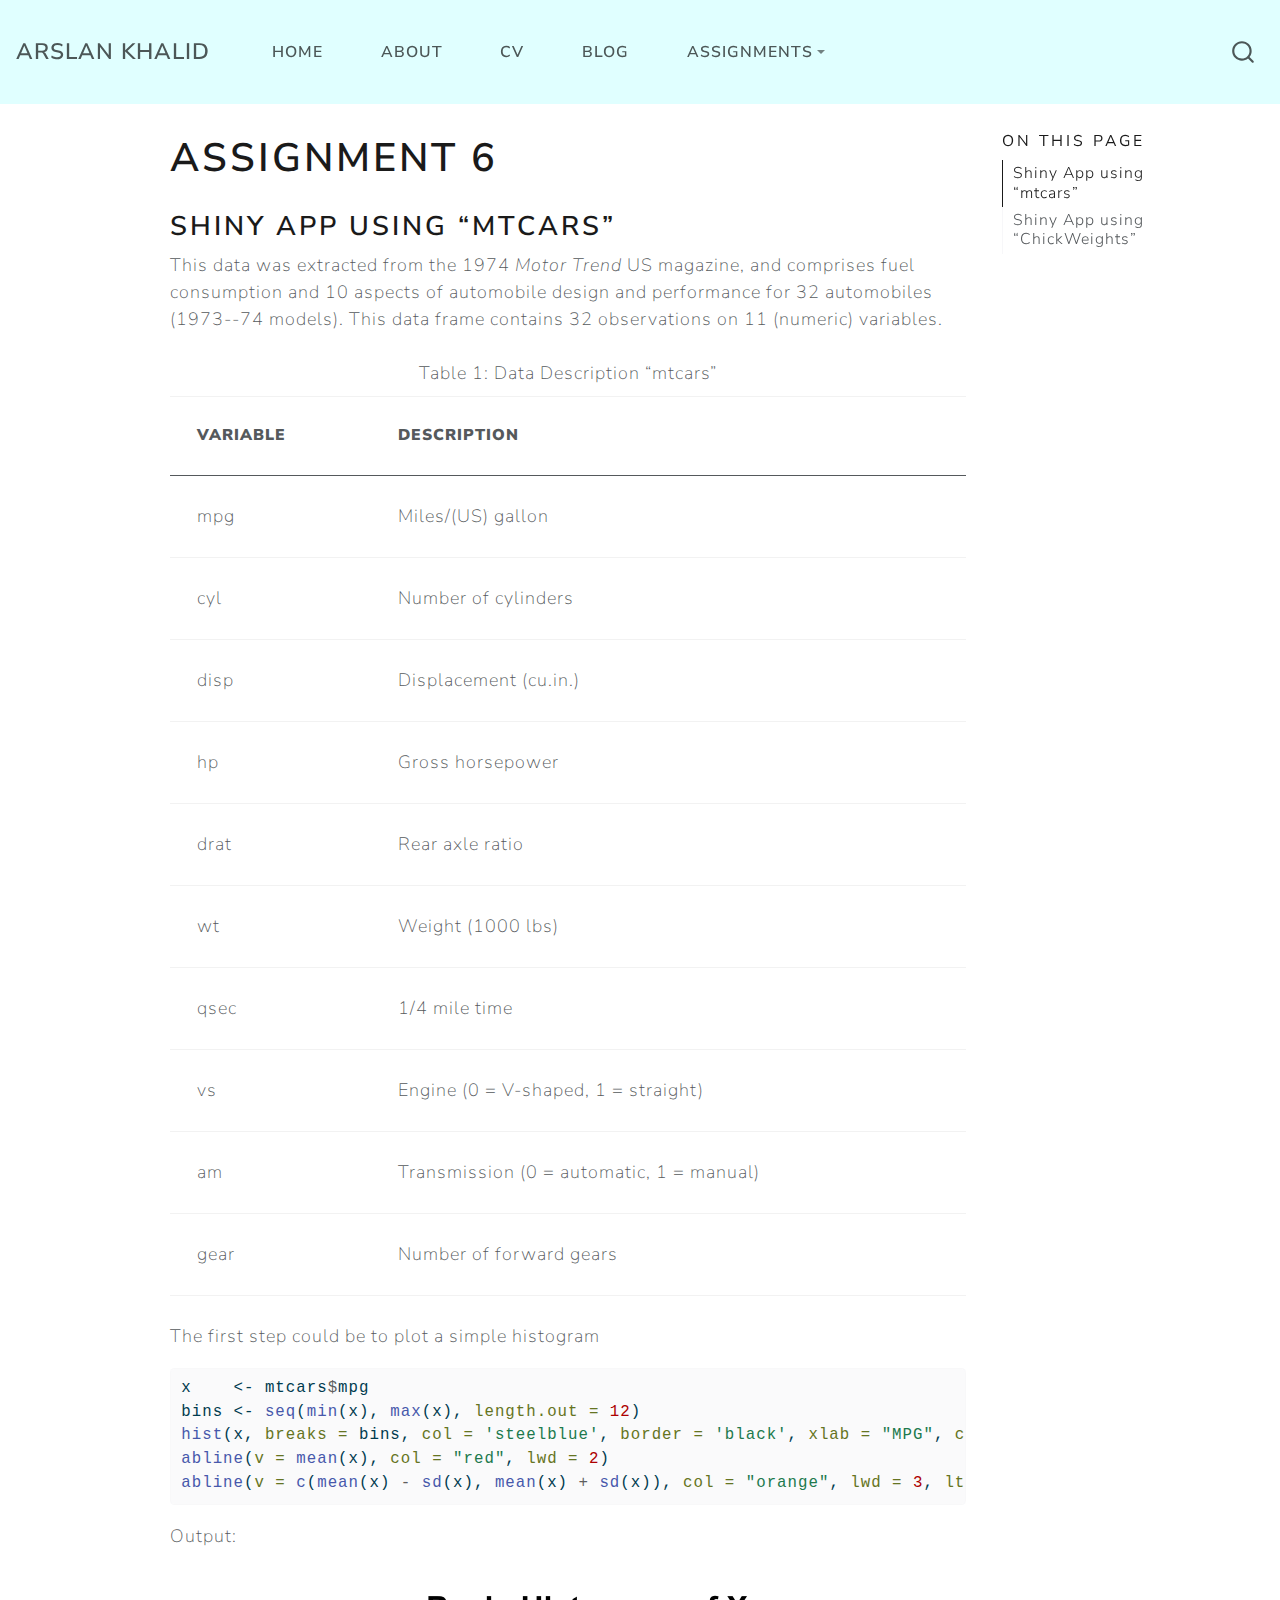
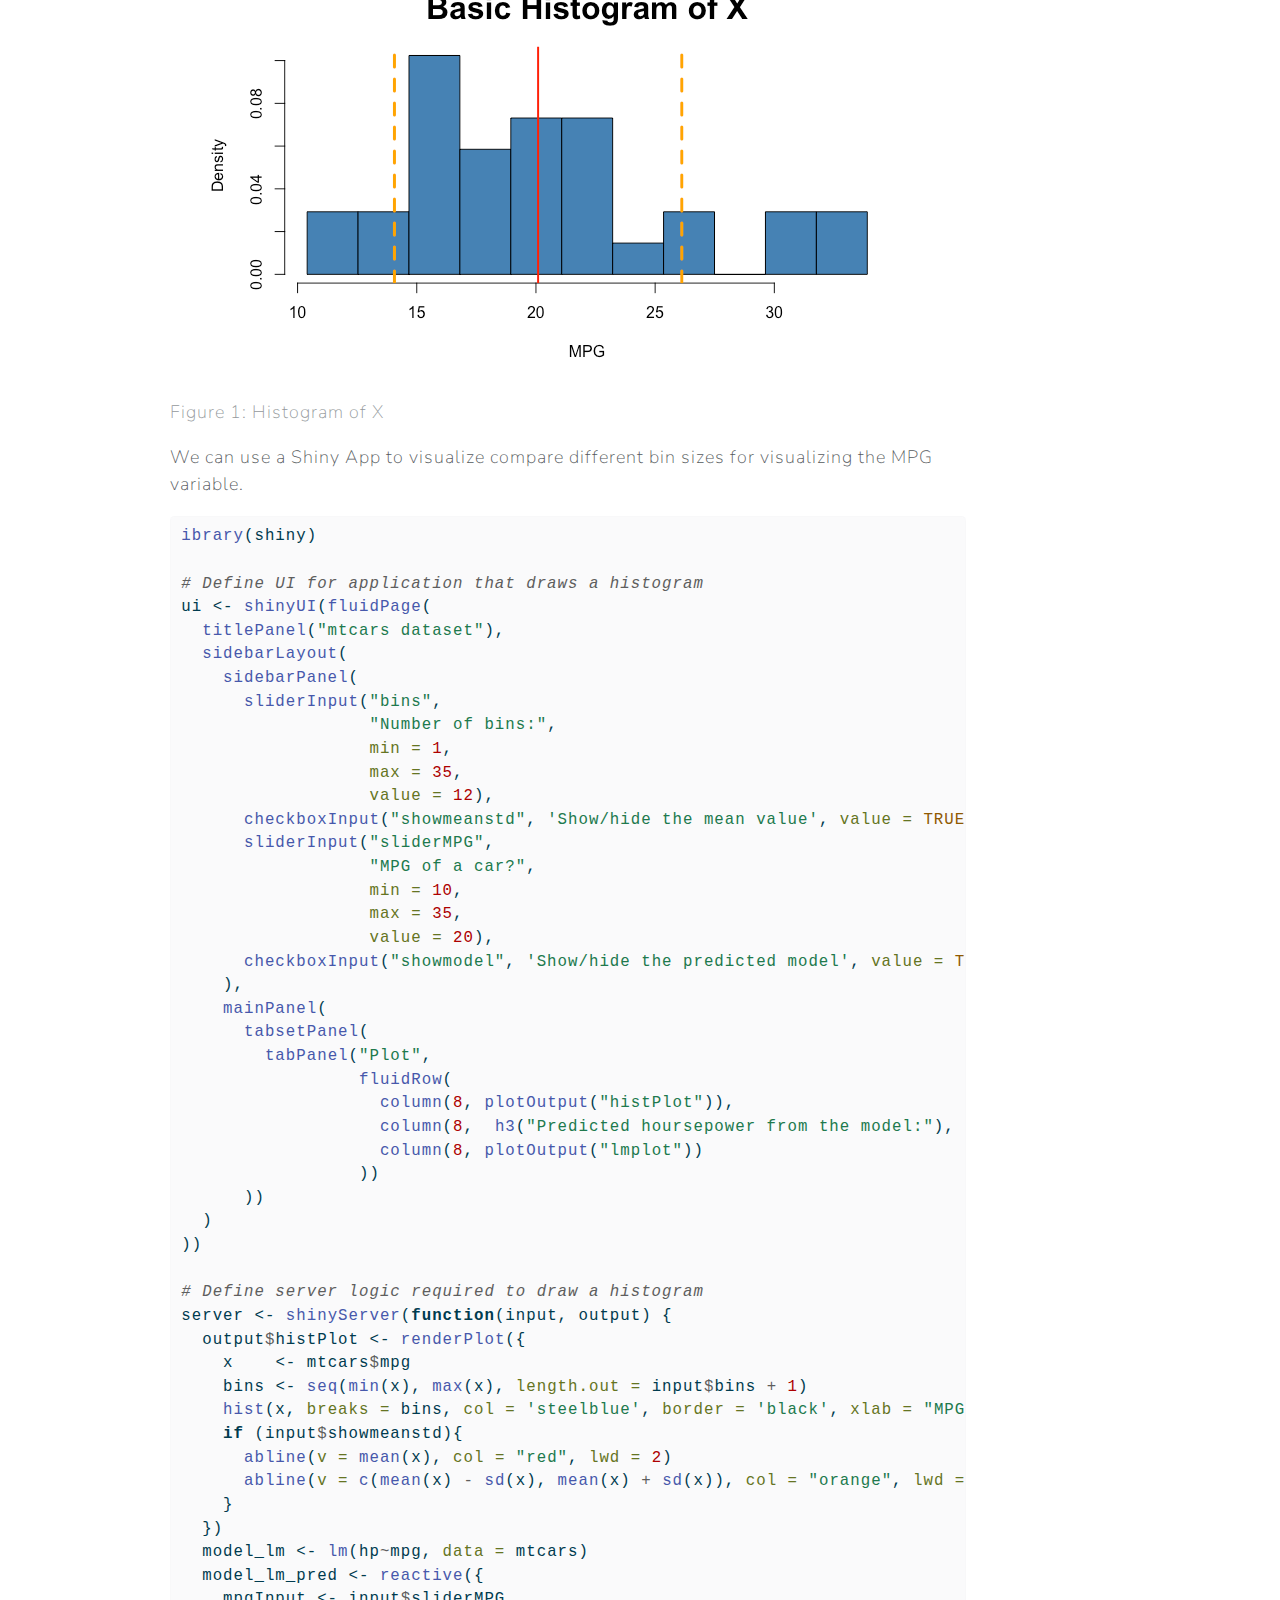
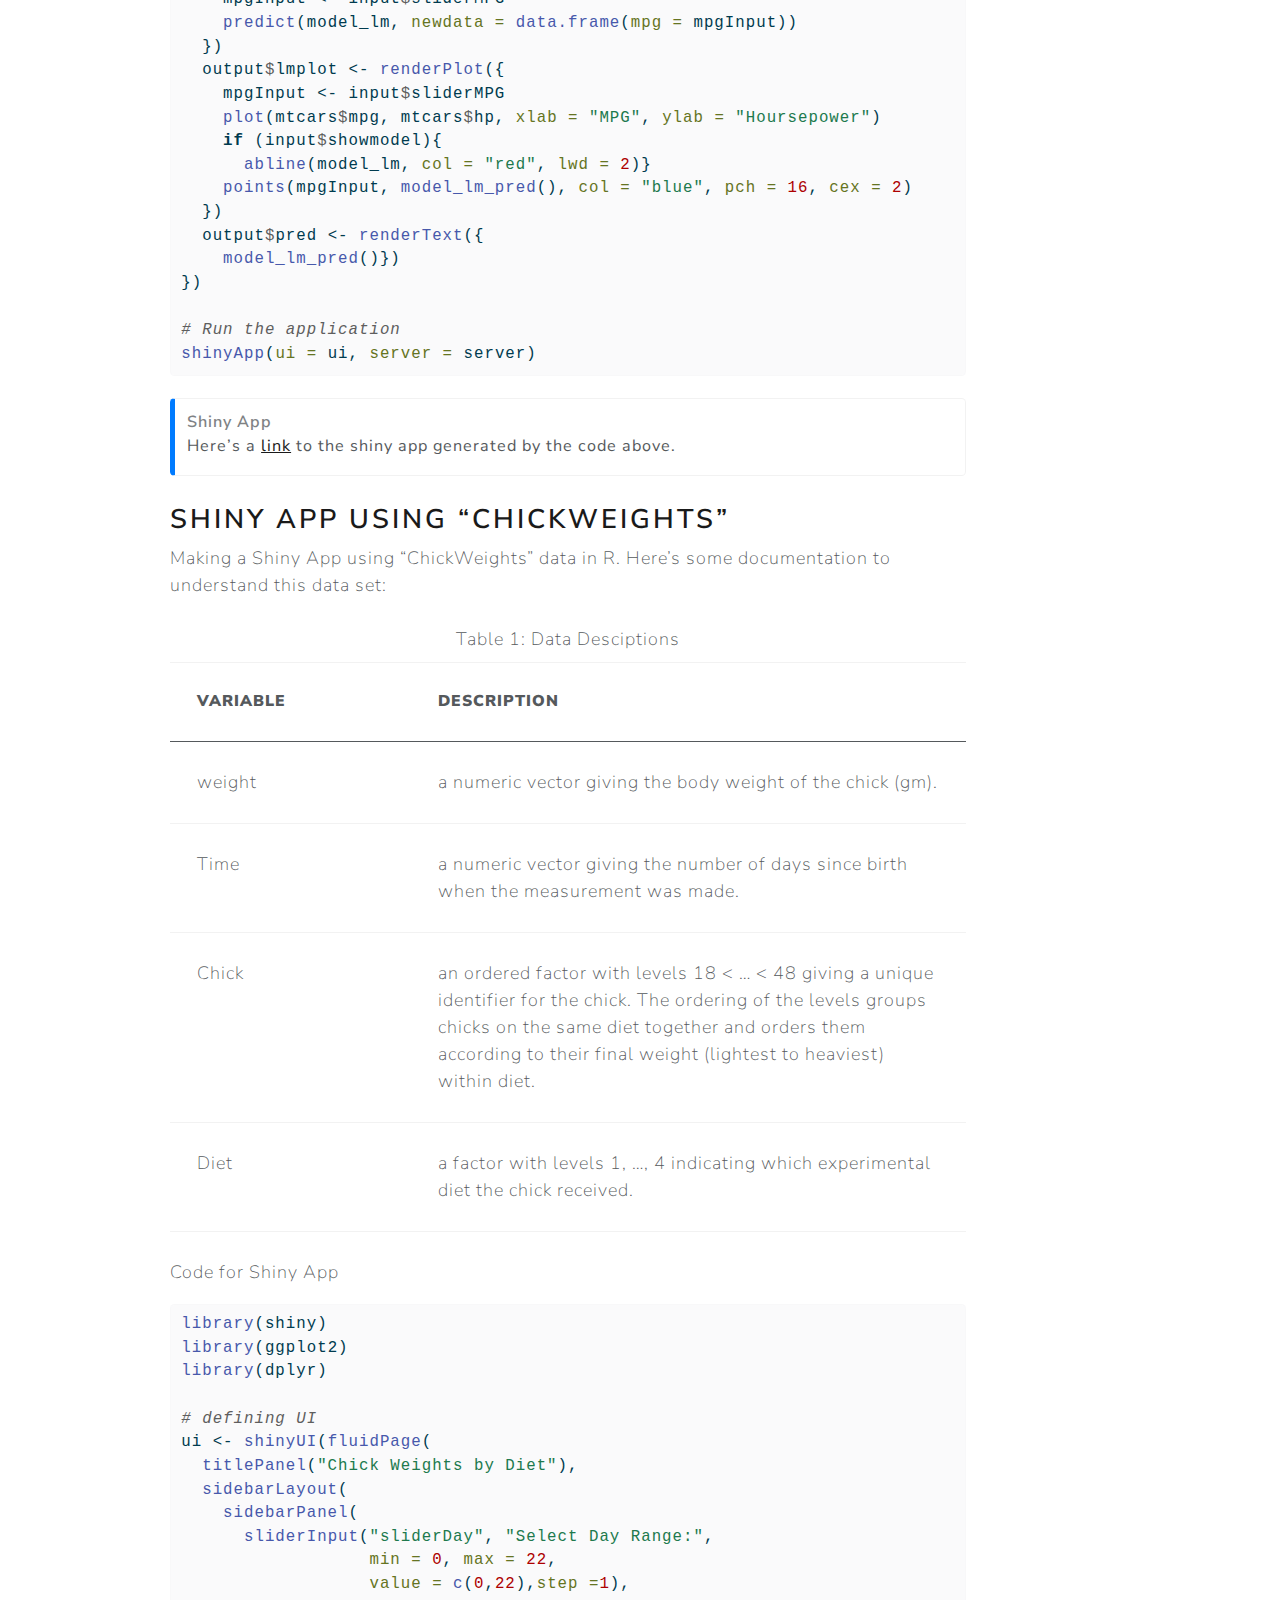
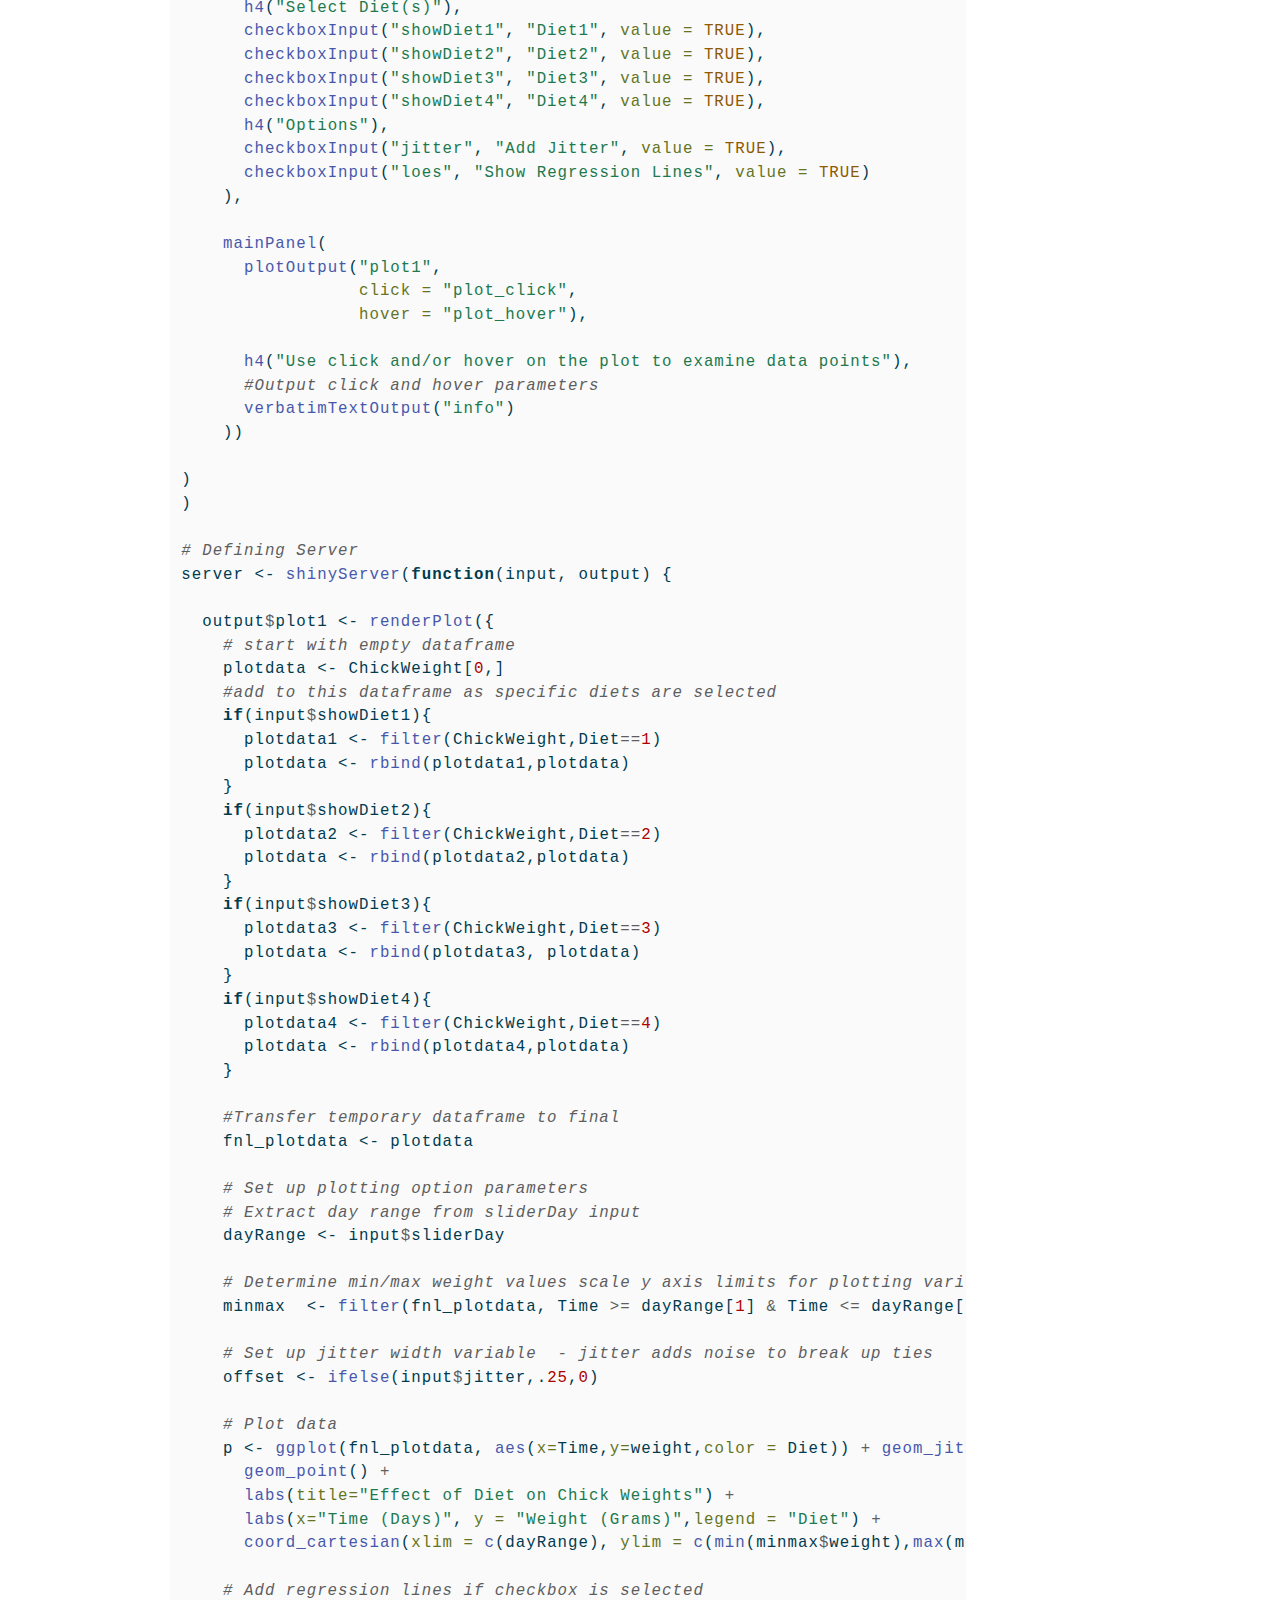
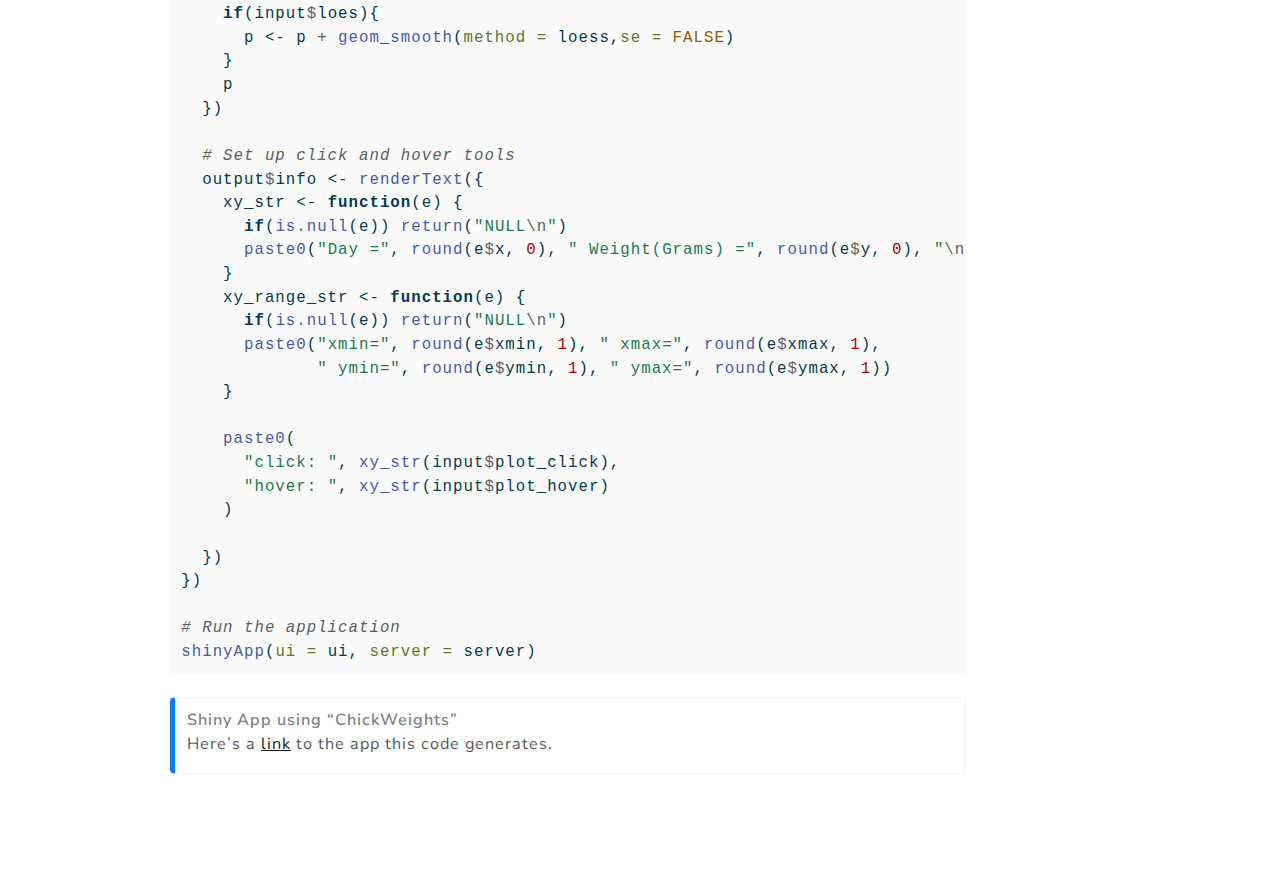
<file: assign06.html>
<!DOCTYPE html>
<html xmlns="http://www.w3.org/1999/xhtml" lang="en" xml:lang="en"><head>

<meta charset="utf-8">
<meta name="generator" content="quarto-1.1.189">

<meta name="viewport" content="width=device-width, initial-scale=1.0, user-scalable=yes">


<title>Arslan Khalid - Assignment 6</title>
<style>
code{white-space: pre-wrap;}
span.smallcaps{font-variant: small-caps;}
div.columns{display: flex; gap: min(4vw, 1.5em);}
div.column{flex: auto; overflow-x: auto;}
div.hanging-indent{margin-left: 1.5em; text-indent: -1.5em;}
ul.task-list{list-style: none;}
ul.task-list li input[type="checkbox"] {
  width: 0.8em;
  margin: 0 0.8em 0.2em -1.6em;
  vertical-align: middle;
}
pre > code.sourceCode { white-space: pre; position: relative; }
pre > code.sourceCode > span { display: inline-block; line-height: 1.25; }
pre > code.sourceCode > span:empty { height: 1.2em; }
.sourceCode { overflow: visible; }
code.sourceCode > span { color: inherit; text-decoration: inherit; }
div.sourceCode { margin: 1em 0; }
pre.sourceCode { margin: 0; }
@media screen {
div.sourceCode { overflow: auto; }
}
@media print {
pre > code.sourceCode { white-space: pre-wrap; }
pre > code.sourceCode > span { text-indent: -5em; padding-left: 5em; }
}
pre.numberSource code
  { counter-reset: source-line 0; }
pre.numberSource code > span
  { position: relative; left: -4em; counter-increment: source-line; }
pre.numberSource code > span > a:first-child::before
  { content: counter(source-line);
    position: relative; left: -1em; text-align: right; vertical-align: baseline;
    border: none; display: inline-block;
    -webkit-touch-callout: none; -webkit-user-select: none;
    -khtml-user-select: none; -moz-user-select: none;
    -ms-user-select: none; user-select: none;
    padding: 0 4px; width: 4em;
    color: #aaaaaa;
  }
pre.numberSource { margin-left: 3em; border-left: 1px solid #aaaaaa;  padding-left: 4px; }
div.sourceCode
  {   }
@media screen {
pre > code.sourceCode > span > a:first-child::before { text-decoration: underline; }
}
code span.al { color: #ff0000; font-weight: bold; } /* Alert */
code span.an { color: #60a0b0; font-weight: bold; font-style: italic; } /* Annotation */
code span.at { color: #7d9029; } /* Attribute */
code span.bn { color: #40a070; } /* BaseN */
code span.bu { color: #008000; } /* BuiltIn */
code span.cf { color: #007020; font-weight: bold; } /* ControlFlow */
code span.ch { color: #4070a0; } /* Char */
code span.cn { color: #880000; } /* Constant */
code span.co { color: #60a0b0; font-style: italic; } /* Comment */
code span.cv { color: #60a0b0; font-weight: bold; font-style: italic; } /* CommentVar */
code span.do { color: #ba2121; font-style: italic; } /* Documentation */
code span.dt { color: #902000; } /* DataType */
code span.dv { color: #40a070; } /* DecVal */
code span.er { color: #ff0000; font-weight: bold; } /* Error */
code span.ex { } /* Extension */
code span.fl { color: #40a070; } /* Float */
code span.fu { color: #06287e; } /* Function */
code span.im { color: #008000; font-weight: bold; } /* Import */
code span.in { color: #60a0b0; font-weight: bold; font-style: italic; } /* Information */
code span.kw { color: #007020; font-weight: bold; } /* Keyword */
code span.op { color: #666666; } /* Operator */
code span.ot { color: #007020; } /* Other */
code span.pp { color: #bc7a00; } /* Preprocessor */
code span.sc { color: #4070a0; } /* SpecialChar */
code span.ss { color: #bb6688; } /* SpecialString */
code span.st { color: #4070a0; } /* String */
code span.va { color: #19177c; } /* Variable */
code span.vs { color: #4070a0; } /* VerbatimString */
code span.wa { color: #60a0b0; font-weight: bold; font-style: italic; } /* Warning */
</style>


<script src="site_libs/quarto-nav/quarto-nav.js"></script>
<script src="site_libs/quarto-nav/headroom.min.js"></script>
<script src="site_libs/clipboard/clipboard.min.js"></script>
<script src="site_libs/quarto-search/autocomplete.umd.js"></script>
<script src="site_libs/quarto-search/fuse.min.js"></script>
<script src="site_libs/quarto-search/quarto-search.js"></script>
<meta name="quarto:offset" content="./">
<script src="site_libs/quarto-html/quarto.js"></script>
<script src="site_libs/quarto-html/popper.min.js"></script>
<script src="site_libs/quarto-html/tippy.umd.min.js"></script>
<script src="site_libs/quarto-html/anchor.min.js"></script>
<link href="site_libs/quarto-html/tippy.css" rel="stylesheet">
<link href="site_libs/quarto-html/quarto-syntax-highlighting.css" rel="stylesheet" id="quarto-text-highlighting-styles">
<script src="site_libs/bootstrap/bootstrap.min.js"></script>
<link href="site_libs/bootstrap/bootstrap-icons.css" rel="stylesheet">
<link href="site_libs/bootstrap/bootstrap.min.css" rel="stylesheet" id="quarto-bootstrap" data-mode="light">
<script id="quarto-search-options" type="application/json">{
  "location": "navbar",
  "copy-button": false,
  "collapse-after": 3,
  "panel-placement": "end",
  "type": "overlay",
  "limit": 20,
  "language": {
    "search-no-results-text": "No results",
    "search-matching-documents-text": "matching documents",
    "search-copy-link-title": "Copy link to search",
    "search-hide-matches-text": "Hide additional matches",
    "search-more-match-text": "more match in this document",
    "search-more-matches-text": "more matches in this document",
    "search-clear-button-title": "Clear",
    "search-detached-cancel-button-title": "Cancel",
    "search-submit-button-title": "Submit"
  }
}</script>


<link rel="stylesheet" href="styles.css">
</head>

<body class="nav-fixed">

<div id="quarto-search-results"></div>
  <header id="quarto-header" class="headroom fixed-top">
    <nav class="navbar navbar-expand-lg navbar-dark ">
      <div class="navbar-container container-fluid">
      <div class="navbar-brand-container">
    <a class="navbar-brand" href="./index.html">
    <span class="navbar-title">Arslan Khalid</span>
    </a>
  </div>
          <button class="navbar-toggler" type="button" data-bs-toggle="collapse" data-bs-target="#navbarCollapse" aria-controls="navbarCollapse" aria-expanded="false" aria-label="Toggle navigation" onclick="if (window.quartoToggleHeadroom) { window.quartoToggleHeadroom(); }">
  <span class="navbar-toggler-icon"></span>
</button>
          <div class="collapse navbar-collapse" id="navbarCollapse">
            <ul class="navbar-nav navbar-nav-scroll me-auto">
  <li class="nav-item">
    <a class="nav-link" href="./index.html">Home</a>
  </li>  
  <li class="nav-item">
    <a class="nav-link" href="./about.html">About</a>
  </li>  
  <li class="nav-item">
    <a class="nav-link" href="./CV_Arslan_Khalid_2022.pdf">CV</a>
  </li>  
  <li class="nav-item">
    <a class="nav-link" href="./blog_temp.html">Blog</a>
  </li>  
  <li class="nav-item dropdown ">
    <a class="nav-link dropdown-toggle" href="#" id="nav-menu-assignments" role="button" data-bs-toggle="dropdown" aria-expanded="false">Assignments</a>
    <ul class="dropdown-menu" aria-labelledby="nav-menu-assignments">    
        <li>
    <a class="dropdown-item" href="./assign01.html">
 <span class="dropdown-text">Assignment 1</span></a>
  </li>  
        <li>
    <a class="dropdown-item" href="./assign02.html">
 <span class="dropdown-text">Assignment 2</span></a>
  </li>  
        <li>
    <a class="dropdown-item" href="./assign03.html">
 <span class="dropdown-text">Assignment 3</span></a>
  </li>  
        <li>
    <a class="dropdown-item" href="./assign04.html">
 <span class="dropdown-text">Assignment 4</span></a>
  </li>  
        <li>
    <a class="dropdown-item" href="./assign05.html">
 <span class="dropdown-text">Assignment 5</span></a>
  </li>  
        <li>
    <a class="dropdown-item" href="./assign06.html">
 <span class="dropdown-text">Assignment 6</span></a>
  </li>  
    </ul>
  </li>
</ul>
              <div id="quarto-search" class="" title="Search"></div>
          </div> <!-- /navcollapse -->
      </div> <!-- /container-fluid -->
    </nav>
</header>
<!-- content -->
<div id="quarto-content" class="quarto-container page-columns page-rows-contents page-layout-article page-navbar">
<!-- sidebar -->
<!-- margin-sidebar -->
    <div id="quarto-margin-sidebar" class="sidebar margin-sidebar">
        <nav id="TOC" role="doc-toc" class="toc-active">
    <h2 id="toc-title">On this page</h2>
   
  <ul>
  <li><a href="#shiny-app-using-mtcars" id="toc-shiny-app-using-mtcars" class="nav-link active" data-scroll-target="#shiny-app-using-mtcars">Shiny App using “mtcars”</a></li>
  <li><a href="#shiny-app-using-chickweights" id="toc-shiny-app-using-chickweights" class="nav-link" data-scroll-target="#shiny-app-using-chickweights">Shiny App using “ChickWeights”</a></li>
  </ul>
</nav>
    </div>
<!-- main -->
<main class="content" id="quarto-document-content">

<header id="title-block-header" class="quarto-title-block default">
<div class="quarto-title">
<h1 class="title">Assignment 6</h1>
</div>



<div class="quarto-title-meta">

    
    
  </div>
  

</header>

<section id="shiny-app-using-mtcars" class="level3">
<h3 class="anchored" data-anchor-id="shiny-app-using-mtcars">Shiny App using “mtcars”</h3>
<p>This data was extracted from the 1974&nbsp;<em>Motor Trend</em>&nbsp;US magazine, and comprises fuel consumption and 10 aspects of automobile design and performance for 32 automobiles (1973--74 models). This data frame contains 32 observations on 11 (numeric) variables.</p>
<table class="table">
<caption>Table 1: Data Description “mtcars”</caption>
<thead>
<tr class="header">
<th><strong>Variable</strong></th>
<th><strong>Description</strong></th>
</tr>
</thead>
<tbody>
<tr class="odd">
<td>mpg&nbsp;</td>
<td>Miles/(US) gallon&nbsp;</td>
</tr>
<tr class="even">
<td>cyl&nbsp;</td>
<td>Number of cylinders&nbsp;</td>
</tr>
<tr class="odd">
<td>disp&nbsp;</td>
<td>Displacement (cu.in.)&nbsp;</td>
</tr>
<tr class="even">
<td>hp&nbsp;</td>
<td>Gross horsepower&nbsp;</td>
</tr>
<tr class="odd">
<td>drat&nbsp;</td>
<td>Rear axle ratio&nbsp;</td>
</tr>
<tr class="even">
<td>wt&nbsp;</td>
<td>Weight (1000 lbs)&nbsp;</td>
</tr>
<tr class="odd">
<td>qsec&nbsp;</td>
<td>1/4 mile time&nbsp;</td>
</tr>
<tr class="even">
<td>vs&nbsp;</td>
<td>Engine (0 = V-shaped, 1 = straight)&nbsp;</td>
</tr>
<tr class="odd">
<td>am&nbsp;</td>
<td>Transmission (0 = automatic, 1 = manual)&nbsp;</td>
</tr>
<tr class="even">
<td>gear&nbsp;</td>
<td>Number of forward gears</td>
</tr>
</tbody>
</table>
<p>The first step could be to plot a simple histogram</p>
<div class="cell">
<div class="sourceCode cell-code" id="cb1"><pre class="sourceCode r code-with-copy"><code class="sourceCode r"><span id="cb1-1"><a href="#cb1-1" aria-hidden="true" tabindex="-1"></a>x    <span class="ot">&lt;-</span> mtcars<span class="sc">$</span>mpg  </span>
<span id="cb1-2"><a href="#cb1-2" aria-hidden="true" tabindex="-1"></a>bins <span class="ot">&lt;-</span> <span class="fu">seq</span>(<span class="fu">min</span>(x), <span class="fu">max</span>(x), <span class="at">length.out =</span> <span class="dv">12</span>)</span>
<span id="cb1-3"><a href="#cb1-3" aria-hidden="true" tabindex="-1"></a><span class="fu">hist</span>(x, <span class="at">breaks =</span> bins, <span class="at">col =</span> <span class="st">'steelblue'</span>, <span class="at">border =</span> <span class="st">'black'</span>, <span class="at">xlab =</span> <span class="st">"MPG"</span>, <span class="at">cex.lab =</span> <span class="dv">1</span>, <span class="at">cex.axis =</span> <span class="dv">1</span>, <span class="at">cex.main =</span> <span class="dv">2</span>, <span class="at">main =</span> <span class="st">"Basic Histogram of X"</span>, <span class="at">prob=</span><span class="cn">TRUE</span>, <span class="at">ps=</span><span class="dv">10</span>)</span>
<span id="cb1-4"><a href="#cb1-4" aria-hidden="true" tabindex="-1"></a><span class="fu">abline</span>(<span class="at">v =</span> <span class="fu">mean</span>(x), <span class="at">col =</span> <span class="st">"red"</span>, <span class="at">lwd =</span> <span class="dv">2</span>)</span>
<span id="cb1-5"><a href="#cb1-5" aria-hidden="true" tabindex="-1"></a><span class="fu">abline</span>(<span class="at">v =</span> <span class="fu">c</span>(<span class="fu">mean</span>(x) <span class="sc">-</span> <span class="fu">sd</span>(x), <span class="fu">mean</span>(x) <span class="sc">+</span> <span class="fu">sd</span>(x)), <span class="at">col =</span> <span class="st">"orange"</span>, <span class="at">lwd =</span> <span class="dv">3</span>, <span class="at">lty =</span> <span class="dv">2</span>)</span></code><button title="Copy to Clipboard" class="code-copy-button"><i class="bi"></i></button></pre></div>
</div>
<p>Output:</p>
<div class="quarto-figure quarto-figure-center">
<figure class="figure">
<p><img src="Rplot.png" class="img-fluid figure-img"></p>
<p></p><figcaption class="figure-caption">Figure 1: Histogram of X</figcaption><p></p>
</figure>
</div>
<p>We can use a Shiny App to visualize compare different bin sizes for visualizing the MPG variable.</p>
<div class="cell">
<div class="sourceCode cell-code" id="cb2"><pre class="sourceCode r code-with-copy"><code class="sourceCode r"><span id="cb2-1"><a href="#cb2-1" aria-hidden="true" tabindex="-1"></a><span class="fu">ibrary</span>(shiny)</span>
<span id="cb2-2"><a href="#cb2-2" aria-hidden="true" tabindex="-1"></a></span>
<span id="cb2-3"><a href="#cb2-3" aria-hidden="true" tabindex="-1"></a><span class="co"># Define UI for application that draws a histogram</span></span>
<span id="cb2-4"><a href="#cb2-4" aria-hidden="true" tabindex="-1"></a>ui <span class="ot">&lt;-</span> <span class="fu">shinyUI</span>(<span class="fu">fluidPage</span>(</span>
<span id="cb2-5"><a href="#cb2-5" aria-hidden="true" tabindex="-1"></a>  <span class="fu">titlePanel</span>(<span class="st">"mtcars dataset"</span>),</span>
<span id="cb2-6"><a href="#cb2-6" aria-hidden="true" tabindex="-1"></a>  <span class="fu">sidebarLayout</span>(</span>
<span id="cb2-7"><a href="#cb2-7" aria-hidden="true" tabindex="-1"></a>    <span class="fu">sidebarPanel</span>(</span>
<span id="cb2-8"><a href="#cb2-8" aria-hidden="true" tabindex="-1"></a>      <span class="fu">sliderInput</span>(<span class="st">"bins"</span>,</span>
<span id="cb2-9"><a href="#cb2-9" aria-hidden="true" tabindex="-1"></a>                  <span class="st">"Number of bins:"</span>,</span>
<span id="cb2-10"><a href="#cb2-10" aria-hidden="true" tabindex="-1"></a>                  <span class="at">min =</span> <span class="dv">1</span>,</span>
<span id="cb2-11"><a href="#cb2-11" aria-hidden="true" tabindex="-1"></a>                  <span class="at">max =</span> <span class="dv">35</span>,</span>
<span id="cb2-12"><a href="#cb2-12" aria-hidden="true" tabindex="-1"></a>                  <span class="at">value =</span> <span class="dv">12</span>),</span>
<span id="cb2-13"><a href="#cb2-13" aria-hidden="true" tabindex="-1"></a>      <span class="fu">checkboxInput</span>(<span class="st">"showmeanstd"</span>, <span class="st">'Show/hide the mean value'</span>, <span class="at">value =</span> <span class="cn">TRUE</span>),</span>
<span id="cb2-14"><a href="#cb2-14" aria-hidden="true" tabindex="-1"></a>      <span class="fu">sliderInput</span>(<span class="st">"sliderMPG"</span>,</span>
<span id="cb2-15"><a href="#cb2-15" aria-hidden="true" tabindex="-1"></a>                  <span class="st">"MPG of a car?"</span>,</span>
<span id="cb2-16"><a href="#cb2-16" aria-hidden="true" tabindex="-1"></a>                  <span class="at">min =</span> <span class="dv">10</span>,</span>
<span id="cb2-17"><a href="#cb2-17" aria-hidden="true" tabindex="-1"></a>                  <span class="at">max =</span> <span class="dv">35</span>,</span>
<span id="cb2-18"><a href="#cb2-18" aria-hidden="true" tabindex="-1"></a>                  <span class="at">value =</span> <span class="dv">20</span>),</span>
<span id="cb2-19"><a href="#cb2-19" aria-hidden="true" tabindex="-1"></a>      <span class="fu">checkboxInput</span>(<span class="st">"showmodel"</span>, <span class="st">'Show/hide the predicted model'</span>, <span class="at">value =</span> <span class="cn">TRUE</span>)</span>
<span id="cb2-20"><a href="#cb2-20" aria-hidden="true" tabindex="-1"></a>    ),</span>
<span id="cb2-21"><a href="#cb2-21" aria-hidden="true" tabindex="-1"></a>    <span class="fu">mainPanel</span>(</span>
<span id="cb2-22"><a href="#cb2-22" aria-hidden="true" tabindex="-1"></a>      <span class="fu">tabsetPanel</span>(</span>
<span id="cb2-23"><a href="#cb2-23" aria-hidden="true" tabindex="-1"></a>        <span class="fu">tabPanel</span>(<span class="st">"Plot"</span>,</span>
<span id="cb2-24"><a href="#cb2-24" aria-hidden="true" tabindex="-1"></a>                 <span class="fu">fluidRow</span>(</span>
<span id="cb2-25"><a href="#cb2-25" aria-hidden="true" tabindex="-1"></a>                   <span class="fu">column</span>(<span class="dv">8</span>, <span class="fu">plotOutput</span>(<span class="st">"histPlot"</span>)),</span>
<span id="cb2-26"><a href="#cb2-26" aria-hidden="true" tabindex="-1"></a>                   <span class="fu">column</span>(<span class="dv">8</span>,  <span class="fu">h3</span>(<span class="st">"Predicted hoursepower from the model:"</span>), <span class="fu">textOutput</span>(<span class="st">"pred"</span>)),</span>
<span id="cb2-27"><a href="#cb2-27" aria-hidden="true" tabindex="-1"></a>                   <span class="fu">column</span>(<span class="dv">8</span>, <span class="fu">plotOutput</span>(<span class="st">"lmplot"</span>))</span>
<span id="cb2-28"><a href="#cb2-28" aria-hidden="true" tabindex="-1"></a>                 ))</span>
<span id="cb2-29"><a href="#cb2-29" aria-hidden="true" tabindex="-1"></a>      ))</span>
<span id="cb2-30"><a href="#cb2-30" aria-hidden="true" tabindex="-1"></a>  )</span>
<span id="cb2-31"><a href="#cb2-31" aria-hidden="true" tabindex="-1"></a>))</span>
<span id="cb2-32"><a href="#cb2-32" aria-hidden="true" tabindex="-1"></a></span>
<span id="cb2-33"><a href="#cb2-33" aria-hidden="true" tabindex="-1"></a><span class="co"># Define server logic required to draw a histogram</span></span>
<span id="cb2-34"><a href="#cb2-34" aria-hidden="true" tabindex="-1"></a>server <span class="ot">&lt;-</span> <span class="fu">shinyServer</span>(<span class="cf">function</span>(input, output) {</span>
<span id="cb2-35"><a href="#cb2-35" aria-hidden="true" tabindex="-1"></a>  output<span class="sc">$</span>histPlot <span class="ot">&lt;-</span> <span class="fu">renderPlot</span>({</span>
<span id="cb2-36"><a href="#cb2-36" aria-hidden="true" tabindex="-1"></a>    x    <span class="ot">&lt;-</span> mtcars<span class="sc">$</span>mpg  </span>
<span id="cb2-37"><a href="#cb2-37" aria-hidden="true" tabindex="-1"></a>    bins <span class="ot">&lt;-</span> <span class="fu">seq</span>(<span class="fu">min</span>(x), <span class="fu">max</span>(x), <span class="at">length.out =</span> input<span class="sc">$</span>bins <span class="sc">+</span> <span class="dv">1</span>)</span>
<span id="cb2-38"><a href="#cb2-38" aria-hidden="true" tabindex="-1"></a>    <span class="fu">hist</span>(x, <span class="at">breaks =</span> bins, <span class="at">col =</span> <span class="st">'steelblue'</span>, <span class="at">border =</span> <span class="st">'black'</span>, <span class="at">xlab =</span> <span class="st">"MPG"</span>)</span>
<span id="cb2-39"><a href="#cb2-39" aria-hidden="true" tabindex="-1"></a>    <span class="cf">if</span> (input<span class="sc">$</span>showmeanstd){</span>
<span id="cb2-40"><a href="#cb2-40" aria-hidden="true" tabindex="-1"></a>      <span class="fu">abline</span>(<span class="at">v =</span> <span class="fu">mean</span>(x), <span class="at">col =</span> <span class="st">"red"</span>, <span class="at">lwd =</span> <span class="dv">2</span>)</span>
<span id="cb2-41"><a href="#cb2-41" aria-hidden="true" tabindex="-1"></a>      <span class="fu">abline</span>(<span class="at">v =</span> <span class="fu">c</span>(<span class="fu">mean</span>(x) <span class="sc">-</span> <span class="fu">sd</span>(x), <span class="fu">mean</span>(x) <span class="sc">+</span> <span class="fu">sd</span>(x)), <span class="at">col =</span> <span class="st">"orange"</span>, <span class="at">lwd =</span> <span class="dv">3</span>, <span class="at">lty =</span> <span class="dv">2</span>)</span>
<span id="cb2-42"><a href="#cb2-42" aria-hidden="true" tabindex="-1"></a>    }</span>
<span id="cb2-43"><a href="#cb2-43" aria-hidden="true" tabindex="-1"></a>  })</span>
<span id="cb2-44"><a href="#cb2-44" aria-hidden="true" tabindex="-1"></a>  model_lm <span class="ot">&lt;-</span> <span class="fu">lm</span>(hp<span class="sc">~</span>mpg, <span class="at">data =</span> mtcars)</span>
<span id="cb2-45"><a href="#cb2-45" aria-hidden="true" tabindex="-1"></a>  model_lm_pred <span class="ot">&lt;-</span> <span class="fu">reactive</span>({</span>
<span id="cb2-46"><a href="#cb2-46" aria-hidden="true" tabindex="-1"></a>    mpgInput <span class="ot">&lt;-</span> input<span class="sc">$</span>sliderMPG</span>
<span id="cb2-47"><a href="#cb2-47" aria-hidden="true" tabindex="-1"></a>    <span class="fu">predict</span>(model_lm, <span class="at">newdata =</span> <span class="fu">data.frame</span>(<span class="at">mpg =</span> mpgInput))</span>
<span id="cb2-48"><a href="#cb2-48" aria-hidden="true" tabindex="-1"></a>  })</span>
<span id="cb2-49"><a href="#cb2-49" aria-hidden="true" tabindex="-1"></a>  output<span class="sc">$</span>lmplot <span class="ot">&lt;-</span> <span class="fu">renderPlot</span>({</span>
<span id="cb2-50"><a href="#cb2-50" aria-hidden="true" tabindex="-1"></a>    mpgInput <span class="ot">&lt;-</span> input<span class="sc">$</span>sliderMPG</span>
<span id="cb2-51"><a href="#cb2-51" aria-hidden="true" tabindex="-1"></a>    <span class="fu">plot</span>(mtcars<span class="sc">$</span>mpg, mtcars<span class="sc">$</span>hp, <span class="at">xlab =</span> <span class="st">"MPG"</span>, <span class="at">ylab =</span> <span class="st">"Hoursepower"</span>)</span>
<span id="cb2-52"><a href="#cb2-52" aria-hidden="true" tabindex="-1"></a>    <span class="cf">if</span> (input<span class="sc">$</span>showmodel){</span>
<span id="cb2-53"><a href="#cb2-53" aria-hidden="true" tabindex="-1"></a>      <span class="fu">abline</span>(model_lm, <span class="at">col =</span> <span class="st">"red"</span>, <span class="at">lwd =</span> <span class="dv">2</span>)}</span>
<span id="cb2-54"><a href="#cb2-54" aria-hidden="true" tabindex="-1"></a>    <span class="fu">points</span>(mpgInput, <span class="fu">model_lm_pred</span>(), <span class="at">col =</span> <span class="st">"blue"</span>, <span class="at">pch =</span> <span class="dv">16</span>, <span class="at">cex =</span> <span class="dv">2</span>)</span>
<span id="cb2-55"><a href="#cb2-55" aria-hidden="true" tabindex="-1"></a>  })</span>
<span id="cb2-56"><a href="#cb2-56" aria-hidden="true" tabindex="-1"></a>  output<span class="sc">$</span>pred <span class="ot">&lt;-</span> <span class="fu">renderText</span>({</span>
<span id="cb2-57"><a href="#cb2-57" aria-hidden="true" tabindex="-1"></a>    <span class="fu">model_lm_pred</span>()})</span>
<span id="cb2-58"><a href="#cb2-58" aria-hidden="true" tabindex="-1"></a>})</span>
<span id="cb2-59"><a href="#cb2-59" aria-hidden="true" tabindex="-1"></a></span>
<span id="cb2-60"><a href="#cb2-60" aria-hidden="true" tabindex="-1"></a><span class="co"># Run the application </span></span>
<span id="cb2-61"><a href="#cb2-61" aria-hidden="true" tabindex="-1"></a><span class="fu">shinyApp</span>(<span class="at">ui =</span> ui, <span class="at">server =</span> server)</span></code><button title="Copy to Clipboard" class="code-copy-button"><i class="bi"></i></button></pre></div>
</div>
<div class="callout-note callout callout-style-simple no-icon callout-captioned">
<div class="callout-header d-flex align-content-center">
<div class="callout-icon-container">
<i class="callout-icon no-icon"></i>
</div>
<div class="callout-caption-container flex-fill">
Shiny App
</div>
</div>
<div class="callout-body-container callout-body">
<p>Here’s a <a href="http://arslankhalid.shinyapps.io/mtcars_Shiny_App?_ga=2.156963451.1399690493.1666712289-1182237944.1666296930" title="Shiny App &quot;mtcars&quot;">link</a> to the shiny app generated by the code above.</p>
</div>
</div>
</section>
<section id="shiny-app-using-chickweights" class="level3">
<h3 class="anchored" data-anchor-id="shiny-app-using-chickweights">Shiny App using “ChickWeights”</h3>
<p>Making a Shiny App using “ChickWeights” data in R. Here’s some documentation to understand this data set:</p>
<table class="table">
<caption>Table 1: Data Desciptions</caption>
<colgroup>
<col style="width: 30%">
<col style="width: 69%">
</colgroup>
<thead>
<tr class="header">
<th><strong>Variable</strong></th>
<th><strong>Description</strong></th>
</tr>
</thead>
<tbody>
<tr class="odd">
<td>weight</td>
<td>a numeric vector giving the body weight of the chick (gm).</td>
</tr>
<tr class="even">
<td>Time</td>
<td>a numeric vector giving the number of days since birth when the measurement was made.</td>
</tr>
<tr class="odd">
<td>Chick</td>
<td>an ordered factor with levels 18 &lt; … &lt; 48 giving a unique identifier for the chick. The ordering of the levels groups chicks on the same diet together and orders them according to their final weight (lightest to heaviest) within diet.</td>
</tr>
<tr class="even">
<td>Diet</td>
<td>a factor with levels 1, …, 4 indicating which experimental diet the chick received.</td>
</tr>
</tbody>
</table>
<p>Code for Shiny App</p>
<div class="cell">
<div class="sourceCode cell-code" id="cb3"><pre class="sourceCode r code-with-copy"><code class="sourceCode r"><span id="cb3-1"><a href="#cb3-1" aria-hidden="true" tabindex="-1"></a><span class="fu">library</span>(shiny)</span>
<span id="cb3-2"><a href="#cb3-2" aria-hidden="true" tabindex="-1"></a><span class="fu">library</span>(ggplot2)</span>
<span id="cb3-3"><a href="#cb3-3" aria-hidden="true" tabindex="-1"></a><span class="fu">library</span>(dplyr)</span>
<span id="cb3-4"><a href="#cb3-4" aria-hidden="true" tabindex="-1"></a></span>
<span id="cb3-5"><a href="#cb3-5" aria-hidden="true" tabindex="-1"></a><span class="co"># defining UI</span></span>
<span id="cb3-6"><a href="#cb3-6" aria-hidden="true" tabindex="-1"></a>ui <span class="ot">&lt;-</span> <span class="fu">shinyUI</span>(<span class="fu">fluidPage</span>(</span>
<span id="cb3-7"><a href="#cb3-7" aria-hidden="true" tabindex="-1"></a>  <span class="fu">titlePanel</span>(<span class="st">"Chick Weights by Diet"</span>),</span>
<span id="cb3-8"><a href="#cb3-8" aria-hidden="true" tabindex="-1"></a>  <span class="fu">sidebarLayout</span>(</span>
<span id="cb3-9"><a href="#cb3-9" aria-hidden="true" tabindex="-1"></a>    <span class="fu">sidebarPanel</span>(</span>
<span id="cb3-10"><a href="#cb3-10" aria-hidden="true" tabindex="-1"></a>      <span class="fu">sliderInput</span>(<span class="st">"sliderDay"</span>, <span class="st">"Select Day Range:"</span>,</span>
<span id="cb3-11"><a href="#cb3-11" aria-hidden="true" tabindex="-1"></a>                  <span class="at">min =</span> <span class="dv">0</span>, <span class="at">max =</span> <span class="dv">22</span>,</span>
<span id="cb3-12"><a href="#cb3-12" aria-hidden="true" tabindex="-1"></a>                  <span class="at">value =</span> <span class="fu">c</span>(<span class="dv">0</span>,<span class="dv">22</span>),<span class="at">step =</span><span class="dv">1</span>),</span>
<span id="cb3-13"><a href="#cb3-13" aria-hidden="true" tabindex="-1"></a>      <span class="fu">h4</span>(<span class="st">"Select Diet(s)"</span>),</span>
<span id="cb3-14"><a href="#cb3-14" aria-hidden="true" tabindex="-1"></a>      <span class="fu">checkboxInput</span>(<span class="st">"showDiet1"</span>, <span class="st">"Diet1"</span>, <span class="at">value =</span> <span class="cn">TRUE</span>),</span>
<span id="cb3-15"><a href="#cb3-15" aria-hidden="true" tabindex="-1"></a>      <span class="fu">checkboxInput</span>(<span class="st">"showDiet2"</span>, <span class="st">"Diet2"</span>, <span class="at">value =</span> <span class="cn">TRUE</span>),</span>
<span id="cb3-16"><a href="#cb3-16" aria-hidden="true" tabindex="-1"></a>      <span class="fu">checkboxInput</span>(<span class="st">"showDiet3"</span>, <span class="st">"Diet3"</span>, <span class="at">value =</span> <span class="cn">TRUE</span>),</span>
<span id="cb3-17"><a href="#cb3-17" aria-hidden="true" tabindex="-1"></a>      <span class="fu">checkboxInput</span>(<span class="st">"showDiet4"</span>, <span class="st">"Diet4"</span>, <span class="at">value =</span> <span class="cn">TRUE</span>),</span>
<span id="cb3-18"><a href="#cb3-18" aria-hidden="true" tabindex="-1"></a>      <span class="fu">h4</span>(<span class="st">"Options"</span>),</span>
<span id="cb3-19"><a href="#cb3-19" aria-hidden="true" tabindex="-1"></a>      <span class="fu">checkboxInput</span>(<span class="st">"jitter"</span>, <span class="st">"Add Jitter"</span>, <span class="at">value =</span> <span class="cn">TRUE</span>),</span>
<span id="cb3-20"><a href="#cb3-20" aria-hidden="true" tabindex="-1"></a>      <span class="fu">checkboxInput</span>(<span class="st">"loes"</span>, <span class="st">"Show Regression Lines"</span>, <span class="at">value =</span> <span class="cn">TRUE</span>)</span>
<span id="cb3-21"><a href="#cb3-21" aria-hidden="true" tabindex="-1"></a>    ),</span>
<span id="cb3-22"><a href="#cb3-22" aria-hidden="true" tabindex="-1"></a>    </span>
<span id="cb3-23"><a href="#cb3-23" aria-hidden="true" tabindex="-1"></a>    <span class="fu">mainPanel</span>(</span>
<span id="cb3-24"><a href="#cb3-24" aria-hidden="true" tabindex="-1"></a>      <span class="fu">plotOutput</span>(<span class="st">"plot1"</span>,</span>
<span id="cb3-25"><a href="#cb3-25" aria-hidden="true" tabindex="-1"></a>                 <span class="at">click =</span> <span class="st">"plot_click"</span>,</span>
<span id="cb3-26"><a href="#cb3-26" aria-hidden="true" tabindex="-1"></a>                 <span class="at">hover =</span> <span class="st">"plot_hover"</span>),</span>
<span id="cb3-27"><a href="#cb3-27" aria-hidden="true" tabindex="-1"></a>      </span>
<span id="cb3-28"><a href="#cb3-28" aria-hidden="true" tabindex="-1"></a>      <span class="fu">h4</span>(<span class="st">"Use click and/or hover on the plot to examine data points"</span>),</span>
<span id="cb3-29"><a href="#cb3-29" aria-hidden="true" tabindex="-1"></a>      <span class="co">#Output click and hover parameters</span></span>
<span id="cb3-30"><a href="#cb3-30" aria-hidden="true" tabindex="-1"></a>      <span class="fu">verbatimTextOutput</span>(<span class="st">"info"</span>)</span>
<span id="cb3-31"><a href="#cb3-31" aria-hidden="true" tabindex="-1"></a>    ))</span>
<span id="cb3-32"><a href="#cb3-32" aria-hidden="true" tabindex="-1"></a>  </span>
<span id="cb3-33"><a href="#cb3-33" aria-hidden="true" tabindex="-1"></a>)</span>
<span id="cb3-34"><a href="#cb3-34" aria-hidden="true" tabindex="-1"></a>)</span>
<span id="cb3-35"><a href="#cb3-35" aria-hidden="true" tabindex="-1"></a></span>
<span id="cb3-36"><a href="#cb3-36" aria-hidden="true" tabindex="-1"></a><span class="co"># Defining Server</span></span>
<span id="cb3-37"><a href="#cb3-37" aria-hidden="true" tabindex="-1"></a>server <span class="ot">&lt;-</span> <span class="fu">shinyServer</span>(<span class="cf">function</span>(input, output) {</span>
<span id="cb3-38"><a href="#cb3-38" aria-hidden="true" tabindex="-1"></a>  </span>
<span id="cb3-39"><a href="#cb3-39" aria-hidden="true" tabindex="-1"></a>  output<span class="sc">$</span>plot1 <span class="ot">&lt;-</span> <span class="fu">renderPlot</span>({</span>
<span id="cb3-40"><a href="#cb3-40" aria-hidden="true" tabindex="-1"></a>    <span class="co"># start with empty dataframe </span></span>
<span id="cb3-41"><a href="#cb3-41" aria-hidden="true" tabindex="-1"></a>    plotdata <span class="ot">&lt;-</span> ChickWeight[<span class="dv">0</span>,]</span>
<span id="cb3-42"><a href="#cb3-42" aria-hidden="true" tabindex="-1"></a>    <span class="co">#add to this dataframe as specific diets are selected</span></span>
<span id="cb3-43"><a href="#cb3-43" aria-hidden="true" tabindex="-1"></a>    <span class="cf">if</span>(input<span class="sc">$</span>showDiet1){</span>
<span id="cb3-44"><a href="#cb3-44" aria-hidden="true" tabindex="-1"></a>      plotdata1 <span class="ot">&lt;-</span> <span class="fu">filter</span>(ChickWeight,Diet<span class="sc">==</span><span class="dv">1</span>)</span>
<span id="cb3-45"><a href="#cb3-45" aria-hidden="true" tabindex="-1"></a>      plotdata <span class="ot">&lt;-</span> <span class="fu">rbind</span>(plotdata1,plotdata)</span>
<span id="cb3-46"><a href="#cb3-46" aria-hidden="true" tabindex="-1"></a>    }</span>
<span id="cb3-47"><a href="#cb3-47" aria-hidden="true" tabindex="-1"></a>    <span class="cf">if</span>(input<span class="sc">$</span>showDiet2){</span>
<span id="cb3-48"><a href="#cb3-48" aria-hidden="true" tabindex="-1"></a>      plotdata2 <span class="ot">&lt;-</span> <span class="fu">filter</span>(ChickWeight,Diet<span class="sc">==</span><span class="dv">2</span>)</span>
<span id="cb3-49"><a href="#cb3-49" aria-hidden="true" tabindex="-1"></a>      plotdata <span class="ot">&lt;-</span> <span class="fu">rbind</span>(plotdata2,plotdata)</span>
<span id="cb3-50"><a href="#cb3-50" aria-hidden="true" tabindex="-1"></a>    }</span>
<span id="cb3-51"><a href="#cb3-51" aria-hidden="true" tabindex="-1"></a>    <span class="cf">if</span>(input<span class="sc">$</span>showDiet3){</span>
<span id="cb3-52"><a href="#cb3-52" aria-hidden="true" tabindex="-1"></a>      plotdata3 <span class="ot">&lt;-</span> <span class="fu">filter</span>(ChickWeight,Diet<span class="sc">==</span><span class="dv">3</span>)</span>
<span id="cb3-53"><a href="#cb3-53" aria-hidden="true" tabindex="-1"></a>      plotdata <span class="ot">&lt;-</span> <span class="fu">rbind</span>(plotdata3, plotdata)</span>
<span id="cb3-54"><a href="#cb3-54" aria-hidden="true" tabindex="-1"></a>    }</span>
<span id="cb3-55"><a href="#cb3-55" aria-hidden="true" tabindex="-1"></a>    <span class="cf">if</span>(input<span class="sc">$</span>showDiet4){</span>
<span id="cb3-56"><a href="#cb3-56" aria-hidden="true" tabindex="-1"></a>      plotdata4 <span class="ot">&lt;-</span> <span class="fu">filter</span>(ChickWeight,Diet<span class="sc">==</span><span class="dv">4</span>)</span>
<span id="cb3-57"><a href="#cb3-57" aria-hidden="true" tabindex="-1"></a>      plotdata <span class="ot">&lt;-</span> <span class="fu">rbind</span>(plotdata4,plotdata)</span>
<span id="cb3-58"><a href="#cb3-58" aria-hidden="true" tabindex="-1"></a>    }</span>
<span id="cb3-59"><a href="#cb3-59" aria-hidden="true" tabindex="-1"></a>    </span>
<span id="cb3-60"><a href="#cb3-60" aria-hidden="true" tabindex="-1"></a>    <span class="co">#Transfer temporary dataframe to final</span></span>
<span id="cb3-61"><a href="#cb3-61" aria-hidden="true" tabindex="-1"></a>    fnl_plotdata <span class="ot">&lt;-</span> plotdata</span>
<span id="cb3-62"><a href="#cb3-62" aria-hidden="true" tabindex="-1"></a>    </span>
<span id="cb3-63"><a href="#cb3-63" aria-hidden="true" tabindex="-1"></a>    <span class="co"># Set up plotting option parameters</span></span>
<span id="cb3-64"><a href="#cb3-64" aria-hidden="true" tabindex="-1"></a>    <span class="co"># Extract day range from sliderDay input</span></span>
<span id="cb3-65"><a href="#cb3-65" aria-hidden="true" tabindex="-1"></a>    dayRange <span class="ot">&lt;-</span> input<span class="sc">$</span>sliderDay</span>
<span id="cb3-66"><a href="#cb3-66" aria-hidden="true" tabindex="-1"></a>    </span>
<span id="cb3-67"><a href="#cb3-67" aria-hidden="true" tabindex="-1"></a>    <span class="co"># Determine min/max weight values scale y axis limits for plotting various ranges</span></span>
<span id="cb3-68"><a href="#cb3-68" aria-hidden="true" tabindex="-1"></a>    minmax  <span class="ot">&lt;-</span> <span class="fu">filter</span>(fnl_plotdata, Time <span class="sc">&gt;=</span> dayRange[<span class="dv">1</span>] <span class="sc">&amp;</span> Time <span class="sc">&lt;=</span> dayRange[<span class="dv">2</span>])</span>
<span id="cb3-69"><a href="#cb3-69" aria-hidden="true" tabindex="-1"></a>    </span>
<span id="cb3-70"><a href="#cb3-70" aria-hidden="true" tabindex="-1"></a>    <span class="co"># Set up jitter width variable  - jitter adds noise to break up ties</span></span>
<span id="cb3-71"><a href="#cb3-71" aria-hidden="true" tabindex="-1"></a>    offset <span class="ot">&lt;-</span> <span class="fu">ifelse</span>(input<span class="sc">$</span>jitter,.<span class="dv">25</span>,<span class="dv">0</span>)</span>
<span id="cb3-72"><a href="#cb3-72" aria-hidden="true" tabindex="-1"></a>    </span>
<span id="cb3-73"><a href="#cb3-73" aria-hidden="true" tabindex="-1"></a>    <span class="co"># Plot data  </span></span>
<span id="cb3-74"><a href="#cb3-74" aria-hidden="true" tabindex="-1"></a>    p <span class="ot">&lt;-</span> <span class="fu">ggplot</span>(fnl_plotdata, <span class="fu">aes</span>(<span class="at">x=</span>Time,<span class="at">y=</span>weight,<span class="at">color =</span> Diet)) <span class="sc">+</span> <span class="fu">geom_jitter</span>(<span class="at">width =</span> offset)<span class="sc">+</span></span>
<span id="cb3-75"><a href="#cb3-75" aria-hidden="true" tabindex="-1"></a>      <span class="fu">geom_point</span>() <span class="sc">+</span>  </span>
<span id="cb3-76"><a href="#cb3-76" aria-hidden="true" tabindex="-1"></a>      <span class="fu">labs</span>(<span class="at">title=</span><span class="st">"Effect of Diet on Chick Weights"</span>) <span class="sc">+</span></span>
<span id="cb3-77"><a href="#cb3-77" aria-hidden="true" tabindex="-1"></a>      <span class="fu">labs</span>(<span class="at">x=</span><span class="st">"Time (Days)"</span>, <span class="at">y =</span> <span class="st">"Weight (Grams)"</span>,<span class="at">legend =</span> <span class="st">"Diet"</span>) <span class="sc">+</span></span>
<span id="cb3-78"><a href="#cb3-78" aria-hidden="true" tabindex="-1"></a>      <span class="fu">coord_cartesian</span>(<span class="at">xlim =</span> <span class="fu">c</span>(dayRange), <span class="at">ylim =</span> <span class="fu">c</span>(<span class="fu">min</span>(minmax<span class="sc">$</span>weight),<span class="fu">max</span>(minmax<span class="sc">$</span>weight)))</span>
<span id="cb3-79"><a href="#cb3-79" aria-hidden="true" tabindex="-1"></a>    </span>
<span id="cb3-80"><a href="#cb3-80" aria-hidden="true" tabindex="-1"></a>    <span class="co"># Add regression lines if checkbox is selected</span></span>
<span id="cb3-81"><a href="#cb3-81" aria-hidden="true" tabindex="-1"></a>    <span class="cf">if</span>(input<span class="sc">$</span>loes){</span>
<span id="cb3-82"><a href="#cb3-82" aria-hidden="true" tabindex="-1"></a>      p <span class="ot">&lt;-</span> p <span class="sc">+</span> <span class="fu">geom_smooth</span>(<span class="at">method =</span> loess,<span class="at">se =</span> <span class="cn">FALSE</span>)</span>
<span id="cb3-83"><a href="#cb3-83" aria-hidden="true" tabindex="-1"></a>    }</span>
<span id="cb3-84"><a href="#cb3-84" aria-hidden="true" tabindex="-1"></a>    p</span>
<span id="cb3-85"><a href="#cb3-85" aria-hidden="true" tabindex="-1"></a>  })</span>
<span id="cb3-86"><a href="#cb3-86" aria-hidden="true" tabindex="-1"></a>  </span>
<span id="cb3-87"><a href="#cb3-87" aria-hidden="true" tabindex="-1"></a>  <span class="co"># Set up click and hover tools</span></span>
<span id="cb3-88"><a href="#cb3-88" aria-hidden="true" tabindex="-1"></a>  output<span class="sc">$</span>info <span class="ot">&lt;-</span> <span class="fu">renderText</span>({</span>
<span id="cb3-89"><a href="#cb3-89" aria-hidden="true" tabindex="-1"></a>    xy_str <span class="ot">&lt;-</span> <span class="cf">function</span>(e) {</span>
<span id="cb3-90"><a href="#cb3-90" aria-hidden="true" tabindex="-1"></a>      <span class="cf">if</span>(<span class="fu">is.null</span>(e)) <span class="fu">return</span>(<span class="st">"NULL</span><span class="sc">\n</span><span class="st">"</span>)</span>
<span id="cb3-91"><a href="#cb3-91" aria-hidden="true" tabindex="-1"></a>      <span class="fu">paste0</span>(<span class="st">"Day ="</span>, <span class="fu">round</span>(e<span class="sc">$</span>x, <span class="dv">0</span>), <span class="st">" Weight(Grams) ="</span>, <span class="fu">round</span>(e<span class="sc">$</span>y, <span class="dv">0</span>), <span class="st">"</span><span class="sc">\n</span><span class="st">"</span>)</span>
<span id="cb3-92"><a href="#cb3-92" aria-hidden="true" tabindex="-1"></a>    }</span>
<span id="cb3-93"><a href="#cb3-93" aria-hidden="true" tabindex="-1"></a>    xy_range_str <span class="ot">&lt;-</span> <span class="cf">function</span>(e) {</span>
<span id="cb3-94"><a href="#cb3-94" aria-hidden="true" tabindex="-1"></a>      <span class="cf">if</span>(<span class="fu">is.null</span>(e)) <span class="fu">return</span>(<span class="st">"NULL</span><span class="sc">\n</span><span class="st">"</span>)</span>
<span id="cb3-95"><a href="#cb3-95" aria-hidden="true" tabindex="-1"></a>      <span class="fu">paste0</span>(<span class="st">"xmin="</span>, <span class="fu">round</span>(e<span class="sc">$</span>xmin, <span class="dv">1</span>), <span class="st">" xmax="</span>, <span class="fu">round</span>(e<span class="sc">$</span>xmax, <span class="dv">1</span>), </span>
<span id="cb3-96"><a href="#cb3-96" aria-hidden="true" tabindex="-1"></a>             <span class="st">" ymin="</span>, <span class="fu">round</span>(e<span class="sc">$</span>ymin, <span class="dv">1</span>), <span class="st">" ymax="</span>, <span class="fu">round</span>(e<span class="sc">$</span>ymax, <span class="dv">1</span>))</span>
<span id="cb3-97"><a href="#cb3-97" aria-hidden="true" tabindex="-1"></a>    }</span>
<span id="cb3-98"><a href="#cb3-98" aria-hidden="true" tabindex="-1"></a>    </span>
<span id="cb3-99"><a href="#cb3-99" aria-hidden="true" tabindex="-1"></a>    <span class="fu">paste0</span>(</span>
<span id="cb3-100"><a href="#cb3-100" aria-hidden="true" tabindex="-1"></a>      <span class="st">"click: "</span>, <span class="fu">xy_str</span>(input<span class="sc">$</span>plot_click),</span>
<span id="cb3-101"><a href="#cb3-101" aria-hidden="true" tabindex="-1"></a>      <span class="st">"hover: "</span>, <span class="fu">xy_str</span>(input<span class="sc">$</span>plot_hover)</span>
<span id="cb3-102"><a href="#cb3-102" aria-hidden="true" tabindex="-1"></a>    )</span>
<span id="cb3-103"><a href="#cb3-103" aria-hidden="true" tabindex="-1"></a>    </span>
<span id="cb3-104"><a href="#cb3-104" aria-hidden="true" tabindex="-1"></a>  })</span>
<span id="cb3-105"><a href="#cb3-105" aria-hidden="true" tabindex="-1"></a>})</span>
<span id="cb3-106"><a href="#cb3-106" aria-hidden="true" tabindex="-1"></a></span>
<span id="cb3-107"><a href="#cb3-107" aria-hidden="true" tabindex="-1"></a><span class="co"># Run the application </span></span>
<span id="cb3-108"><a href="#cb3-108" aria-hidden="true" tabindex="-1"></a><span class="fu">shinyApp</span>(<span class="at">ui =</span> ui, <span class="at">server =</span> server)</span></code><button title="Copy to Clipboard" class="code-copy-button"><i class="bi"></i></button></pre></div>
</div>
<div class="callout-note callout callout-style-simple no-icon callout-captioned">
<div class="callout-header d-flex align-content-center">
<div class="callout-icon-container">
<i class="callout-icon no-icon"></i>
</div>
<div class="callout-caption-container flex-fill">
Shiny App using “ChickWeights”
</div>
</div>
<div class="callout-body-container callout-body">
<p>Here’s a <a href="http://arslankhalid.shinyapps.io/assign_06_shiny_app?_ga=2.27443196.1399690493.1666712289-1182237944.1666296930" title="Shiny App">link</a> to the app this code generates.</p>
</div>
</div>


</section>

</main> <!-- /main -->
<script id="quarto-html-after-body" type="application/javascript">
window.document.addEventListener("DOMContentLoaded", function (event) {
  const toggleBodyColorMode = (bsSheetEl) => {
    const mode = bsSheetEl.getAttribute("data-mode");
    const bodyEl = window.document.querySelector("body");
    if (mode === "dark") {
      bodyEl.classList.add("quarto-dark");
      bodyEl.classList.remove("quarto-light");
    } else {
      bodyEl.classList.add("quarto-light");
      bodyEl.classList.remove("quarto-dark");
    }
  }
  const toggleBodyColorPrimary = () => {
    const bsSheetEl = window.document.querySelector("link#quarto-bootstrap");
    if (bsSheetEl) {
      toggleBodyColorMode(bsSheetEl);
    }
  }
  toggleBodyColorPrimary();  
  const icon = "";
  const anchorJS = new window.AnchorJS();
  anchorJS.options = {
    placement: 'right',
    icon: icon
  };
  anchorJS.add('.anchored');
  const clipboard = new window.ClipboardJS('.code-copy-button', {
    target: function(trigger) {
      return trigger.previousElementSibling;
    }
  });
  clipboard.on('success', function(e) {
    // button target
    const button = e.trigger;
    // don't keep focus
    button.blur();
    // flash "checked"
    button.classList.add('code-copy-button-checked');
    var currentTitle = button.getAttribute("title");
    button.setAttribute("title", "Copied!");
    setTimeout(function() {
      button.setAttribute("title", currentTitle);
      button.classList.remove('code-copy-button-checked');
    }, 1000);
    // clear code selection
    e.clearSelection();
  });
  function tippyHover(el, contentFn) {
    const config = {
      allowHTML: true,
      content: contentFn,
      maxWidth: 500,
      delay: 100,
      arrow: false,
      appendTo: function(el) {
          return el.parentElement;
      },
      interactive: true,
      interactiveBorder: 10,
      theme: 'quarto',
      placement: 'bottom-start'
    };
    window.tippy(el, config); 
  }
  const noterefs = window.document.querySelectorAll('a[role="doc-noteref"]');
  for (var i=0; i<noterefs.length; i++) {
    const ref = noterefs[i];
    tippyHover(ref, function() {
      // use id or data attribute instead here
      let href = ref.getAttribute('data-footnote-href') || ref.getAttribute('href');
      try { href = new URL(href).hash; } catch {}
      const id = href.replace(/^#\/?/, "");
      const note = window.document.getElementById(id);
      return note.innerHTML;
    });
  }
  var bibliorefs = window.document.querySelectorAll('a[role="doc-biblioref"]');
  for (var i=0; i<bibliorefs.length; i++) {
    const ref = bibliorefs[i];
    const cites = ref.parentNode.getAttribute('data-cites').split(' ');
    tippyHover(ref, function() {
      var popup = window.document.createElement('div');
      cites.forEach(function(cite) {
        var citeDiv = window.document.createElement('div');
        citeDiv.classList.add('hanging-indent');
        citeDiv.classList.add('csl-entry');
        var biblioDiv = window.document.getElementById('ref-' + cite);
        if (biblioDiv) {
          citeDiv.innerHTML = biblioDiv.innerHTML;
        }
        popup.appendChild(citeDiv);
      });
      return popup.innerHTML;
    });
  }
});
</script>
</div> <!-- /content -->



</body></html>
</file>
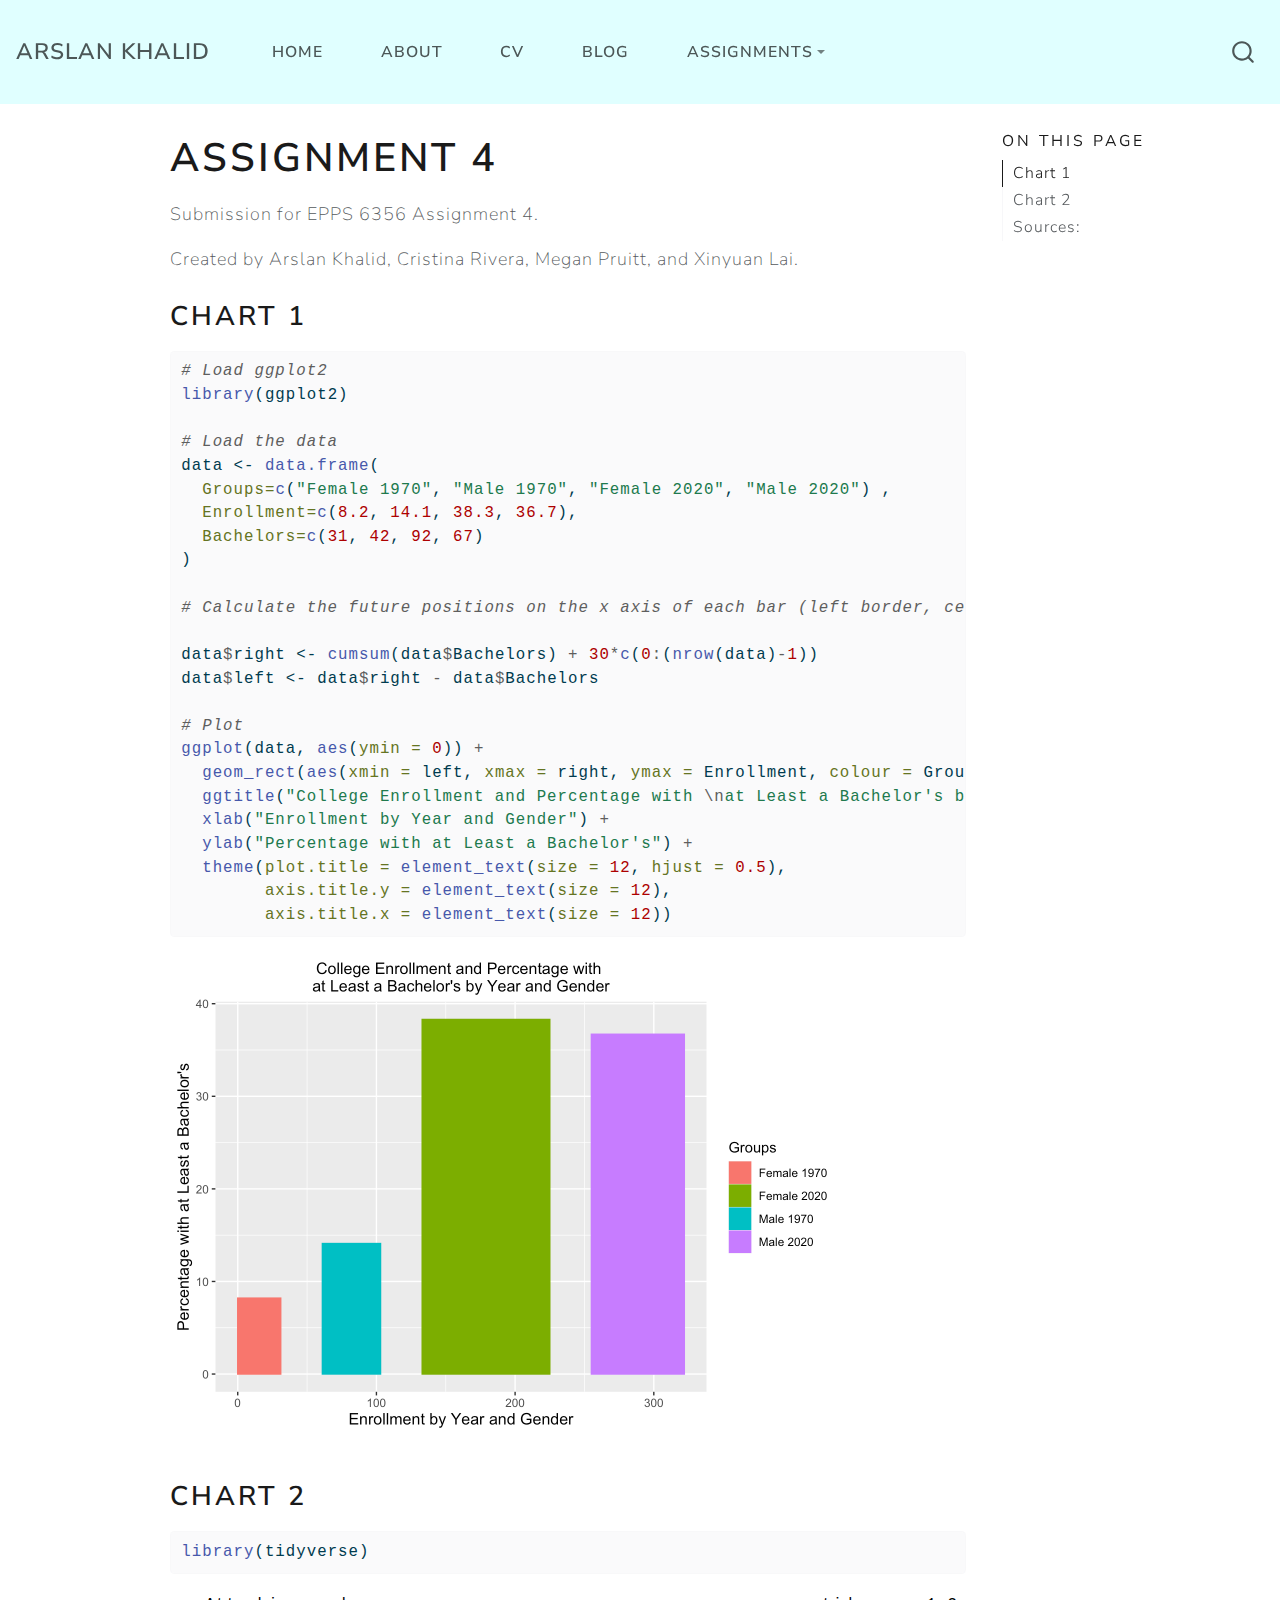
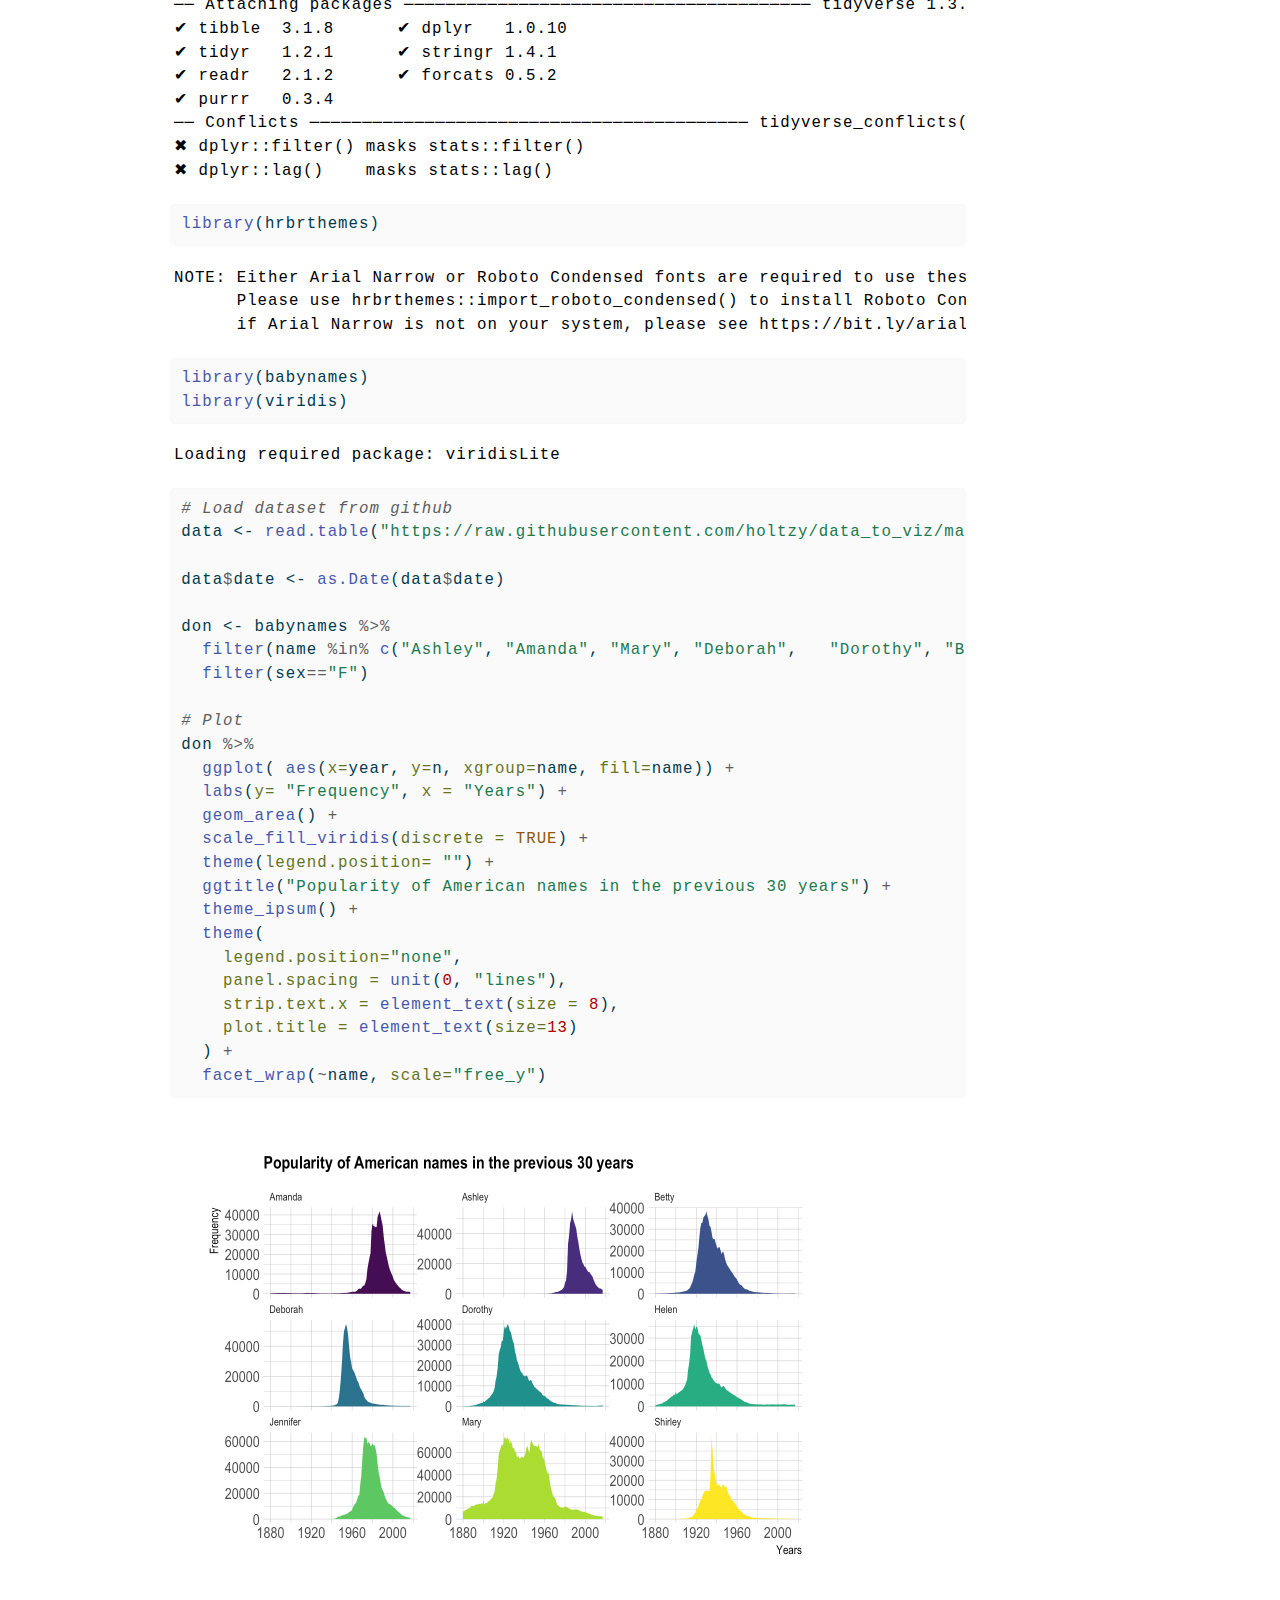
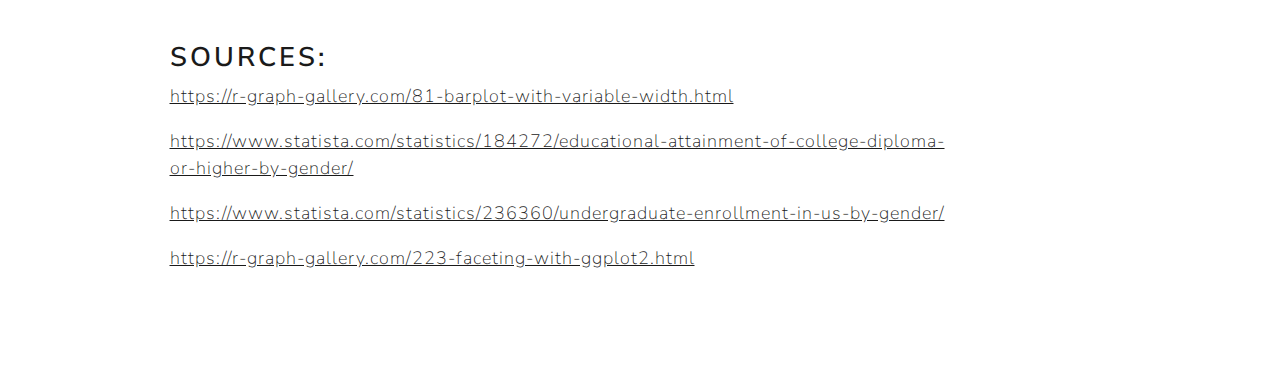
<file: Assignment4.html>
<!DOCTYPE html>
<html xmlns="http://www.w3.org/1999/xhtml" lang="en" xml:lang="en"><head>

<meta charset="utf-8">
<meta name="generator" content="quarto-1.1.189">

<meta name="viewport" content="width=device-width, initial-scale=1.0, user-scalable=yes">


<title>Arslan Khalid - Assignment 4</title>
<style>
code{white-space: pre-wrap;}
span.smallcaps{font-variant: small-caps;}
div.columns{display: flex; gap: min(4vw, 1.5em);}
div.column{flex: auto; overflow-x: auto;}
div.hanging-indent{margin-left: 1.5em; text-indent: -1.5em;}
ul.task-list{list-style: none;}
ul.task-list li input[type="checkbox"] {
  width: 0.8em;
  margin: 0 0.8em 0.2em -1.6em;
  vertical-align: middle;
}
pre > code.sourceCode { white-space: pre; position: relative; }
pre > code.sourceCode > span { display: inline-block; line-height: 1.25; }
pre > code.sourceCode > span:empty { height: 1.2em; }
.sourceCode { overflow: visible; }
code.sourceCode > span { color: inherit; text-decoration: inherit; }
div.sourceCode { margin: 1em 0; }
pre.sourceCode { margin: 0; }
@media screen {
div.sourceCode { overflow: auto; }
}
@media print {
pre > code.sourceCode { white-space: pre-wrap; }
pre > code.sourceCode > span { text-indent: -5em; padding-left: 5em; }
}
pre.numberSource code
  { counter-reset: source-line 0; }
pre.numberSource code > span
  { position: relative; left: -4em; counter-increment: source-line; }
pre.numberSource code > span > a:first-child::before
  { content: counter(source-line);
    position: relative; left: -1em; text-align: right; vertical-align: baseline;
    border: none; display: inline-block;
    -webkit-touch-callout: none; -webkit-user-select: none;
    -khtml-user-select: none; -moz-user-select: none;
    -ms-user-select: none; user-select: none;
    padding: 0 4px; width: 4em;
    color: #aaaaaa;
  }
pre.numberSource { margin-left: 3em; border-left: 1px solid #aaaaaa;  padding-left: 4px; }
div.sourceCode
  {   }
@media screen {
pre > code.sourceCode > span > a:first-child::before { text-decoration: underline; }
}
code span.al { color: #ff0000; font-weight: bold; } /* Alert */
code span.an { color: #60a0b0; font-weight: bold; font-style: italic; } /* Annotation */
code span.at { color: #7d9029; } /* Attribute */
code span.bn { color: #40a070; } /* BaseN */
code span.bu { color: #008000; } /* BuiltIn */
code span.cf { color: #007020; font-weight: bold; } /* ControlFlow */
code span.ch { color: #4070a0; } /* Char */
code span.cn { color: #880000; } /* Constant */
code span.co { color: #60a0b0; font-style: italic; } /* Comment */
code span.cv { color: #60a0b0; font-weight: bold; font-style: italic; } /* CommentVar */
code span.do { color: #ba2121; font-style: italic; } /* Documentation */
code span.dt { color: #902000; } /* DataType */
code span.dv { color: #40a070; } /* DecVal */
code span.er { color: #ff0000; font-weight: bold; } /* Error */
code span.ex { } /* Extension */
code span.fl { color: #40a070; } /* Float */
code span.fu { color: #06287e; } /* Function */
code span.im { color: #008000; font-weight: bold; } /* Import */
code span.in { color: #60a0b0; font-weight: bold; font-style: italic; } /* Information */
code span.kw { color: #007020; font-weight: bold; } /* Keyword */
code span.op { color: #666666; } /* Operator */
code span.ot { color: #007020; } /* Other */
code span.pp { color: #bc7a00; } /* Preprocessor */
code span.sc { color: #4070a0; } /* SpecialChar */
code span.ss { color: #bb6688; } /* SpecialString */
code span.st { color: #4070a0; } /* String */
code span.va { color: #19177c; } /* Variable */
code span.vs { color: #4070a0; } /* VerbatimString */
code span.wa { color: #60a0b0; font-weight: bold; font-style: italic; } /* Warning */
</style>


<script src="site_libs/quarto-nav/quarto-nav.js"></script>
<script src="site_libs/quarto-nav/headroom.min.js"></script>
<script src="site_libs/clipboard/clipboard.min.js"></script>
<script src="site_libs/quarto-search/autocomplete.umd.js"></script>
<script src="site_libs/quarto-search/fuse.min.js"></script>
<script src="site_libs/quarto-search/quarto-search.js"></script>
<meta name="quarto:offset" content="./">
<script src="site_libs/quarto-html/quarto.js"></script>
<script src="site_libs/quarto-html/popper.min.js"></script>
<script src="site_libs/quarto-html/tippy.umd.min.js"></script>
<script src="site_libs/quarto-html/anchor.min.js"></script>
<link href="site_libs/quarto-html/tippy.css" rel="stylesheet">
<link href="site_libs/quarto-html/quarto-syntax-highlighting.css" rel="stylesheet" id="quarto-text-highlighting-styles">
<script src="site_libs/bootstrap/bootstrap.min.js"></script>
<link href="site_libs/bootstrap/bootstrap-icons.css" rel="stylesheet">
<link href="site_libs/bootstrap/bootstrap.min.css" rel="stylesheet" id="quarto-bootstrap" data-mode="light">
<script id="quarto-search-options" type="application/json">{
  "location": "navbar",
  "copy-button": false,
  "collapse-after": 3,
  "panel-placement": "end",
  "type": "overlay",
  "limit": 20,
  "language": {
    "search-no-results-text": "No results",
    "search-matching-documents-text": "matching documents",
    "search-copy-link-title": "Copy link to search",
    "search-hide-matches-text": "Hide additional matches",
    "search-more-match-text": "more match in this document",
    "search-more-matches-text": "more matches in this document",
    "search-clear-button-title": "Clear",
    "search-detached-cancel-button-title": "Cancel",
    "search-submit-button-title": "Submit"
  }
}</script>


<link rel="stylesheet" href="styles.css">
</head>

<body class="nav-fixed">

<div id="quarto-search-results"></div>
  <header id="quarto-header" class="headroom fixed-top">
    <nav class="navbar navbar-expand-lg navbar-dark ">
      <div class="navbar-container container-fluid">
      <div class="navbar-brand-container">
    <a class="navbar-brand" href="./index.html">
    <span class="navbar-title">Arslan Khalid</span>
    </a>
  </div>
          <button class="navbar-toggler" type="button" data-bs-toggle="collapse" data-bs-target="#navbarCollapse" aria-controls="navbarCollapse" aria-expanded="false" aria-label="Toggle navigation" onclick="if (window.quartoToggleHeadroom) { window.quartoToggleHeadroom(); }">
  <span class="navbar-toggler-icon"></span>
</button>
          <div class="collapse navbar-collapse" id="navbarCollapse">
            <ul class="navbar-nav navbar-nav-scroll me-auto">
  <li class="nav-item">
    <a class="nav-link" href="./index.html">Home</a>
  </li>  
  <li class="nav-item">
    <a class="nav-link" href="./about.html">About</a>
  </li>  
  <li class="nav-item">
    <a class="nav-link" href="./CV_Arslan_Khalid_2022.pdf">CV</a>
  </li>  
  <li class="nav-item">
    <a class="nav-link" href="./blog_temp.html">Blog</a>
  </li>  
  <li class="nav-item dropdown ">
    <a class="nav-link dropdown-toggle" href="#" id="nav-menu-assignments" role="button" data-bs-toggle="dropdown" aria-expanded="false">Assignments</a>
    <ul class="dropdown-menu" aria-labelledby="nav-menu-assignments">    
        <li>
    <a class="dropdown-item" href="./assign01.html">
 <span class="dropdown-text">Assignment 1</span></a>
  </li>  
        <li>
    <a class="dropdown-item" href="./assign02.html">
 <span class="dropdown-text">Assignment 2</span></a>
  </li>  
        <li>
    <a class="dropdown-item" href="./assign03.html">
 <span class="dropdown-text">Assignment 3</span></a>
  </li>  
        <li>
    <a class="dropdown-item" href="./assign04.html">
 <span class="dropdown-text">Assignment 4</span></a>
  </li>  
        <li>
    <a class="dropdown-item" href="./assign05.html">
 <span class="dropdown-text">Assignment 5</span></a>
  </li>  
        <li>
    <a class="dropdown-item" href="./assign06.html">
 <span class="dropdown-text">Assignment 6</span></a>
  </li>  
    </ul>
  </li>
</ul>
              <div id="quarto-search" class="" title="Search"></div>
          </div> <!-- /navcollapse -->
      </div> <!-- /container-fluid -->
    </nav>
</header>
<!-- content -->
<div id="quarto-content" class="quarto-container page-columns page-rows-contents page-layout-article page-navbar">
<!-- sidebar -->
<!-- margin-sidebar -->
    <div id="quarto-margin-sidebar" class="sidebar margin-sidebar">
        <nav id="TOC" role="doc-toc" class="toc-active">
    <h2 id="toc-title">On this page</h2>
   
  <ul>
  <li><a href="#chart-1" id="toc-chart-1" class="nav-link active" data-scroll-target="#chart-1">Chart 1</a></li>
  <li><a href="#chart-2" id="toc-chart-2" class="nav-link" data-scroll-target="#chart-2">Chart 2</a></li>
  <li><a href="#sources" id="toc-sources" class="nav-link" data-scroll-target="#sources">Sources:</a></li>
  </ul>
</nav>
    </div>
<!-- main -->
<main class="content" id="quarto-document-content">

<header id="title-block-header" class="quarto-title-block default">
<div class="quarto-title">
<h1 class="title">Assignment 4</h1>
</div>



<div class="quarto-title-meta">

    
    
  </div>
  

</header>

<p>Submission for EPPS 6356 Assignment 4.</p>
<p>Created by Arslan Khalid, Cristina Rivera, Megan Pruitt, and Xinyuan Lai.</p>
<section id="chart-1" class="level3">
<h3 class="anchored" data-anchor-id="chart-1">Chart 1</h3>
<div class="cell">
<div class="sourceCode cell-code" id="cb1"><pre class="sourceCode r code-with-copy"><code class="sourceCode r"><span id="cb1-1"><a href="#cb1-1" aria-hidden="true" tabindex="-1"></a><span class="co"># Load ggplot2</span></span>
<span id="cb1-2"><a href="#cb1-2" aria-hidden="true" tabindex="-1"></a><span class="fu">library</span>(ggplot2)</span>
<span id="cb1-3"><a href="#cb1-3" aria-hidden="true" tabindex="-1"></a></span>
<span id="cb1-4"><a href="#cb1-4" aria-hidden="true" tabindex="-1"></a><span class="co"># Load the data</span></span>
<span id="cb1-5"><a href="#cb1-5" aria-hidden="true" tabindex="-1"></a>data <span class="ot">&lt;-</span> <span class="fu">data.frame</span>(</span>
<span id="cb1-6"><a href="#cb1-6" aria-hidden="true" tabindex="-1"></a>  <span class="at">Groups=</span><span class="fu">c</span>(<span class="st">"Female 1970"</span>, <span class="st">"Male 1970"</span>, <span class="st">"Female 2020"</span>, <span class="st">"Male 2020"</span>) , </span>
<span id="cb1-7"><a href="#cb1-7" aria-hidden="true" tabindex="-1"></a>  <span class="at">Enrollment=</span><span class="fu">c</span>(<span class="fl">8.2</span>, <span class="fl">14.1</span>, <span class="fl">38.3</span>, <span class="fl">36.7</span>), </span>
<span id="cb1-8"><a href="#cb1-8" aria-hidden="true" tabindex="-1"></a>  <span class="at">Bachelors=</span><span class="fu">c</span>(<span class="dv">31</span>, <span class="dv">42</span>, <span class="dv">92</span>, <span class="dv">67</span>)</span>
<span id="cb1-9"><a href="#cb1-9" aria-hidden="true" tabindex="-1"></a>)</span>
<span id="cb1-10"><a href="#cb1-10" aria-hidden="true" tabindex="-1"></a></span>
<span id="cb1-11"><a href="#cb1-11" aria-hidden="true" tabindex="-1"></a><span class="co"># Calculate the future positions on the x axis of each bar (left border, central position, right border)</span></span>
<span id="cb1-12"><a href="#cb1-12" aria-hidden="true" tabindex="-1"></a></span>
<span id="cb1-13"><a href="#cb1-13" aria-hidden="true" tabindex="-1"></a>data<span class="sc">$</span>right <span class="ot">&lt;-</span> <span class="fu">cumsum</span>(data<span class="sc">$</span>Bachelors) <span class="sc">+</span> <span class="dv">30</span><span class="sc">*</span><span class="fu">c</span>(<span class="dv">0</span><span class="sc">:</span>(<span class="fu">nrow</span>(data)<span class="sc">-</span><span class="dv">1</span>))</span>
<span id="cb1-14"><a href="#cb1-14" aria-hidden="true" tabindex="-1"></a>data<span class="sc">$</span>left <span class="ot">&lt;-</span> data<span class="sc">$</span>right <span class="sc">-</span> data<span class="sc">$</span>Bachelors</span>
<span id="cb1-15"><a href="#cb1-15" aria-hidden="true" tabindex="-1"></a></span>
<span id="cb1-16"><a href="#cb1-16" aria-hidden="true" tabindex="-1"></a><span class="co"># Plot</span></span>
<span id="cb1-17"><a href="#cb1-17" aria-hidden="true" tabindex="-1"></a><span class="fu">ggplot</span>(data, <span class="fu">aes</span>(<span class="at">ymin =</span> <span class="dv">0</span>)) <span class="sc">+</span> </span>
<span id="cb1-18"><a href="#cb1-18" aria-hidden="true" tabindex="-1"></a>  <span class="fu">geom_rect</span>(<span class="fu">aes</span>(<span class="at">xmin =</span> left, <span class="at">xmax =</span> right, <span class="at">ymax =</span> Enrollment, <span class="at">colour =</span> Groups, <span class="at">fill =</span> Groups)) <span class="sc">+</span></span>
<span id="cb1-19"><a href="#cb1-19" aria-hidden="true" tabindex="-1"></a>  <span class="fu">ggtitle</span>(<span class="st">"College Enrollment and Percentage with </span><span class="sc">\n</span><span class="st">at Least a Bachelor's by Year and Gender"</span>) <span class="sc">+</span></span>
<span id="cb1-20"><a href="#cb1-20" aria-hidden="true" tabindex="-1"></a>  <span class="fu">xlab</span>(<span class="st">"Enrollment by Year and Gender"</span>) <span class="sc">+</span> </span>
<span id="cb1-21"><a href="#cb1-21" aria-hidden="true" tabindex="-1"></a>  <span class="fu">ylab</span>(<span class="st">"Percentage with at Least a Bachelor's"</span>) <span class="sc">+</span></span>
<span id="cb1-22"><a href="#cb1-22" aria-hidden="true" tabindex="-1"></a>  <span class="fu">theme</span>(<span class="at">plot.title =</span> <span class="fu">element_text</span>(<span class="at">size =</span> <span class="dv">12</span>, <span class="at">hjust =</span> <span class="fl">0.5</span>),</span>
<span id="cb1-23"><a href="#cb1-23" aria-hidden="true" tabindex="-1"></a>        <span class="at">axis.title.y =</span> <span class="fu">element_text</span>(<span class="at">size =</span> <span class="dv">12</span>),</span>
<span id="cb1-24"><a href="#cb1-24" aria-hidden="true" tabindex="-1"></a>        <span class="at">axis.title.x =</span> <span class="fu">element_text</span>(<span class="at">size =</span> <span class="dv">12</span>))</span></code><button title="Copy to Clipboard" class="code-copy-button"><i class="bi"></i></button></pre></div>
<div class="cell-output-display">
<p><img src="Assignment4_files/figure-html/unnamed-chunk-1-1.png" class="img-fluid" width="672"></p>
</div>
</div>
</section>
<section id="chart-2" class="level3">
<h3 class="anchored" data-anchor-id="chart-2">Chart 2</h3>
<div class="cell">
<div class="sourceCode cell-code" id="cb2"><pre class="sourceCode r code-with-copy"><code class="sourceCode r"><span id="cb2-1"><a href="#cb2-1" aria-hidden="true" tabindex="-1"></a><span class="fu">library</span>(tidyverse)</span></code><button title="Copy to Clipboard" class="code-copy-button"><i class="bi"></i></button></pre></div>
<div class="cell-output cell-output-stderr">
<pre><code>── Attaching packages ─────────────────────────────────────── tidyverse 1.3.2 ──
✔ tibble  3.1.8      ✔ dplyr   1.0.10
✔ tidyr   1.2.1      ✔ stringr 1.4.1 
✔ readr   2.1.2      ✔ forcats 0.5.2 
✔ purrr   0.3.4      
── Conflicts ────────────────────────────────────────── tidyverse_conflicts() ──
✖ dplyr::filter() masks stats::filter()
✖ dplyr::lag()    masks stats::lag()</code></pre>
</div>
<div class="sourceCode cell-code" id="cb4"><pre class="sourceCode r code-with-copy"><code class="sourceCode r"><span id="cb4-1"><a href="#cb4-1" aria-hidden="true" tabindex="-1"></a><span class="fu">library</span>(hrbrthemes)</span></code><button title="Copy to Clipboard" class="code-copy-button"><i class="bi"></i></button></pre></div>
<div class="cell-output cell-output-stderr">
<pre><code>NOTE: Either Arial Narrow or Roboto Condensed fonts are required to use these themes.
      Please use hrbrthemes::import_roboto_condensed() to install Roboto Condensed and
      if Arial Narrow is not on your system, please see https://bit.ly/arialnarrow</code></pre>
</div>
<div class="sourceCode cell-code" id="cb6"><pre class="sourceCode r code-with-copy"><code class="sourceCode r"><span id="cb6-1"><a href="#cb6-1" aria-hidden="true" tabindex="-1"></a><span class="fu">library</span>(babynames)</span>
<span id="cb6-2"><a href="#cb6-2" aria-hidden="true" tabindex="-1"></a><span class="fu">library</span>(viridis)</span></code><button title="Copy to Clipboard" class="code-copy-button"><i class="bi"></i></button></pre></div>
<div class="cell-output cell-output-stderr">
<pre><code>Loading required package: viridisLite</code></pre>
</div>
<div class="sourceCode cell-code" id="cb8"><pre class="sourceCode r code-with-copy"><code class="sourceCode r"><span id="cb8-1"><a href="#cb8-1" aria-hidden="true" tabindex="-1"></a><span class="co"># Load dataset from github</span></span>
<span id="cb8-2"><a href="#cb8-2" aria-hidden="true" tabindex="-1"></a>data <span class="ot">&lt;-</span> <span class="fu">read.table</span>(<span class="st">"https://raw.githubusercontent.com/holtzy/data_to_viz/master/Example_dataset/3_TwoNumOrdered.csv"</span>, <span class="at">header=</span>T)</span>
<span id="cb8-3"><a href="#cb8-3" aria-hidden="true" tabindex="-1"></a></span>
<span id="cb8-4"><a href="#cb8-4" aria-hidden="true" tabindex="-1"></a>data<span class="sc">$</span>date <span class="ot">&lt;-</span> <span class="fu">as.Date</span>(data<span class="sc">$</span>date)</span>
<span id="cb8-5"><a href="#cb8-5" aria-hidden="true" tabindex="-1"></a></span>
<span id="cb8-6"><a href="#cb8-6" aria-hidden="true" tabindex="-1"></a>don <span class="ot">&lt;-</span> babynames <span class="sc">%&gt;%</span> </span>
<span id="cb8-7"><a href="#cb8-7" aria-hidden="true" tabindex="-1"></a>  <span class="fu">filter</span>(name <span class="sc">%in%</span> <span class="fu">c</span>(<span class="st">"Ashley"</span>, <span class="st">"Amanda"</span>, <span class="st">"Mary"</span>, <span class="st">"Deborah"</span>,   <span class="st">"Dorothy"</span>, <span class="st">"Betty"</span>, <span class="st">"Helen"</span>, <span class="st">"Jennifer"</span>, <span class="st">"Shirley"</span>)) <span class="sc">%&gt;%</span></span>
<span id="cb8-8"><a href="#cb8-8" aria-hidden="true" tabindex="-1"></a>  <span class="fu">filter</span>(sex<span class="sc">==</span><span class="st">"F"</span>)</span>
<span id="cb8-9"><a href="#cb8-9" aria-hidden="true" tabindex="-1"></a></span>
<span id="cb8-10"><a href="#cb8-10" aria-hidden="true" tabindex="-1"></a><span class="co"># Plot</span></span>
<span id="cb8-11"><a href="#cb8-11" aria-hidden="true" tabindex="-1"></a>don <span class="sc">%&gt;%</span></span>
<span id="cb8-12"><a href="#cb8-12" aria-hidden="true" tabindex="-1"></a>  <span class="fu">ggplot</span>( <span class="fu">aes</span>(<span class="at">x=</span>year, <span class="at">y=</span>n, <span class="at">xgroup=</span>name, <span class="at">fill=</span>name)) <span class="sc">+</span></span>
<span id="cb8-13"><a href="#cb8-13" aria-hidden="true" tabindex="-1"></a>  <span class="fu">labs</span>(<span class="at">y=</span> <span class="st">"Frequency"</span>, <span class="at">x =</span> <span class="st">"Years"</span>) <span class="sc">+</span></span>
<span id="cb8-14"><a href="#cb8-14" aria-hidden="true" tabindex="-1"></a>  <span class="fu">geom_area</span>() <span class="sc">+</span></span>
<span id="cb8-15"><a href="#cb8-15" aria-hidden="true" tabindex="-1"></a>  <span class="fu">scale_fill_viridis</span>(<span class="at">discrete =</span> <span class="cn">TRUE</span>) <span class="sc">+</span></span>
<span id="cb8-16"><a href="#cb8-16" aria-hidden="true" tabindex="-1"></a>  <span class="fu">theme</span>(<span class="at">legend.position=</span> <span class="st">""</span>) <span class="sc">+</span></span>
<span id="cb8-17"><a href="#cb8-17" aria-hidden="true" tabindex="-1"></a>  <span class="fu">ggtitle</span>(<span class="st">"Popularity of American names in the previous 30 years"</span>) <span class="sc">+</span></span>
<span id="cb8-18"><a href="#cb8-18" aria-hidden="true" tabindex="-1"></a>  <span class="fu">theme_ipsum</span>() <span class="sc">+</span></span>
<span id="cb8-19"><a href="#cb8-19" aria-hidden="true" tabindex="-1"></a>  <span class="fu">theme</span>(</span>
<span id="cb8-20"><a href="#cb8-20" aria-hidden="true" tabindex="-1"></a>    <span class="at">legend.position=</span><span class="st">"none"</span>,</span>
<span id="cb8-21"><a href="#cb8-21" aria-hidden="true" tabindex="-1"></a>    <span class="at">panel.spacing =</span> <span class="fu">unit</span>(<span class="dv">0</span>, <span class="st">"lines"</span>),</span>
<span id="cb8-22"><a href="#cb8-22" aria-hidden="true" tabindex="-1"></a>    <span class="at">strip.text.x =</span> <span class="fu">element_text</span>(<span class="at">size =</span> <span class="dv">8</span>),</span>
<span id="cb8-23"><a href="#cb8-23" aria-hidden="true" tabindex="-1"></a>    <span class="at">plot.title =</span> <span class="fu">element_text</span>(<span class="at">size=</span><span class="dv">13</span>)</span>
<span id="cb8-24"><a href="#cb8-24" aria-hidden="true" tabindex="-1"></a>  ) <span class="sc">+</span></span>
<span id="cb8-25"><a href="#cb8-25" aria-hidden="true" tabindex="-1"></a>  <span class="fu">facet_wrap</span>(<span class="sc">~</span>name, <span class="at">scale=</span><span class="st">"free_y"</span>)</span></code><button title="Copy to Clipboard" class="code-copy-button"><i class="bi"></i></button></pre></div>
<div class="cell-output-display">
<p><img src="Assignment4_files/figure-html/unnamed-chunk-2-1.png" class="img-fluid" width="672"></p>
</div>
</div>
</section>
<section id="sources" class="level3">
<h3 class="anchored" data-anchor-id="sources">Sources:</h3>
<p><a href="https://r-graph-gallery.com/81-barplot-with-variable-width.html" class="uri">https://r-graph-gallery.com/81-barplot-with-variable-width.html</a></p>
<p><a href="https://www.statista.com/statistics/184272/educational-attainment-of-college-diploma-or-higher-by-gender/" class="uri">https://www.statista.com/statistics/184272/educational-attainment-of-college-diploma-or-higher-by-gender/</a></p>
<p><a href="https://www.statista.com/statistics/236360/undergraduate-enrollment-in-us-by-gender/" class="uri">https://www.statista.com/statistics/236360/undergraduate-enrollment-in-us-by-gender/</a></p>
<p><a href="https://r-graph-gallery.com/223-faceting-with-ggplot2.html" class="uri">https://r-graph-gallery.com/223-faceting-with-ggplot2.html</a></p>


</section>

</main> <!-- /main -->
<script id="quarto-html-after-body" type="application/javascript">
window.document.addEventListener("DOMContentLoaded", function (event) {
  const toggleBodyColorMode = (bsSheetEl) => {
    const mode = bsSheetEl.getAttribute("data-mode");
    const bodyEl = window.document.querySelector("body");
    if (mode === "dark") {
      bodyEl.classList.add("quarto-dark");
      bodyEl.classList.remove("quarto-light");
    } else {
      bodyEl.classList.add("quarto-light");
      bodyEl.classList.remove("quarto-dark");
    }
  }
  const toggleBodyColorPrimary = () => {
    const bsSheetEl = window.document.querySelector("link#quarto-bootstrap");
    if (bsSheetEl) {
      toggleBodyColorMode(bsSheetEl);
    }
  }
  toggleBodyColorPrimary();  
  const icon = "";
  const anchorJS = new window.AnchorJS();
  anchorJS.options = {
    placement: 'right',
    icon: icon
  };
  anchorJS.add('.anchored');
  const clipboard = new window.ClipboardJS('.code-copy-button', {
    target: function(trigger) {
      return trigger.previousElementSibling;
    }
  });
  clipboard.on('success', function(e) {
    // button target
    const button = e.trigger;
    // don't keep focus
    button.blur();
    // flash "checked"
    button.classList.add('code-copy-button-checked');
    var currentTitle = button.getAttribute("title");
    button.setAttribute("title", "Copied!");
    setTimeout(function() {
      button.setAttribute("title", currentTitle);
      button.classList.remove('code-copy-button-checked');
    }, 1000);
    // clear code selection
    e.clearSelection();
  });
  function tippyHover(el, contentFn) {
    const config = {
      allowHTML: true,
      content: contentFn,
      maxWidth: 500,
      delay: 100,
      arrow: false,
      appendTo: function(el) {
          return el.parentElement;
      },
      interactive: true,
      interactiveBorder: 10,
      theme: 'quarto',
      placement: 'bottom-start'
    };
    window.tippy(el, config); 
  }
  const noterefs = window.document.querySelectorAll('a[role="doc-noteref"]');
  for (var i=0; i<noterefs.length; i++) {
    const ref = noterefs[i];
    tippyHover(ref, function() {
      // use id or data attribute instead here
      let href = ref.getAttribute('data-footnote-href') || ref.getAttribute('href');
      try { href = new URL(href).hash; } catch {}
      const id = href.replace(/^#\/?/, "");
      const note = window.document.getElementById(id);
      return note.innerHTML;
    });
  }
  var bibliorefs = window.document.querySelectorAll('a[role="doc-biblioref"]');
  for (var i=0; i<bibliorefs.length; i++) {
    const ref = bibliorefs[i];
    const cites = ref.parentNode.getAttribute('data-cites').split(' ');
    tippyHover(ref, function() {
      var popup = window.document.createElement('div');
      cites.forEach(function(cite) {
        var citeDiv = window.document.createElement('div');
        citeDiv.classList.add('hanging-indent');
        citeDiv.classList.add('csl-entry');
        var biblioDiv = window.document.getElementById('ref-' + cite);
        if (biblioDiv) {
          citeDiv.innerHTML = biblioDiv.innerHTML;
        }
        popup.appendChild(citeDiv);
      });
      return popup.innerHTML;
    });
  }
});
</script>
</div> <!-- /content -->



</body></html>
</file>
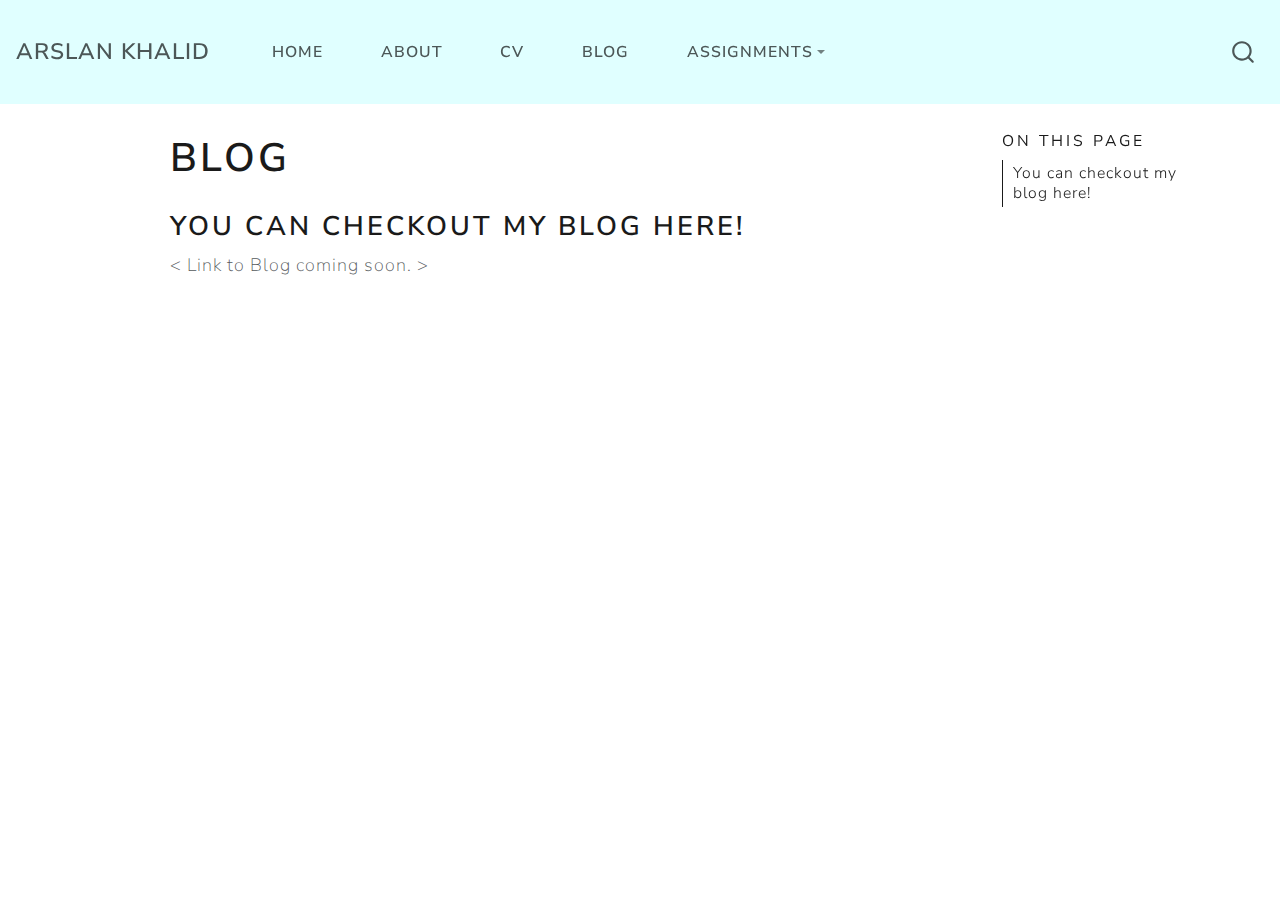
<file: blog_temp 2.html>
<!DOCTYPE html>
<html xmlns="http://www.w3.org/1999/xhtml" lang="en" xml:lang="en"><head>

<meta charset="utf-8">
<meta name="generator" content="quarto-1.1.189">

<meta name="viewport" content="width=device-width, initial-scale=1.0, user-scalable=yes">


<title>Arslan Khalid - Blog</title>
<style>
code{white-space: pre-wrap;}
span.smallcaps{font-variant: small-caps;}
div.columns{display: flex; gap: min(4vw, 1.5em);}
div.column{flex: auto; overflow-x: auto;}
div.hanging-indent{margin-left: 1.5em; text-indent: -1.5em;}
ul.task-list{list-style: none;}
ul.task-list li input[type="checkbox"] {
  width: 0.8em;
  margin: 0 0.8em 0.2em -1.6em;
  vertical-align: middle;
}
</style>


<script src="site_libs/quarto-nav/quarto-nav.js"></script>
<script src="site_libs/quarto-nav/headroom.min.js"></script>
<script src="site_libs/clipboard/clipboard.min.js"></script>
<script src="site_libs/quarto-search/autocomplete.umd.js"></script>
<script src="site_libs/quarto-search/fuse.min.js"></script>
<script src="site_libs/quarto-search/quarto-search.js"></script>
<meta name="quarto:offset" content="./">
<script src="site_libs/quarto-html/quarto.js"></script>
<script src="site_libs/quarto-html/popper.min.js"></script>
<script src="site_libs/quarto-html/tippy.umd.min.js"></script>
<script src="site_libs/quarto-html/anchor.min.js"></script>
<link href="site_libs/quarto-html/tippy.css" rel="stylesheet">
<link href="site_libs/quarto-html/quarto-syntax-highlighting.css" rel="stylesheet" id="quarto-text-highlighting-styles">
<script src="site_libs/bootstrap/bootstrap.min.js"></script>
<link href="site_libs/bootstrap/bootstrap-icons.css" rel="stylesheet">
<link href="site_libs/bootstrap/bootstrap.min.css" rel="stylesheet" id="quarto-bootstrap" data-mode="light">
<script id="quarto-search-options" type="application/json">{
  "location": "navbar",
  "copy-button": false,
  "collapse-after": 3,
  "panel-placement": "end",
  "type": "overlay",
  "limit": 20,
  "language": {
    "search-no-results-text": "No results",
    "search-matching-documents-text": "matching documents",
    "search-copy-link-title": "Copy link to search",
    "search-hide-matches-text": "Hide additional matches",
    "search-more-match-text": "more match in this document",
    "search-more-matches-text": "more matches in this document",
    "search-clear-button-title": "Clear",
    "search-detached-cancel-button-title": "Cancel",
    "search-submit-button-title": "Submit"
  }
}</script>


<link rel="stylesheet" href="styles.css">
</head>

<body class="nav-fixed">

<div id="quarto-search-results"></div>
  <header id="quarto-header" class="headroom fixed-top">
    <nav class="navbar navbar-expand-lg navbar-dark ">
      <div class="navbar-container container-fluid">
      <div class="navbar-brand-container">
    <a class="navbar-brand" href="./index.html">
    <span class="navbar-title">Arslan Khalid</span>
    </a>
  </div>
          <button class="navbar-toggler" type="button" data-bs-toggle="collapse" data-bs-target="#navbarCollapse" aria-controls="navbarCollapse" aria-expanded="false" aria-label="Toggle navigation" onclick="if (window.quartoToggleHeadroom) { window.quartoToggleHeadroom(); }">
  <span class="navbar-toggler-icon"></span>
</button>
          <div class="collapse navbar-collapse" id="navbarCollapse">
            <ul class="navbar-nav navbar-nav-scroll me-auto">
  <li class="nav-item">
    <a class="nav-link" href="./index.html">Home</a>
  </li>  
  <li class="nav-item">
    <a class="nav-link" href="./about.html">About</a>
  </li>  
  <li class="nav-item">
    <a class="nav-link" href="./CV_Arslan_Khalid_2022.pdf">CV</a>
  </li>  
  <li class="nav-item">
    <a class="nav-link active" href="./blog_temp.html" aria-current="page">Blog</a>
  </li>  
  <li class="nav-item dropdown ">
    <a class="nav-link dropdown-toggle" href="#" id="nav-menu-assignments" role="button" data-bs-toggle="dropdown" aria-expanded="false">Assignments</a>
    <ul class="dropdown-menu" aria-labelledby="nav-menu-assignments">    
        <li>
    <a class="dropdown-item" href="./assign01.html">
 <span class="dropdown-text">Assignment 1</span></a>
  </li>  
        <li>
    <a class="dropdown-item" href="./assign02.html">
 <span class="dropdown-text">Assignment 2</span></a>
  </li>  
        <li>
    <a class="dropdown-item" href="./assign03.html">
 <span class="dropdown-text">Assignment 3</span></a>
  </li>  
    </ul>
  </li>
</ul>
              <div id="quarto-search" class="" title="Search"></div>
          </div> <!-- /navcollapse -->
      </div> <!-- /container-fluid -->
    </nav>
</header>
<!-- content -->
<div id="quarto-content" class="quarto-container page-columns page-rows-contents page-layout-article page-navbar">
<!-- sidebar -->
<!-- margin-sidebar -->
    <div id="quarto-margin-sidebar" class="sidebar margin-sidebar">
        <nav id="TOC" role="doc-toc" class="toc-active">
    <h2 id="toc-title">On this page</h2>
   
  <ul>
  <li><a href="#you-can-checkout-my-blog-here" id="toc-you-can-checkout-my-blog-here" class="nav-link active" data-scroll-target="#you-can-checkout-my-blog-here">You can checkout my blog here!</a></li>
  </ul>
</nav>
    </div>
<!-- main -->
<main class="content" id="quarto-document-content">

<header id="title-block-header" class="quarto-title-block default">
<div class="quarto-title">
<h1 class="title">Blog</h1>
</div>



<div class="quarto-title-meta">

    
    
  </div>
  

</header>

<section id="you-can-checkout-my-blog-here" class="level3">
<h3 class="anchored" data-anchor-id="you-can-checkout-my-blog-here">You can checkout my blog here!</h3>
<p>&lt; Link to Blog coming soon. &gt;</p>


</section>

</main> <!-- /main -->
<script id="quarto-html-after-body" type="application/javascript">
window.document.addEventListener("DOMContentLoaded", function (event) {
  const toggleBodyColorMode = (bsSheetEl) => {
    const mode = bsSheetEl.getAttribute("data-mode");
    const bodyEl = window.document.querySelector("body");
    if (mode === "dark") {
      bodyEl.classList.add("quarto-dark");
      bodyEl.classList.remove("quarto-light");
    } else {
      bodyEl.classList.add("quarto-light");
      bodyEl.classList.remove("quarto-dark");
    }
  }
  const toggleBodyColorPrimary = () => {
    const bsSheetEl = window.document.querySelector("link#quarto-bootstrap");
    if (bsSheetEl) {
      toggleBodyColorMode(bsSheetEl);
    }
  }
  toggleBodyColorPrimary();  
  const icon = "";
  const anchorJS = new window.AnchorJS();
  anchorJS.options = {
    placement: 'right',
    icon: icon
  };
  anchorJS.add('.anchored');
  const clipboard = new window.ClipboardJS('.code-copy-button', {
    target: function(trigger) {
      return trigger.previousElementSibling;
    }
  });
  clipboard.on('success', function(e) {
    // button target
    const button = e.trigger;
    // don't keep focus
    button.blur();
    // flash "checked"
    button.classList.add('code-copy-button-checked');
    var currentTitle = button.getAttribute("title");
    button.setAttribute("title", "Copied!");
    setTimeout(function() {
      button.setAttribute("title", currentTitle);
      button.classList.remove('code-copy-button-checked');
    }, 1000);
    // clear code selection
    e.clearSelection();
  });
  function tippyHover(el, contentFn) {
    const config = {
      allowHTML: true,
      content: contentFn,
      maxWidth: 500,
      delay: 100,
      arrow: false,
      appendTo: function(el) {
          return el.parentElement;
      },
      interactive: true,
      interactiveBorder: 10,
      theme: 'quarto',
      placement: 'bottom-start'
    };
    window.tippy(el, config); 
  }
  const noterefs = window.document.querySelectorAll('a[role="doc-noteref"]');
  for (var i=0; i<noterefs.length; i++) {
    const ref = noterefs[i];
    tippyHover(ref, function() {
      // use id or data attribute instead here
      let href = ref.getAttribute('data-footnote-href') || ref.getAttribute('href');
      try { href = new URL(href).hash; } catch {}
      const id = href.replace(/^#\/?/, "");
      const note = window.document.getElementById(id);
      return note.innerHTML;
    });
  }
  var bibliorefs = window.document.querySelectorAll('a[role="doc-biblioref"]');
  for (var i=0; i<bibliorefs.length; i++) {
    const ref = bibliorefs[i];
    const cites = ref.parentNode.getAttribute('data-cites').split(' ');
    tippyHover(ref, function() {
      var popup = window.document.createElement('div');
      cites.forEach(function(cite) {
        var citeDiv = window.document.createElement('div');
        citeDiv.classList.add('hanging-indent');
        citeDiv.classList.add('csl-entry');
        var biblioDiv = window.document.getElementById('ref-' + cite);
        if (biblioDiv) {
          citeDiv.innerHTML = biblioDiv.innerHTML;
        }
        popup.appendChild(citeDiv);
      });
      return popup.innerHTML;
    });
  }
});
</script>
</div> <!-- /content -->



</body></html>
</file>
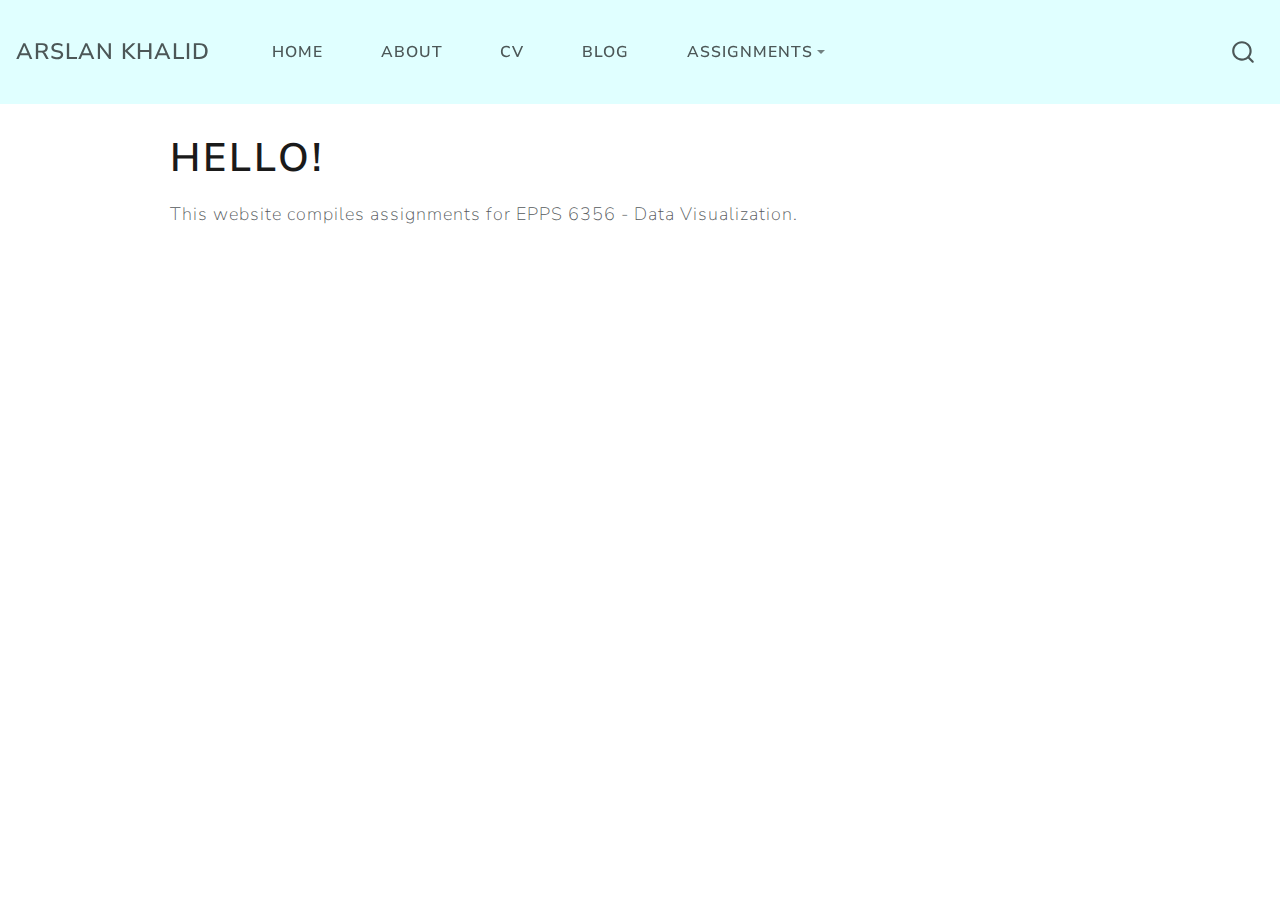
<file: index 2.html>
<!DOCTYPE html>
<html xmlns="http://www.w3.org/1999/xhtml" lang="en" xml:lang="en"><head>

<meta charset="utf-8">
<meta name="generator" content="quarto-1.1.189">

<meta name="viewport" content="width=device-width, initial-scale=1.0, user-scalable=yes">


<title>Arslan Khalid - Hello!</title>
<style>
code{white-space: pre-wrap;}
span.smallcaps{font-variant: small-caps;}
div.columns{display: flex; gap: min(4vw, 1.5em);}
div.column{flex: auto; overflow-x: auto;}
div.hanging-indent{margin-left: 1.5em; text-indent: -1.5em;}
ul.task-list{list-style: none;}
ul.task-list li input[type="checkbox"] {
  width: 0.8em;
  margin: 0 0.8em 0.2em -1.6em;
  vertical-align: middle;
}
</style>


<script src="site_libs/quarto-nav/quarto-nav.js"></script>
<script src="site_libs/quarto-nav/headroom.min.js"></script>
<script src="site_libs/clipboard/clipboard.min.js"></script>
<script src="site_libs/quarto-search/autocomplete.umd.js"></script>
<script src="site_libs/quarto-search/fuse.min.js"></script>
<script src="site_libs/quarto-search/quarto-search.js"></script>
<meta name="quarto:offset" content="./">
<script src="site_libs/quarto-html/quarto.js"></script>
<script src="site_libs/quarto-html/popper.min.js"></script>
<script src="site_libs/quarto-html/tippy.umd.min.js"></script>
<script src="site_libs/quarto-html/anchor.min.js"></script>
<link href="site_libs/quarto-html/tippy.css" rel="stylesheet">
<link href="site_libs/quarto-html/quarto-syntax-highlighting.css" rel="stylesheet" id="quarto-text-highlighting-styles">
<script src="site_libs/bootstrap/bootstrap.min.js"></script>
<link href="site_libs/bootstrap/bootstrap-icons.css" rel="stylesheet">
<link href="site_libs/bootstrap/bootstrap.min.css" rel="stylesheet" id="quarto-bootstrap" data-mode="light">
<script id="quarto-search-options" type="application/json">{
  "location": "navbar",
  "copy-button": false,
  "collapse-after": 3,
  "panel-placement": "end",
  "type": "overlay",
  "limit": 20,
  "language": {
    "search-no-results-text": "No results",
    "search-matching-documents-text": "matching documents",
    "search-copy-link-title": "Copy link to search",
    "search-hide-matches-text": "Hide additional matches",
    "search-more-match-text": "more match in this document",
    "search-more-matches-text": "more matches in this document",
    "search-clear-button-title": "Clear",
    "search-detached-cancel-button-title": "Cancel",
    "search-submit-button-title": "Submit"
  }
}</script>


<link rel="stylesheet" href="styles.css">
</head>

<body class="nav-fixed">

<div id="quarto-search-results"></div>
  <header id="quarto-header" class="headroom fixed-top">
    <nav class="navbar navbar-expand-lg navbar-dark ">
      <div class="navbar-container container-fluid">
      <div class="navbar-brand-container">
    <a class="navbar-brand" href="./index.html">
    <span class="navbar-title">Arslan Khalid</span>
    </a>
  </div>
          <button class="navbar-toggler" type="button" data-bs-toggle="collapse" data-bs-target="#navbarCollapse" aria-controls="navbarCollapse" aria-expanded="false" aria-label="Toggle navigation" onclick="if (window.quartoToggleHeadroom) { window.quartoToggleHeadroom(); }">
  <span class="navbar-toggler-icon"></span>
</button>
          <div class="collapse navbar-collapse" id="navbarCollapse">
            <ul class="navbar-nav navbar-nav-scroll me-auto">
  <li class="nav-item">
    <a class="nav-link active" href="./index.html" aria-current="page">Home</a>
  </li>  
  <li class="nav-item">
    <a class="nav-link" href="./about.html">About</a>
  </li>  
  <li class="nav-item">
    <a class="nav-link" href="./CV_Arslan_Khalid_2022.pdf">CV</a>
  </li>  
  <li class="nav-item">
    <a class="nav-link" href="./blog_temp.html">Blog</a>
  </li>  
  <li class="nav-item dropdown ">
    <a class="nav-link dropdown-toggle" href="#" id="nav-menu-assignments" role="button" data-bs-toggle="dropdown" aria-expanded="false">Assignments</a>
    <ul class="dropdown-menu" aria-labelledby="nav-menu-assignments">    
        <li>
    <a class="dropdown-item" href="./assign01.html">
 <span class="dropdown-text">Assignment 1</span></a>
  </li>  
        <li>
    <a class="dropdown-item" href="./assign02.html">
 <span class="dropdown-text">Assignment 2</span></a>
  </li>  
        <li>
    <a class="dropdown-item" href="./assign03.html">
 <span class="dropdown-text">Assignment 3</span></a>
  </li>  
    </ul>
  </li>
</ul>
              <div id="quarto-search" class="" title="Search"></div>
          </div> <!-- /navcollapse -->
      </div> <!-- /container-fluid -->
    </nav>
</header>
<!-- content -->
<div id="quarto-content" class="quarto-container page-columns page-rows-contents page-layout-article page-navbar">
<!-- sidebar -->
<!-- margin-sidebar -->
    <div id="quarto-margin-sidebar" class="sidebar margin-sidebar">
        
    </div>
<!-- main -->
<main class="content" id="quarto-document-content">

<header id="title-block-header" class="quarto-title-block default">
<div class="quarto-title">
<h1 class="title">Hello!</h1>
</div>



<div class="quarto-title-meta">

    
    
  </div>
  

</header>

<p>This website compiles assignments for EPPS 6356 - Data Visualization.</p>



</main> <!-- /main -->
<script id="quarto-html-after-body" type="application/javascript">
window.document.addEventListener("DOMContentLoaded", function (event) {
  const toggleBodyColorMode = (bsSheetEl) => {
    const mode = bsSheetEl.getAttribute("data-mode");
    const bodyEl = window.document.querySelector("body");
    if (mode === "dark") {
      bodyEl.classList.add("quarto-dark");
      bodyEl.classList.remove("quarto-light");
    } else {
      bodyEl.classList.add("quarto-light");
      bodyEl.classList.remove("quarto-dark");
    }
  }
  const toggleBodyColorPrimary = () => {
    const bsSheetEl = window.document.querySelector("link#quarto-bootstrap");
    if (bsSheetEl) {
      toggleBodyColorMode(bsSheetEl);
    }
  }
  toggleBodyColorPrimary();  
  const icon = "";
  const anchorJS = new window.AnchorJS();
  anchorJS.options = {
    placement: 'right',
    icon: icon
  };
  anchorJS.add('.anchored');
  const clipboard = new window.ClipboardJS('.code-copy-button', {
    target: function(trigger) {
      return trigger.previousElementSibling;
    }
  });
  clipboard.on('success', function(e) {
    // button target
    const button = e.trigger;
    // don't keep focus
    button.blur();
    // flash "checked"
    button.classList.add('code-copy-button-checked');
    var currentTitle = button.getAttribute("title");
    button.setAttribute("title", "Copied!");
    setTimeout(function() {
      button.setAttribute("title", currentTitle);
      button.classList.remove('code-copy-button-checked');
    }, 1000);
    // clear code selection
    e.clearSelection();
  });
  function tippyHover(el, contentFn) {
    const config = {
      allowHTML: true,
      content: contentFn,
      maxWidth: 500,
      delay: 100,
      arrow: false,
      appendTo: function(el) {
          return el.parentElement;
      },
      interactive: true,
      interactiveBorder: 10,
      theme: 'quarto',
      placement: 'bottom-start'
    };
    window.tippy(el, config); 
  }
  const noterefs = window.document.querySelectorAll('a[role="doc-noteref"]');
  for (var i=0; i<noterefs.length; i++) {
    const ref = noterefs[i];
    tippyHover(ref, function() {
      // use id or data attribute instead here
      let href = ref.getAttribute('data-footnote-href') || ref.getAttribute('href');
      try { href = new URL(href).hash; } catch {}
      const id = href.replace(/^#\/?/, "");
      const note = window.document.getElementById(id);
      return note.innerHTML;
    });
  }
  var bibliorefs = window.document.querySelectorAll('a[role="doc-biblioref"]');
  for (var i=0; i<bibliorefs.length; i++) {
    const ref = bibliorefs[i];
    const cites = ref.parentNode.getAttribute('data-cites').split(' ');
    tippyHover(ref, function() {
      var popup = window.document.createElement('div');
      cites.forEach(function(cite) {
        var citeDiv = window.document.createElement('div');
        citeDiv.classList.add('hanging-indent');
        citeDiv.classList.add('csl-entry');
        var biblioDiv = window.document.getElementById('ref-' + cite);
        if (biblioDiv) {
          citeDiv.innerHTML = biblioDiv.innerHTML;
        }
        popup.appendChild(citeDiv);
      });
      return popup.innerHTML;
    });
  }
});
</script>
</div> <!-- /content -->



</body></html>
</file>
<file: site_libs/quarto-html/tippy.css>
.tippy-box[data-animation=fade][data-state=hidden]{opacity:0}[data-tippy-root]{max-width:calc(100vw - 10px)}.tippy-box{position:relative;background-color:#333;color:#fff;border-radius:4px;font-size:14px;line-height:1.4;white-space:normal;outline:0;transition-property:transform,visibility,opacity}.tippy-box[data-placement^=top]>.tippy-arrow{bottom:0}.tippy-box[data-placement^=top]>.tippy-arrow:before{bottom:-7px;left:0;border-width:8px 8px 0;border-top-color:initial;transform-origin:center top}.tippy-box[data-placement^=bottom]>.tippy-arrow{top:0}.tippy-box[data-placement^=bottom]>.tippy-arrow:before{top:-7px;left:0;border-width:0 8px 8px;border-bottom-color:initial;transform-origin:center bottom}.tippy-box[data-placement^=left]>.tippy-arrow{right:0}.tippy-box[data-placement^=left]>.tippy-arrow:before{border-width:8px 0 8px 8px;border-left-color:initial;right:-7px;transform-origin:center left}.tippy-box[data-placement^=right]>.tippy-arrow{left:0}.tippy-box[data-placement^=right]>.tippy-arrow:before{left:-7px;border-width:8px 8px 8px 0;border-right-color:initial;transform-origin:center right}.tippy-box[data-inertia][data-state=visible]{transition-timing-function:cubic-bezier(.54,1.5,.38,1.11)}.tippy-arrow{width:16px;height:16px;color:#333}.tippy-arrow:before{content:"";position:absolute;border-color:transparent;border-style:solid}.tippy-content{position:relative;padding:5px 9px;z-index:1}
</file>
<file: site_libs/quarto-html/quarto-syntax-highlighting.css>
/* quarto syntax highlight colors */
:root {
  --quarto-hl-ot-color: #003B4F;
  --quarto-hl-at-color: #657422;
  --quarto-hl-ss-color: #20794D;
  --quarto-hl-an-color: #5E5E5E;
  --quarto-hl-fu-color: #4758AB;
  --quarto-hl-st-color: #20794D;
  --quarto-hl-cf-color: #003B4F;
  --quarto-hl-op-color: #5E5E5E;
  --quarto-hl-er-color: #AD0000;
  --quarto-hl-bn-color: #AD0000;
  --quarto-hl-al-color: #AD0000;
  --quarto-hl-va-color: #111111;
  --quarto-hl-bu-color: inherit;
  --quarto-hl-ex-color: inherit;
  --quarto-hl-pp-color: #AD0000;
  --quarto-hl-in-color: #5E5E5E;
  --quarto-hl-vs-color: #20794D;
  --quarto-hl-wa-color: #5E5E5E;
  --quarto-hl-do-color: #5E5E5E;
  --quarto-hl-im-color: #00769E;
  --quarto-hl-ch-color: #20794D;
  --quarto-hl-dt-color: #AD0000;
  --quarto-hl-fl-color: #AD0000;
  --quarto-hl-co-color: #5E5E5E;
  --quarto-hl-cv-color: #5E5E5E;
  --quarto-hl-cn-color: #8f5902;
  --quarto-hl-sc-color: #5E5E5E;
  --quarto-hl-dv-color: #AD0000;
  --quarto-hl-kw-color: #003B4F;
}

/* other quarto variables */
:root {
  --quarto-font-monospace: SFMono-Regular, Menlo, Monaco, Consolas, "Liberation Mono", "Courier New", monospace;
}

pre > code.sourceCode > span {
  color: #003B4F;
}

code span {
  color: #003B4F;
}

code.sourceCode > span {
  color: #003B4F;
}

div.sourceCode,
div.sourceCode pre.sourceCode {
  color: #003B4F;
}

code span.ot {
  color: #003B4F;
}

code span.at {
  color: #657422;
}

code span.ss {
  color: #20794D;
}

code span.an {
  color: #5E5E5E;
}

code span.fu {
  color: #4758AB;
}

code span.st {
  color: #20794D;
}

code span.cf {
  color: #003B4F;
}

code span.op {
  color: #5E5E5E;
}

code span.er {
  color: #AD0000;
}

code span.bn {
  color: #AD0000;
}

code span.al {
  color: #AD0000;
}

code span.va {
  color: #111111;
}

code span.pp {
  color: #AD0000;
}

code span.in {
  color: #5E5E5E;
}

code span.vs {
  color: #20794D;
}

code span.wa {
  color: #5E5E5E;
  font-style: italic;
}

code span.do {
  color: #5E5E5E;
  font-style: italic;
}

code span.im {
  color: #00769E;
}

code span.ch {
  color: #20794D;
}

code span.dt {
  color: #AD0000;
}

code span.fl {
  color: #AD0000;
}

code span.co {
  color: #5E5E5E;
}

code span.cv {
  color: #5E5E5E;
  font-style: italic;
}

code span.cn {
  color: #8f5902;
}

code span.sc {
  color: #5E5E5E;
}

code span.dv {
  color: #AD0000;
}

code span.kw {
  color: #003B4F;
}

.prevent-inlining {
  content: "</";
}

/*# sourceMappingURL=debc5d5d77c3f9108843748ff7464032.css.map */
</file>
<file: styles.css>
/* css styles */
</file>
